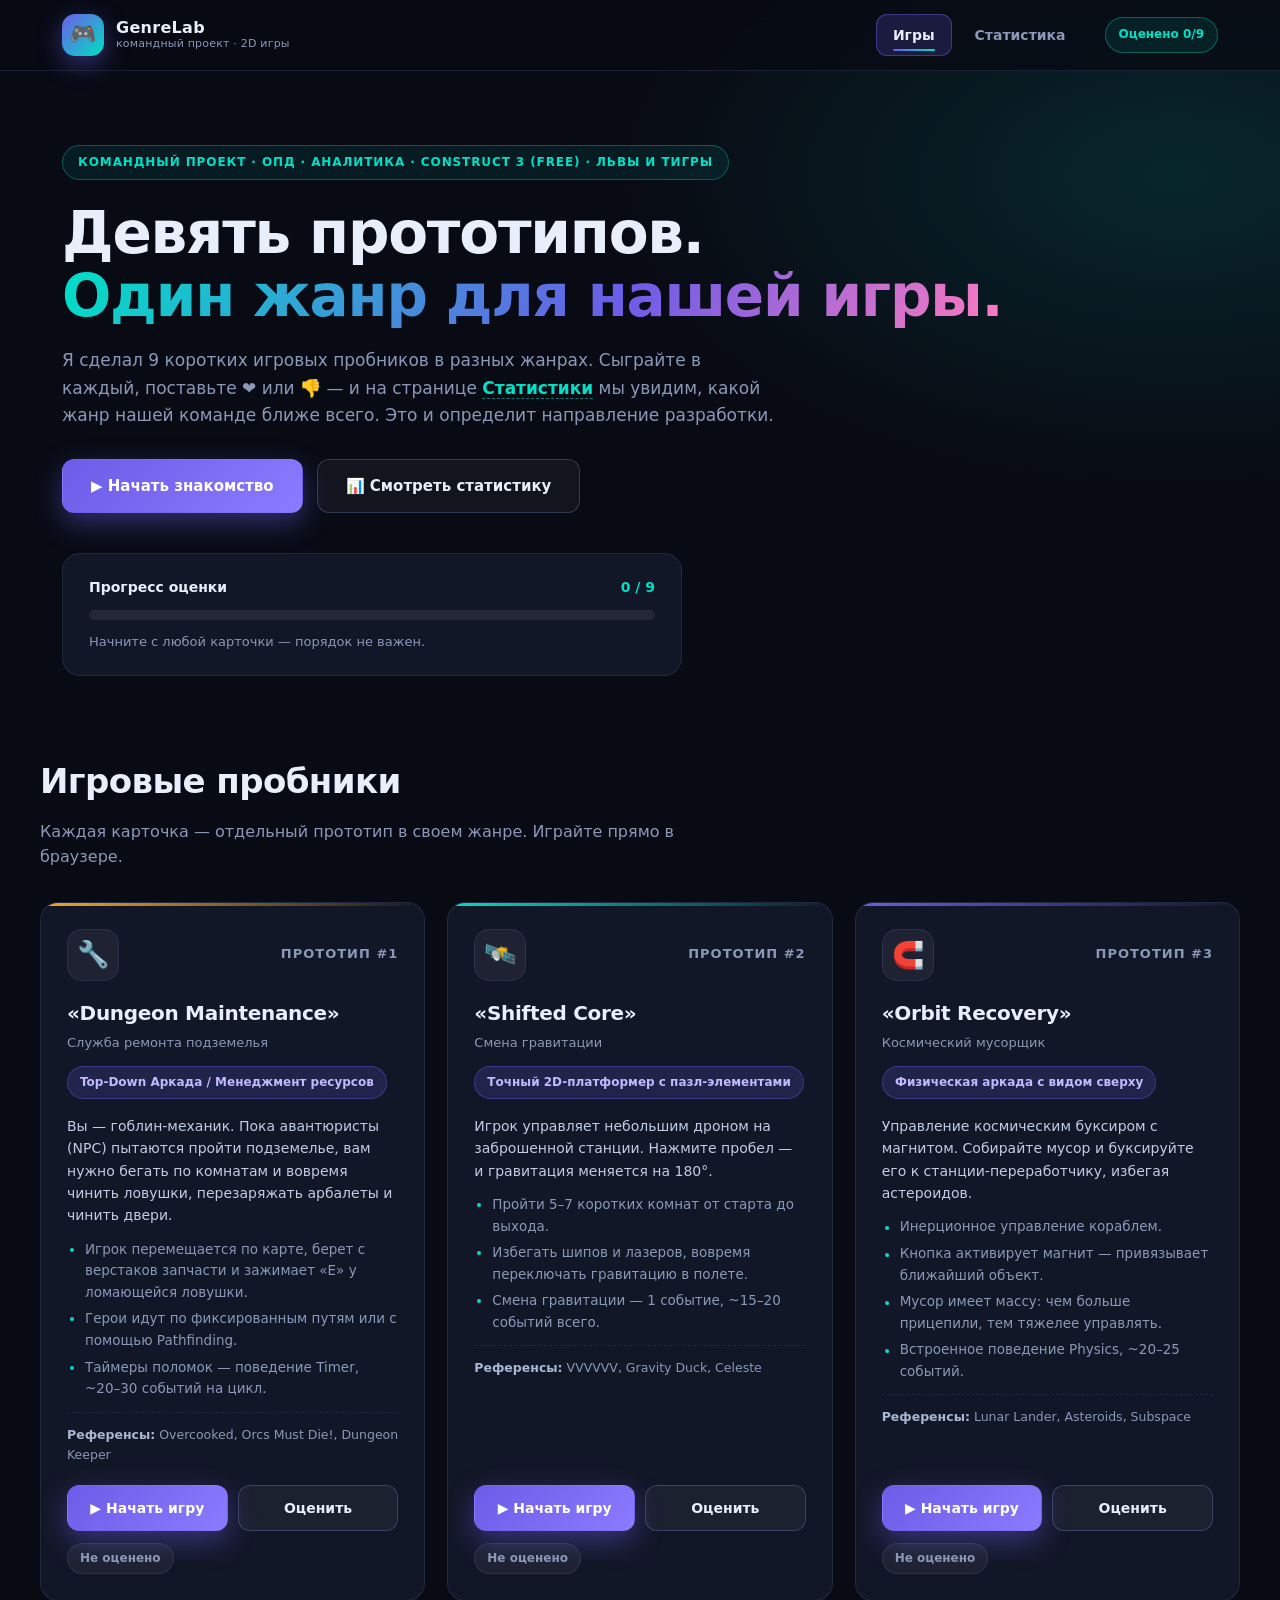
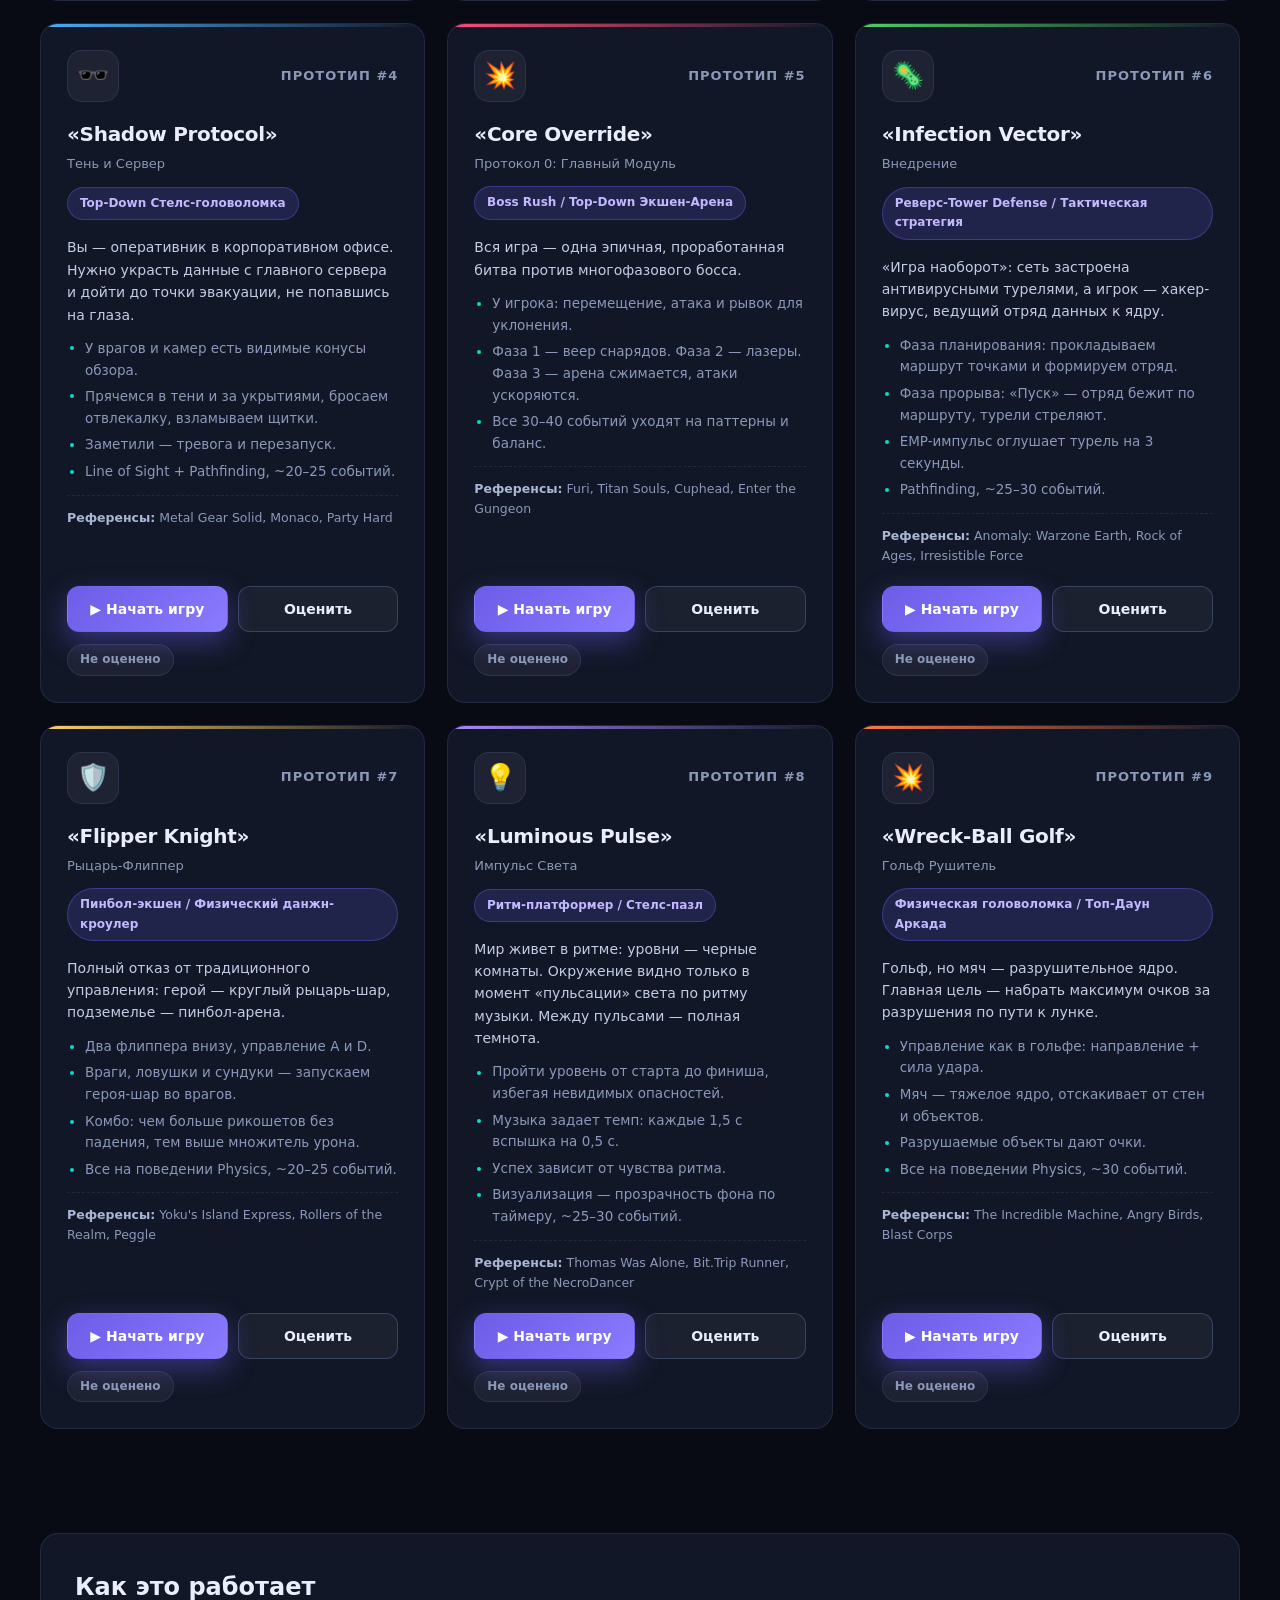
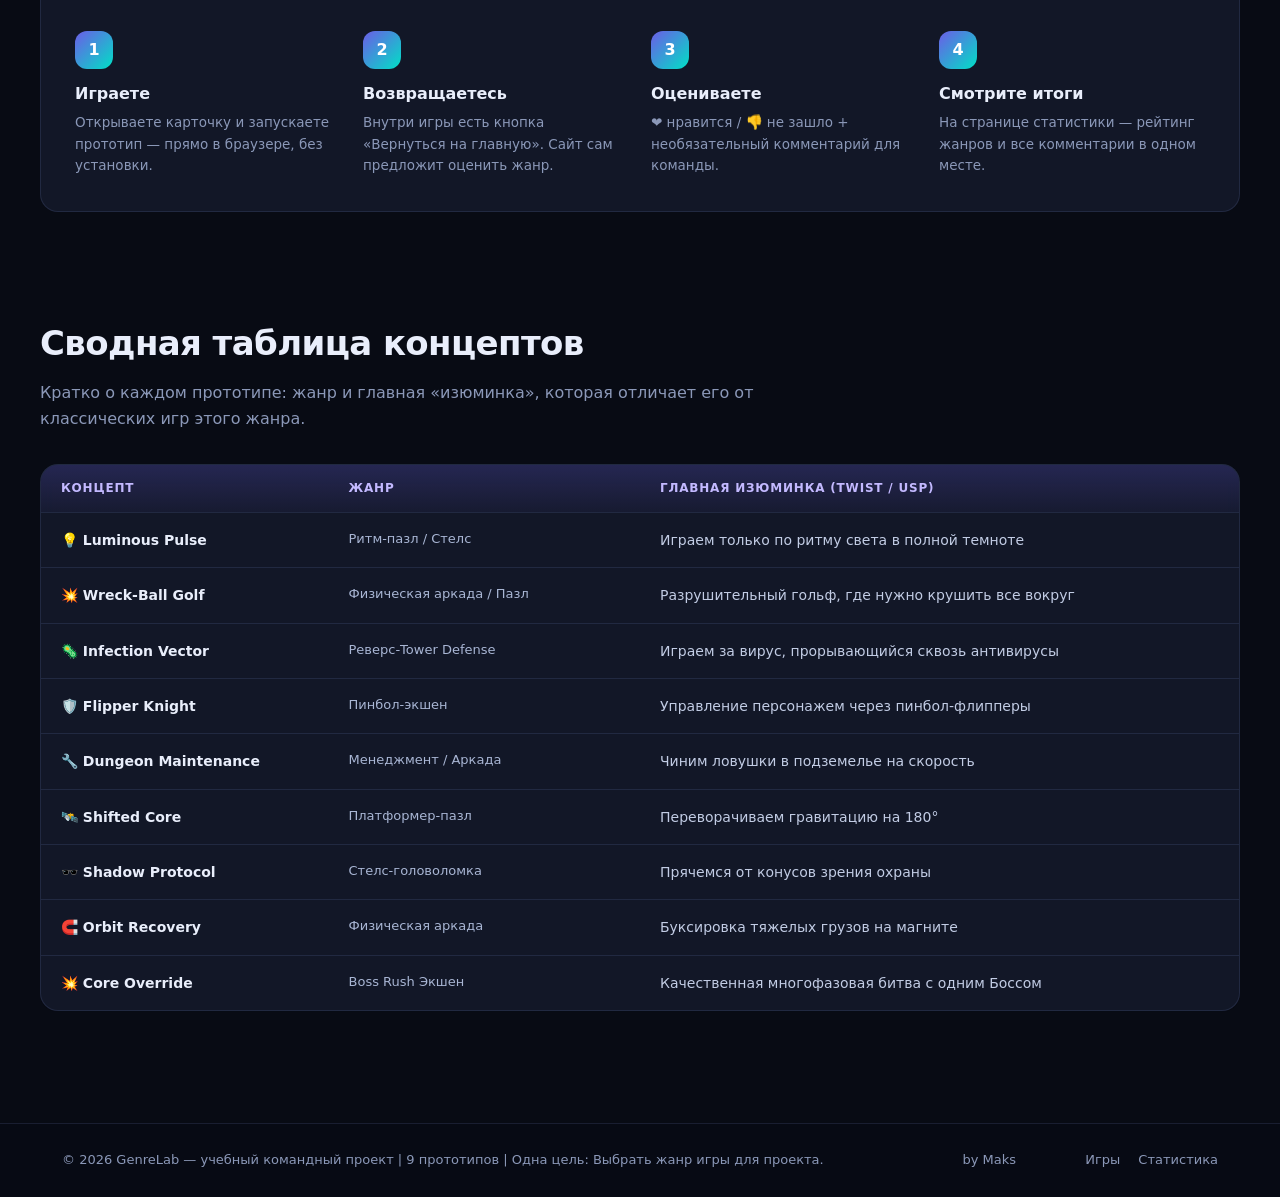
<file: index.html>
<!doctype html>
<html lang="ru">
  <head>
    <meta charset="UTF-8" />
    <meta name="viewport" content="width=device-width, initial-scale=1" />
    <title>GenreLab — 9 прототипов 2D-игр</title>
    <meta
      name="description"
      content="Командный проект: 9 игровых прототипов, оцените жанры и помогите выбрать направление разработки."
    />
    <link rel="stylesheet" href="assets/style.css" />
<!-- Иконка для большинства современных браузеров (32x32) -->
    <link rel="icon" type="image/png" sizes="32x32" href="assets/favicon/favicon-32x32.png">

    <!-- Иконка мелкого размера (16x16) -->
    <link rel="icon" type="image/png" sizes="16x16" href="assets/favicon/favicon-16x16.png">

    <!-- Основная/резервная фавиконка -->
    <link rel="shortcut icon" href="assets/favicon/favicon.ico">

    <!-- Иконка для мобильных устройств (Apple / iOS) -->
    <link rel="apple-touch-icon" sizes="180x180" href="assets/favicon/apple-touch-icon.png">
  </head>
  <body data-page="index">
    <header id="site-header"></header>

    <main class="page">
      <section class="hero">
        <div class="container">
          <div class="hero-badge">
            Командный проект · ОПД · Аналитика · Construct 3 (Free) · Львы и Тигры
          </div>
          <h1 class="hero-title">
            Девять прототипов.<br /><span class="grad"
              >Один жанр для нашей игры.</span
            >
          </h1>
          <p class="hero-lead">
            Я сделал 9   коротких игровых пробников в разных жанрах. Сыграйте в
            каждый, поставьте ❤️ или 👎 — и на странице
            <a href="stats.html">Статистики</a> мы увидим, какой жанр нашей
            команде ближе всего. Это и определит направление разработки.
          </p>
          <div class="hero-actions">
            <a class="btn btn-primary btn-lg" href="#games">▶ Начать знакомство</a>
            <a class="btn btn-ghost btn-lg" href="stats.html"
              >📊 Смотреть статистику</a
            >
          </div>

          <div class="progress-panel">
            <div class="progress-head">
              <span>Прогресс оценки</span>
              <b id="progressLabel">0 / 9</b>
            </div>
            <div class="progress-track">
              <div class="progress-fill" id="progressFill"></div>
            </div>
            <div class="progress-hint" id="progressHint">
              Начните с любой карточки — порядок не важен.
            </div>
          </div>
        </div>
      </section>

      <section class="container section" id="games">
        <div class="section-head">
          <h2>Игровые пробники</h2>
          <p>
            Каждая карточка — отдельный прототип в своем жанре. Играйте прямо в
            браузере.
          </p>
        </div>
        <div class="grid" id="gamesGrid"></div>
      </section>

      <section class="container section">
        <div class="howto">
          <h2>Как это работает</h2>
          <div class="howto-grid">
            <div class="howto-step">
              <span>1</span>
              <h4>Играете</h4>
              <p>
                Открываете карточку и запускаете прототип — прямо в браузере,
                без установки.
              </p>
            </div>
            <div class="howto-step">
              <span>2</span>
              <h4>Возвращаетесь</h4>
              <p>
                Внутри игры есть кнопка «Вернуться на главную». Сайт сам
                предложит оценить жанр.
              </p>
            </div>
            <div class="howto-step">
              <span>3</span>
              <h4>Оцениваете</h4>
              <p>
                ❤️ нравится / 👎 не зашло + необязательный комментарий для
                команды.
              </p>
            </div>
            <div class="howto-step">
              <span>4</span>
              <h4>Смотрите итоги</h4>
              <p>
                На странице статистики — рейтинг жанров и все комментарии в
                одном месте.
              </p>
            </div>
          </div>
        </div>
      </section>
    </main>

    <section class="container section" id="concepts">
      <div class="section-head">
        <h2>Сводная таблица концептов</h2>
        <p>
          Кратко о каждом прототипе: жанр и главная «изюминка», которая отличает
          его от классических игр этого жанра.
        </p>
      </div>

      <div class="concept-table-wrap">
        <table class="concept-table">
          <thead>
            <tr>
              <th style="width: 24%">Концепт</th>
              <th style="width: 26%">Жанр</th>
              <th>Главная изюминка (Twist / USP)</th>
            </tr>
          </thead>
          <tbody>
            <tr>
              <td>💡 Luminous Pulse</td>
              <td>Ритм-пазл / Стелс</td>
              <td>Играем только по ритму света в полной темноте</td>
            </tr>
            <tr>
              <td>💥 Wreck-Ball Golf</td>
              <td>Физическая аркада / Пазл</td>
              <td>Разрушительный гольф, где нужно крушить все вокруг</td>
            </tr>
            <tr>
              <td>🦠 Infection Vector</td>
              <td>Реверс-Tower Defense</td>
              <td>Играем за вирус, прорывающийся сквозь антивирусы</td>
            </tr>
            <tr>
              <td>🛡️ Flipper Knight</td>
              <td>Пинбол-экшен</td>
              <td>Управление персонажем через пинбол-флипперы</td>
            </tr>
            <tr>
              <td>🔧 Dungeon Maintenance</td>
              <td>Менеджмент / Аркада</td>
              <td>Чиним ловушки в подземелье на скорость</td>
            </tr>
            <tr>
              <td>🛰️ Shifted Core</td>
              <td>Платформер-пазл</td>
              <td>Переворачиваем гравитацию на 180°</td>
            </tr>
            <tr>
              <td>🕶️ Shadow Protocol</td>
              <td>Стелс-головоломка</td>
              <td>Прячемся от конусов зрения охраны</td>
            </tr>
            <tr>
              <td>🧲 Orbit Recovery</td>
              <td>Физическая аркада</td>
              <td>Буксировка тяжелых грузов на магните</td>
            </tr>
            <tr>
              <td>💥 Core Override</td>
              <td>Boss Rush Экшен</td>
              <td>Качественная многофазовая битва с одним Боссом</td>
            </tr>
          </tbody>
        </table>
      </div>
    </section>

    <footer id="site-footer"></footer>

    <script src="assets/api.js"></script>
    <script src="assets/app.js"></script>
  </body>
</html>
</file>
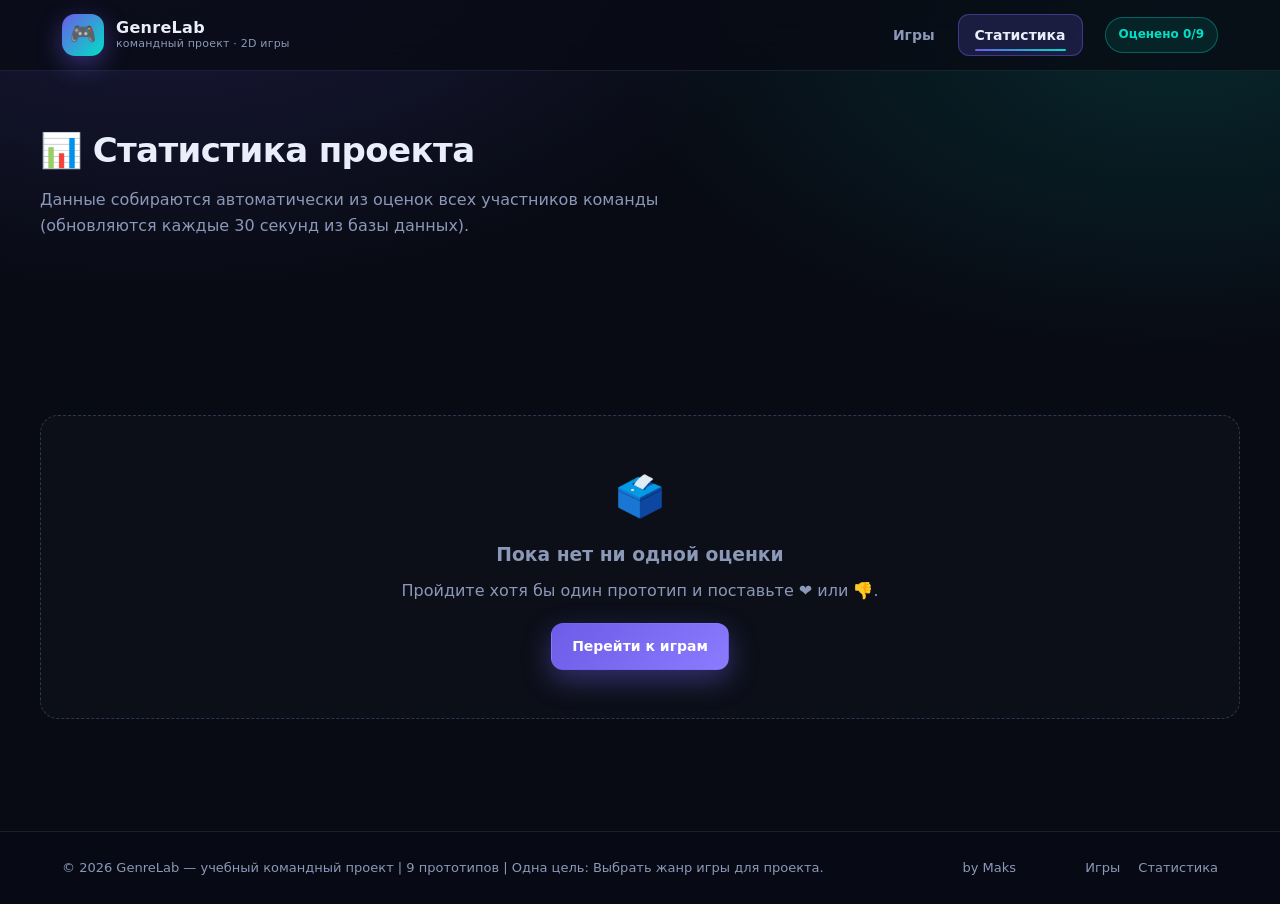
<file: stats.html>
<!doctype html>
<html lang="ru">
  <head>
    <meta charset="UTF-8" />
    <meta name="viewport" content="width=device-width, initial-scale=1" />
    <title>Статистика и рейтинг жанров — GenreLab</title>
    <link rel="stylesheet" href="assets/style.css" />

    <!-- Иконка для большинства современных браузеров (32x32) -->
    <link rel="icon" type="image/png" sizes="32x32" href="assets/favicon/favicon-32x32.png">

    <!-- Иконка мелкого размера (16x16) -->
    <link rel="icon" type="image/png" sizes="16x16" href="assets/favicon/favicon-16x16.png">

    <!-- Основная/резервная фавиконка -->
    <link rel="shortcut icon" href="assets/favicon/favicon.ico">

    <!-- Иконка для мобильных устройств (Apple / iOS) -->
    <link rel="apple-touch-icon" sizes="180x180" href="assets/favicon/apple-touch-icon.png">
    
  </head>
  <body data-page="stats">
    <header id="site-header"></header>

    <main class="page">
      <section class="container section">
        <div class="section-head">
          <h2>📊 Статистика проекта</h2>
          <p>
            Данные собираются автоматически из оценок всех участников команды
            <br>(обновляются каждые 30 секунд из базы данных).
          </p>
        </div>
        <div id="statsRoot"></div>
      </section>
    </main>

    <footer id="site-footer"></footer>

    <script src="assets/api.js"></script>
    <script src="assets/app.js"></script>
  </body>
</html>
</file>
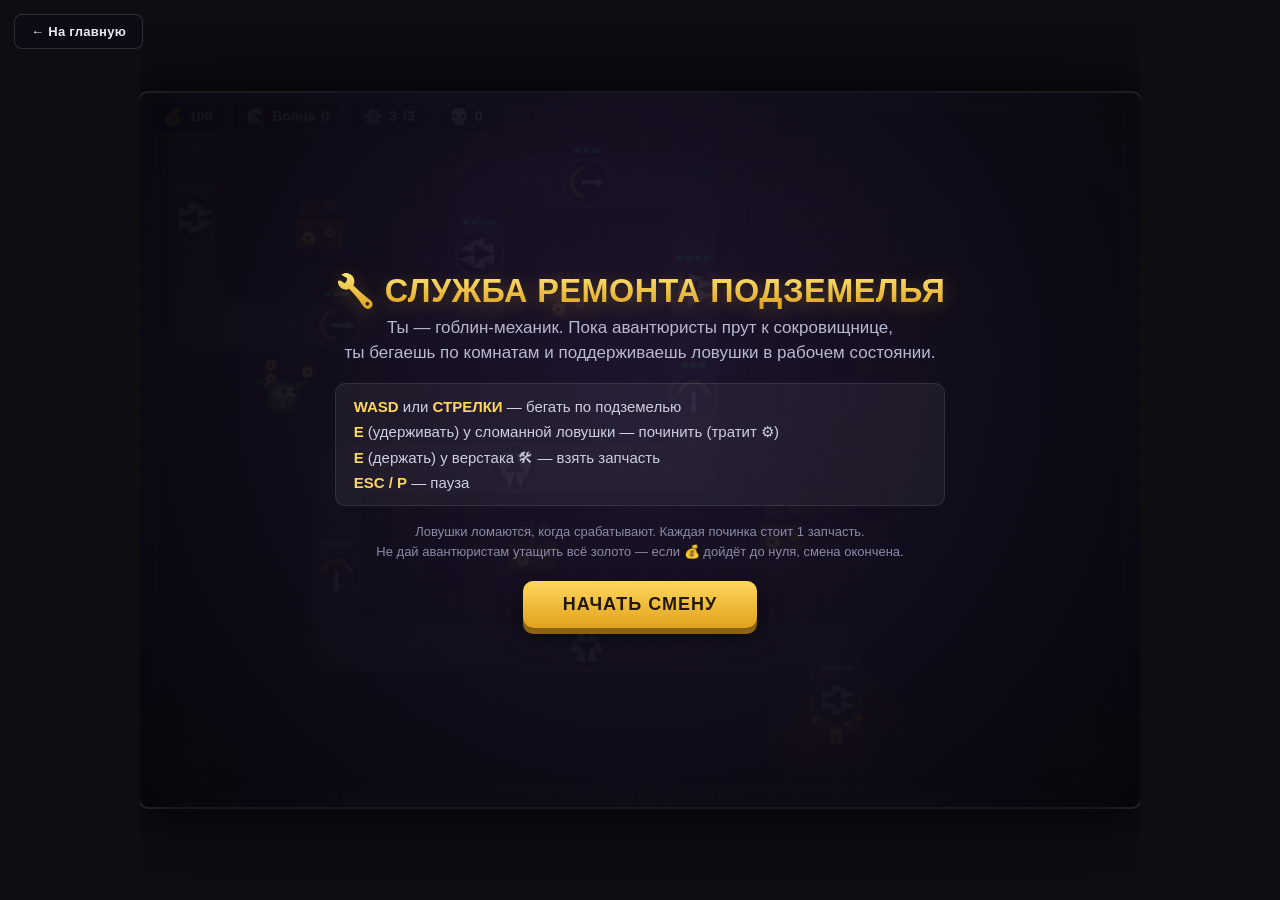
<file: game/1game.html>
<!DOCTYPE html>
<html lang="ru">
<head>
<meta charset="utf-8">
<meta name="viewport" content="width=device-width, initial-scale=1">
<title>Служба ремонта подземелья</title>
<style>
  * { box-sizing: border-box; }
  html, body {
    margin: 0; padding: 0; height: 100%;
    background: #0d0d12;
    font-family: 'Segoe UI', Roboto, Arial, sans-serif;
    color: #e8e8f0;
    display: flex; align-items: center; justify-content: center;
    overflow: hidden;
  }
  #wrap {
    position: relative;
    width: min(96vw, 96vh * 1.4);
    max-width: 1000px;
    aspect-ratio: 896 / 640;
    box-shadow: 0 0 60px rgba(0,0,0,0.9), 0 0 0 2px #2a2a3a;
    border-radius: 8px;
    overflow: hidden;
  }
  canvas {
    display: block;
    width: 100%; height: 100%;
    image-rendering: auto;
    background: #14141c;
  }
  #hud {
    position: absolute; top: 0; left: 0; right: 0;
    display: flex; gap: 8px;
    padding: 8px 10px;
    pointer-events: none;
    font-size: clamp(11px, 1.55vh, 16px);
    font-weight: 700;
    text-shadow: 0 2px 4px #000;
  }
  .stat {
    background: rgba(12,12,20,0.78);
    border: 1px solid rgba(255,255,255,0.12);
    border-radius: 8px;
    padding: 5px 12px;
    display: flex; align-items: center; gap: 6px;
    backdrop-filter: blur(4px);
  }
  .stat .ico { font-size: 1.15em; }
  #hud .spacer { flex: 1; }

  #overlay {
    position: absolute; inset: 0;
    background: radial-gradient(circle at 50% 40%, rgba(30,20,45,0.92), rgba(5,5,10,0.97));
    display: flex; align-items: center; justify-content: center;
    padding: 20px;
    transition: opacity .25s;
  }
  #overlay.hidden { opacity: 0; pointer-events: none; }
  .panel {
    text-align: center;
    max-width: 620px;
    animation: pop .3s ease-out;
  }
  @keyframes pop { from { transform: scale(.94); opacity: 0 } to { transform: scale(1); opacity: 1 } }
  .panel h1 {
    font-size: clamp(20px, 3.6vh, 40px);
    margin: 0 0 6px;
    background: linear-gradient(180deg, #ffe97a, #d99b1c);
    -webkit-background-clip: text; background-clip: text; color: transparent;
    text-shadow: 0 4px 18px rgba(255,200,60,0.25);
    letter-spacing: .5px;
  }
  .panel .sub {
    color: #b9b9cf; font-size: clamp(12px, 1.9vh, 17px);
    margin: 0 0 18px; line-height: 1.45;
  }
  .controls {
    display: flex; flex-direction: column; gap: 8px;
    background: rgba(255,255,255,0.05);
    border: 1px solid rgba(255,255,255,0.09);
    border-radius: 10px;
    padding: 14px 18px;
    margin-bottom: 16px;
    font-size: clamp(11px, 1.7vh, 15px);
    color: #cfcfe2;
    text-align: left;
  }
  .controls b { color: #ffd75e; }
  .hint { color: #8b8ba6; font-size: clamp(10px, 1.5vh, 13px); margin: 0 0 20px; line-height: 1.5; }
  button {
    font-family: inherit;
    font-size: clamp(13px, 2vh, 18px);
    font-weight: 800;
    letter-spacing: 1px;
    padding: 13px 40px;
    border: none; border-radius: 10px;
    cursor: pointer;
    color: #23180a;
    background: linear-gradient(180deg, #ffd75e, #e0a21c);
    box-shadow: 0 6px 0 #8a6210, 0 10px 22px rgba(0,0,0,.55);
    transition: transform .08s, box-shadow .08s;
  }
  button:hover { transform: translateY(-2px); box-shadow: 0 8px 0 #8a6210, 0 12px 26px rgba(0,0,0,.6); }
  button:active { transform: translateY(4px); box-shadow: 0 2px 0 #8a6210; }

  .score-big {
    font-size: clamp(22px, 3.4vh, 38px);
    color: #ffd75e; font-weight: 900;
    margin: 6px 0 14px;
  }
  .stat-row { display: flex; gap: 22px; justify-content: center; margin-bottom: 18px; flex-wrap: wrap; }
  .stat-row div { color: #b9b9cf; font-size: clamp(11px, 1.7vh, 15px); }
  .stat-row span { display: block; color: #fff; font-size: 1.5em; font-weight: 800; margin-top: 2px; }

  /* Кнопка «На главную» */
.back-to-main {
  position: fixed;
  top: 14px;
  left: 14px;
  z-index: 9999;
  padding: 9px 16px;
  font-family: 'Segoe UI', Roboto, sans-serif;
  font-size: 13px;
  font-weight: 700;
  letter-spacing: .3px;
  color: #e8e8f0;
  background: rgba(12, 12, 20, 0.82);
  border: 1px solid rgba(255, 255, 255, 0.14);
  border-radius: 8px;
  text-decoration: none;
  backdrop-filter: blur(6px);
  transition: background .15s, border-color .15s, transform .15s;
  display: inline-flex;
  align-items: center;
  gap: 6px;
}
.back-to-main:hover {
  background: rgba(30, 30, 45, 0.95);
  border-color: rgba(255, 215, 94, 0.55);
  color: #ffd75e;
  transform: translateY(-1px);
}
.back-to-main:active {
  transform: translateY(1px);
}

</style>
</head>
<body>

<a href="../index.html" id="backToMain" class="back-to-main">← На главную</a>

<div id="wrap">
  <canvas id="game"></canvas>

  <div id="hud">
    <div class="stat"><span class="ico">💰</span><span id="ui-gold">100</span></div>
    <div class="stat"><span class="ico">🌊</span>Волна <span id="ui-wave">0</span></div>
    <div class="stat"><span class="ico">⚙️</span><span id="ui-parts">3</span>/3</div>
    <div class="stat"><span class="ico">💀</span><span id="ui-score">0</span></div>
    <div class="spacer"></div>
  </div>

  <div id="overlay">
    <div class="panel" id="panel"></div>
  </div>
</div>

<script>
"use strict";

/* =========================================================
   КОНСТАНТЫ И НАСТРОЙКИ
   ========================================================= */
const TILE = 32;
const COLS = 28, ROWS = 20;
const W = COLS * TILE;   // 896
const H = ROWS * TILE;   // 640

const REPAIR_TIME = 1.1;      // секунд на починку
const REPAIR_RANGE = 46;      // радиус взаимодействия
const BENCH_RANGE = 48;
const MAX_PARTS = 3;
const BENCH_COOLDOWN = 1.8;

const clamp = (v, a, b) => Math.max(a, Math.min(b, v));
const dist  = (a, b) => Math.hypot(a.x - b.x, a.y - b.y);
const T     = (tx, ty) => ({ x: tx * TILE, y: ty * TILE });
const rnd   = (a, b) => a + Math.random() * (b - a);

/* =========================================================
   КАРТА
   ========================================================= */
const WAYPOINTS = [
  T(1.5, 1.5), T(1.5, 6.5), T(9.5, 6.5), T(9.5, 2.5), T(15.5, 2.5),
  T(15.5, 10.5), T(5.5, 10.5), T(5.5, 15.5), T(19.5, 15.5), T(19.5, 18.0)
];
const TREASURE = WAYPOINTS[WAYPOINTS.length - 1];

const TRAP_DEFS = [
  { tx: 1.5,  ty: 3.5,  type: 'spike'    },
  { tx: 5.5,  ty: 6.5,  type: 'crossbow' },
  { tx: 9.5,  ty: 4.5,  type: 'spike'    },
  { tx: 12.5, ty: 2.5,  type: 'crossbow' },
  { tx: 15.5, ty: 5.5,  type: 'spike'    },
  { tx: 15.5, ty: 8.5,  type: 'crossbow' },
  { tx: 10.5, ty: 10.5, type: 'spike'    },
  { tx: 5.5,  ty: 13.5, type: 'crossbow' },
  { tx: 12.5, ty: 15.5, type: 'spike'    },
  { tx: 19.5, ty: 17.0, type: 'spike'    },
];

const BENCH_DEFS = [
  T(5.0, 4.0), T(12.0, 6.0), T(11.0, 13.0), T(18.0, 12.5)
];

const TRAP_TYPES = {
  spike:    { radius: 32, damage: 20, cooldown: 1.05, durability: 4, name: 'Шипы' },
  crossbow: { radius: 36, damage: 34, cooldown: 1.80, durability: 3, name: 'Арбалет' },
};

const ADV_TYPES = {
  thief:  { hp: 50,  speed: 92, color: '#f1c40f', dark:'#8a6d09', steal: 12, reward: 1, name: 'Вор' },
  warrior:{ hp: 110, speed: 68, color: '#e74c3c', dark:'#7d2419', steal: 20, reward: 2, name: 'Воин' },
  mage:   { hp: 75,  speed: 80, color: '#9b59b6', dark:'#4f2a5e', steal: 25, reward: 2, name: 'Маг' },
  knight: { hp: 200, speed: 52, color: '#95a5a6', dark:'#4b5556', steal: 30, reward: 3, name: 'Рыцарь' },
};

/* =========================================================
   СОСТОЯНИЕ
   ========================================================= */
const canvas = document.getElementById('game');
const ctx = canvas.getContext('2d');
canvas.width = W; canvas.height = H;

const keys = {};
let state = 'menu';           // menu | playing | paused | gameover
let time = 0;

let player, traps, benches, adventurers, particles, floatTexts;
let gold, wave, score, killsCount;
let waveActive, spawnQueue, spawnTimer, prepTimer;
let banner, shake, bgCanvas;

/* =========================================================
   ИНИЦИАЛИЗАЦИЯ
   ========================================================= */
function pathAngleAt(p) {
  let best = 0, bestD = Infinity;
  for (let i = 0; i < WAYPOINTS.length - 1; i++) {
    const a = WAYPOINTS[i], b = WAYPOINTS[i + 1];
    const mx = (a.x + b.x) / 2, my = (a.y + b.y) / 2;
    const d = Math.hypot(p.x - mx, p.y - my);
    if (d < bestD) { bestD = d; best = Math.atan2(b.y - a.y, b.x - a.x); }
  }
  return best;
}

function resetGame() {
  player = {
    x: T(4.0, 8.5).x, y: T(4.0, 8.5).y,
    speed: 205, parts: MAX_PARTS,
    faceX: 1, faceY: 0,
    repairingTrap: null, repairProgress: 0,
    bob: 0
  };

  traps = TRAP_DEFS.map(d => {
    const cfg = TRAP_TYPES[d.type];
    const p = T(d.tx, d.ty);
    return {
      x: p.x, y: p.y, type: d.type, cfg,
      angle: pathAngleAt(p),
      radius: cfg.radius,
      damage: cfg.damage,
      maxCooldown: cfg.cooldown,
      cooldown: 0,
      durability: cfg.durability,
      maxDurability: cfg.durability,
      broken: false,
      flash: 0,
      shake: 0
    };
  });

  benches = BENCH_DEFS.map(p => ({ x: p.x, y: p.y, cd: 0, bob: Math.random() * 6 }));

  adventurers = [];
  particles = [];
  floatTexts = [];

  gold = 100;
  wave = 0;
  score = 0;
  killsCount = 0;

  waveActive = false;
  spawnQueue = [];
  spawnTimer = 0;
  prepTimer = 3.0;

  banner = { text: '', sub: '', life: 0 };
  shake = 0;
  time = 0;
}

/* =========================================================
   ВСПОМОГАТЕЛЬНОЕ
   ========================================================= */
function burst(x, y, color, n, speedMul = 1) {
  for (let i = 0; i < n; i++) {
    const a = Math.random() * Math.PI * 2;
    const sp = rnd(40, 150) * speedMul;
    particles.push({
      x, y,
      vx: Math.cos(a) * sp,
      vy: Math.sin(a) * sp,
      life: rnd(0.35, 0.8),
      max: 0.8,
      color,
      size: rnd(2, 4.5)
    });
  }
}

function addFloat(x, y, text, color) {
  floatTexts.push({ x, y, text, color, life: 1.0, vy: -34 });
}

function showBanner(text, sub = '', life = 2.2) {
  banner = { text, sub, life };
}

/* =========================================================
   ВОЛНЫ
   ========================================================= */
function buildWave(n) {
  const q = [];
  const count = Math.min(2 + Math.floor(n * 0.9), 12);
  for (let i = 0; i < count; i++) {
    let t = 'thief';
    const r = Math.random();
    if (n >= 2 && r < 0.30) t = 'warrior';
    else if (n >= 4 && r > 0.82) t = 'knight';
    else if (n >= 3 && r > 0.55 && r < 0.72) t = 'mage';
    q.push(t);
  }
  return q;
}

function spawnAdventurer(typeKey) {
  const t = ADV_TYPES[typeKey];
  adventurers.push({
    type: typeKey,
    x: WAYPOINTS[0].x + rnd(-8, 8),
    y: WAYPOINTS[0].y + rnd(-8, 8),
    hp: t.hp, maxHp: t.hp,
    speed: t.speed * rnd(0.92, 1.08),
    color: t.color, dark: t.dark,
    wpIndex: 1,
    offX: rnd(-9, 9), offY: rnd(-9, 9),
    trapTimers: new Array(traps.length).fill(0),
    hurt: 0,
    bob: Math.random() * 6,
    dead: false
  });
  burst(WAYPOINTS[0].x, WAYPOINTS[0].y, t.color, 8, 0.6);
}

/* =========================================================
   ОБНОВЛЕНИЕ
   ========================================================= */
function update(dt) {
  time += dt;

  if (banner.life > 0) banner.life -= dt;
  if (shake > 0) shake = Math.max(0, shake - dt * 3);

  /* ---------- Игрок ---------- */
  let mx = 0, my = 0;
  if (keys['KeyW'] || keys['ArrowUp'])    my -= 1;
  if (keys['KeyS'] || keys['ArrowDown'])  my += 1;
  if (keys['KeyA'] || keys['ArrowLeft'])  mx -= 1;
  if (keys['KeyD'] || keys['ArrowRight']) mx += 1;

  if (mx || my) {
    const l = Math.hypot(mx, my);
    mx /= l; my /= l;
    player.x += mx * player.speed * dt;
    player.y += my * player.speed * dt;
    player.faceX = mx; player.faceY = my;
    player.bob += dt * 14;
  } else {
    player.bob += dt * 4;
  }
  player.x = clamp(player.x, 26, W - 26);
  player.y = clamp(player.y, 26, H - 26);

  /* ---------- Верстаки (перезарядка) ---------- */
  for (const b of benches) if (b.cd > 0) b.cd -= dt;

  /* ---------- Взаимодействие (E) ---------- */
  const eHeld = !!keys['KeyE'];

  // ближайшая сломанная ловушка
  let bestTrap = null, bestD = REPAIR_RANGE;
  for (const tr of traps) {
    if (!tr.broken) continue;
    const d = Math.hypot(tr.x - player.x, tr.y - player.y);
    if (d < bestD) { bestD = d; bestTrap = tr; }
  }

  let busy = false;
  if (bestTrap && eHeld && player.parts > 0) {
    busy = true;
    if (player.repairingTrap !== bestTrap) {
      player.repairingTrap = bestTrap;
      player.repairProgress = 0;
    }
    player.repairProgress += dt;
    if (Math.random() < 0.35) {
      burst(bestTrap.x + rnd(-14, 14), bestTrap.y + rnd(-14, 14), '#ffd75e', 1, 0.4);
    }
    if (player.repairProgress >= REPAIR_TIME) {
      bestTrap.broken = false;
      bestTrap.durability = bestTrap.maxDurability;
      bestTrap.cooldown = 0.5;
      player.parts--;
      player.repairProgress = 0;
      player.repairingTrap = null;
      burst(bestTrap.x, bestTrap.y, '#7CFC00', 16, 1.2);
      addFloat(bestTrap.x, bestTrap.y - 22, 'ПОЧИНЕНО', '#7CFC00');
      busy = false;
    }
  } else {
    player.repairingTrap = null;
    player.repairProgress = 0;
  }

  // верстаки
  if (!busy && eHeld) {
    for (const b of benches) {
      if (b.cd > 0) continue;
      if (Math.hypot(b.x - player.x, b.y - player.y) < BENCH_RANGE) {
        if (player.parts < MAX_PARTS) {
          player.parts++;
          b.cd = BENCH_COOLDOWN;
          addFloat(b.x, b.y - 24, '+1 ⚙', '#ffd75e');
          burst(b.x, b.y - 6, '#ffd75e', 9, 0.8);
        }
        break;
      }
    }
  }

  /* ---------- Ловушки ---------- */
  for (const tr of traps) {
    if (tr.flash > 0) tr.flash -= dt;
    if (tr.shake > 0) tr.shake -= dt;
    if (tr.cooldown > 0) tr.cooldown -= dt;

    if (tr.broken) continue;

    for (const a of adventurers) {
      if (a.dead) continue;
      if (a.trapTimers[traps.indexOf(tr)] > 0) continue;
      if (Math.hypot(tr.x - a.x, tr.y - a.y) < tr.radius) {
        // СРАБОТАЛА
        a.trapTimers[traps.indexOf(tr)] = tr.maxCooldown;
        a.hp -= tr.damage;
        a.hurt = 0.22;
        tr.durability--;
        tr.flash = 0.28;
        tr.shake = 0.25;
        burst(a.x, a.y, '#ff5a4a', 10, 1.1);
        addFloat(a.x, a.y - 16, '-' + tr.damage, '#ff7a6a');

        if (tr.durability <= 0) {
          tr.broken = true;
          tr.durability = 0;
          burst(tr.x, tr.y, '#ff9f1a', 20, 1.3);
          addFloat(tr.x, tr.y - 24, 'СЛОМАНО!', '#ff5a4a');
          shake = Math.max(shake, 0.35);
        }
        break;
      }
    }
  }

  /* ---------- Спавн ---------- */
  if (waveActive) {
    if (spawnQueue.length) {
      spawnTimer -= dt;
      if (spawnTimer <= 0) {
        spawnAdventurer(spawnQueue.shift());
        spawnTimer = Math.max(0.42, 1.25 - wave * 0.045);
      }
    } else if (adventurers.length === 0) {
      waveActive = false;
      prepTimer = 4.0;
      const bonus = 10 + wave * 2;
      gold = Math.min(200, gold + bonus);
      addFloat(TREASURE.x, TREASURE.y - 60, '+' + bonus + ' 💰', '#7CFC00');
      showBanner('ВОЛНА ' + wave + ' ОТБИТА!', 'Награда: +' + bonus + ' золота', 2.6);
    }
  } else {
    prepTimer -= dt;
    if (prepTimer <= 0) {
      wave++;
      startWave(wave);
    }
  }

  /* ---------- Авантюристы ---------- */
  for (let i = adventurers.length - 1; i >= 0; i--) {
    const a = adventurers[i];

    if (a.hurt > 0) a.hurt -= dt;
    a.bob += dt * 9;

    for (let k = 0; k < a.trapTimers.length; k++) {
      if (a.trapTimers[k] > 0) a.trapTimers[k] -= dt;
    }

    // смерть
    if (a.hp <= 0 && !a.dead) {
      a.dead = true;
      killsCount++;
      score += ADV_TYPES[a.type].reward * 10;
      burst(a.x, a.y, a.color, 18, 1.4);
      burst(a.x, a.y, '#ffffff', 8, 1.0);
      addFloat(a.x, a.y - 20, '+' + (ADV_TYPES[a.type].reward * 10), '#7CFC00');
      adventurers.splice(i, 1);
      continue;
    }

    // движение по пути
    const wp = WAYPOINTS[a.wpIndex];
    const tx = wp.x + a.offX;
    const ty = wp.y + a.offY;
    const dx = tx - a.x, dy = ty - a.y;
    const d = Math.hypot(dx, dy);

    if (d < 4) {
      a.wpIndex++;
      a.offX = rnd(-9, 9);
      a.offY = rnd(-9, 9);
      if (a.wpIndex >= WAYPOINTS.length) {
        // ДОБРАЛСЯ ДО СОКРОВИЩНИЦЫ
        const st = ADV_TYPES[a.type].steal;
        gold -= st;
        shake = 1.0;
        burst(a.x, a.y, '#ffd75e', 24, 1.6);
        addFloat(a.x, a.y - 30, '-' + st + ' 💰', '#ff5a4a');
        adventurers.splice(i, 1);
        if (gold <= 0) {
          gold = 0;
          gameOver();
        }
        continue;
      }
    } else {
      a.x += (dx / d) * a.speed * dt;
      a.y += (dy / d) * a.speed * dt;
    }
  }

  /* ---------- Частицы ---------- */
  for (let i = particles.length - 1; i >= 0; i--) {
    const p = particles[i];
    p.life -= dt;
    if (p.life <= 0) { particles.splice(i, 1); continue; }
    p.x += p.vx * dt;
    p.y += p.vy * dt;
    p.vx *= 0.94;
    p.vy *= 0.94;
    p.vy += 60 * dt;
  }

  /* ---------- Всплывающий текст ---------- */
  for (let i = floatTexts.length - 1; i >= 0; i--) {
    const f = floatTexts[i];
    f.life -= dt * 1.1;
    f.y += f.vy * dt;
    f.vy *= 0.94;
    if (f.life <= 0) floatTexts.splice(i, 1);
  }
}

function startWave(n) {
  waveActive = true;
  spawnQueue = buildWave(n);
  spawnTimer = 0.4;
  showBanner('ВОЛНА ' + n, 'Авантюристы идут! (' + spawnQueue.length + ')', 2.2);
}

function gameOver() {
  state = 'gameover';
  showOverlay(`
    <h1>☠️ ПОДЗЕМЕЛЬЕ РАЗГРАБЛЕНО</h1>
    <p class="sub">Сокровищница опустела. Начальник подземелья очень недоволен...</p>
    <div class="score-big">Очков: ${score}</div>
    <div class="stat-row">
      <div>Волн пройдено<span>${Math.max(0, wave - 1)}</span></div>
      <div>Авантюристов убито<span>${killsCount}</span></div>
    </div>
    <button id="startBtn">ПОПРОБОВАТЬ СНОВА</button>
  `);
}

/* =========================================================
   ОТРИСОВКА
   ========================================================= */
function buildBg() {
  bgCanvas = document.createElement('canvas');
  bgCanvas.width = W; bgCanvas.height = H;
  const b = bgCanvas.getContext('2d');

  // пол
  b.fillStyle = '#1b1b24';
  b.fillRect(0, 0, W, H);
  for (let y = 0; y < ROWS; y++) {
    for (let x = 0; x < COLS; x++) {
      const v = Math.random();
      b.fillStyle = v < 0.14 ? '#23232f' : (v < 0.30 ? '#1d1d27' : '#20202b');
      b.fillRect(x * TILE, y * TILE, TILE, TILE);
      b.strokeStyle = 'rgba(0,0,0,0.22)';
      b.lineWidth = 1;
      b.strokeRect(x * TILE + 0.5, y * TILE + 0.5, TILE - 1, TILE - 1);
    }
  }

  // дорожка
  const path = new Path2D();
  path.moveTo(WAYPOINTS[0].x, WAYPOINTS[0].y);
  for (let i = 1; i < WAYPOINTS.length; i++) path.lineTo(WAYPOINTS[i].x, WAYPOINTS[i].y);

  b.lineJoin = 'round'; b.lineCap = 'round';

  b.strokeStyle = 'rgba(0,0,0,0.45)';
  b.lineWidth = 50; b.stroke(path);

  b.strokeStyle = '#32323f';
  b.lineWidth = 46; b.stroke(path);

  b.strokeStyle = '#3c3c4c';
  b.lineWidth = 38; b.stroke(path);

  b.setLineDash([9, 15]);
  b.strokeStyle = 'rgba(210,185,120,0.13)';
  b.lineWidth = 3;
  b.stroke(path);
  b.setLineDash([]);

  // границы
  b.fillStyle = '#2b2b37';
  b.fillRect(0, 0, W, 14);
  b.fillRect(0, H - 14, W, 14);
  b.fillRect(0, 0, 14, H);
  b.fillRect(W - 14, 0, 14, H);

  b.strokeStyle = '#3f3f52';
  b.lineWidth = 2;
  b.strokeRect(14, 14, W - 28, H - 28);

  // кирпичики на стенах
  b.strokeStyle = 'rgba(0,0,0,0.35)';
  b.lineWidth = 1;
  for (let x = 0; x < W; x += 24) {
    b.beginPath(); b.moveTo(x, 0); b.lineTo(x, 14); b.stroke();
    b.beginPath(); b.moveTo(x + 12, H - 14); b.lineTo(x + 12, H); b.stroke();
  }
  for (let y = 0; y < H; y += 24) {
    b.beginPath(); b.moveTo(0, y); b.lineTo(14, y); b.stroke();
    b.beginPath(); b.moveTo(W - 14, y + 12); b.lineTo(W, y + 12); b.stroke();
  }

  // факелы по углам
  const torchSpots = [[30, 30], [W - 30, 30], [30, H - 30], [W - 30, H - 30]];
  for (const [tx, ty] of torchSpots) {
    const g = b.createRadialGradient(tx, ty, 2, tx, ty, 90);
    g.addColorStop(0, 'rgba(255,170,60,0.22)');
    g.addColorStop(1, 'rgba(255,170,60,0)');
    b.fillStyle = g;
    b.beginPath(); b.arc(tx, ty, 90, 0, 7); b.fill();
  }
}

function drawGear(x, y, r, color) {
  ctx.save();
  ctx.translate(x, y);
  ctx.fillStyle = color;
  for (let i = 0; i < 8; i++) {
    const a = i / 8 * Math.PI * 2;
    ctx.beginPath();
    ctx.arc(Math.cos(a) * r * 0.72, Math.sin(a) * r * 0.72, r * 0.34, 0, 7);
    ctx.fill();
  }
  ctx.beginPath(); ctx.arc(0, 0, r * 0.82, 0, 7); ctx.fill();
  ctx.fillStyle = '#2a2a2a';
  ctx.beginPath(); ctx.arc(0, 0, r * 0.3, 0, 7); ctx.fill();
  ctx.restore();
}

function drawTreasure(t) {
  const pulse = 1 + Math.sin(t * 3) * 0.07;
  ctx.save();
  ctx.translate(TREASURE.x, TREASURE.y);

  const g = ctx.createRadialGradient(0, 0, 4, 0, 0, 68 * pulse);
  g.addColorStop(0, 'rgba(255,215,0,0.32)');
  g.addColorStop(1, 'rgba(255,215,0,0)');
  ctx.fillStyle = g;
  ctx.beginPath(); ctx.arc(0, 0, 68 * pulse, 0, 7); ctx.fill();

  ctx.fillStyle = 'rgba(0,0,0,0.4)';
  ctx.beginPath(); ctx.ellipse(0, 16, 26, 9, 0, 0, 7); ctx.fill();

  ctx.fillStyle = '#5c3a1c';
  ctx.fillRect(-22, -4, 44, 26);
  ctx.fillStyle = '#7d5127';
  ctx.beginPath();
  ctx.moveTo(-22, -4);
  ctx.quadraticCurveTo(0, -28, 22, -4);
  ctx.closePath();
  ctx.fill();

  ctx.fillStyle = '#3b2410';
  ctx.fillRect(-22, 6, 44, 3);

  ctx.fillStyle = '#ffd75e';
  ctx.fillRect(-5, -6, 10, 14);
  ctx.fillStyle = '#8a6210';
  ctx.fillRect(-2, 0, 4, 6);

  for (let i = 0; i < 6; i++) {
    const a = t * 1.4 + i * 1.05;
    ctx.fillStyle = i % 2 ? '#ffe97a' : '#ffc107';
    ctx.beginPath();
    ctx.arc(Math.cos(a) * 20, -16 + Math.sin(a * 2.1) * 5, 3, 0, 7);
    ctx.fill();
  }
  ctx.restore();
}

function drawBench(b, t) {
  ctx.save();
  ctx.translate(b.x, b.y);

  ctx.fillStyle = 'rgba(0,0,0,0.4)';
  ctx.beginPath(); ctx.ellipse(0, 14, 22, 7, 0, 0, 7); ctx.fill();

  // стол
  ctx.fillStyle = '#5a3d22';
  ctx.fillRect(-22, -14, 44, 26);
  ctx.fillStyle = '#6f4c2b';
  ctx.fillRect(-22, -14, 44, 6);
  ctx.strokeStyle = '#33220f';
  ctx.lineWidth = 2;
  ctx.strokeRect(-22, -14, 44, 26);

  // доски
  ctx.strokeStyle = 'rgba(0,0,0,0.3)';
  ctx.lineWidth = 1;
  ctx.beginPath(); ctx.moveTo(-22, -2); ctx.lineTo(22, -2); ctx.stroke();

  // шестерёнки на столе
  drawGear(-9, 2, 6, b.cd > 0 ? '#6b6b6b' : '#ffd75e');
  drawGear(10, -3, 4.5, b.cd > 0 ? '#5a5a5a' : '#e0a21c');

  // индикатор готовности
  if (b.cd > 0) {
    ctx.fillStyle = 'rgba(0,0,0,0.6)';
    ctx.fillRect(-20, -24, 40, 5);
    ctx.fillStyle = '#e74c3c';
    ctx.fillRect(-19, -23, 38 * (1 - b.cd / BENCH_COOLDOWN), 3);
  } else {
    const glow = 0.4 + Math.sin(t * 5) * 0.25;
    ctx.fillStyle = `rgba(255,215,94,${glow})`;
    ctx.font = 'bold 12px Segoe UI, sans-serif';
    ctx.textAlign = 'center';
    ctx.fillText('[E] ⚙', 0, -22);
  }
  ctx.restore();
}

function drawTrap(tr, t) {
  ctx.save();
  ctx.translate(tr.x, tr.y);
  if (tr.shake > 0) {
    ctx.translate(rnd(-3, 3), rnd(-3, 3));
  }

  const broken = tr.broken;

  // основание
  ctx.fillStyle = broken ? '#2e1c1c' : '#2a2a36';
  ctx.beginPath(); ctx.arc(0, 0, 21, 0, 7); ctx.fill();
  ctx.strokeStyle = broken ? '#8b2b2b' : '#4e4e63';
  ctx.lineWidth = 2.5;
  ctx.stroke();

  ctx.save();
  ctx.rotate(tr.angle);

  if (tr.type === 'spike') {
    for (let i = 0; i < 6; i++) {
      const a = i / 6 * Math.PI * 2;
      const px = Math.cos(a) * 10, py = Math.sin(a) * 10;
      ctx.beginPath();
      ctx.moveTo(px - 5, py + 5);
      ctx.lineTo(px, py - 11);
      ctx.lineTo(px + 5, py + 5);
      ctx.closePath();
      ctx.fillStyle = broken ? '#584747' : (tr.flash > 0 ? '#ffffff' : '#bcc5d4');
      ctx.fill();
      ctx.strokeStyle = 'rgba(0,0,0,0.4)';
      ctx.lineWidth = 1;
      ctx.stroke();
    }
  } else {
    // арбалет
    ctx.strokeStyle = broken ? '#584747' : '#a08050';
    ctx.lineWidth = 4;
    ctx.beginPath();
    ctx.arc(0, 0, 13, Math.PI * 0.55, Math.PI * 1.45);
    ctx.stroke();

    ctx.strokeStyle = broken ? '#3d3030' : (tr.flash > 0 ? '#ffffff' : '#d8d8e8');
    ctx.lineWidth = 3;
    ctx.beginPath();
    ctx.moveTo(-4, 0); ctx.lineTo(15, 0);
    ctx.stroke();

    ctx.beginPath();
    ctx.moveTo(15, 0); ctx.lineTo(9, -4); ctx.lineTo(9, 4);
    ctx.closePath();
    ctx.fillStyle = broken ? '#3d3030' : (tr.flash > 0 ? '#ffffff' : '#d8d8e8');
    ctx.fill();
  }
  ctx.restore();

  // вспышка
  if (tr.flash > 0 && !broken) {
    ctx.globalAlpha = tr.flash / 0.28 * 0.6;
    ctx.fillStyle = '#ffffff';
    ctx.beginPath(); ctx.arc(0, 0, 24, 0, 7); ctx.fill();
    ctx.globalAlpha = 1;
  }

  // индикатор прочности
  if (!broken) {
    const pipW = 6, gap = 2;
    const totalW = tr.maxDurability * pipW + (tr.maxDurability - 1) * gap;
    let px = -totalW / 2;
    for (let i = 0; i < tr.maxDurability; i++) {
      ctx.fillStyle = i < tr.durability
        ? (tr.durability === 1 ? '#e74c3c' : tr.durability <= 2 ? '#f1c40f' : '#2ecc71')
        : 'rgba(255,255,255,0.12)';
      ctx.fillRect(px, -30, pipW, 4);
      px += pipW + gap;
    }
  } else {
    // крест
    const pulse = 0.55 + Math.sin(t * 7) * 0.35;
    ctx.globalAlpha = pulse;
    ctx.strokeStyle = '#ff4d3d';
    ctx.lineWidth = 3.5;
    ctx.beginPath();
    ctx.moveTo(-9, -9); ctx.lineTo(9, 9);
    ctx.moveTo(9, -9); ctx.lineTo(-9, 9);
    ctx.stroke();
    ctx.globalAlpha = 1;

    // подсказка
    const d = Math.hypot(tr.x - player.x, tr.y - player.y);
    if (d < REPAIR_RANGE && player.parts > 0) {
      ctx.fillStyle = 'rgba(255,215,94,0.95)';
      ctx.font = 'bold 11px Segoe UI, sans-serif';
      ctx.textAlign = 'center';
      ctx.fillText('УДЕРЖИВАЙ [E]', 0, -38);
    } else if (d < REPAIR_RANGE && player.parts === 0) {
      ctx.fillStyle = 'rgba(255,90,74,0.95)';
      ctx.font = 'bold 11px Segoe UI, sans-serif';
      ctx.textAlign = 'center';
      ctx.fillText('НУЖНА ЗАПЧАСТЬ!', 0, -38);
    }
  }

  ctx.restore();
}

function drawAdventurer(a, t) {
  const s = ADV_TYPES[a.type];
  ctx.save();
  ctx.translate(a.x, a.y);

  const bobY = Math.sin(a.bob) * 1.6;

  // тень
  ctx.fillStyle = 'rgba(0,0,0,0.4)';
  ctx.beginPath(); ctx.ellipse(0, 11, 11, 5, 0, 0, 7); ctx.fill();

  // тело
  ctx.save();
  ctx.translate(0, bobY);

  if (a.hurt > 0) {
    ctx.globalAlpha = 0.5 + Math.sin(t * 40) * 0.5;
  }

  const grd = ctx.createRadialGradient(-3, -4, 2, 0, 0, 13);
  grd.addColorStop(0, s.color);
  grd.addColorStop(1, s.dark);
  ctx.fillStyle = grd;
  ctx.beginPath(); ctx.arc(0, 0, 11, 0, 7); ctx.fill();

  ctx.strokeStyle = 'rgba(0,0,0,0.55)';
  ctx.lineWidth = 2;
  ctx.stroke();

  ctx.globalAlpha = 1;

  // капюшон / шлем
  ctx.fillStyle = 'rgba(255,255,255,0.22)';
  ctx.beginPath(); ctx.arc(-3, -4, 5.5, 0, 7); ctx.fill();

  // глаза
  ctx.fillStyle = '#0d0d12';
  ctx.beginPath(); ctx.arc(-3.5, -1, 1.8, 0, 7); ctx.fill();
  ctx.beginPath(); ctx.arc(3.5, -1, 1.8, 0, 7); ctx.fill();

  ctx.restore();

  // полоса здоровья
  if (a.hp < a.maxHp) {
    const w = 28;
    ctx.fillStyle = 'rgba(0,0,0,0.75)';
    ctx.fillRect(-w / 2 - 1, -24, w + 2, 6);
    const ratio = clamp(a.hp / a.maxHp, 0, 1);
    ctx.fillStyle = ratio > 0.5 ? '#2ecc71' : ratio > 0.25 ? '#f1c40f' : '#e74c3c';
    ctx.fillRect(-w / 2, -23, w * ratio, 4);
  }

  ctx.restore();
}

function drawPlayer(t) {
  const p = player;
  ctx.save();
  ctx.translate(p.x, p.y);

  // круг взаимодействия с верстаком
  for (const b of benches) {
    if (Math.hypot(b.x - p.x, b.y - p.y) < BENCH_RANGE && b.cd <= 0 && p.parts < MAX_PARTS) {
      ctx.strokeStyle = 'rgba(255,215,94,0.25)';
      ctx.lineWidth = 2;
      ctx.beginPath();
      ctx.arc(b.x - p.x, b.y - p.y, BENCH_RANGE, 0, 7);
      ctx.stroke();
    }
  }

  const bobY = Math.sin(p.bob) * 1.8;

  // тень
  ctx.fillStyle = 'rgba(0,0,0,0.45)';
  ctx.beginPath(); ctx.ellipse(0, 13, 13, 6, 0, 0, 7); ctx.fill();

  ctx.save();
  ctx.translate(0, bobY);

  // уши
  ctx.fillStyle = '#4fa83a';
  const earW = 1 + Math.sin(t * 8) * 0.08;
  ctx.beginPath();
  ctx.moveTo(-11, -4); ctx.lineTo(-24 * earW, -15); ctx.lineTo(-7, -11);
  ctx.closePath(); ctx.fill();
  ctx.beginPath();
  ctx.moveTo(11, -4); ctx.lineTo(24 * earW, -15); ctx.lineTo(7, -11);
  ctx.closePath(); ctx.fill();

  // тело
  const grd = ctx.createRadialGradient(-4, -5, 2, 0, 0, 16);
  grd.addColorStop(0, '#9bec74');
  grd.addColorStop(0.6, '#5cb83f');
  grd.addColorStop(1, '#2f7222');
  ctx.fillStyle = grd;
  ctx.beginPath(); ctx.arc(0, 0, 14, 0, 7); ctx.fill();
  ctx.strokeStyle = '#1e4a15';
  ctx.lineWidth = 2.5;
  ctx.stroke();

  // глаза
  const ex = p.faceX * 3.2, ey = p.faceY * 2.2;
  ctx.fillStyle = '#ffffff';
  ctx.beginPath(); ctx.arc(-5 + ex, -4 + ey, 4.2, 0, 7); ctx.fill();
  ctx.beginPath(); ctx.arc(5 + ex, -4 + ey, 4.2, 0, 7); ctx.fill();

  ctx.fillStyle = '#111118';
  ctx.beginPath(); ctx.arc(-5 + ex * 1.7, -4 + ey * 1.7, 2.1, 0, 7); ctx.fill();
  ctx.beginPath(); ctx.arc(5 + ex * 1.7, -4 + ey * 1.7, 2.1, 0, 7); ctx.fill();

  // рот
  ctx.strokeStyle = '#1e4a15';
  ctx.lineWidth = 1.6;
  ctx.beginPath();
  ctx.arc(0, 3.5, 4.5, 0.25, Math.PI - 0.25);
  ctx.stroke();

  // зубик
  ctx.fillStyle = '#fff';
  ctx.fillRect(-1.5, 5.5, 3, 3);

  ctx.restore();

  // переносимые запчасти
  for (let i = 0; i < p.parts; i++) {
    const ang = t * 2.2 + i * (Math.PI * 2 / MAX_PARTS);
    const gx = Math.cos(ang) * 22;
    const gy = -22 + Math.sin(ang) * 7;
    drawGear(gx, gy, 5, '#ffd75e');
  }

  ctx.restore();

  // прогресс починки
  if (p.repairingTrap && p.repairProgress > 0) {
    const tr = p.repairingTrap;
    const w = 60;
    const x = tr.x - w / 2;
    const y = tr.y + 32;
    ctx.fillStyle = 'rgba(0,0,0,0.8)';
    ctx.fillRect(x - 2, y - 2, w + 4, 12);
    ctx.fillStyle = '#2a2a36';
    ctx.fillRect(x, y, w, 8);
    const ratio = clamp(p.repairProgress / REPAIR_TIME, 0, 1);
    const gg = ctx.createLinearGradient(x, 0, x + w, 0);
    gg.addColorStop(0, '#7CFC00');
    gg.addColorStop(1, '#ffd75e');
    ctx.fillStyle = gg;
    ctx.fillRect(x, y, w * ratio, 8);

    ctx.fillStyle = '#fff';
    ctx.font = 'bold 10px Segoe UI, sans-serif';
    ctx.textAlign = 'center';
    ctx.fillText('ПОЧИНКА...', tr.x, y + 21);
  }
}

function render() {
  ctx.save();

  // тряска
  if (shake > 0) {
    ctx.translate(rnd(-1, 1) * shake * 7, rnd(-1, 1) * shake * 7);
  }

  ctx.clearRect(-20, -20, W + 40, H + 40);
  ctx.drawImage(bgCanvas, 0, 0);

  drawTreasure(time);

  // верстаки
  for (const b of benches) drawBench(b, time);

  // ловушки
  for (const tr of traps) drawTrap(tr, time);

  // авантюристы
  for (const a of adventurers) drawAdventurer(a, time);

  // игрок
  drawPlayer(time);

  // частицы
  for (const p of particles) {
    const alpha = clamp(p.life / p.max, 0, 1);
    ctx.globalAlpha = alpha;
    ctx.fillStyle = p.color;
    ctx.beginPath();
    ctx.arc(p.x, p.y, p.size * alpha, 0, 7);
    ctx.fill();
  }
  ctx.globalAlpha = 1;

  // всплывающий текст
  for (const f of floatTexts) {
    const alpha = clamp(f.life, 0, 1);
    ctx.globalAlpha = alpha;
    ctx.font = 'bold 15px Segoe UI, sans-serif';
    ctx.textAlign = 'center';
    ctx.lineWidth = 3;
    ctx.strokeStyle = 'rgba(0,0,0,0.8)';
    ctx.strokeText(f.text, f.x, f.y);
    ctx.fillStyle = f.color;
    ctx.fillText(f.text, f.x, f.y);
  }
  ctx.globalAlpha = 1;

  ctx.restore();

  // Баннер волны
  if (banner.life > 0) {
    const alpha = clamp(banner.life > 1.8 ? (2.2 - banner.life) / 0.4 : Math.min(1, banner.life / 0.6), 0, 1);
    ctx.globalAlpha = alpha;
    ctx.textAlign = 'center';

    ctx.font = 'bold 44px Segoe UI, sans-serif';
    ctx.lineWidth = 6;
    ctx.strokeStyle = 'rgba(0,0,0,0.85)';
    ctx.strokeText(banner.text, W / 2, 130);
    const g = ctx.createLinearGradient(0, 95, 0, 140);
    g.addColorStop(0, '#ffe97a');
    g.addColorStop(1, '#e0a21c');
    ctx.fillStyle = g;
    ctx.fillText(banner.text, W / 2, 130);

    if (banner.sub) {
      ctx.font = 'bold 17px Segoe UI, sans-serif';
      ctx.lineWidth = 4;
      ctx.strokeStyle = 'rgba(0,0,0,0.85)';
      ctx.strokeText(banner.sub, W / 2, 160);
      ctx.fillStyle = '#d8d8e8';
      ctx.fillText(banner.sub, W / 2, 160);
    }
    ctx.globalAlpha = 1;
  }

  // Подготовка к волне
  if (state === 'playing' && !waveActive && prepTimer > 0) {
    ctx.textAlign = 'center';
    ctx.font = 'bold 16px Segoe UI, sans-serif';
    ctx.fillStyle = 'rgba(255,255,255,0.65)';
    ctx.fillText('ПОДГОТОВКА... ' + Math.ceil(prepTimer) + 'с', W / 2, 200);
  }

  // Пауза
  if (state === 'paused') {
    ctx.fillStyle = 'rgba(0,0,0,0.65)';
    ctx.fillRect(0, 0, W, H);
    ctx.textAlign = 'center';
    ctx.font = 'bold 46px Segoe UI, sans-serif';
    ctx.fillStyle = '#ffd75e';
    ctx.fillText('ПАУЗА', W / 2, H / 2);
    ctx.font = 'bold 17px Segoe UI, sans-serif';
    ctx.fillStyle = '#b9b9cf';
    ctx.fillText('Нажми ESC или P чтобы продолжить', W / 2, H / 2 + 38);
  }
}

/* =========================================================
   HUD
   ========================================================= */
const uiGold = document.getElementById('ui-gold');
const uiWave = document.getElementById('ui-wave');
const uiParts = document.getElementById('ui-parts');
const uiScore = document.getElementById('ui-score');

function updateHUD() {
  uiGold.textContent = Math.max(0, Math.round(gold));
  uiWave.textContent = wave;
  uiParts.textContent = player ? player.parts : 0;
  uiScore.textContent = score;

  uiGold.style.color = gold <= 30 ? '#ff5a4a' : '#ffffff';
}

/* =========================================================
   ОВЕРЛЕЙ
   ========================================================= */
const overlay = document.getElementById('overlay');
const panel = document.getElementById('panel');

function showOverlay(html) {
  panel.innerHTML = html;
  overlay.classList.remove('hidden');
  const btn = document.getElementById('startBtn');
  if (btn) btn.onclick = startGame;
}

function hideOverlay() {
  overlay.classList.add('hidden');
}

function menuScreen() {
  showOverlay(`
    <h1>🔧 СЛУЖБА РЕМОНТА ПОДЗЕМЕЛЬЯ</h1>
    <p class="sub">Ты — гоблин-механик. Пока авантюристы прут к сокровищнице,<br>
    ты бегаешь по комнатам и поддерживаешь ловушки в рабочем состоянии.</p>
    <div class="controls">
      <div><b>WASD</b> или <b>СТРЕЛКИ</b> — бегать по подземелью</div>
      <div><b>E</b> (удерживать) у сломанной ловушки — починить (тратит ⚙)</div>
      <div><b>E</b> (держать) у верстака 🛠 — взять запчасть</div>
      <div><b>ESC / P</b> — пауза</div>
    </div>
    <p class="hint">
      Ловушки ломаются, когда срабатывают. Каждая починка стоит 1 запчасть.<br>
      Не дай авантюристам утащить всё золото — если 💰 дойдёт до нуля, смена окончена.
    </p>
    <button id="startBtn">НАЧАТЬ СМЕНУ</button>
  `);
}

/* =========================================================
   ЗАПУСК / ПЕРЕЗАПУСК
   ========================================================= */
function startGame() {
  resetGame();
  hideOverlay();
  state = 'playing';
}

/* =========================================================
   ВВОД
   ========================================================= */
window.addEventListener('keydown', e => {
  keys[e.code] = true;

  if (['Space', 'ArrowUp', 'ArrowDown', 'ArrowLeft', 'ArrowRight'].includes(e.code)) {
    e.preventDefault();
  }

  if (e.code === 'Space' && (state === 'menu' || state === 'gameover')) {
    startGame();
    return;
  }

  if (e.code === 'Escape' || e.code === 'KeyP') {
    if (state === 'playing') state = 'paused';
    else if (state === 'paused') state = 'playing';
  }
});

window.addEventListener('keyup', e => {
  keys[e.code] = false;
});

window.addEventListener('blur', () => {
  for (const k in keys) keys[k] = false;
  if (state === 'playing') state = 'paused';
});

/* =========================================================
   ГЛАВНЫЙ ЦИКЛ
   ========================================================= */
let lastTime = performance.now();

function loop(now) {
  let dt = (now - lastTime) / 1000;
  lastTime = now;
  dt = Math.min(dt, 0.05);

  if (state === 'playing') {
    update(dt);
  }

  render();
  updateHUD();

  requestAnimationFrame(loop);
}

/* =========================================================
   СТАРТ
   ========================================================= */
buildBg();
resetGame();
menuScreen();
requestAnimationFrame(loop);
</script>

<script>
  // Запоминаем, какую игру нужно оценить после возврата
  document.getElementById('backToMain').addEventListener('click', function () {
    try { localStorage.setItem('genrelab_pending', '1'); } catch (e) {}
  });
</script>

</body>
</html>
</file>
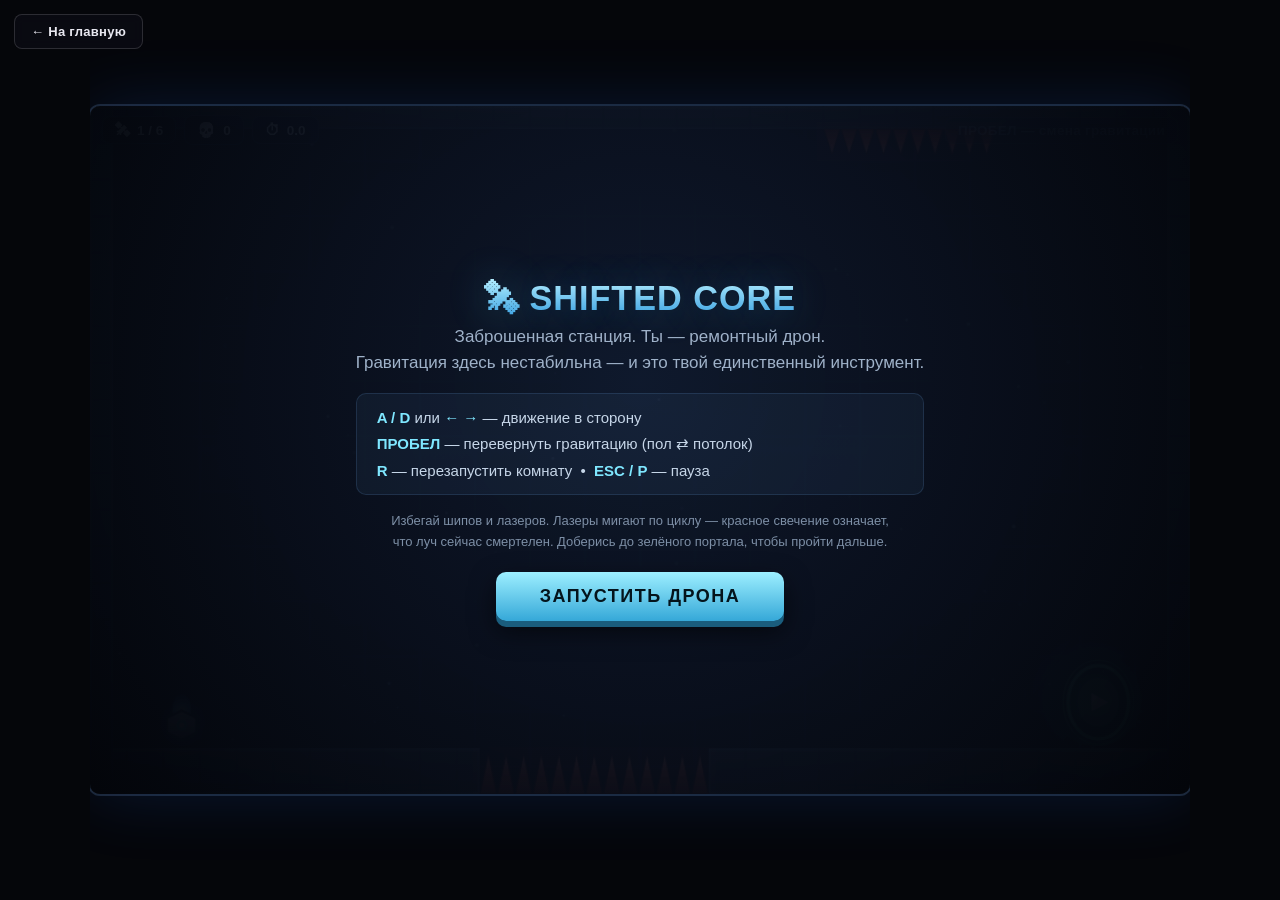
<file: game/2game.html>
<!DOCTYPE html>
<html lang="ru">
<head>
<meta charset="utf-8">
<meta name="viewport" content="width=device-width, initial-scale=1">
<title>Shifted Core</title>
<style>
  * { box-sizing: border-box; }
  html, body {
    margin: 0; padding: 0; height: 100%;
    background: #05060a;
    font-family: 'Segoe UI', Roboto, Arial, sans-serif;
    color: #dfe9f5;
    display: flex; align-items: center; justify-content: center;
    overflow: hidden;
  }
  #wrap {
    position: relative;
    width: min(96vw, 96vh * 1.6);
    max-width: 1100px;
    aspect-ratio: 960 / 600;
    box-shadow: 0 0 70px rgba(40,120,255,0.16), 0 0 0 2px #1c2534;
    border-radius: 10px;
    overflow: hidden;
  }
  canvas { display: block; width: 100%; height: 100%; background: #0a0d14; }

  #hud {
    position: absolute; top: 0; left: 0; right: 0;
    display: flex; gap: 8px; align-items: center;
    padding: 9px 12px;
    pointer-events: none;
    font-size: clamp(10px, 1.5vh, 15px);
    font-weight: 700;
    text-shadow: 0 2px 5px #000;
  }
  .stat {
    background: rgba(10,16,26,0.78);
    border: 1px solid rgba(120,190,255,0.16);
    border-radius: 8px;
    padding: 5px 12px;
    display: flex; align-items: center; gap: 7px;
    backdrop-filter: blur(5px);
    white-space: nowrap;
  }
  .stat .ico { font-size: 1.1em; }
  .spacer { flex: 1; }
  #ui-hint {
    color: #9fd8ff;
    font-weight: 700;
    letter-spacing: .3px;
    border-color: rgba(120,190,255,0.28);
    transition: opacity .3s;
  }

  #overlay {
    position: absolute; inset: 0;
    background: radial-gradient(circle at 50% 40%, rgba(16,26,46,0.93), rgba(3,5,10,0.98));
    display: flex; align-items: center; justify-content: center;
    padding: 22px;
    transition: opacity .25s;
    z-index: 5;
  }
  #overlay.hidden { opacity: 0; pointer-events: none; }
  .panel { text-align: center; max-width: 660px; animation: pop .3s ease-out; }
  @keyframes pop { from { transform: scale(.95); opacity: 0 } to { transform: scale(1); opacity: 1 } }

  .panel h1 {
    font-size: clamp(21px, 3.8vh, 42px);
    margin: 0 0 6px;
    background: linear-gradient(180deg, #b8f0ff, #3aa0e0);
    -webkit-background-clip: text; background-clip: text; color: transparent;
    letter-spacing: 1px;
    text-shadow: 0 0 40px rgba(80,200,255,0.3);
  }
  .panel .sub {
    color: #9fb2c9; font-size: clamp(12px, 1.9vh, 17px);
    margin: 0 0 18px; line-height: 1.5;
  }
  .controls {
    display: flex; flex-direction: column; gap: 9px;
    background: rgba(120,190,255,0.06);
    border: 1px solid rgba(120,190,255,0.14);
    border-radius: 10px;
    padding: 15px 20px;
    margin-bottom: 16px;
    font-size: clamp(11px, 1.7vh, 15px);
    color: #c6d6e8;
    text-align: left;
  }
  .controls b { color: #7fe7ff; }
  .hint {
    color: #7d8fa6; font-size: clamp(10px, 1.5vh, 13px);
    margin: 0 0 20px; line-height: 1.55;
  }
  button {
    font-family: inherit;
    font-size: clamp(13px, 2vh, 18px);
    font-weight: 800;
    letter-spacing: 1.5px;
    padding: 14px 44px;
    border: none; border-radius: 10px;
    cursor: pointer;
    color: #04141c;
    background: linear-gradient(180deg, #9defff, #35a8d8);
    box-shadow: 0 6px 0 #1a5d7d, 0 10px 26px rgba(0,0,0,.6);
    transition: transform .08s, box-shadow .08s;
  }
  button:hover { transform: translateY(-2px); box-shadow: 0 8px 0 #1a5d7d, 0 12px 30px rgba(0,0,0,.65); }
  button:active { transform: translateY(4px); box-shadow: 0 2px 0 #1a5d7d; }

  .score-big {
    font-size: clamp(22px, 3.4vh, 38px);
    color: #7fe7ff; font-weight: 900;
    margin: 6px 0 16px;
  }
  .stat-row { display: flex; gap: 26px; justify-content: center; margin-bottom: 20px; flex-wrap: wrap; }
  .stat-row div { color: #9fb2c9; font-size: clamp(11px, 1.7vh, 15px); }
  .stat-row span { display: block; color: #fff; font-size: 1.55em; font-weight: 800; margin-top: 3px; }

  /* Кнопка «На главную» */
.back-to-main {
  position: fixed;
  top: 14px;
  left: 14px;
  z-index: 9999;
  padding: 9px 16px;
  font-family: 'Segoe UI', Roboto, sans-serif;
  font-size: 13px;
  font-weight: 700;
  letter-spacing: .3px;
  color: #e8e8f0;
  background: rgba(12, 12, 20, 0.82);
  border: 1px solid rgba(255, 255, 255, 0.14);
  border-radius: 8px;
  text-decoration: none;
  backdrop-filter: blur(6px);
  transition: background .15s, border-color .15s, transform .15s;
  display: inline-flex;
  align-items: center;
  gap: 6px;
}
.back-to-main:hover {
  background: rgba(30, 30, 45, 0.95);
  border-color: rgba(255, 215, 94, 0.55);
  color: #ffd75e;
  transform: translateY(-1px);
}
.back-to-main:active {
  transform: translateY(1px);
}

</style>
</head>
<body>

<a href="../index.html" id="backToMain" class="back-to-main">← На главную</a>

<div id="wrap">
  <canvas id="game"></canvas>

  <div id="hud">
    <div class="stat"><span class="ico">🛰</span><span id="ui-level">1 / 6</span></div>
    <div class="stat"><span class="ico">💀</span><span id="ui-deaths">0</span></div>
    <div class="stat"><span class="ico">⏱</span><span id="ui-time">0.0</span></div>
    <div class="spacer"></div>
    <div class="stat" id="ui-hint">ПРОБЕЛ — смена гравитации</div>
  </div>

  <div id="overlay"><div class="panel" id="panel"></div></div>
</div>

<script>
"use strict";

/* =========================================================
   БАЗОВЫЕ КОНСТАНТЫ
   ========================================================= */
const W = 960, H = 600;
const GRAV      = 1950;
const MOVE_ACC  = 2700;
const AIR_ACC   = 1900;
const MAX_SPEED = 305;
const FRICTION  = 2900;
const MAX_FALL  = 800;

const clamp = (v, a, b) => Math.max(a, Math.min(b, v));
const rnd   = (a, b) => a + Math.random() * (b - a);
const sign  = Math.sign;

/* =========================================================
   КОМНАТЫ
   ========================================================= */
const WALLS = [
  {x:0,   y:0,   w:960, h:20},
  {x:0,   y:560, w:960, h:40},
  {x:0,   y:0,   w:20,  h:600},
  {x:940, y:0,   w:20,  h:600},
];

const LEVELS = [
  /* ---------------- 1 ---------------- */
  {
    name: "КОМНАТА 1",
    sub: "ПЕРВЫЙ СДВИГ",
    hint: "ПРОБЕЛ — перевернуть гравитацию",
    spawn: {x: 80, y: 540},
    solids: [
      {x:0,   y:0,   w:960, h:20},
      {x:0,   y:560, w:340, h:40},
      {x:540, y:560, w:420, h:40},
      {x:0,   y:0,   w:20,  h:600},
      {x:940, y:0,   w:20,  h:600},
    ],
    spikes: [
      {x:340, y:565, w:200, h:35, dir:'up'},
      {x:640, y:20,  w:150, h:22, dir:'down'},
    ],
    lasers: [],
    exit: {x:850, y:480, w:60, h:80},
  },

  /* ---------------- 2 ---------------- */
  {
    name: "КОМНАТА 2",
    sub: "ЛАЗЕРНЫЙ КОРИДОР",
    hint: "Лазеры выключаются по циклу",
    spawn: {x: 70, y: 540},
    solids: WALLS,
    spikes: [],
    lasers: [
      {x:260, y:300, w:12, h:260, period:2.6, onTime:1.3, offset:0.0},
      {x:520, y:20,  w:12, h:280, period:2.6, onTime:1.3, offset:0.9},
      {x:740, y:300, w:12, h:260, period:2.6, onTime:1.3, offset:1.8},
    ],
    exit: {x:850, y:480, w:60, h:80},
  },

  /* ---------------- 3 ---------------- */
  {
    name: "КОМНАТА 3",
    sub: "ЗУБЬЯ",
    hint: "Шипы сверху и снизу",
    spawn: {x: 70, y: 540},
    solids: WALLS,
    spikes: [
      {x:180, y:540, w:200, h:20, dir:'up'},
      {x:520, y:20,  w:180, h:20, dir:'down'},
      {x:780, y:540, w:140, h:20, dir:'up'},
    ],
    lasers: [
      {x:440, y:300, w:12, h:260, period:3.0, onTime:1.5, offset:0.0},
    ],
    exit: {x:870, y:22, w:60, h:96},
  },

  /* ---------------- 4 ---------------- */
  {
    name: "КОМНАТА 4",
    sub: "ПАУТИНА",
    hint: "Держи ритм",
    spawn: {x: 70, y: 540},
    solids: WALLS,
    spikes: [
      {x:260, y:20,  w:160, h:20, dir:'down'},
      {x:520, y:540, w:160, h:20, dir:'up'},
      {x:760, y:20,  w:120, h:20, dir:'down'},
    ],
    lasers: [
      {x:180, y:300, w:12, h:260, period:2.0, onTime:1.0, offset:0.0},
      {x:460, y:20,  w:12, h:280, period:2.0, onTime:1.0, offset:0.6},
      {x:700, y:300, w:12, h:260, period:2.0, onTime:1.0, offset:1.2},
    ],
    exit: {x:850, y:480, w:60, h:80},
  },

  /* ---------------- 5 ---------------- */
  {
    name: "КОМНАТА 5",
    sub: "ГРЕБЁНКА",
    hint: "Точный тайминг",
    spawn: {x: 70, y: 540},
    solids: WALLS,
    spikes: [
      {x:150, y:540, w:150, h:20, dir:'up'},
      {x:420, y:20,  w:150, h:20, dir:'down'},
      {x:650, y:540, w:150, h:20, dir:'up'},
      {x:850, y:20,  w:90,  h:20, dir:'down'},
    ],
    lasers: [
      {x:600, y:20,  w:12, h:280, period:2.2, onTime:1.1, offset:0.0},
      {x:820, y:300, w:12, h:260, period:2.2, onTime:1.1, offset:1.1},
    ],
    exit: {x:855, y:480, w:60, h:80},
  },

  /* ---------------- 6 ---------------- */
  {
    name: "КОМНАТА 6",
    sub: "ЯДРО",
    hint: "Финал. Удачи.",
    spawn: {x: 70, y: 540},
    solids: WALLS,
    spikes: [
      {x:180, y:540, w:150, h:20, dir:'up'},
      {x:400, y:20,  w:140, h:20, dir:'down'},
      {x:640, y:540, w:140, h:20, dir:'up'},
      {x:860, y:20,  w:80,  h:20, dir:'down'},
    ],
    lasers: [
      {x:330, y:20,  w:12, h:280, period:2.2, onTime:1.1, offset:0.0},
      {x:600, y:300, w:12, h:260, period:2.2, onTime:1.1, offset:0.7},
    ],
    exit: {x:855, y:480, w:60, h:80},
  },
];

/* =========================================================
   СОСТОЯНИЕ
   ========================================================= */
const cvs = document.getElementById('game');
const ctx = cvs.getContext('2d');
cvs.width = W; cvs.height = H;

const keys = {};

let state = 'menu';          // menu | playing | paused | gameover | win
let time = 0;
let runTime = 0;
let totalDeaths = 0;
let levelIndex = 0;
let level = null;

let particles = [];
let rings = [];
let stars = [];

let shake = 0;
let flash = 0;
let bannerTimer = 0;

const player = {
  x: 0, y: 0,
  hw: 14, hh: 10,
  vx: 0, vy: 0,
  gravDir: 1,
  grounded: false,
  flipCooldown: 0,
  alive: true,
  deadTimer: 0,
  trail: [],
  bob: 0,
};

/* =========================================================
   ГЕОМЕТРИЯ / КОЛЛИЗИИ
   ========================================================= */
function rectsOverlap(ax, ay, aw, ah, bx, by, bw, bh, pad) {
  pad = pad || 0;
  return ax + pad < bx + bw && ax + aw - pad > bx &&
         ay + pad < by + bh && ay + ah - pad > by;
}

function playerHitsRect(r, pad) {
  return rectsOverlap(
    player.x - player.hw, player.y - player.hh, player.hw * 2, player.hh * 2,
    r.x, r.y, r.w, r.h, pad || 0
  );
}

function moveAndCollide(dt) {
  const p = player;
  const solids = level.solids;

  /* --- Ось X --- */
  p.x += p.vx * dt;
  for (const s of solids) {
    if (playerHitsRect(s)) {
      if (p.vx > 0)       p.x = s.x - p.hw - 0.01;
      else if (p.vx < 0)  p.x = s.x + s.w + p.hw + 0.01;
      else {
        const dl = (p.x + p.hw) - s.x;
        const dr = (s.x + s.w) - (p.x - p.hw);
        if (dl < dr) p.x = s.x - p.hw - 0.01;
        else         p.x = s.x + s.w + p.hw + 0.01;
      }
      p.vx = 0;
    }
  }

  /* --- Ось Y --- */
  p.y += p.vy * dt;
  p.grounded = false;
  for (const s of solids) {
    if (playerHitsRect(s)) {
      if (p.vy > 0) {
        p.y = s.y - p.hh - 0.01;
        if (p.gravDir === 1) p.grounded = true;
      } else if (p.vy < 0) {
        p.y = s.y + s.h + p.hh + 0.01;
        if (p.gravDir === -1) p.grounded = true;
      } else {
        const dtp = (p.y + p.hh) - s.y;
        const dbp = (s.y + s.h) - (p.y - p.hh);
        if (dtp < dbp) {
          p.y = s.y - p.hh - 0.01;
          if (p.gravDir === 1) p.grounded = true;
        } else {
          p.y = s.y + s.h + p.hh + 0.01;
          if (p.gravDir === -1) p.grounded = true;
        }
      }
      p.vy = 0;
    }
  }
}

/* =========================================================
   ЭФФЕКТЫ
   ========================================================= */
function spawnParticles(x, y, color, n, speed) {
  for (let i = 0; i < n; i++) {
    const a = Math.random() * Math.PI * 2;
    const s = speed * (0.3 + Math.random() * 0.9);
    particles.push({
      x, y,
      vx: Math.cos(a) * s,
      vy: Math.sin(a) * s,
      life: 0.3 + Math.random() * 0.55,
      maxLife: 0.85,
      color,
      size: 1.5 + Math.random() * 2.6,
    });
  }
}

function spawnRing(x, y, color) {
  rings.push({ x, y, r: 4, maxR: 62, life: 0.42, maxLife: 0.42, color });
}

function updateEffects(dt) {
  for (let i = particles.length - 1; i >= 0; i--) {
    const p = particles[i];
    p.life -= dt;
    if (p.life <= 0) { particles.splice(i, 1); continue; }
    p.x += p.vx * dt;
    p.y += p.vy * dt;
    p.vx *= 0.93;
    p.vy *= 0.93;
  }
  for (let i = rings.length - 1; i >= 0; i--) {
    const r = rings[i];
    r.life -= dt;
    r.r += (r.maxR - r.r) * dt * 10;
    if (r.life <= 0) rings.splice(i, 1);
  }
}

/* =========================================================
   ЗАГРУЗКА / ПЕРЕЗАПУСК
   ========================================================= */
function respawnPlayer() {
  player.x = level.spawn.x;
  player.y = level.spawn.y;
  player.vx = 0;
  player.vy = 0;
  player.gravDir = 1;
  player.grounded = false;
  player.flipCooldown = 0;
  player.alive = true;
  player.deadTimer = 0;
  player.trail.length = 0;
}

function loadLevel(i) {
  levelIndex = i;
  level = LEVELS[i];
  respawnPlayer();
  particles.length = 0;
  rings.length = 0;
  bannerTimer = 2.6;
  shake = 0;
  flash = 0.35;

  document.getElementById('ui-hint').textContent = level.hint;
  document.getElementById('ui-hint').style.opacity = '1';
}

function die() {
  if (!player.alive) return;
  player.alive = false;
  player.deadTimer = 0.55;
  totalDeaths++;
  shake = 0.85;
  flash = 0.4;
  spawnParticles(player.x, player.y, '#7fe7ff', 26, 260);
  spawnParticles(player.x, player.y, '#ffffff', 12, 180);
  spawnRing(player.x, player.y, '#ff5a7a');
}

function completeLevel() {
  spawnParticles(player.x, player.y, '#5cffbe', 28, 240);
  spawnRing(player.x, player.y, '#5cffbe');
  flash = 0.55;
  shake = 0.3;

  if (levelIndex + 1 >= LEVELS.length) {
    winGame();
  } else {
    loadLevel(levelIndex + 1);
  }
}

function winGame() {
  state = 'win';
  showOverlay(`
    <h1>✅ ЯДРО СТАБИЛИЗИРОВАНО</h1>
    <p class="sub">Дрон прошёл все отсеки заброшенной станции и добрался до выхода.</p>
    <div class="score-big">${runTime.toFixed(1)} сек</div>
    <div class="stat-row">
      <div>Смертей<span>${totalDeaths}</span></div>
      <div>Комнат пройдено<span>${LEVELS.length}</span></div>
    </div>
    <button id="startBtn">ПРОЙТИ СНОВА</button>
  `);
}

/* =========================================================
   ОБНОВЛЕНИЕ
   ========================================================= */
function doFlip() {
  if (state !== 'playing' || !player.alive) return;
  if (player.flipCooldown > 0) return;

  player.gravDir *= -1;
  player.flipCooldown = 0.14;
  player.grounded = false;
  player.vy += 115 * player.gravDir;
  player.vy = clamp(player.vy, -MAX_FALL, MAX_FALL);

  spawnRing(player.x, player.y, '#7fe7ff');
  spawnParticles(player.x, player.y, '#9defff', 8, 150);
  shake = Math.max(shake, 0.14);
}

function laserIsOn(l) {
  const phase = ((time + l.offset) % l.period + l.period) % l.period;
  return phase < l.onTime;
}

function laserWarn(l) {
  const phase = ((time + l.offset) % l.period + l.period) % l.period;
  return phase >= l.period - 0.42;
}

function checkHazards() {
  /* шипы */
  for (const sp of level.spikes) {
    if (playerHitsRect(sp, 3)) { die(); return; }
  }
  /* лазеры */
  for (const l of level.lasers) {
    if (laserIsOn(l) && playerHitsRect(l, 2)) { die(); return; }
  }
  /* выход за пределы */
  if (player.x < -60 || player.x > W + 60 || player.y < -60 || player.y > H + 60) {
    die(); return;
  }
  /* выход */
  if (playerHitsRect(level.exit, 6)) { completeLevel(); }
}

function update(dt) {
  time += dt;

  if (shake > 0) shake = Math.max(0, shake - dt * 2.6);
  if (flash > 0) flash = Math.max(0, flash - dt * 2.2);
  if (bannerTimer > 0) bannerTimer -= dt;

  if (state !== 'playing') { updateEffects(dt); return; }

  runTime += dt;

  /* --- смерть / респаун --- */
  if (!player.alive) {
    player.deadTimer -= dt;
    if (player.deadTimer <= 0) respawnPlayer();
    updateEffects(dt);
    return;
  }

  /* --- ввод --- */
  let dir = 0;
  if (keys['KeyA'] || keys['ArrowLeft'])  dir -= 1;
  if (keys['KeyD'] || keys['ArrowRight']) dir += 1;

  const acc = player.grounded ? MOVE_ACC : AIR_ACC;
  if (dir !== 0) {
    player.vx += dir * acc * dt;
    player.vx = clamp(player.vx, -MAX_SPEED, MAX_SPEED);
  } else {
    const fr = (player.grounded ? FRICTION : FRICTION * 0.4) * dt;
    if (Math.abs(player.vx) <= fr) player.vx = 0;
    else player.vx -= sign(player.vx) * fr;
  }

  /* --- гравитация --- */
  player.vy += GRAV * player.gravDir * dt;
  player.vy = clamp(player.vy, -MAX_FALL, MAX_FALL);

  if (player.flipCooldown > 0) player.flipCooldown -= dt;

  /* --- физика --- */
  moveAndCollide(dt);

  /* --- след --- */
  player.trail.push({ x: player.x, y: player.y, life: 0.26 });
  if (player.trail.length > 22) player.trail.shift();
  for (let i = player.trail.length - 1; i >= 0; i--) {
    player.trail[i].life -= dt;
    if (player.trail[i].life <= 0) player.trail.splice(i, 1);
  }

  player.bob += dt * (player.grounded ? 8 : 3);

  /* --- опасности и выход --- */
  checkHazards();

  updateEffects(dt);
}

/* =========================================================
   ОТРИСОВКА
   ========================================================= */
function drawBackground() {
  const g = ctx.createLinearGradient(0, 0, 0, H);
  g.addColorStop(0, '#080d16');
  g.addColorStop(0.5, '#0b1220');
  g.addColorStop(1, '#070a12');
  ctx.fillStyle = g;
  ctx.fillRect(0, 0, W, H);

  /* звёзды */
  for (const s of stars) {
    const tw = 0.55 + Math.sin(time * 1.6 + s.ph) * 0.45;
    ctx.globalAlpha = s.a * tw;
    ctx.fillStyle = '#bfe6ff';
    ctx.beginPath();
    ctx.arc(s.x, s.y, s.r, 0, 7);
    ctx.fill();
  }
  ctx.globalAlpha = 1;

  /* техническая сетка */
  ctx.strokeStyle = 'rgba(70,140,220,0.055)';
  ctx.lineWidth = 1;
  for (let x = 0; x < W; x += 48) {
    ctx.beginPath(); ctx.moveTo(x, 0); ctx.lineTo(x, H); ctx.stroke();
  }
  for (let y = 0; y < H; y += 48) {
    ctx.beginPath(); ctx.moveTo(0, y); ctx.lineTo(W, y); ctx.stroke();
  }
}

function drawSolid(s) {
  const g = ctx.createLinearGradient(0, s.y, 0, s.y + s.h);
  g.addColorStop(0, '#38424f');
  g.addColorStop(1, '#1e2530');
  ctx.fillStyle = g;
  ctx.fillRect(s.x, s.y, s.w, s.h);

  /* верхняя подсветка */
  ctx.fillStyle = 'rgba(140,205,255,0.14)';
  ctx.fillRect(s.x, s.y, s.w, 3);

  /* сетка */
  ctx.strokeStyle = 'rgba(0,0,0,0.28)';
  ctx.lineWidth = 1;
  for (let x = s.x + 32; x < s.x + s.w; x += 32) {
    ctx.beginPath(); ctx.moveTo(x, s.y); ctx.lineTo(x, s.y + s.h); ctx.stroke();
  }
  for (let y = s.y + 32; y < s.y + s.h; y += 32) {
    ctx.beginPath(); ctx.moveTo(s.x, y); ctx.lineTo(s.x + s.w, y); ctx.stroke();
  }

  /* рамка */
  ctx.strokeStyle = 'rgba(120,185,255,0.20)';
  ctx.lineWidth = 1.5;
  ctx.strokeRect(s.x + 0.75, s.y + 0.75, s.w - 1.5, s.h - 1.5);
}

function drawSpikes(sp) {
  const up = sp.dir === 'up';
  const size = 15;
  const n = Math.max(1, Math.floor(sp.w / size));
  const w = sp.w / n;

  /* свечение */
  ctx.save();
  ctx.globalCompositeOperation = 'lighter';
  ctx.fillStyle = 'rgba(255,70,60,0.075)';
  ctx.fillRect(sp.x - 6, sp.y - 6, sp.w + 12, sp.h + 12);
  ctx.restore();

  for (let i = 0; i < n; i++) {
    const x = sp.x + i * w;
    ctx.beginPath();
    if (up) {
      ctx.moveTo(x + 0.5, sp.y + sp.h);
      ctx.lineTo(x + w / 2, sp.y);
      ctx.lineTo(x + w - 0.5, sp.y + sp.h);
    } else {
      ctx.moveTo(x + 0.5, sp.y);
      ctx.lineTo(x + w / 2, sp.y + sp.h);
      ctx.lineTo(x + w - 0.5, sp.y);
    }
    ctx.closePath();

    const g = ctx.createLinearGradient(x, sp.y, x, sp.y + sp.h);
    if (up) {
      g.addColorStop(0, '#ffb0a2');
      g.addColorStop(0.45, '#e8563f');
      g.addColorStop(1, '#8e2415');
    } else {
      g.addColorStop(0, '#8e2415');
      g.addColorStop(0.55, '#e8563f');
      g.addColorStop(1, '#ffb0a2');
    }
    ctx.fillStyle = g;
    ctx.fill();

    ctx.strokeStyle = 'rgba(60,10,5,0.85)';
    ctx.lineWidth = 1;
    ctx.stroke();
  }
}

function drawLaser(l) {
  const on = laserIsOn(l);
  const warn = laserWarn(l) && !on;
  const cx = l.x + l.w / 2;

  /* эмиттеры */
  ctx.fillStyle = '#243040';
  ctx.fillRect(l.x - 6, l.y - 9, l.w + 12, 11);
  ctx.fillRect(l.x - 6, l.y + l.h - 2, l.w + 12, 11);
  ctx.strokeStyle = '#3e5470';
  ctx.lineWidth = 1;
  ctx.strokeRect(l.x - 6, l.y - 9, l.w + 12, 11);
  ctx.strokeRect(l.x - 6, l.y + l.h - 2, l.w + 12, 11);

  if (on) {
    ctx.save();
    ctx.globalCompositeOperation = 'lighter';

    const g = ctx.createLinearGradient(l.x - 18, 0, l.x + l.w + 18, 0);
    g.addColorStop(0,   'rgba(255,40,90,0)');
    g.addColorStop(0.5, 'rgba(255,70,120,0.65)');
    g.addColorStop(1,   'rgba(255,40,90,0)');
    ctx.fillStyle = g;
    ctx.fillRect(l.x - 18, l.y, l.w + 36, l.h);

    ctx.fillStyle = '#ff2d55';
    ctx.fillRect(l.x, l.y, l.w, l.h);
    ctx.fillStyle = '#ffffff';
    ctx.fillRect(cx - 2, l.y, 4, l.h);

    ctx.restore();
  } else {
    ctx.fillStyle = warn
      ? 'rgba(255,80,110,0.30)'
      : 'rgba(90,130,180,0.13)';
    ctx.fillRect(l.x, l.y, l.w, l.h);

    if (warn) {
      const blink = Math.sin(time * 32) > 0;
      if (blink) {
        ctx.fillStyle = 'rgba(255,110,140,0.75)';
        ctx.fillRect(l.x, l.y, l.w, l.h);
      }
    }
  }

  /* индикаторы */
  ctx.fillStyle = on ? '#ff2d55' : (warn ? '#ffa06a' : '#33465e');
  ctx.beginPath(); ctx.arc(cx, l.y - 4, 3.5, 0, 7); ctx.fill();
  ctx.beginPath(); ctx.arc(cx, l.y + l.h + 4, 3.5, 0, 7); ctx.fill();
}

function drawExit(e) {
  const cx = e.x + e.w / 2;
  const cy = e.y + e.h / 2;
  const pulse = 1 + Math.sin(time * 4) * 0.09;

  ctx.save();
  ctx.translate(cx, cy);

  ctx.save();
  ctx.globalCompositeOperation = 'lighter';
  const g = ctx.createRadialGradient(0, 0, 3, 0, 0, e.w * 1.25);
  g.addColorStop(0, 'rgba(92,255,190,0.50)');
  g.addColorStop(0.5, 'rgba(92,255,190,0.16)');
  g.addColorStop(1, 'rgba(92,255,190,0)');
  ctx.fillStyle = g;
  ctx.beginPath();
  ctx.ellipse(0, 0, e.w * 1.25 * pulse, e.h * 0.9 * pulse, 0, 0, 7);
  ctx.fill();
  ctx.restore();

  ctx.strokeStyle = '#5cffbe';
  ctx.lineWidth = 3;
  ctx.beginPath();
  ctx.ellipse(0, 0, e.w * 0.44, e.h * 0.40, 0, 0, 7);
  ctx.stroke();

  ctx.strokeStyle = 'rgba(92,255,190,0.42)';
  ctx.lineWidth = 1.5;
  ctx.beginPath();
  ctx.ellipse(0, 0, e.w * 0.56 * pulse, e.h * 0.50 * pulse, 0, 0, 7);
  ctx.stroke();

  ctx.fillStyle = 'rgba(92,255,190,0.28)';
  ctx.beginPath();
  ctx.ellipse(0, 0, e.w * 0.30, e.h * 0.27, 0, 0, 7);
  ctx.fill();

  ctx.fillStyle = '#eafff6';
  ctx.beginPath();
  ctx.moveTo(-6, -8);
  ctx.lineTo(9, 0);
  ctx.lineTo(-6, 8);
  ctx.closePath();
  ctx.fill();

  ctx.restore();
}

function drawPlayer() {
  const p = player;

  /* след */
  ctx.save();
  ctx.globalCompositeOperation = 'lighter';
  for (let i = 0; i < p.trail.length; i++) {
    const t = p.trail[i];
    const a = (t.life / 0.26) * 0.22 * (i / p.trail.length);
    ctx.fillStyle = `rgba(120,225,255,${a})`;
    ctx.beginPath();
    ctx.arc(t.x, t.y, 6 * (i / p.trail.length) + 1, 0, 7);
    ctx.fill();
  }
  ctx.restore();

  ctx.save();
  ctx.translate(p.x, p.y);

  /* свечение корпуса */
  ctx.save();
  ctx.globalCompositeOperation = 'lighter';
  const g = ctx.createRadialGradient(0, 0, 2, 0, 0, 28);
  g.addColorStop(0, 'rgba(120,225,255,0.34)');
  g.addColorStop(1, 'rgba(120,225,255,0)');
  ctx.fillStyle = g;
  ctx.beginPath(); ctx.arc(0, 0, 28, 0, 7); ctx.fill();
  ctx.restore();

  /* пламя двигателя (в сторону, противоположную гравитации) */
  const ty = -p.gravDir * (p.hh + 3);
  const flick = 1 + Math.sin(time * 26) * 0.22;

  ctx.save();
  ctx.globalCompositeOperation = 'lighter';
  const fg = ctx.createRadialGradient(0, ty, 1, 0, ty, 16 * flick);
  fg.addColorStop(0, 'rgba(180,240,255,0.95)');
  fg.addColorStop(0.45, 'rgba(90,190,255,0.55)');
  fg.addColorStop(1, 'rgba(60,120,255,0)');
  ctx.fillStyle = fg;
  ctx.beginPath();
  ctx.ellipse(0, ty, 8 * flick, 14 * flick, 0, 0, 7);
  ctx.fill();
  ctx.restore();

  /* корпус — шестиугольник */
  const bob = Math.sin(p.bob) * 0.8;
  ctx.save();
  ctx.translate(0, bob);

  ctx.beginPath();
  for (let i = 0; i < 6; i++) {
    const a = i / 6 * Math.PI * 2 + Math.PI / 6;
    const rx = p.hw * 1.06;
    const ry = p.hh * 1.28;
    const px = Math.cos(a) * rx;
    const py = Math.sin(a) * ry;
    if (i === 0) ctx.moveTo(px, py);
    else ctx.lineTo(px, py);
  }
  ctx.closePath();

  const bg = ctx.createLinearGradient(0, -p.hh * 1.3, 0, p.hh * 1.3);
  bg.addColorStop(0, '#e2eefb');
  bg.addColorStop(0.55, '#9db4cb');
  bg.addColorStop(1, '#5f7488');
  ctx.fillStyle = bg;
  ctx.fill();

  ctx.strokeStyle = '#2c3a4c';
  ctx.lineWidth = 2;
  ctx.stroke();

  /* ядро */
  const cp = 0.7 + Math.sin(time * 8) * 0.3;
  ctx.fillStyle = `rgba(90,230,255,${cp})`;
  ctx.beginPath(); ctx.arc(0, 0, 4.8, 0, 7); ctx.fill();
  ctx.fillStyle = '#f0ffff';
  ctx.beginPath(); ctx.arc(0, 0, 2.2, 0, 7); ctx.fill();

  /* «глаз» направления гравитации */
  ctx.fillStyle = 'rgba(255,255,255,0.5)';
  ctx.beginPath();
  ctx.arc(0, -p.gravDir * 5.5, 1.7, 0, 7);
  ctx.fill();

  ctx.restore();
  ctx.restore();
}

function render() {
  ctx.save();

  if (shake > 0) {
    ctx.translate(rnd(-1, 1) * shake * 8, rnd(-1, 1) * shake * 8);
  }

  drawBackground();

  if (level) {
    for (const s of level.solids) drawSolid(s);
    for (const sp of level.spikes) drawSpikes(sp);
    for (const l of level.lasers) drawLaser(l);
    drawExit(level.exit);

    /* кольца */
    ctx.save();
    ctx.globalCompositeOperation = 'lighter';
    for (const r of rings) {
      const a = r.life / r.maxLife;
      ctx.strokeStyle = r.color;
      ctx.globalAlpha = a * 0.7;
      ctx.lineWidth = 2.5 * a + 0.5;
      ctx.beginPath();
      ctx.arc(r.x, r.y, r.r, 0, 7);
      ctx.stroke();
    }
    ctx.restore();
    ctx.globalAlpha = 1;

    /* частицы */
    ctx.save();
    ctx.globalCompositeOperation = 'lighter';
    for (const p of particles) {
      const a = clamp(p.life / p.maxLife, 0, 1);
      ctx.globalAlpha = a;
      ctx.fillStyle = p.color;
      ctx.beginPath();
      ctx.arc(p.x, p.y, p.size * a, 0, 7);
      ctx.fill();
    }
    ctx.restore();
    ctx.globalAlpha = 1;

    if (player.alive) drawPlayer();
  }

  ctx.restore();

  /* вспышка */
  if (flash > 0) {
    ctx.fillStyle = `rgba(180,240,255,${flash * 0.55})`;
    ctx.fillRect(0, 0, W, H);
  }

  /* виньетка */
  const vg = ctx.createRadialGradient(W / 2, H / 2, H * 0.35, W / 2, H / 2, H * 0.95);
  vg.addColorStop(0, 'rgba(0,0,0,0)');
  vg.addColorStop(1, 'rgba(0,0,0,0.55)');
  ctx.fillStyle = vg;
  ctx.fillRect(0, 0, W, H);

  /* баннер комнаты */
  if (bannerTimer > 0 && level) {
    const a = clamp(bannerTimer / 0.65, 0, 1);
    ctx.globalAlpha = a;
    ctx.textAlign = 'center';

    ctx.font = 'bold 40px Segoe UI, sans-serif';
    ctx.lineWidth = 6;
    ctx.strokeStyle = 'rgba(0,0,0,0.85)';
    ctx.strokeText(level.name, W / 2, 118);

    const g = ctx.createLinearGradient(0, 84, 0, 126);
    g.addColorStop(0, '#c9f2ff');
    g.addColorStop(1, '#3aa0e0');
    ctx.fillStyle = g;
    ctx.fillText(level.name, W / 2, 118);

    ctx.font = 'bold 20px Segoe UI, sans-serif';
    ctx.lineWidth = 5;
    ctx.strokeStyle = 'rgba(0,0,0,0.85)';
    ctx.strokeText(level.sub, W / 2, 148);
    ctx.fillStyle = '#9fd8ff';
    ctx.fillText(level.sub, W / 2, 148);

    ctx.globalAlpha = 1;
  }

  /* индикатор гравитации */
  if (state === 'playing' && level && player.alive) {
    ctx.save();
    ctx.globalAlpha = 0.35;
    ctx.textAlign = 'center';
    ctx.font = 'bold 13px Segoe UI, sans-serif';
    ctx.fillStyle = '#9fd8ff';
    ctx.fillText(player.gravDir === 1 ? '▼ ГРАВИТАЦИЯ: ВНИЗ' : '▲ ГРАВИТАЦИЯ: ВВЕРХ', W / 2, H - 26);
    ctx.restore();
  }

  /* пауза */
  if (state === 'paused') {
    ctx.fillStyle = 'rgba(4,8,16,0.72)';
    ctx.fillRect(0, 0, W, H);
    ctx.textAlign = 'center';
    ctx.font = 'bold 46px Segoe UI, sans-serif';
    ctx.fillStyle = '#7fe7ff';
    ctx.fillText('ПАУЗА', W / 2, H / 2 - 6);
    ctx.font = 'bold 17px Segoe UI, sans-serif';
    ctx.fillStyle = '#9fb2c9';
    ctx.fillText('ESC / P — продолжить   •   R — перезапустить комнату', W / 2, H / 2 + 36);
  }
}

/* =========================================================
   HUD
   ========================================================= */
const uiLevel  = document.getElementById('ui-level');
const uiDeaths = document.getElementById('ui-deaths');
const uiTime   = document.getElementById('ui-time');
const uiHint   = document.getElementById('ui-hint');

function updateHUD() {
  if (level) uiLevel.textContent = (levelIndex + 1) + ' / ' + LEVELS.length;
  uiDeaths.textContent = totalDeaths;
  uiTime.textContent = runTime.toFixed(1);

  if (bannerTimer > 0.6) uiHint.style.opacity = '1';
  else uiHint.style.opacity = '0.35';
}

/* =========================================================
   ОВЕРЛЕЙ
   ========================================================= */
const overlay = document.getElementById('overlay');
const panel   = document.getElementById('panel');

function showOverlay(html) {
  panel.innerHTML = html;
  overlay.classList.remove('hidden');
  const btn = document.getElementById('startBtn');
  if (btn) btn.onclick = startGame;
}

function hideOverlay() {
  overlay.classList.add('hidden');
}

function menuScreen() {
  showOverlay(`
    <h1>🛰 SHIFTED CORE</h1>
    <p class="sub">Заброшенная станция. Ты — ремонтный дрон.<br>
    Гравитация здесь нестабильна — и это твой единственный инструмент.</p>
    <div class="controls">
      <div><b>A / D</b> или <b>← →</b> — движение в сторону</div>
      <div><b>ПРОБЕЛ</b> — перевернуть гравитацию (пол ⇄ потолок)</div>
      <div><b>R</b> — перезапустить комнату &nbsp;•&nbsp; <b>ESC / P</b> — пауза</div>
    </div>
    <p class="hint">
      Избегай шипов и лазеров. Лазеры мигают по циклу — красное свечение означает,<br>
      что луч сейчас смертелен. Доберись до зелёного портала, чтобы пройти дальше.
    </p>
    <button id="startBtn">ЗАПУСТИТЬ ДРОНА</button>
  `);
}

/* =========================================================
   СТАРТ
   ========================================================= */
function startGame() {
  state = 'playing';
  time = 0;
  runTime = 0;
  totalDeaths = 0;
  particles = [];
  rings = [];
  hideOverlay();
  loadLevel(0);
}

/* =========================================================
   ВВОД
   ========================================================= */
window.addEventListener('keydown', e => {
  if (['Space', 'ArrowUp', 'ArrowDown', 'ArrowLeft', 'ArrowRight'].includes(e.code)) {
    e.preventDefault();
  }

  keys[e.code] = true;

  if (e.code === 'Space') {
    if (state === 'menu' || state === 'gameover' || state === 'win') {
      startGame();
      return;
    }
    if (!e.repeat) doFlip();
    return;
  }

  if (e.code === 'Escape' || e.code === 'KeyP') {
    if (state === 'playing') state = 'paused';
    else if (state === 'paused') state = 'playing';
    return;
  }

  if (e.code === 'KeyR' && state === 'playing') {
    loadLevel(levelIndex);
    return;
  }

  if (e.code === 'Enter' && (state === 'menu' || state === 'gameover' || state === 'win')) {
    startGame();
  }
});

window.addEventListener('keyup', e => {
  keys[e.code] = false;
});

window.addEventListener('blur', () => {
  for (const k in keys) keys[k] = false;
  if (state === 'playing') state = 'paused';
});

/* =========================================================
   ЗВЁЗДЫ
   ========================================================= */
for (let i = 0; i < 110; i++) {
  stars.push({
    x: Math.random() * W,
    y: Math.random() * H,
    r: Math.random() * 1.5 + 0.3,
    a: Math.random() * 0.45 + 0.12,
    ph: Math.random() * Math.PI * 2,
  });
}

/* =========================================================
   ГЛАВНЫЙ ЦИКЛ
   ========================================================= */
let lastTime = performance.now();

function loop(now) {
  let dt = (now - lastTime) / 1000;
  lastTime = now;
  dt = Math.min(dt, 1 / 30);

  update(dt);
  render();
  updateHUD();

  requestAnimationFrame(loop);
}

/* =========================================================
   ИНИЦИАЛИЗАЦИЯ
   ========================================================= */
level = LEVELS[0];
respawnPlayer();
menuScreen();
requestAnimationFrame(loop);
</script>

<script>
  // Запоминаем, какую игру нужно оценить после возврата
  document.getElementById('backToMain').addEventListener('click', function () {
    try { localStorage.setItem('genrelab_pending', '2'); } catch (e) {}
  });
</script>

</body>
</html>
</file>
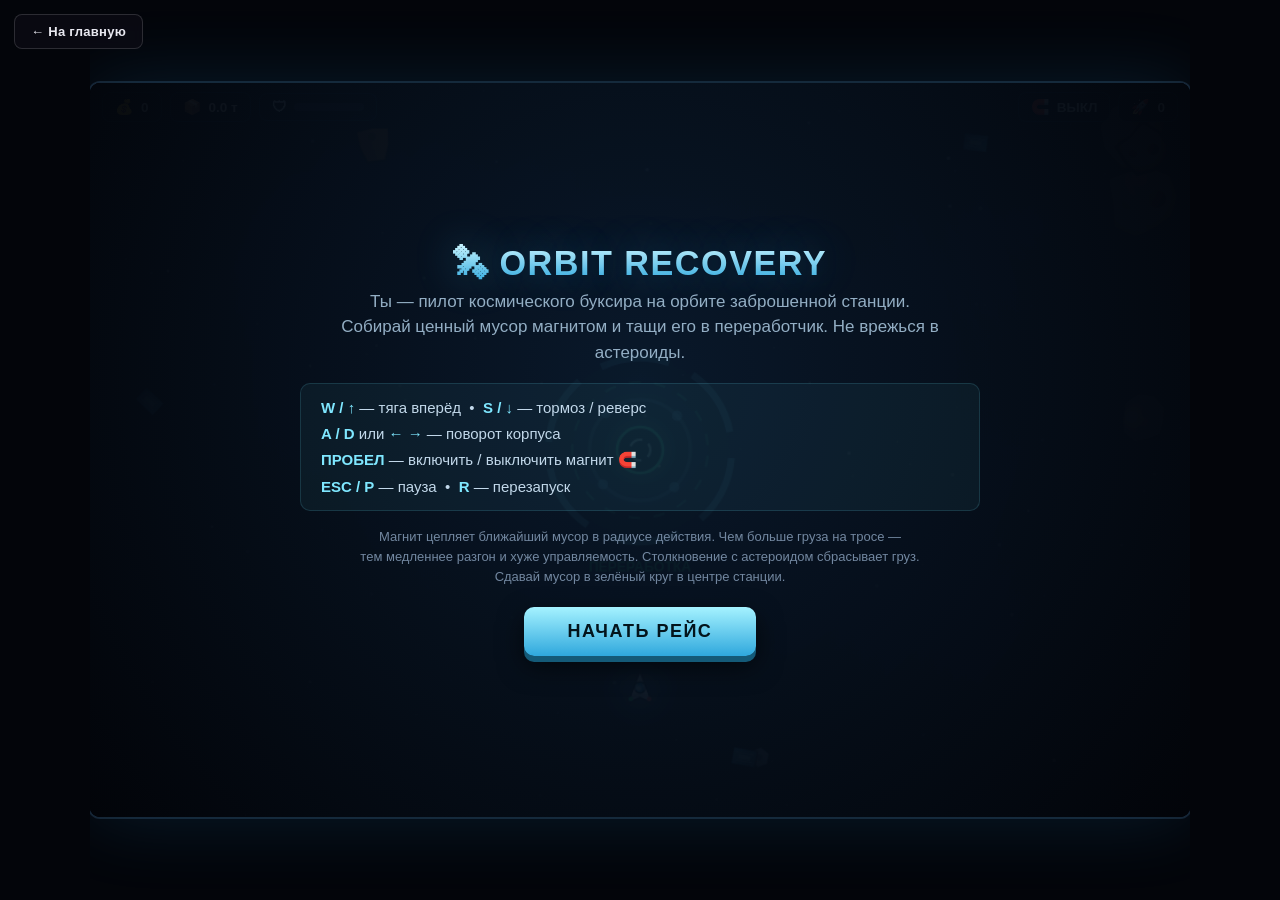
<file: game/3game.html>
<!DOCTYPE html>
<html lang="ru">
<head>
<meta charset="utf-8">
<meta name="viewport" content="width=device-width, initial-scale=1">
<title>Orbit Recovery</title>
<style>
  * { box-sizing: border-box; }
  html, body {
    margin: 0; padding: 0; height: 100%;
    background: #03050a;
    font-family: 'Segoe UI', Roboto, Arial, sans-serif;
    color: #dff2ff;
    display: flex; align-items: center; justify-content: center;
    overflow: hidden;
  }
  #wrap {
    position: relative;
    width: min(96vw, 96vh * 1.5);
    max-width: 1100px;
    aspect-ratio: 960 / 640;
    box-shadow: 0 0 80px rgba(60,180,255,0.14), 0 0 0 2px #14212f;
    border-radius: 10px;
    overflow: hidden;
  }
  canvas { display: block; width: 100%; height: 100%; background: #03050a; }

  #hud {
    position: absolute; top: 0; left: 0; right: 0;
    display: flex; gap: 8px; align-items: center;
    padding: 9px 12px;
    pointer-events: none;
    font-size: clamp(10px, 1.5vh, 15px);
    font-weight: 700;
    text-shadow: 0 2px 5px #000;
  }
  .stat {
    background: rgba(8,16,26,0.8);
    border: 1px solid rgba(110,230,255,0.16);
    border-radius: 8px;
    padding: 5px 12px;
    display: flex; align-items: center; gap: 7px;
    backdrop-filter: blur(5px);
    white-space: nowrap;
  }
  .stat .ico { font-size: 1.1em; }
  .spacer { flex: 1; }
  #mag-stat { transition: all .15s; }
  #mag-stat.on {
    border-color: rgba(110,240,255,0.7);
    box-shadow: 0 0 16px rgba(110,240,255,0.45);
    color: #9df3ff;
  }
  #hull-bar {
    width: 70px; height: 8px;
    background: rgba(255,255,255,0.14);
    border-radius: 4px;
    overflow: hidden;
    display: inline-block;
  }
  #hull-fill {
    height: 100%; width: 100%;
    background: linear-gradient(90deg, #35ff9e, #7fe7ff);
    border-radius: 4px;
    transition: width .12s, background .2s;
  }

  #overlay {
    position: absolute; inset: 0;
    background: radial-gradient(circle at 50% 40%, rgba(10,26,44,0.94), rgba(2,4,9,0.98));
    display: flex; align-items: center; justify-content: center;
    padding: 22px;
    transition: opacity .25s;
    z-index: 5;
  }
  #overlay.hidden { opacity: 0; pointer-events: none; }
  .panel { text-align: center; max-width: 680px; animation: pop .3s ease-out; }
  @keyframes pop { from { transform: scale(.95); opacity: 0 } to { transform: scale(1); opacity: 1 } }

  .panel h1 {
    font-size: clamp(21px, 3.8vh, 42px);
    margin: 0 0 6px;
    background: linear-gradient(180deg, #cdf6ff, #2fa8dd);
    -webkit-background-clip: text; background-clip: text; color: transparent;
    letter-spacing: 1.5px;
    text-shadow: 0 0 44px rgba(80,210,255,0.3);
  }
  .panel .sub {
    color: #93aec4; font-size: clamp(12px, 1.9vh, 17px);
    margin: 0 0 18px; line-height: 1.5;
  }
  .controls {
    display: flex; flex-direction: column; gap: 9px;
    background: rgba(110,230,255,0.055);
    border: 1px solid rgba(110,230,255,0.14);
    border-radius: 10px;
    padding: 15px 20px;
    margin-bottom: 16px;
    font-size: clamp(11px, 1.7vh, 15px);
    color: #c2d8ea;
    text-align: left;
  }
  .controls b { color: #7fe7ff; }
  .hint {
    color: #7287a0; font-size: clamp(10px, 1.5vh, 13px);
    margin: 0 0 20px; line-height: 1.55;
  }
  button {
    font-family: inherit;
    font-size: clamp(13px, 2vh, 18px);
    font-weight: 800;
    letter-spacing: 1.5px;
    padding: 14px 44px;
    border: none; border-radius: 10px;
    cursor: pointer;
    color: #03141c;
    background: linear-gradient(180deg, #a5f2ff, #2fa8dd);
    box-shadow: 0 6px 0 #145a78, 0 10px 26px rgba(0,0,0,.6);
    transition: transform .08s, box-shadow .08s;
  }
  button:hover { transform: translateY(-2px); box-shadow: 0 8px 0 #145a78, 0 12px 30px rgba(0,0,0,.65); }
  button:active { transform: translateY(4px); box-shadow: 0 2px 0 #145a78; }

  .score-big {
    font-size: clamp(22px, 3.4vh, 38px);
    color: #7fe7ff; font-weight: 900;
    margin: 6px 0 16px;
  }
  .stat-row { display: flex; gap: 26px; justify-content: center; margin-bottom: 20px; flex-wrap: wrap; }
  .stat-row div { color: #93aec4; font-size: clamp(11px, 1.7vh, 15px); }
  .stat-row span { display: block; color: #fff; font-size: 1.55em; font-weight: 800; margin-top: 3px; }

  /* Кнопка «На главную» */
.back-to-main {
  position: fixed;
  top: 14px;
  left: 14px;
  z-index: 9999;
  padding: 9px 16px;
  font-family: 'Segoe UI', Roboto, sans-serif;
  font-size: 13px;
  font-weight: 700;
  letter-spacing: .3px;
  color: #e8e8f0;
  background: rgba(12, 12, 20, 0.82);
  border: 1px solid rgba(255, 255, 255, 0.14);
  border-radius: 8px;
  text-decoration: none;
  backdrop-filter: blur(6px);
  transition: background .15s, border-color .15s, transform .15s;
  display: inline-flex;
  align-items: center;
  gap: 6px;
}
.back-to-main:hover {
  background: rgba(30, 30, 45, 0.95);
  border-color: rgba(255, 215, 94, 0.55);
  color: #ffd75e;
  transform: translateY(-1px);
}
.back-to-main:active {
  transform: translateY(1px);
}

</style>
</head>
<body>

<a href="../index.html" id="backToMain" class="back-to-main">← На главную</a>

<div id="wrap">
  <canvas id="game"></canvas>

  <div id="hud">
    <div class="stat"><span class="ico">💰</span><span id="ui-score">0</span></div>
    <div class="stat"><span class="ico">📦</span><span id="ui-cargo">0.0 т</span></div>
    <div class="stat"><span class="ico">🛡</span><span id="hull-bar"><span id="hull-fill"></span></span></div>
    <div class="spacer"></div>
    <div class="stat" id="mag-stat"><span class="ico">🧲</span><span id="ui-mag">ВЫКЛ</span></div>
    <div class="stat"><span class="ico">🚀</span><span id="ui-deliv">0</span></div>
  </div>

  <div id="overlay"><div class="panel" id="panel"></div></div>
</div>

<script>
"use strict";

/* =========================================================
   БАЗОВОЕ
   ========================================================= */
const W = 960, H = 640;
const cvs = document.getElementById('game');
const ctx = cvs.getContext('2d');
cvs.width = W; cvs.height = H;

const clamp = (v, a, b) => Math.max(a, Math.min(b, v));
const rnd   = (a, b) => a + Math.random() * (b - a);
const TAU   = Math.PI * 2;

/* =========================================================
   КОНСТАНТЫ ФИЗИКИ
   ========================================================= */
const SHIP_MASS    = 10;
const THRUST       = 4300;
const ROT_SPEED    = 3.35;
const DRAG         = 1.15;
const MAGNET_RANGE = 235;
const MAX_CARGO    = 4;
const SPRING_K     = 30;
const SPRING_C     = 7;
const MAX_TETHER   = 3.6;

const STATION = { x: W / 2, y: H / 2, r: 80 };

/* =========================================================
   ТИПЫ МУСОРА
   ========================================================= */
const DEBRIS_TYPES = [
  { id:'bolt',  r: 9,  mass: 1.0, value: 8,  color:'#8fa3b8', dark:'#4d5f70', weight: 34 },
  { id:'panel', r: 14, mass: 2.5, value: 20, color:'#4fa8d8', dark:'#22546f', weight: 30 },
  { id:'hull',  r: 18, mass: 4.2, value: 36, color:'#c47a3a', dark:'#6d3f18', weight: 22 },
  { id:'core',  r: 15, mass: 3.2, value: 72, color:'#ffd75e', dark:'#8a6210', weight: 14 },
];
const TOTAL_WEIGHT = DEBRIS_TYPES.reduce((s, t) => s + t.weight, 0);

function pickDebrisType() {
  let r = Math.random() * TOTAL_WEIGHT;
  for (const t of DEBRIS_TYPES) {
    r -= t.weight;
    if (r <= 0) return t;
  }
  return DEBRIS_TYPES[0];
}

/* =========================================================
   СОСТОЯНИЕ
   ========================================================= */
const keys = {};
let state = 'menu';   // menu | playing | paused | gameover
let time = 0;
let score = 0;
let delivered = 0;
let bestScore = 0;
let shake = 0;
let flash = 0;
let magnetOn = false;

let ship, debrisList, asteroids, particles, texts, stars, nebulas;
let debrisTimer, astTimer;

/* =========================================================
   УТИЛИТЫ
   ========================================================= */
function edgePoint(pad) {
  pad = pad || 46;
  const side = Math.floor(Math.random() * 4);
  if (side === 0) return { x: rnd(pad, W - pad), y: pad };
  if (side === 1) return { x: W - pad, y: rnd(pad, H - pad) };
  if (side === 2) return { x: rnd(pad, W - pad), y: H - pad };
  return { x: pad, y: rnd(pad, H - pad) };
}

function makeAsteroidVerts(r) {
  const n = 8 + Math.floor(Math.random() * 4);
  const v = [];
  for (let i = 0; i < n; i++) {
    v.push({ a: (i / n) * TAU, r: r * rnd(0.74, 1.14) });
  }
  return v;
}

function burst(x, y, color, n, speed) {
  for (let i = 0; i < n; i++) {
    const a = Math.random() * TAU;
    const s = speed * rnd(0.25, 1.0);
    particles.push({
      x, y,
      vx: Math.cos(a) * s,
      vy: Math.sin(a) * s,
      life: rnd(0.3, 0.85),
      maxLife: 0.85,
      color,
      size: rnd(1.4, 3.4),
    });
  }
}

const rings = [];
function spawnRing(x, y, color, maxR) {
  rings.push({ x, y, r: 4, maxR: maxR || 60, life: 0.42, maxLife: 0.42, color });
}

function addText(x, y, text, color) {
  texts.push({ x, y, text, color, life: 1.0, vy: -34 });
}

/* =========================================================
   СПАВН
   ========================================================= */
function spawnDebris() {
  const t = pickDebrisType();
  const p = edgePoint(52);
  const a = Math.atan2(STATION.y - p.y, STATION.x - p.x) + rnd(-0.9, 0.9);
  const sp = rnd(8, 26);
  debrisList.push({
    x: p.x, y: p.y,
    vx: Math.cos(a) * sp,
    vy: Math.sin(a) * sp,
    radius: t.r,
    mass: t.mass,
    value: t.value,
    type: t.id,
    color: t.color,
    dark: t.dark,
    rot: Math.random() * TAU,
    rotSpd: rnd(-1.2, 1.2),
    attached: false,
    wob: Math.random() * TAU,
  });
}

function spawnAsteroid() {
  const p = edgePoint(40);
  const r = rnd(14, 38);
  const a = Math.atan2(STATION.y - p.y, STATION.x - p.x) + rnd(-1.1, 1.1);
  const sp = rnd(22, 52) + score * 0.012;
  asteroids.push({
    x: p.x, y: p.y,
    vx: Math.cos(a) * sp,
    vy: Math.sin(a) * sp,
    radius: r,
    mass: r * 0.75,
    rot: Math.random() * TAU,
    rotSpd: rnd(-0.9, 0.9),
    verts: makeAsteroidVerts(r),
  });
}

/* =========================================================
   СБРОС ИГРЫ
   ========================================================= */
function resetGame() {
  ship = {
    x: W / 2,
    y: H / 2 + 210,
    vx: 0, vy: 0,
    angle: -Math.PI / 2,
    radius: 16,
    hull: 100,
    maxHull: 100,
    inv: 0,
    thrusting: 0,
  };
  debrisList = [];
  asteroids = [];
  particles = [];
  texts = [];
  rings.length = 0;

  score = 0;
  delivered = 0;
  magnetOn = false;
  shake = 0;
  flash = 0;
  time = 0;

  debrisTimer = 0.4;
  astTimer = 1.6;

  for (let i = 0; i < 6; i++) spawnDebris();
  for (let i = 0; i < 4; i++) spawnAsteroid();
}

/* =========================================================
   МАГНИТ
   ========================================================= */
function setMagnet(v) {
  magnetOn = v;
  if (!magnetOn) {
    for (const d of debrisList) d.attached = false;
  } else {
    spawnRing(ship.x, ship.y, '#6ef0ff', 90);
  }
}

function detachAll() {
  for (const d of debrisList) d.attached = false;
}

function cargoMass() {
  let m = 0;
  for (const d of debrisList) if (d.attached) m += d.mass;
  return m;
}

function cargoCount() {
  let n = 0;
  for (const d of debrisList) if (d.attached) n++;
  return n;
}

/* =========================================================
   ОБНОВЛЕНИЕ
   ========================================================= */
function update(dt) {
  time += dt;

  if (shake > 0) shake = Math.max(0, shake - dt * 2.2);
  if (flash > 0) flash = Math.max(0, flash - dt * 2.4);

  /* эффекты живут всегда */
  updateEffects(dt);

  if (state !== 'playing') return;

  if (ship.inv > 0) ship.inv -= dt;

  /* ---------------- ВВОД ---------------- */
  let rot = 0;
  if (keys['KeyA'] || keys['ArrowLeft'])  rot -= 1;
  if (keys['KeyD'] || keys['ArrowRight']) rot += 1;

  const cMass = cargoMass();
  const totalMass = SHIP_MASS + cMass;
  const massFactor = SHIP_MASS / totalMass;   // 1 — пустой, меньше — тяжелее

  /* поворот (тяжёлый груз ухудшает управляемость) */
  ship.angle += rot * ROT_SPEED * (0.32 + 0.68 * massFactor) * dt;

  /* тяга */
  const cosA = Math.cos(ship.angle), sinA = Math.sin(ship.angle);
  const acc = THRUST / totalMass;
  let ax = 0, ay = 0;

  if (keys['KeyW'] || keys['ArrowUp']) {
    ax += cosA * acc;
    ay += sinA * acc;
    ship.thrusting = 1;
  } else if (keys['KeyS'] || keys['ArrowDown']) {
    ax -= cosA * acc * 0.72;
    ay -= sinA * acc * 0.72;
    ship.thrusting = -1;
  } else {
    ship.thrusting = 0;
  }

  ship.vx += ax * dt;
  ship.vy += ay * dt;

  const dragF = Math.exp(-DRAG * dt);
  ship.vx *= dragF;
  ship.vy *= dragF;

  /* ограничение скорости */
  const spd = Math.hypot(ship.vx, ship.vy);
  const MAXS = 620;
  if (spd > MAXS) {
    ship.vx = ship.vx / spd * MAXS;
    ship.vy = ship.vy / spd * MAXS;
  }

  ship.x += ship.vx * dt;
  ship.y += ship.vy * dt;

  /* стены арены */
  const pad = ship.radius + 4;
  if (ship.x < pad)      { ship.x = pad;     ship.vx = Math.abs(ship.vx) * 0.45; }
  if (ship.x > W - pad)  { ship.x = W - pad; ship.vx = -Math.abs(ship.vx) * 0.45; }
  if (ship.y < pad)      { ship.y = pad;     ship.vy = Math.abs(ship.vy) * 0.45; }
  if (ship.y > H - pad)  { ship.y = H - pad; ship.vy = -Math.abs(ship.vy) * 0.45; }

  /* ---------------- АВТОЗАХВАТ МАГНИТОМ ---------------- */
  if (magnetOn) {
    let cnt = cargoCount();
    while (cnt < MAX_CARGO) {
      let best = null, bestD = MAGNET_RANGE;
      for (const d of debrisList) {
        if (d.attached) continue;
        const dd = Math.hypot(d.x - ship.x, d.y - ship.y);
        if (dd < bestD) { bestD = dd; best = d; }
      }
      if (!best) break;
      best.attached = true;
      cnt++;
      spawnRing(best.x, best.y, '#6ef0ff', 46);
      burst(best.x, best.y, '#6ef0ff', 6, 90);
    }
  }

  /* ---------------- МУСОР ---------------- */
  const cargoNow = cargoMass();

  for (let i = debrisList.length - 1; i >= 0; i--) {
    const d = debrisList[i];

    /* пружина-трос */
    if (d.attached && magnetOn) {
      const dx = d.x - ship.x, dy = d.y - ship.y;
      let dist = Math.hypot(dx, dy);
      if (dist < 0.001) dist = 0.001;

      const ux = dx / dist, uy = dy / dist;
      const rest = ship.radius + d.radius + 26;

      /* обрыв троса */
      if (dist > rest * MAX_TETHER) {
        d.attached = false;
        burst(d.x, d.y, '#ff9f5a', 8, 110);
        addText(d.x, d.y - 14, 'ОБРЫВ!', '#ff9f5a');
        continue;
      }

      const stretch = dist - rest;
      if (stretch > 0) {
        const rel = (d.vx - ship.vx) * ux + (d.vy - ship.vy) * uy;
        let F = SPRING_K * stretch + SPRING_C * rel;
        if (F < 0) F = 0;
        if (F > 26000) F = 26000;

        d.vx -= (F / d.mass) * ux * dt;
        d.vy -= (F / d.mass) * uy * dt;

        ship.vx += (F / (SHIP_MASS + cargoNow)) * ux * dt;
        ship.vy += (F / (SHIP_MASS + cargoNow)) * uy * dt;
      }
    }

    /* трение космоса */
    const df = Math.exp(-0.32 * dt);
    d.vx *= df;
    d.vy *= df;

    d.x += d.vx * dt;
    d.y += d.vy * dt;
    d.rot += d.rotSpd * dt;
    d.wob += dt * 2.4;

    /* стены */
    const p = d.radius + 2;
    if (d.x < p)     { d.x = p;     d.vx = Math.abs(d.vx) * 0.6; }
    if (d.x > W - p) { d.x = W - p; d.vx = -Math.abs(d.vx) * 0.6; }
    if (d.y < p)     { d.y = p;     d.vy = Math.abs(d.vy) * 0.6; }
    if (d.y > H - p) { d.y = H - p; d.vy = -Math.abs(d.vy) * 0.6; }

    /* сдача на станции */
    const dStat = Math.hypot(d.x - STATION.x, d.y - STATION.y);
    if (dStat < STATION.r * 0.74) {
      score += d.value;
      delivered++;
      burst(d.x, d.y, '#7fe7ff', 16, 190);
      burst(d.x, d.y, '#35ff9e', 10, 140);
      spawnRing(d.x, d.y, '#35ff9e', 70);
      addText(d.x, d.y - 18, '+' + d.value, '#7fe7ff');
      flash = Math.max(flash, 0.25);
      debrisList.splice(i, 1);
      continue;
    }
  }

  /* ---------------- АСТЕРОИДЫ ---------------- */
  for (let i = asteroids.length - 1; i >= 0; i--) {
    const a = asteroids[i];
    a.x += a.vx * dt;
    a.y += a.vy * dt;
    a.rot += a.rotSpd * dt;

    const p = a.radius + 2;
    if (a.x < p)     { a.x = p;     a.vx = Math.abs(a.vx); }
    if (a.x > W - p) { a.x = W - p; a.vx = -Math.abs(a.vx); }
    if (a.y < p)     { a.y = p;     a.vy = Math.abs(a.vy); }
    if (a.y > H - p) { a.y = H - p; a.vy = -Math.abs(a.vy); }
  }

  /* ---------------- СТОЛКНОВЕНИЯ ---------------- */
  /* мусор ↔ астероид */
  for (const d of debrisList) {
    for (const a of asteroids) {
      const dx = d.x - a.x, dy = d.y - a.y;
      const dist = Math.hypot(dx, dy);
      const minD = d.radius + a.radius;
      if (dist < minD && dist > 0.001) {
        const nx = dx / dist, ny = dy / dist;
        const overlap = minD - dist;
        d.x += nx * overlap * 0.8;
        d.y += ny * overlap * 0.8;
        a.x -= nx * overlap * 0.2;
        a.y -= ny * overlap * 0.2;

        const rvx = d.vx - a.vx, rvy = d.vy - a.vy;
        const vn = rvx * nx + rvy * ny;
        if (vn < 0) {
          const j = -(1.45) * vn / (1 / d.mass + 1 / a.mass);
          d.vx += (j / d.mass) * nx;
          d.vy += (j / d.mass) * ny;
          a.vx -= (j / a.mass) * nx;
          a.vy -= (j / a.mass) * ny;
          if (Math.abs(vn) > 70) {
            burst(d.x, d.y, '#c9d8e8', 5, 80);
          }
        }
      }
    }
  }

  /* корабль ↔ мусор (мягкий толчок) */
  for (const d of debrisList) {
    if (d.attached) continue;
    const dx = ship.x - d.x, dy = ship.y - d.y;
    const dist = Math.hypot(dx, dy);
    const minD = ship.radius + d.radius;
    if (dist < minD && dist > 0.001) {
      const nx = dx / dist, ny = dy / dist;
      const overlap = minD - dist;
      ship.x += nx * overlap * 0.5;
      ship.y += ny * overlap * 0.5;
      d.x -= nx * overlap * 0.5;
      d.y -= ny * overlap * 0.5;

      const rvx = ship.vx - d.vx, rvy = ship.vy - d.vy;
      const vn = rvx * nx + rvy * ny;
      if (vn < 0) {
        const tm = SHIP_MASS + cargoMass();
        const j = -(1.15) * vn / (1 / tm + 1 / d.mass);
        ship.vx += (j / tm) * nx;
        ship.vy += (j / tm) * ny;
        d.vx -= (j / d.mass) * nx;
        d.vy -= (j / d.mass) * ny;
      }
    }
  }

  /* корабль ↔ астероид (урон) */
  for (const a of asteroids) {
    const dx = ship.x - a.x, dy = ship.y - a.y;
    const dist = Math.hypot(dx, dy);
    const minD = ship.radius + a.radius;
    if (dist < minD && dist > 0.001) {
      const nx = dx / dist, ny = dy / dist;
      const overlap = minD - dist;
      ship.x += nx * overlap;
      ship.y += ny * overlap;

      const rvx = ship.vx - a.vx, rvy = ship.vy - a.vy;
      const vn = rvx * nx + rvy * ny;
      if (vn < 0) {
        ship.vx -= 1.7 * vn * nx;
        ship.vy -= 1.7 * vn * ny;
      }
      a.vx -= nx * 22;
      a.vy -= ny * 22;

      if (ship.inv <= 0) {
        const dmg = Math.round(9 + a.radius * 0.55);
        ship.hull -= dmg;
        ship.inv = 1.05;
        shake = 1.0;
        flash = 0.4;
        burst(ship.x, ship.y, '#ff7a4a', 22, 220);
        burst(ship.x, ship.y, '#ffd75e', 10, 150);
        spawnRing(ship.x, ship.y, '#ff7a4a', 80);
        addText(ship.x, ship.y - 24, '-' + dmg, '#ff7a4a');

        if (cargoCount() > 0) {
          detachAll();
          addText(ship.x, ship.y - 46, 'ГРУЗ ПОТЕРЯН', '#ffb347');
        }

        if (ship.hull <= 0) {
          ship.hull = 0;
          gameOver();
          return;
        }
      }
    }
  }

  /* ---------------- СПАВН ---------------- */
  debrisTimer -= dt;
  if (debrisTimer <= 0 && debrisList.length < 10) {
    spawnDebris();
    debrisTimer = rnd(0.9, 1.7);
  }

  astTimer -= dt;
  const maxAst = 14;
  if (astTimer <= 0 && asteroids.length < maxAst) {
    spawnAsteroid();
    const base = Math.max(1.05, 2.9 - score / 700);
    astTimer = rnd(base * 0.7, base * 1.4);
  }
}

/* =========================================================
   ЭФФЕКТЫ
   ========================================================= */
function updateEffects(dt) {
  for (let i = particles.length - 1; i >= 0; i--) {
    const p = particles[i];
    p.life -= dt;
    if (p.life <= 0) { particles.splice(i, 1); continue; }
    p.x += p.vx * dt;
    p.y += p.vy * dt;
    p.vx *= 0.94;
    p.vy *= 0.94;
  }
  for (let i = rings.length - 1; i >= 0; i--) {
    const r = rings[i];
    r.life -= dt;
    r.r += (r.maxR - r.r) * dt * 9;
    if (r.life <= 0) rings.splice(i, 1);
  }
  for (let i = texts.length - 1; i >= 0; i--) {
    const t = texts[i];
    t.life -= dt * 1.05;
    t.y += t.vy * dt;
    t.vy *= 0.93;
    if (t.life <= 0) texts.splice(i, 1);
  }
}

/* =========================================================
   ИГРА ОКОНЧЕНА
   ========================================================= */
function gameOver() {
  state = 'gameover';
  bestScore = Math.max(bestScore, score);
  shake = 1.2;
  flash = 0.7;
  burst(ship.x, ship.y, '#ff7a4a', 34, 300);
  burst(ship.x, ship.y, '#ffffff', 16, 200);
  spawnRing(ship.x, ship.y, '#ff4a4a', 140);

  showOverlay(`
    <h1>💥 БУКСИР УНИЧТОЖЕН</h1>
    <p class="sub">Корпус не выдержал столкновений с астероидами.<br>
    Станция потеряла ещё одного мусорщика...</p>
    <div class="score-big">${score} кредитов</div>
    <div class="stat-row">
      <div>Мусора сдано<span>${delivered}</span></div>
      <div>Рекорд<span>${bestScore}</span></div>
    </div>
    <button id="startBtn">НОВЫЙ РЕЙС</button>
  `);
}

/* =========================================================
   ОТРИСОВКА
   ========================================================= */
function drawBackground() {
  const g = ctx.createLinearGradient(0, 0, 0, H);
  g.addColorStop(0, '#050912');
  g.addColorStop(0.5, '#070d1a');
  g.addColorStop(1, '#04060d');
  ctx.fillStyle = g;
  ctx.fillRect(0, 0, W, H);

  /* туманности */
  for (const n of nebulas) {
    const grd = ctx.createRadialGradient(n.x, n.y, 4, n.x, n.y, n.r);
    grd.addColorStop(0, n.c0);
    grd.addColorStop(1, 'rgba(0,0,0,0)');
    ctx.fillStyle = grd;
    ctx.beginPath();
    ctx.arc(n.x, n.y, n.r, 0, TAU);
    ctx.fill();
  }

  /* звёзды */
  for (const s of stars) {
    const tw = 0.55 + Math.sin(time * 1.7 + s.ph) * 0.45;
    ctx.globalAlpha = s.a * tw;
    ctx.fillStyle = s.c;
    ctx.beginPath();
    ctx.arc(s.x, s.y, s.r, 0, TAU);
    ctx.fill();
  }
  ctx.globalAlpha = 1;
}

function drawStation() {
  const pulse = 1 + Math.sin(time * 2.2) * 0.045;

  ctx.save();
  ctx.translate(STATION.x, STATION.y);

  /* приёмная зона */
  ctx.save();
  ctx.globalCompositeOperation = 'lighter';
  const zg = ctx.createRadialGradient(0, 0, STATION.r * 0.15, 0, 0, STATION.r * 1.15);
  zg.addColorStop(0, 'rgba(53,255,158,0.16)');
  zg.addColorStop(0.6, 'rgba(53,255,158,0.055)');
  zg.addColorStop(1, 'rgba(53,255,158,0)');
  ctx.fillStyle = zg;
  ctx.beginPath();
  ctx.arc(0, 0, STATION.r * 1.15 * pulse, 0, TAU);
  ctx.fill();
  ctx.restore();

  /* пунктирная зона сбора */
  ctx.save();
  ctx.setLineDash([10, 12]);
  ctx.lineDashOffset = -time * 26;
  ctx.strokeStyle = 'rgba(53,255,158,0.42)';
  ctx.lineWidth = 2;
  ctx.beginPath();
  ctx.arc(0, 0, STATION.r * 0.74, 0, TAU);
  ctx.stroke();
  ctx.restore();

  /* вращающиеся сегменты */
  ctx.save();
  ctx.rotate(time * 0.45);
  for (let i = 0; i < 6; i++) {
    const a = (i / 6) * TAU;
    ctx.save();
    ctx.rotate(a);
    ctx.strokeStyle = 'rgba(110,230,255,0.55)';
    ctx.lineWidth = 6;
    ctx.beginPath();
    ctx.arc(0, 0, STATION.r, -0.38, 0.38);
    ctx.stroke();
    ctx.restore();
  }
  ctx.restore();

  /* внутреннее кольцо */
  ctx.save();
  ctx.rotate(-time * 0.72);
  ctx.strokeStyle = 'rgba(110,230,255,0.28)';
  ctx.lineWidth = 3;
  ctx.beginPath();
  ctx.arc(0, 0, STATION.r * 0.55, 0, TAU);
  ctx.stroke();

  for (let i = 0; i < 4; i++) {
    const a = (i / 4) * TAU;
    ctx.fillStyle = 'rgba(110,230,255,0.5)';
    ctx.beginPath();
    ctx.arc(Math.cos(a) * STATION.r * 0.55, Math.sin(a) * STATION.r * 0.55, 4.5, 0, TAU);
    ctx.fill();
  }
  ctx.restore();

  /* ядро */
  const corePulse = 0.7 + Math.sin(time * 3.4) * 0.3;
  ctx.save();
  ctx.globalCompositeOperation = 'lighter';
  const cg = ctx.createRadialGradient(0, 0, 2, 0, 0, 34);
  cg.addColorStop(0, `rgba(180,255,225,${0.75 * corePulse})`);
  cg.addColorStop(0.5, `rgba(53,255,158,${0.35 * corePulse})`);
  cg.addColorStop(1, 'rgba(53,255,158,0)');
  ctx.fillStyle = cg;
  ctx.beginPath();
  ctx.arc(0, 0, 34, 0, TAU);
  ctx.fill();
  ctx.restore();

  ctx.fillStyle = '#0b2a22';
  ctx.beginPath();
  ctx.arc(0, 0, 20, 0, TAU);
  ctx.fill();
  ctx.strokeStyle = '#35ff9e';
  ctx.lineWidth = 2.5;
  ctx.stroke();

  /* символ переработки */
  ctx.save();
  ctx.rotate(time * 1.1);
  ctx.strokeStyle = 'rgba(180,255,225,0.9)';
  ctx.lineWidth = 2.2;
  for (let i = 0; i < 3; i++) {
    const a = (i / 3) * TAU;
    ctx.beginPath();
    ctx.arc(0, 0, 9, a + 0.3, a + 1.7);
    ctx.stroke();
  }
  ctx.restore();

  ctx.restore();

  /* подпись */
  ctx.save();
  ctx.textAlign = 'center';
  ctx.font = 'bold 12px Segoe UI, sans-serif';
  ctx.fillStyle = 'rgba(53,255,158,0.75)';
  ctx.fillText('ПЕРЕРАБОТКА', STATION.x, STATION.y + STATION.r + 26);
  ctx.restore();
}

function drawDebris(d) {
  ctx.save();
  ctx.translate(d.x, d.y);

  /* свечение при захвате */
  if (d.attached) {
    ctx.save();
    ctx.globalCompositeOperation = 'lighter';
    const g = ctx.createRadialGradient(0, 0, 2, 0, 0, d.radius * 2.4);
    g.addColorStop(0, 'rgba(110,240,255,0.45)');
    g.addColorStop(1, 'rgba(110,240,255,0)');
    ctx.fillStyle = g;
    ctx.beginPath();
    ctx.arc(0, 0, d.radius * 2.4, 0, TAU);
    ctx.fill();
    ctx.restore();
  }

  ctx.rotate(d.rot);
  const wob = d.attached ? Math.sin(d.wob) * 0.06 : 0;
  ctx.scale(1 + wob, 1 - wob);

  if (d.type === 'bolt') {
    ctx.beginPath();
    for (let i = 0; i < 6; i++) {
      const a = (i / 6) * TAU;
      const px = Math.cos(a) * d.radius;
      const py = Math.sin(a) * d.radius;
      if (i === 0) ctx.moveTo(px, py); else ctx.lineTo(px, py);
    }
    ctx.closePath();
    const g = ctx.createLinearGradient(-d.radius, -d.radius, d.radius, d.radius);
    g.addColorStop(0, d.color);
    g.addColorStop(1, d.dark);
    ctx.fillStyle = g;
    ctx.fill();
    ctx.strokeStyle = 'rgba(0,0,0,0.5)';
    ctx.lineWidth = 1.4;
    ctx.stroke();
    ctx.fillStyle = 'rgba(0,0,0,0.35)';
    ctx.beginPath();
    ctx.arc(0, 0, d.radius * 0.3, 0, TAU);
    ctx.fill();

  } else if (d.type === 'panel') {
    const w = d.radius * 1.5, h = d.radius * 1.05;
    const g = ctx.createLinearGradient(-w / 2, -h / 2, w / 2, h / 2);
    g.addColorStop(0, d.color);
    g.addColorStop(1, d.dark);
    ctx.fillStyle = g;
    ctx.fillRect(-w / 2, -h / 2, w, h);

    ctx.strokeStyle = 'rgba(0,0,0,0.55)';
    ctx.lineWidth = 1.4;
    ctx.strokeRect(-w / 2, -h / 2, w, h);

    ctx.strokeStyle = 'rgba(190,240,255,0.4)';
    ctx.lineWidth = 1;
    ctx.beginPath();
    ctx.moveTo(-w / 2 + 3, -h / 2 + 4);
    ctx.lineTo(w / 2 - 3, -h / 2 + 4);
    ctx.moveTo(-w / 2 + 3, h / 2 - 4);
    ctx.lineTo(w / 2 - 3, h / 2 - 4);
    ctx.stroke();

    ctx.fillStyle = 'rgba(180,235,255,0.55)';
    ctx.fillRect(-w / 4, -2, w / 2, 4);

  } else if (d.type === 'hull') {
    ctx.beginPath();
    const n = 7;
    for (let i = 0; i < n; i++) {
      const a = (i / n) * TAU;
      const rr = d.radius * (i % 2 ? 0.72 : 1.0);
      const px = Math.cos(a) * rr;
      const py = Math.sin(a) * rr;
      if (i === 0) ctx.moveTo(px, py); else ctx.lineTo(px, py);
    }
    ctx.closePath();
    const g = ctx.createLinearGradient(-d.radius, -d.radius, d.radius, d.radius);
    g.addColorStop(0, d.color);
    g.addColorStop(1, d.dark);
    ctx.fillStyle = g;
    ctx.fill();
    ctx.strokeStyle = 'rgba(0,0,0,0.55)';
    ctx.lineWidth = 1.6;
    ctx.stroke();

    ctx.fillStyle = 'rgba(0,0,0,0.28)';
    ctx.beginPath();
    ctx.arc(-d.radius * 0.25, d.radius * 0.2, d.radius * 0.2, 0, TAU);
    ctx.fill();

  } else { /* core */
    ctx.save();
    ctx.globalCompositeOperation = 'lighter';
    const g = ctx.createRadialGradient(0, 0, 1, 0, 0, d.radius * 2.1);
    g.addColorStop(0, 'rgba(255,215,94,0.55)');
    g.addColorStop(1, 'rgba(255,215,94,0)');
    ctx.fillStyle = g;
    ctx.beginPath();
    ctx.arc(0, 0, d.radius * 2.1, 0, TAU);
    ctx.fill();
    ctx.restore();

    ctx.beginPath();
    ctx.arc(0, 0, d.radius, 0, TAU);
    const g2 = ctx.createRadialGradient(-d.radius * 0.3, -d.radius * 0.3, 2, 0, 0, d.radius);
    g2.addColorStop(0, '#fff6c8');
    g2.addColorStop(0.55, d.color);
    g2.addColorStop(1, d.dark);
    ctx.fillStyle = g2;
    ctx.fill();
    ctx.strokeStyle = 'rgba(120,80,0,0.6)';
    ctx.lineWidth = 1.6;
    ctx.stroke();

    ctx.strokeStyle = 'rgba(255,255,255,0.6)';
    ctx.lineWidth = 1.4;
    ctx.beginPath();
    ctx.arc(0, 0, d.radius * 0.5, time * 2, time * 2 + 3.4);
    ctx.stroke();
  }

  ctx.restore();
}

function drawAsteroid(a) {
  ctx.save();
  ctx.translate(a.x, a.y);

  /* тень-ореол */
  ctx.save();
  ctx.globalCompositeOperation = 'lighter';
  const g = ctx.createRadialGradient(0, 0, a.radius * 0.5, 0, 0, a.radius * 1.6);
  g.addColorStop(0, 'rgba(255,120,60,0.09)');
  g.addColorStop(1, 'rgba(255,120,60,0)');
  ctx.fillStyle = g;
  ctx.beginPath();
  ctx.arc(0, 0, a.radius * 1.6, 0, TAU);
  ctx.fill();
  ctx.restore();

  ctx.rotate(a.rot);

  ctx.beginPath();
  for (let i = 0; i < a.verts.length; i++) {
    const v = a.verts[i];
    const px = Math.cos(v.a) * v.r;
    const py = Math.sin(v.a) * v.r;
    if (i === 0) ctx.moveTo(px, py); else ctx.lineTo(px, py);
  }
  ctx.closePath();

  const bg = ctx.createRadialGradient(-a.radius * 0.35, -a.radius * 0.35, a.radius * 0.15, 0, 0, a.radius * 1.2);
  bg.addColorStop(0, '#6b6259');
  bg.addColorStop(0.55, '#4a443d');
  bg.addColorStop(1, '#282420');
  ctx.fillStyle = bg;
  ctx.fill();

  ctx.strokeStyle = 'rgba(15,12,10,0.85)';
  ctx.lineWidth = 2;
  ctx.stroke();

  /* кратеры */
  ctx.fillStyle = 'rgba(0,0,0,0.3)';
  ctx.beginPath();
  ctx.arc(a.radius * 0.28, -a.radius * 0.18, a.radius * 0.24, 0, TAU);
  ctx.fill();
  ctx.beginPath();
  ctx.arc(-a.radius * 0.32, a.radius * 0.30, a.radius * 0.17, 0, TAU);
  ctx.fill();

  ctx.strokeStyle = 'rgba(255,255,255,0.10)';
  ctx.lineWidth = 1.2;
  ctx.beginPath();
  ctx.arc(-a.radius * 0.1, -a.radius * 0.42, a.radius * 0.5, Math.PI * 1.1, Math.PI * 1.9);
  ctx.stroke();

  ctx.restore();
}

function drawBeams() {
  ctx.save();
  ctx.globalCompositeOperation = 'lighter';
  for (const d of debrisList) {
    if (!d.attached) continue;

    const g = ctx.createLinearGradient(ship.x, ship.y, d.x, d.y);
    g.addColorStop(0, 'rgba(110,240,255,0.85)');
    g.addColorStop(0.5, 'rgba(110,240,255,0.35)');
    g.addColorStop(1, 'rgba(110,240,255,0.75)');

    ctx.strokeStyle = g;
    ctx.lineWidth = 2.6;
    ctx.setLineDash([9, 7]);
    ctx.lineDashOffset = -time * 60;
    ctx.beginPath();
    ctx.moveTo(ship.x, ship.y);
    ctx.lineTo(d.x, d.y);
    ctx.stroke();
    ctx.setLineDash([]);

    /* волна по тросу */
    const tt = (time * 1.6) % 1;
    const px = ship.x + (d.x - ship.x) * tt;
    const py = ship.y + (d.y - ship.y) * tt;
    ctx.fillStyle = 'rgba(200,250,255,0.9)';
    ctx.beginPath();
    ctx.arc(px, py, 3, 0, TAU);
    ctx.fill();
  }
  ctx.restore();
}

function drawShip() {
  const s = ship;

  /* поле магнита */
  if (magnetOn) {
    ctx.save();
    ctx.translate(s.x, s.y);
    ctx.globalCompositeOperation = 'lighter';

    const g = ctx.createRadialGradient(0, 0, s.radius, 0, 0, MAGNET_RANGE);
    g.addColorStop(0, 'rgba(110,240,255,0.10)');
    g.addColorStop(0.65, 'rgba(110,240,255,0.035)');
    g.addColorStop(1, 'rgba(110,240,255,0)');
    ctx.fillStyle = g;
    ctx.beginPath();
    ctx.arc(0, 0, MAGNET_RANGE, 0, TAU);
    ctx.fill();

    ctx.strokeStyle = 'rgba(110,240,255,0.20)';
    ctx.lineWidth = 1.5;
    ctx.setLineDash([6, 10]);
    ctx.lineDashOffset = -time * 40;
    ctx.beginPath();
    ctx.arc(0, 0, MAGNET_RANGE * (0.55 + Math.sin(time * 2.2) * 0.06), 0, TAU);
    ctx.stroke();
    ctx.setLineDash([]);

    ctx.restore();
  }

  ctx.save();
  ctx.translate(s.x, s.y);

  /* мигание при неуязвимости */
  if (s.inv > 0 && Math.floor(time * 18) % 2 === 0) {
    ctx.globalAlpha = 0.45;
  }

  /* свечение корпуса */
  ctx.save();
  ctx.globalCompositeOperation = 'lighter';
  const hg = ctx.createRadialGradient(0, 0, 2, 0, 0, 34);
  hg.addColorStop(0, 'rgba(110,230,255,0.30)');
  hg.addColorStop(1, 'rgba(110,230,255,0)');
  ctx.fillStyle = hg;
  ctx.beginPath();
  ctx.arc(0, 0, 34, 0, TAU);
  ctx.fill();
  ctx.restore();

  ctx.rotate(s.angle);

  /* пламя двигателя */
  if (s.thrusting > 0) {
    const fl = 12 + Math.random() * 14;
    ctx.save();
    ctx.globalCompositeOperation = 'lighter';
    const fg = ctx.createLinearGradient(-11, 0, -11 - fl, 0);
    fg.addColorStop(0, 'rgba(200,250,255,0.95)');
    fg.addColorStop(0.45, 'rgba(90,200,255,0.7)');
    fg.addColorStop(1, 'rgba(60,120,255,0)');
    ctx.fillStyle = fg;
    ctx.beginPath();
    ctx.moveTo(-11, -6.5);
    ctx.lineTo(-11 - fl, 0);
    ctx.lineTo(-11, 6.5);
    ctx.closePath();
    ctx.fill();
    ctx.restore();
  } else if (s.thrusting < 0) {
    ctx.save();
    ctx.globalCompositeOperation = 'lighter';
    const fg = ctx.createLinearGradient(16, 0, 30, 0);
    fg.addColorStop(0, 'rgba(255,210,140,0.85)');
    fg.addColorStop(1, 'rgba(255,120,60,0)');
    ctx.fillStyle = fg;
    ctx.beginPath();
    ctx.moveTo(14, -5);
    ctx.lineTo(28, 0);
    ctx.lineTo(14, 5);
    ctx.closePath();
    ctx.fill();
    ctx.restore();
  }

  /* корпус */
  ctx.beginPath();
  ctx.moveTo(18, 0);
  ctx.lineTo(-11, -11);
  ctx.lineTo(-6, 0);
  ctx.lineTo(-11, 11);
  ctx.closePath();

  const bg = ctx.createLinearGradient(-12, -12, 18, 12);
  bg.addColorStop(0, '#8fa8bd');
  bg.addColorStop(0.5, '#e6f4ff');
  bg.addColorStop(1, '#7d95ab');
  ctx.fillStyle = bg;
  ctx.fill();

  ctx.strokeStyle = '#1d2b3a';
  ctx.lineWidth = 2;
  ctx.stroke();

  /* кабина */
  ctx.beginPath();
  ctx.arc(3, 0, 5, 0, TAU);
  const cg = ctx.createRadialGradient(2, -1.5, 1, 3, 0, 5);
  cg.addColorStop(0, '#c8f4ff');
  cg.addColorStop(0.5, '#3aa8dd');
  cg.addColorStop(1, '#134a68');
  ctx.fillStyle = cg;
  ctx.fill();
  ctx.strokeStyle = 'rgba(10,30,45,0.7)';
  ctx.lineWidth = 1.3;
  ctx.stroke();

  /* боковые огни */
  ctx.fillStyle = '#35ff9e';
  ctx.beginPath();
  ctx.arc(-7, -8, 2.1, 0, TAU);
  ctx.fill();
  ctx.fillStyle = '#ff5a5a';
  ctx.beginPath();
  ctx.arc(-7, 8, 2.1, 0, TAU);
  ctx.fill();

  /* полоски */
  ctx.strokeStyle = 'rgba(255,255,255,0.45)';
  ctx.lineWidth = 1.4;
  ctx.beginPath();
  ctx.moveTo(-4, -6.5);
  ctx.lineTo(6, -2.5);
  ctx.moveTo(-4, 6.5);
  ctx.lineTo(6, 2.5);
  ctx.stroke();

  ctx.restore();
}

function render() {
  ctx.save();

  if (shake > 0) {
    ctx.translate(rnd(-1, 1) * shake * 9, rnd(-1, 1) * shake * 9);
  }

  drawBackground();
  drawStation();

  /* кольца */
  ctx.save();
  ctx.globalCompositeOperation = 'lighter';
  for (const r of rings) {
    const a = r.life / r.maxLife;
    ctx.globalAlpha = a * 0.75;
    ctx.strokeStyle = r.color;
    ctx.lineWidth = 3 * a + 0.5;
    ctx.beginPath();
    ctx.arc(r.x, r.y, r.r, 0, TAU);
    ctx.stroke();
  }
  ctx.restore();
  ctx.globalAlpha = 1;

  drawBeams();

  for (const d of debrisList) drawDebris(d);
  for (const a of asteroids) drawAsteroid(a);

  if (ship.hull > 0) drawShip();

  /* частицы */
  ctx.save();
  ctx.globalCompositeOperation = 'lighter';
  for (const p of particles) {
    const a = clamp(p.life / p.maxLife, 0, 1);
    ctx.globalAlpha = a;
    ctx.fillStyle = p.color;
    ctx.beginPath();
    ctx.arc(p.x, p.y, p.size * a, 0, TAU);
    ctx.fill();
  }
  ctx.restore();
  ctx.globalAlpha = 1;

  /* всплывающий текст */
  for (const t of texts) {
    const a = clamp(t.life, 0, 1);
    ctx.globalAlpha = a;
    ctx.font = 'bold 15px Segoe UI, sans-serif';
    ctx.textAlign = 'center';
    ctx.lineWidth = 3;
    ctx.strokeStyle = 'rgba(0,0,0,0.85)';
    ctx.strokeText(t.text, t.x, t.y);
    ctx.fillStyle = t.color;
    ctx.fillText(t.text, t.x, t.y);
  }
  ctx.globalAlpha = 1;

  ctx.restore();

  /* вспышка */
  if (flash > 0) {
    ctx.fillStyle = `rgba(180,240,255,${flash * 0.5})`;
    ctx.fillRect(0, 0, W, H);
  }

  /* виньетка */
  const vg = ctx.createRadialGradient(W / 2, H / 2, H * 0.32, W / 2, H / 2, H * 0.98);
  vg.addColorStop(0, 'rgba(0,0,0,0)');
  vg.addColorStop(1, 'rgba(0,0,0,0.62)');
  ctx.fillStyle = vg;
  ctx.fillRect(0, 0, W, H);

  /* подсказка управления в начале */
  if (state === 'playing' && time < 7) {
    const a = clamp((7 - time) / 2, 0, 1) * 0.75;
    ctx.globalAlpha = a;
    ctx.textAlign = 'center';
    ctx.font = 'bold 14px Segoe UI, sans-serif';
    ctx.fillStyle = '#9fd8ff';
    ctx.fillText('W — тяга   •   A/D — поворот   •   ПРОБЕЛ — магнит   •   S — тормоз', W / 2, H - 34);
    ctx.globalAlpha = 1;
  }

  /* пауза */
  if (state === 'paused') {
    ctx.fillStyle = 'rgba(3,7,14,0.74)';
    ctx.fillRect(0, 0, W, H);
    ctx.textAlign = 'center';
    ctx.font = 'bold 46px Segoe UI, sans-serif';
    ctx.fillStyle = '#7fe7ff';
    ctx.fillText('ПАУЗА', W / 2, H / 2 - 6);
    ctx.font = 'bold 17px Segoe UI, sans-serif';
    ctx.fillStyle = '#93aec4';
    ctx.fillText('ESC / P — продолжить   •   R — перезапуск', W / 2, H / 2 + 36);
  }
}

/* =========================================================
   HUD
   ========================================================= */
const uiScore = document.getElementById('ui-score');
const uiCargo = document.getElementById('ui-cargo');
const uiDeliv = document.getElementById('ui-deliv');
const uiMag   = document.getElementById('ui-mag');
const magStat = document.getElementById('mag-stat');
const hullFill = document.getElementById('hull-fill');

function updateHUD() {
  uiScore.textContent = score;
  uiDeliv.textContent = delivered;

  const cm = cargoMass();
  uiCargo.textContent = cm.toFixed(1) + ' т';
  uiCargo.style.color = cm > 7 ? '#ffb347' : (cm > 3 ? '#ffd75e' : '#ffffff');

  uiMag.textContent = magnetOn ? 'ВКЛ' : 'ВЫКЛ';
  if (magnetOn) magStat.classList.add('on');
  else magStat.classList.remove('on');

  const hp = ship ? clamp(ship.hull / ship.maxHull, 0, 1) : 1;
  hullFill.style.width = (hp * 100) + '%';
  hullFill.style.background = hp > 0.6
    ? 'linear-gradient(90deg,#35ff9e,#7fe7ff)'
    : hp > 0.3
      ? 'linear-gradient(90deg,#ffd75e,#ff9f1a)'
      : 'linear-gradient(90deg,#ff4a4a,#ff7a4a)';
}

/* =========================================================
   ОВЕРЛЕЙ
   ========================================================= */
const overlay = document.getElementById('overlay');
const panel   = document.getElementById('panel');

function showOverlay(html) {
  panel.innerHTML = html;
  overlay.classList.remove('hidden');
  const btn = document.getElementById('startBtn');
  if (btn) btn.onclick = startGame;
}

function hideOverlay() {
  overlay.classList.add('hidden');
}

function menuScreen() {
  showOverlay(`
    <h1>🛰 ORBIT RECOVERY</h1>
    <p class="sub">Ты — пилот космического буксира на орбите заброшенной станции.<br>
    Собирай ценный мусор магнитом и тащи его в переработчик. Не врежься в астероиды.</p>
    <div class="controls">
      <div><b>W / ↑</b> — тяга вперёд &nbsp;•&nbsp; <b>S / ↓</b> — тормоз / реверс</div>
      <div><b>A / D</b> или <b>← →</b> — поворот корпуса</div>
      <div><b>ПРОБЕЛ</b> — включить / выключить магнит 🧲</div>
      <div><b>ESC / P</b> — пауза &nbsp;•&nbsp; <b>R</b> — перезапуск</div>
    </div>
    <p class="hint">
      Магнит цепляет ближайший мусор в радиусе действия. Чем больше груза на тросе —<br>
      тем медленнее разгон и хуже управляемость. Столкновение с астероидом сбрасывает груз.<br>
      Сдавай мусор в зелёный круг в центре станции.
    </p>
    <button id="startBtn">НАЧАТЬ РЕЙС</button>
  `);
}

/* =========================================================
   СТАРТ / ВВОД
   ========================================================= */
function startGame() {
  resetGame();
  hideOverlay();
  state = 'playing';
}

window.addEventListener('keydown', e => {
  if (['Space', 'ArrowUp', 'ArrowDown', 'ArrowLeft', 'ArrowRight'].includes(e.code)) {
    e.preventDefault();
  }

  keys[e.code] = true;

  if (e.code === 'Space') {
    if (state === 'menu' || state === 'gameover') {
      startGame();
      return;
    }
    if (state === 'playing' && !e.repeat) {
      setMagnet(!magnetOn);
    }
    return;
  }

  if (e.code === 'Escape' || e.code === 'KeyP') {
    if (state === 'playing') state = 'paused';
    else if (state === 'paused') state = 'playing';
    return;
  }

  if (e.code === 'KeyR' && state === 'playing') {
    resetGame();
    return;
  }

  if (e.code === 'Enter' && (state === 'menu' || state === 'gameover')) {
    startGame();
  }
});

window.addEventListener('keyup', e => {
  keys[e.code] = false;
});

window.addEventListener('blur', () => {
  for (const k in keys) keys[k] = false;
  if (state === 'playing') state = 'paused';
});

/* =========================================================
   ФОН
   ========================================================= */
stars = [];
for (let i = 0; i < 190; i++) {
  const c = Math.random();
  stars.push({
    x: Math.random() * W,
    y: Math.random() * H,
    r: rnd(0.3, 1.7),
    a: rnd(0.12, 0.62),
    ph: Math.random() * TAU,
    c: c > 0.9 ? '#ffe9c4' : (c > 0.75 ? '#bfe6ff' : '#ffffff'),
  });
}

nebulas = [
  { x: 200, y: 140, r: 300, c0: 'rgba(40,90,190,0.14)' },
  { x: 790, y: 500, r: 340, c0: 'rgba(120,50,180,0.11)' },
  { x: 820, y: 120, r: 240, c0: 'rgba(30,150,180,0.10)' },
  { x: 130, y: 520, r: 260, c0: 'rgba(160,60,110,0.09)' },
];

/* =========================================================
   ГЛАВНЫЙ ЦИКЛ
   ========================================================= */
let lastTime = performance.now();

function loop(now) {
  let dt = (now - lastTime) / 1000;
  lastTime = now;
  dt = Math.min(dt, 1 / 30);

  update(dt);
  render();
  updateHUD();

  requestAnimationFrame(loop);
}

/* =========================================================
   ИНИЦИАЛИЗАЦИЯ
   ========================================================= */
resetGame();
menuScreen();
requestAnimationFrame(loop);
</script>

<script>
  // Запоминаем, какую игру нужно оценить после возврата
  document.getElementById('backToMain').addEventListener('click', function () {
    try { localStorage.setItem('genrelab_pending', '3'); } catch (e) {}
  });
</script>

</body>
</html>
</file>
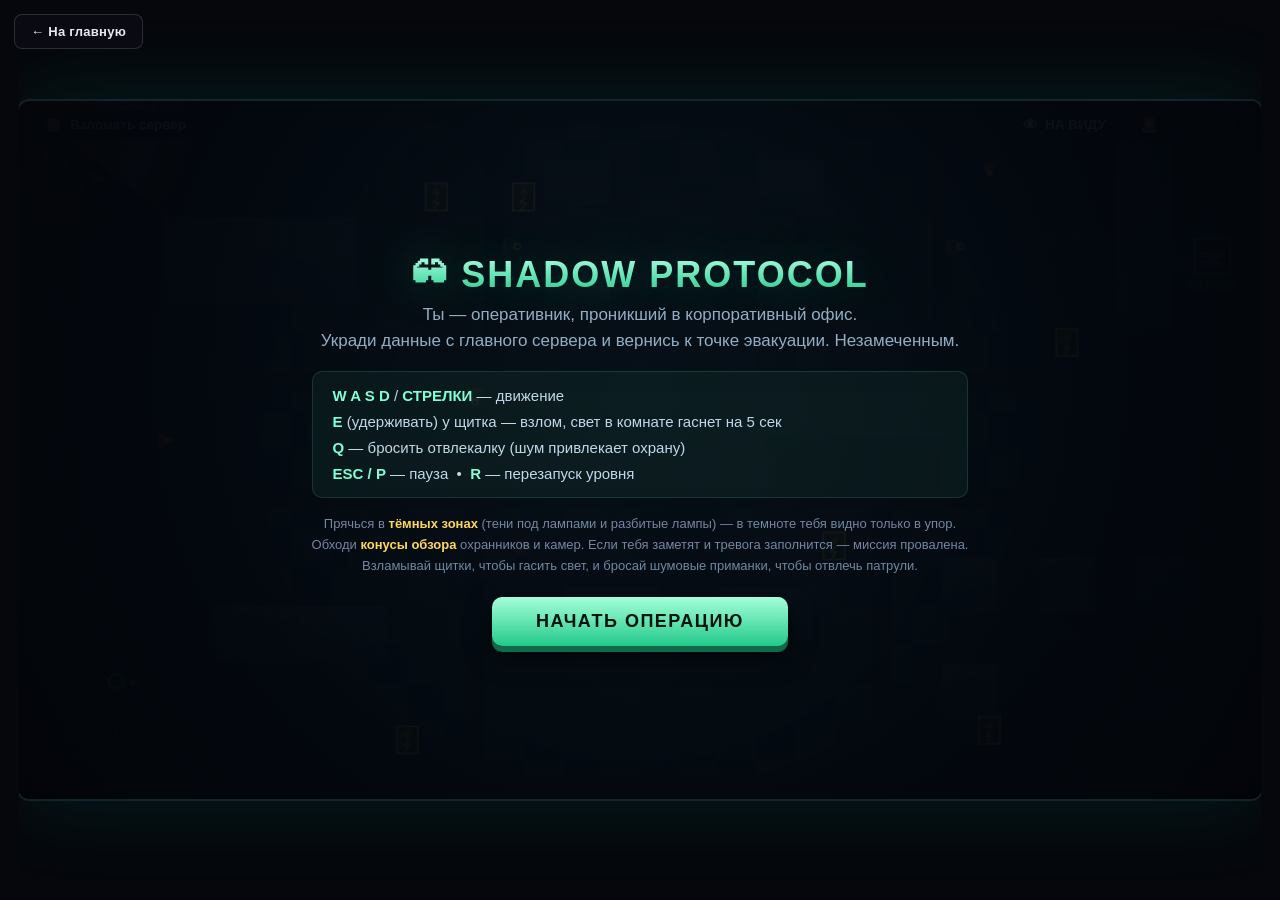
<file: game/4game.html>
<!DOCTYPE html>
<html lang="ru">
<head>
<meta charset="utf-8">
<meta name="viewport" content="width=device-width, initial-scale=1">
<title>Shadow Protocol</title>
<style>
  * { box-sizing: border-box; }
  html, body {
    margin: 0; padding: 0; height: 100%;
    background: #05070c;
    font-family: 'Segoe UI', Roboto, Arial, sans-serif;
    color: #dfe9f5;
    display: flex; align-items: center; justify-content: center;
    overflow: hidden;
  }
  #wrap {
    position: relative;
    width: min(97vw, 97vh * (1280/720));
    max-width: 1280px;
    aspect-ratio: 1280 / 720;
    box-shadow: 0 0 90px rgba(0,180,140,0.14), 0 0 0 2px #141b25;
    border-radius: 10px;
    overflow: hidden;
  }
  canvas { display: block; width: 100%; height: 100%; background: #05070c; }

  #hud {
    position: absolute; top: 0; left: 0; right: 0;
    display: flex; gap: 8px; align-items: center;
    padding: 9px 12px;
    pointer-events: none;
    font-size: clamp(10px, 1.5vh, 15px);
    font-weight: 700;
    text-shadow: 0 2px 5px #000;
  }
  .stat {
    background: rgba(8,14,22,0.82);
    border: 1px solid rgba(110,240,200,0.16);
    border-radius: 8px;
    padding: 5px 12px;
    display: flex; align-items: center; gap: 7px;
    backdrop-filter: blur(5px);
    white-space: nowrap;
    transition: border-color .2s, color .2s;
  }
  .stat .ico { font-size: 1.1em; }
  .spacer { flex: 1; }
  #vis-stat.hidden-state {
    border-color: rgba(110,240,200,0.7);
    color: #9dffd6;
    box-shadow: 0 0 16px rgba(110,240,200,0.35);
  }
  #vis-stat.exposed {
    border-color: rgba(255,90,74,0.8);
    color: #ff9a8a;
    box-shadow: 0 0 16px rgba(255,90,74,0.45);
  }
  #alarm-bar {
    width: 70px; height: 8px;
    background: rgba(255,255,255,0.14);
    border-radius: 4px;
    overflow: hidden;
    display: inline-block;
    vertical-align: middle;
  }
  #alarm-fill {
    height: 100%; width: 0%;
    background: linear-gradient(90deg, #ffd75e, #ff3a3a);
    border-radius: 4px;
    transition: width .08s linear;
  }

  #overlay {
    position: absolute; inset: 0;
    background: radial-gradient(circle at 50% 40%, rgba(6,16,24,0.94), rgba(2,4,9,0.98));
    display: flex; align-items: center; justify-content: center;
    padding: 22px;
    transition: opacity .25s;
    z-index: 5;
  }
  #overlay.hidden { opacity: 0; pointer-events: none; }
  .panel { text-align: center; max-width: 700px; animation: pop .3s ease-out; }
  @keyframes pop { from { transform: scale(.95); opacity: 0 } to { transform: scale(1); opacity: 1 } }

  .panel h1 {
    font-size: clamp(22px, 4vh, 44px);
    margin: 0 0 6px;
    background: linear-gradient(180deg, #b6ffe8, #22c98a);
    -webkit-background-clip: text; background-clip: text; color: transparent;
    letter-spacing: 2px;
    text-shadow: 0 0 46px rgba(60,255,180,0.25);
  }
  .panel .sub {
    color: #93aec4; font-size: clamp(12px, 1.9vh, 17px);
    margin: 0 0 18px; line-height: 1.5;
  }
  .controls {
    display: flex; flex-direction: column; gap: 9px;
    background: rgba(110,240,200,0.055);
    border: 1px solid rgba(110,240,200,0.14);
    border-radius: 10px;
    padding: 15px 20px;
    margin-bottom: 16px;
    font-size: clamp(11px, 1.7vh, 15px);
    color: #c2d8ea;
    text-align: left;
  }
  .controls b { color: #7fffd4; }
  .hint {
    color: #7287a0; font-size: clamp(10px, 1.5vh, 13px);
    margin: 0 0 20px; line-height: 1.6;
  }
  .hint b { color: #ffd75e; }
  button {
    font-family: inherit;
    font-size: clamp(13px, 2vh, 18px);
    font-weight: 800;
    letter-spacing: 1.5px;
    padding: 14px 44px;
    border: none; border-radius: 10px;
    cursor: pointer;
    color: #04140f;
    background: linear-gradient(180deg, #a5ffd9, #22c98a);
    box-shadow: 0 6px 0 #0e6a48, 0 10px 26px rgba(0,0,0,.6);
    transition: transform .08s, box-shadow .08s;
  }
  button:hover { transform: translateY(-2px); box-shadow: 0 8px 0 #0e6a48, 0 12px 30px rgba(0,0,0,.65); }
  button:active { transform: translateY(4px); box-shadow: 0 2px 0 #0e6a48; }

  .score-big {
    font-size: clamp(22px, 3.4vh, 38px);
    color: #7fffd4; font-weight: 900;
    margin: 6px 0 16px;
  }
  .stat-row { display: flex; gap: 26px; justify-content: center; margin-bottom: 20px; flex-wrap: wrap; }
  .stat-row div { color: #93aec4; font-size: clamp(11px, 1.7vh, 15px); }
  .stat-row span { display: block; color: #fff; font-size: 1.55em; font-weight: 800; margin-top: 3px; }

  /* Кнопка «На главную» */
.back-to-main {
  position: fixed;
  top: 14px;
  left: 14px;
  z-index: 9999;
  padding: 9px 16px;
  font-family: 'Segoe UI', Roboto, sans-serif;
  font-size: 13px;
  font-weight: 700;
  letter-spacing: .3px;
  color: #e8e8f0;
  background: rgba(12, 12, 20, 0.82);
  border: 1px solid rgba(255, 255, 255, 0.14);
  border-radius: 8px;
  text-decoration: none;
  backdrop-filter: blur(6px);
  transition: background .15s, border-color .15s, transform .15s;
  display: inline-flex;
  align-items: center;
  gap: 6px;
}
.back-to-main:hover {
  background: rgba(30, 30, 45, 0.95);
  border-color: rgba(255, 215, 94, 0.55);
  color: #ffd75e;
  transform: translateY(-1px);
}
.back-to-main:active {
  transform: translateY(1px);
}

</style>
</head>
<body>

<a href="../index.html" id="backToMain" class="back-to-main">← На главную</a>

<div id="wrap">
  <canvas id="game"></canvas>

  <div id="hud">
    <div class="stat"><span class="ico">🎯</span><span id="ui-obj">Взломать сервер</span></div>
    <div class="spacer"></div>
    <div class="stat" id="vis-stat"><span class="ico">👁</span><span id="ui-vis">СКРЫТ</span></div>
    <div class="stat"><span class="ico">🚨</span><span id="alarm-bar"><span id="alarm-fill"></span></span></div>
  </div>

  <div id="overlay"><div class="panel" id="panel"></div></div>
</div>

<script>
"use strict";

/* =========================================================
   БАЗОВЫЕ КОНСТАНТЫ
   ========================================================= */
const W = 1280, H = 720;
const TAU = Math.PI * 2;

const clamp = (v,a,b) => Math.max(a, Math.min(b, v));
const rnd   = (a,b) => a + Math.random() * (b - a);
const dist  = (ax,ay,bx,by) => Math.hypot(ax-bx, ay-by);

function angDiff(a, b) {
  let d = a - b;
  while (d >  Math.PI) d -= TAU;
  while (d < -Math.PI) d += TAU;
  return d;
}

function aabb(ax,ay,aw,ah, bx,by,bw,bh) {
  return ax < bx+bw && ax+aw > bx && ay < by+bh && ay+ah > by;
}

function inRect(x, y, r) {
  return x >= r.x && x <= r.x + r.w && y >= r.y && y <= r.y + r.h;
}

function segSeg(x1,y1,x2,y2, x3,y3,x4,y4) {
  const d = (x2-x1)*(y4-y3) - (y2-y1)*(x4-x3);
  if (Math.abs(d) < 1e-6) return false;
  const t = ((x3-x1)*(y4-y3) - (y3-y1)*(x4-x3)) / d;
  const u = ((x3-x1)*(y2-y1) - (y3-y1)*(x2-x1)) / d;
  return t >= 0 && t <= 1 && u >= 0 && u <= 1;
}

function segRect(x1,y1,x2,y2, r) {
  // Endpoint inside?
  if (x1 >= r.x && x1 <= r.x+r.w && y1 >= r.y && y1 <= r.y+r.h) return true;
  if (x2 >= r.x && x2 <= r.x+r.w && y2 >= r.y && y2 <= r.y+r.h) return true;
  // Edge tests
  const x3 = r.x, y3 = r.y, x4 = r.x + r.w, y4 = r.y + r.h;
  return segSeg(x1,y1,x2,y2, x3,y3, x4,y3) ||
         segSeg(x1,y1,x2,y2, x4,y3, x4,y4) ||
         segSeg(x1,y1,x2,y2, x4,y4, x3,y4) ||
         segSeg(x1,y1,x2,y2, x3,y4, x3,y3);
}

/* =========================================================
   CANVAS
   ========================================================= */
const cvs = document.getElementById('game');
const ctx = cvs.getContext('2d');
cvs.width = W; cvs.height = H;

const darkCvs = document.createElement('canvas');
darkCvs.width = W; darkCvs.height = H;
const darkCtx = darkCvs.getContext('2d');

/* =========================================================
   КАРТА
   ========================================================= */
const WALLS = [
  // Внешние стены
  {x:0,    y:0,   w:1280, h:24},
  {x:0,    y:696, w:1280, h:24},
  {x:0,    y:0,   w:24,   h:720},
  {x:1256, y:0,   w:24,   h:720},

  // Горизонтальная стена: верхние комнаты / коридор (y=280..300)
  {x:24,   y:280, w:196,  h:20},   // 24..220
  {x:320,  y:280, w:300,  h:20},   // 320..620
  {x:720,  y:280, w:330,  h:20},   // 720..1050
  {x:1150, y:280, w:106,  h:20},   // 1150..1256

  // Вертикальные разделители верхнего ряда
  {x:480, y:24, w:20, h:256},      // T1 | T2
  {x:940, y:24, w:20, h:256},      // T2 | T3

  // Горизонтальная стена: коридор / нижние комнаты (y=400..420)
  {x:24,   y:400, w:156,  h:20},   // 24..180
  {x:280,  y:400, w:340,  h:20},   // 280..620
  {x:720,  y:400, w:300,  h:20},   // 720..1020
  {x:1120, y:400, w:136,  h:20},   // 1120..1256

  // Вертикальные разделители нижнего ряда
  {x:460, y:420, w:20, h:276},     // B1 | B2
  {x:880, y:420, w:20, h:276},     // B2 | B3
];

const PROPS = [
  // T1 — стол переговоров
  {x:150, y:120, w:200, h:90},

  // T2 — столы офиса
  {x:540,  y:60,  w:70, h:50},
  {x:540,  y:180, w:70, h:50},
  {x:760,  y:60,  w:70, h:50},
  {x:760,  y:180, w:70, h:50},

  // T3 — серверные стойки
  {x:1130, y:40, w:60, h:200},

  // B1 — стойка ресепшн
  {x:200, y:520, w:180, h:60},

  // B2 — столы столовой
  {x:560, y:500, w:100, h:60},
  {x:720, y:500, w:100, h:60},

  // B3 — ящики склада
  {x:950,  y:470, w:60, h:60},
  {x:1050, y:470, w:60, h:60},
  {x:1150, y:470, w:60, h:60},
  {x:950,  y:580, w:60, h:60},
  {x:1150, y:580, w:60, h:60},
];

/* Освещение комнат */
const LIGHTS = {
  T1: {x:24,  y:24,  w:456,  h:256, on:true, offTimer:0, name:'ПЕРЕГОВОРНАЯ'},
  T2: {x:500, y:24,  w:440,  h:256, on:true, offTimer:0, name:'ОФИС'},
  T3: {x:960, y:24,  w:296,  h:256, on:true, offTimer:0, name:'СЕРВЕРНАЯ'},
  C:  {x:24,  y:300, w:1232, h:100, on:true, offTimer:0, name:'КОРИДОР'},
  B1: {x:24,  y:420, w:436,  h:276, on:true, offTimer:0, name:'ПРИЁМНАЯ'},
  B2: {x:480, y:420, w:400,  h:276, on:true, offTimer:0, name:'СТОЛОВАЯ'},
  B3: {x:900, y:420, w:356,  h:276, on:true, offTimer:0, name:'СКЛАД'},
};

/* Тёмные пятна (всегда тень) */
const SHADOW_ZONES = [
  {x:360, y:300, w:170, h:44},
  {x:780, y:356, w:170, h:44},
  {x:640, y:420, w:80,  h:60},
];

/* Щитки питания */
const PANEL_DEFS = [
  {x:430,  y:100, room:'T1'},
  {x:520,  y:100, room:'T2'},
  {x:1080, y:250, room:'T3'},
  {x:400,  y:660, room:'B1'},
  {x:840,  y:460, room:'B2'},
  {x:1000, y:650, room:'B3'},
];

/* =========================================================
   СОСТОЯНИЕ
   ========================================================= */
const keys = {};
let state = 'menu'; // menu | playing | paused | alarm | win
let time = 0;
let levelTime = 0;
let suspicion = 0;
let shake = 0;
let flash = 0;
let alarmTimer = 0;

let player, guards, cameras, panels, thrownItems, particles, texts;
let server, evac;

/* =========================================================
   ГЕОМЕТРИЯ — ОБСТАКЛИ
   ========================================================= */
function getObstacles() {
  return WALLS.concat(PROPS);
}

/* =========================================================
   ВЗАИМОДЕЙСТВИЕ
   ========================================================= */
function isPlayerInShadow() {
  if (!player) return false;
  for (const z of SHADOW_ZONES) {
    if (inRect(player.x, player.y, z)) return true;
  }
  for (const id in LIGHTS) {
    const z = LIGHTS[id];
    if (!z.on) continue;
    if (inRect(player.x, player.y, z)) return false;
  }
  return true;
}

function losBlocked(x1, y1, x2, y2) {
  const obs = getObstacles();
  for (const o of obs) {
    if (segRect(x1, y1, x2, y2, o)) return true;
  }
  return false;
}

function canObserve(obs) {
  if (!player || state !== 'playing') return false;

  const dx = player.x - obs.x;
  const dy = player.y - obs.y;
  const d = Math.hypot(dx, dy);
  if (d > obs.range) return false;
  if (d < 0.001) return true;

  const ang = Math.atan2(dy, dx);
  const diff = angDiff(ang, obs.angle);
  if (Math.abs(diff) > obs.halfFov) return false;

  if (losBlocked(obs.x, obs.y, player.x, player.y)) return false;

  // Скрыт в тени — виден только вблизи
  if (isPlayerInShadow() && d > 34) return false;

  return true;
}

/* =========================================================
   ИНИЦИАЛИЗАЦИЯ УРОВНЯ
   ========================================================= */
function loadLevel() {
  player = {
    x: 100, y: 600,
    vx: 0, vy: 0,
    radius: 11,
    speed: 158,
    facingX: 1, facingY: 0,
    hasData: false,
    downloadProgress: 0,
    hackProgress: 0,
    hackTarget: null,
    throwCd: 0,
    bob: 0,
  };

  guards = [
    { // G1 — коридор
      x: 150, y: 350,
      path: [{x:150, y:350}, {x:1130, y:350}],
      pathIndex: 1, pathDir: 1,
      angle: 0, speed: 88,
      range: 200, halfFov: 0.66,
      state: 'patrol',
      investigateX: 0, investigateY: 0, lookTimer: 0,
      seesPlayer: false, spotFlash: 0,
    },
    { // G2 — серверная
      x: 1000, y: 70,
      path: [{x:1000, y:70}, {x:1000, y:230}],
      pathIndex: 1, pathDir: 1,
      angle: Math.PI/2, speed: 76,
      range: 195, halfFov: 0.66,
      state: 'patrol',
      investigateX: 0, investigateY: 0, lookTimer: 0,
      seesPlayer: false, spotFlash: 0,
    },
    { // G3 — переговорная
      x: 80, y: 80,
      path: [{x:80, y:80}, {x:420, y:80}],
      pathIndex: 1, pathDir: 1,
      angle: 0, speed: 84,
      range: 190, halfFov: 0.66,
      state: 'patrol',
      investigateX: 0, investigateY: 0, lookTimer: 0,
      seesPlayer: false, spotFlash: 0,
    },
    { // G4 — столовая
      x: 520, y: 460,
      path: [{x:520, y:460}, {x:840, y:460}],
      pathIndex: 1, pathDir: 1,
      angle: 0, speed: 82,
      range: 190, halfFov: 0.66,
      state: 'patrol',
      investigateX: 0, investigateY: 0, lookTimer: 0,
      seesPlayer: false, spotFlash: 0,
    },
  ];

  cameras = [
    { // C1 — коридор
      x: 470, y: 302,
      baseAngle: Math.PI/2,
      sweepAmount: 0.72,
      sweepSpeed: 0.85,
      sweepPhase: 0,
      angle: Math.PI/2,
      range: 210, halfFov: 0.66,
      seesPlayer: false, spotFlash: 0,
    },
    { // C2 — офис
      x: 505, y: 150,
      baseAngle: 0,
      sweepAmount: 0.75,
      sweepSpeed: 0.72,
      sweepPhase: 1.4,
      angle: 0,
      range: 200, halfFov: 0.66,
      seesPlayer: false, spotFlash: 0,
    },
    { // C3 — серверная
      x: 962, y: 150,
      baseAngle: 0,
      sweepAmount: 0.75,
      sweepSpeed: 0.68,
      sweepPhase: 0,
      angle: 0,
      range: 200, halfFov: 0.66,
      seesPlayer: false, spotFlash: 0,
    },
  ];

  panels = PANEL_DEFS.map(p => ({
    x: p.x, y: p.y,
    room: p.room,
    cooldown: 0,
  }));

  server = { x: 1230, y: 160, radius: 22 };
  evac   = { x: 80, y: 650, radius: 40 };

  thrownItems = [];
  particles = [];
  texts = [];

  suspicion = 0;
  levelTime = 0;
  shake = 0;
  flash = 0.35;
  alarmTimer = 0;

  for (const id in LIGHTS) {
    LIGHTS[id].on = true;
    LIGHTS[id].offTimer = 0;
  }
}

/* =========================================================
   ЭФФЕКТЫ
   ========================================================= */
function burst(x, y, color, n, sp) {
  for (let i = 0; i < n; i++) {
    const a = Math.random() * TAU;
    const s = sp * rnd(0.3, 1.0);
    particles.push({
      x, y,
      vx: Math.cos(a) * s,
      vy: Math.sin(a) * s,
      life: rnd(0.3, 0.8),
      maxLife: 0.8,
      color,
      size: rnd(1.4, 3.2),
    });
  }
}

function addText(x, y, txt, color) {
  texts.push({ x, y, txt, color, life: 1.0, vy: -30 });
}

function updateEffects(dt) {
  for (let i = particles.length - 1; i >= 0; i--) {
    const p = particles[i];
    p.life -= dt;
    if (p.life <= 0) { particles.splice(i, 1); continue; }
    p.x += p.vx * dt;
    p.y += p.vy * dt;
    p.vx *= 0.93;
    p.vy *= 0.93;
  }
  for (let i = texts.length - 1; i >= 0; i--) {
    const t = texts[i];
    t.life -= dt * 1.05;
    t.y += t.vy * dt;
    t.vy *= 0.93;
    if (t.life <= 0) texts.splice(i, 1);
  }
}

/* =========================================================
   ОБНОВЛЕНИЕ
   ========================================================= */
function update(dt) {
  time += dt;

  if (shake > 0) shake = Math.max(0, shake - dt * 2.4);
  if (flash > 0) flash = Math.max(0, flash - dt * 2.2);

  updateEffects(dt);

  if (state === 'alarm') {
    alarmTimer -= dt;
    if (alarmTimer <= 0) {
      loadLevel();
      state = 'playing';
    }
    return;
  }

  if (state !== 'playing') return;

  levelTime += dt;

  /* ---------- Таймеры света ---------- */
  for (const id in LIGHTS) {
    const z = LIGHTS[id];
    if (!z.on && z.offTimer > 0) {
      z.offTimer -= dt;
      if (z.offTimer <= 0) {
        z.on = true;
        z.offTimer = 0;
      }
    }
  }

  /* ---------- Панели ---------- */
  for (const p of panels) {
    if (p.cooldown > 0) p.cooldown -= dt;
  }

  /* ---------- Игрок ---------- */
  if (player.throwCd > 0) player.throwCd -= dt;

  let mx = 0, my = 0;
  if (keys['KeyW'] || keys['ArrowUp'])    my -= 1;
  if (keys['KeyS'] || keys['ArrowDown'])  my += 1;
  if (keys['KeyA'] || keys['ArrowLeft'])  mx -= 1;
  if (keys['KeyD'] || keys['ArrowRight']) mx += 1;

  if (mx || my) {
    const l = Math.hypot(mx, my);
    mx /= l; my /= l;
    player.facingX = mx;
    player.facingY = my;
    player.bob += dt * 11;
  } else {
    player.bob += dt * 3;
  }

  const obs = getObstacles();

  // Движение по X
  player.x += mx * player.speed * dt;
  for (const o of obs) {
    if (aabb(player.x - player.radius, player.y - player.radius, player.radius*2, player.radius*2,
             o.x, o.y, o.w, o.h)) {
      if (mx > 0) player.x = o.x - player.radius - 0.01;
      else if (mx < 0) player.x = o.x + o.w + player.radius + 0.01;
    }
  }
  // Движение по Y
  player.y += my * player.speed * dt;
  for (const o of obs) {
    if (aabb(player.x - player.radius, player.y - player.radius, player.radius*2, player.radius*2,
             o.x, o.y, o.w, o.h)) {
      if (my > 0) player.y = o.y - player.radius - 0.01;
      else if (my < 0) player.y = o.y + o.h + player.radius + 0.01;
    }
  }

  player.x = clamp(player.x, player.radius + 6, W - player.radius - 6);
  player.y = clamp(player.y, player.radius + 6, H - player.radius - 6);

  /* ---------- Взлом щитка (E) ---------- */
  const eHeld = !!keys['KeyE'];
  let nearPanel = null, nearD = 42;
  for (const p of panels) {
    if (p.cooldown > 0) continue;
    if (LIGHTS[p.room] && !LIGHTS[p.room].on) continue;
    const d = dist(player.x, player.y, p.x, p.y);
    if (d < nearD) { nearD = d; nearPanel = p; }
  }

  if (nearPanel && eHeld) {
    player.hackTarget = nearPanel;
    player.hackProgress += dt;
    if (Math.random() < 0.4) {
      burst(nearPanel.x + rnd(-10, 10), nearPanel.y + rnd(-10, 10), '#ffd75e', 1, 40);
    }
    if (player.hackProgress >= 0.85) {
      const z = LIGHTS[nearPanel.room];
      if (z) {
        z.on = false;
        z.offTimer = 5.0;
      }
      nearPanel.cooldown = 8.5;
      player.hackProgress = 0;
      player.hackTarget = null;
      burst(nearPanel.x, nearPanel.y, '#7fffd4', 20, 160);
      addText(nearPanel.x, nearPanel.y - 22, 'СВЕТ ОТКЛЮЧЁН', '#7fffd4');
      shake = Math.max(shake, 0.18);
    }
  } else {
    player.hackProgress = 0;
    player.hackTarget = null;
  }

  /* ---------- Бросок отвлекалки (Q) ---------- */
  if (keys['KeyQ'] && player.throwCd <= 0) {
    player.throwCd = 0.75;
    thrownItems.push({
      x: player.x + player.facingX * 14,
      y: player.y + player.facingY * 14,
      vx: player.facingX * 640,
      vy: player.facingY * 640,
      life: 0.26,
      maxLife: 0.26,
      pinged: false,
    });
    player.facingX = player.facingX; // no-op
  }

  // полёт брошенного
  for (let i = thrownItems.length - 1; i >= 0; i--) {
    const t = thrownItems[i];
    t.x += t.vx * dt;
    t.y += t.vy * dt;
    t.life -= dt;

    // столкновение со стенами — пинг сразу
    let hit = false;
    for (const o of obs) {
      if (t.x >= o.x && t.x <= o.x + o.w && t.y >= o.y && t.y <= o.y + o.h) {
        hit = true; break;
      }
    }

    if (t.life <= 0 || hit) {
      // ПИНГ
      burst(t.x, t.y, '#ffd75e', 16, 190);
      addText(t.x, t.y - 16, '!', '#ffd75e');
      const NOISE_R = 290;
      for (const g of guards) {
        const d = dist(g.x, g.y, t.x, t.y);
        if (d < NOISE_R && g.state !== 'alert') {
          g.state = 'investigate';
          g.investigateX = t.x;
          g.investigateY = t.y;
          g.lookTimer = 2.2;
        }
      }
      thrownItems.splice(i, 1);
    }
  }

  /* ---------- Дрон сервера ---------- */
  const dServer = dist(player.x, player.y, server.x, server.y);
  if (!player.hasData && dServer < server.radius + 26) {
    player.downloadProgress += dt;
    if (Math.random() < 0.5) {
      burst(server.x + rnd(-20, 20), server.y + rnd(-20, 20), '#7fffd4', 1, 40);
    }
    if (player.downloadProgress >= 2.0) {
      player.hasData = true;
      burst(server.x, server.y, '#7fffd4', 30, 240);
      burst(server.x, server.y, '#ffffff', 12, 180);
      addText(server.x, server.y - 30, 'ДАННЫЕ УКРАДЕНЫ', '#7fffd4');
      flash = 0.5;
      document.getElementById('ui-obj').textContent = 'Уйти к точке эвакуации';
    }
  } else if (!player.hasData) {
    player.downloadProgress = 0;
  }

  /* ---------- Победа ---------- */
  if (player.hasData && dist(player.x, player.y, evac.x, evac.y) < evac.radius) {
    winGame();
    return;
  }

  /* ---------- Камеры ---------- */
  for (const c of cameras) {
    c.sweepPhase += dt * c.sweepSpeed;
    c.angle = c.baseAngle + Math.sin(c.sweepPhase) * c.sweepAmount;
    c.seesPlayer = canObserve(c);
    if (c.spotFlash > 0) c.spotFlash -= dt;
  }

  /* ---------- Охранники ---------- */
  for (const g of guards) {
    if (g.spotFlash > 0) g.spotFlash -= dt;
    updateGuard(g, dt, obs);
  }

  /* ---------- Детект ---------- */
  let anySees = false;
  for (const g of guards) if (g.seesPlayer) anySees = true;
  for (const c of cameras) if (c.seesPlayer) anySees = true;

  if (anySees) {
    suspicion = Math.min(100, suspicion + 100 * dt);
    if (suspicion >= 100) { triggerAlarm(); return; }
  } else {
    suspicion = Math.max(0, suspicion - 55 * dt);
  }
}

function updateGuard(g, dt, obs) {
  g.seesPlayer = canObserve(g);

  if (g.seesPlayer) {
    // Замер и смотрим на игрока
    const targetA = Math.atan2(player.y - g.y, player.x - g.x);
    g.angle += angDiff(targetA, g.angle) * Math.min(1, dt * 12);
    g.spotFlash = 0.25;
    return;
  }

  if (g.state === 'investigate') {
    const dx = g.investigateX - g.x;
    const dy = g.investigateY - g.y;
    const d = Math.hypot(dx, dy);
    if (d < 8) {
      g.lookTimer -= dt;
      // осматривается
      g.angle += Math.sin(time * 2.2 + g.x * 0.01) * dt * 3.4;
      if (g.lookTimer <= 0) {
        g.state = 'patrol';
      }
    } else {
      const targetA = Math.atan2(dy, dx);
      g.angle += angDiff(targetA, g.angle) * Math.min(1, dt * 7);
      const sp = g.speed * 1.35;
      const step = sp * dt;
      moveGuard(g, (dx / d) * step, (dy / d) * step, obs);
    }
    return;
  }

  // Патруль
  const target = g.path[g.pathIndex];
  const dx = target.x - g.x;
  const dy = target.y - g.y;
  const d = Math.hypot(dx, dy);

  if (d < 5) {
    let nextIdx = g.pathIndex + g.pathDir;
    if (nextIdx < 0 || nextIdx >= g.path.length) {
      g.pathDir *= -1;
      nextIdx = g.pathIndex + g.pathDir;
    }
    g.pathIndex = clamp(nextIdx, 0, g.path.length - 1);
    return;
  }

  const targetA = Math.atan2(dy, dx);
  g.angle += angDiff(targetA, g.angle) * Math.min(1, dt * 6);

  const step = g.speed * dt;
  moveGuard(g, (dx / d) * step, (dy / d) * step, obs);
}

function moveGuard(g, dx, dy, obs) {
  g.x += dx;
  for (const o of obs) {
    if (aabb(g.x - 12, g.y - 12, 24, 24, o.x, o.y, o.w, o.h)) {
      if (dx > 0) g.x = o.x - 12.5;
      else if (dx < 0) g.x = o.x + o.w + 12.5;
    }
  }
  g.y += dy;
  for (const o of obs) {
    if (aabb(g.x - 12, g.y - 12, 24, 24, o.x, o.y, o.w, o.h)) {
      if (dy > 0) g.y = o.y - 12.5;
      else if (dy < 0) g.y = o.y + o.h + 12.5;
    }
  }
}

/* =========================================================
   ТРЕВОГА / ПОБЕДА
   ========================================================= */
function triggerAlarm() {
  state = 'alarm';
  alarmTimer = 1.7;
  shake = 1.3;
  flash = 0.8;
  suspicion = 100;

  burst(player.x, player.y, '#ff3a3a', 40, 320);
  burst(player.x, player.y, '#ffd75e', 20, 240);

  for (const g of guards) {
    g.seesPlayer = true;
    g.spotFlash = 1;
  }
  for (const c of cameras) c.spotFlash = 1;
}

function winGame() {
  state = 'win';
  burst(player.x, player.y, '#7fffd4', 40, 300);
  burst(player.x, player.y, '#ffffff', 20, 220);

  showOverlay(`
    <h1>✅ МИССИЯ ВЫПОЛНЕНА</h1>
    <p class="sub">Данные украдены, оперативник покинул здание.<br>
    Никто ничего не заметил.</p>
    <div class="score-big">${levelTime.toFixed(1)} сек</div>
    <div class="stat-row">
      <div>Комнат пройдено<span>7</span></div>
      <div>Тревог<span>0</span></div>
    </div>
    <button id="startBtn">ЕЩЁ РАЗ</button>
  `);
}

function gameOverMenu() {
  state = 'gameover';
  showOverlay(`
    <h1>🚨 ОБНАРУЖЕН</h1>
    <p class="sub">Охрана заметила вас. Миссия провалена — уровень перезапущен.</p>
    <button id="startBtn">ПОПРОБОВАТЬ СНОВА</button>
  `);
}

/* =========================================================
   ОТРИСОВКА
   ========================================================= */
function drawFloor() {
  // базовый пол
  ctx.fillStyle = '#141a22';
  ctx.fillRect(0, 0, W, H);

  // шахматная плитка
  for (let y = 0; y < H; y += 40) {
    for (let x = 0; x < W; x += 40) {
      if (((x / 40) + (y / 40)) % 2 === 0) {
        ctx.fillStyle = 'rgba(255,255,255,0.012)';
        ctx.fillRect(x, y, 40, 40);
      }
    }
  }
}

function drawRoomLabels() {
  ctx.save();
  ctx.textAlign = 'center';
  ctx.font = 'bold 22px Segoe UI, sans-serif';
  ctx.fillStyle = 'rgba(255,255,255,0.05)';
  const labels = [
    {txt:'ПЕРЕГОВОРНАЯ', x:252, y:150},
    {txt:'ОФИС',         x:720, y:150},
    {txt:'СЕРВЕРНАЯ',    x:1108, y:150},
    {txt:'КОРИДОР',      x:640, y:355},
    {txt:'ПРИЁМНАЯ',     x:242, y:560},
    {txt:'СТОЛОВАЯ',     x:680, y:560},
    {txt:'СКЛАД',        x:1078, y:560},
  ];
  for (const l of labels) {
    ctx.fillText(l.txt, l.x, l.y);
  }
  ctx.restore();
}

function drawWalls() {
  for (const w of WALLS) {
    const g = ctx.createLinearGradient(0, w.y, 0, w.y + w.h);
    g.addColorStop(0, '#39404d');
    g.addColorStop(1, '#1f2530');
    ctx.fillStyle = g;
    ctx.fillRect(w.x, w.y, w.w, w.h);

    ctx.fillStyle = 'rgba(150,200,255,0.06)';
    ctx.fillRect(w.x, w.y, w.w, 2);

    ctx.strokeStyle = 'rgba(0,0,0,0.45)';
    ctx.lineWidth = 1;
    ctx.strokeRect(w.x + 0.5, w.y + 0.5, w.w - 1, w.h - 1);
  }
}

function drawProps() {
  for (const p of PROPS) {
    // стол / ящик
    const g = ctx.createLinearGradient(0, p.y, 0, p.y + p.h);
    g.addColorStop(0, '#3f4a58');
    g.addColorStop(1, '#232a36');
    ctx.fillStyle = g;
    ctx.fillRect(p.x, p.y, p.w, p.h);

    ctx.fillStyle = 'rgba(140,210,255,0.09)';
    ctx.fillRect(p.x, p.y, p.w, 3);

    ctx.strokeStyle = 'rgba(0,0,0,0.5)';
    ctx.lineWidth = 1.5;
    ctx.strokeRect(p.x + 0.75, p.y + 0.75, p.w - 1.5, p.h - 1.5);

    // тех. детали
    ctx.strokeStyle = 'rgba(0,0,0,0.28)';
    ctx.lineWidth = 1;
    for (let x = p.x + 20; x < p.x + p.w - 4; x += 22) {
      ctx.beginPath();
      ctx.moveTo(x, p.y + 4);
      ctx.lineTo(x, p.y + p.h - 4);
      ctx.stroke();
    }
  }
}

function drawPanels() {
  for (const p of panels) {
    const z = LIGHTS[p.room];
    const isOff = z && !z.on;
    const cd = p.cooldown > 0;

    ctx.save();
    ctx.translate(p.x, p.y);

    // тень
    ctx.fillStyle = 'rgba(0,0,0,0.4)';
    ctx.beginPath();
    ctx.ellipse(0, 12, 14, 5, 0, 0, TAU);
    ctx.fill();

    // корпус
    const g = ctx.createLinearGradient(-12, -16, 12, 16);
    g.addColorStop(0, isOff ? '#3a3a20' : '#6a5a20');
    g.addColorStop(1, isOff ? '#1f1f10' : '#3a3010');
    ctx.fillStyle = g;
    ctx.fillRect(-11, -15, 22, 28);

    ctx.strokeStyle = isOff ? '#8a8a40' : '#ffd75e';
    ctx.lineWidth = 2;
    ctx.strokeRect(-11, -15, 22, 28);

    // индикатор
    if (cd) {
      ctx.fillStyle = '#5a5a3a';
    } else if (isOff) {
      ctx.fillStyle = '#5aff8a';
    } else {
      const pulse = 0.55 + Math.sin(time * 6) * 0.45;
      ctx.fillStyle = `rgba(255,215,94,${pulse})`;
    }
    ctx.beginPath();
    ctx.arc(0, -6, 3.5, 0, TAU);
    ctx.fill();

    // символ "молния"
    ctx.strokeStyle = isOff ? '#5aff8a' : '#ffd75e';
    ctx.lineWidth = 2;
    ctx.beginPath();
    ctx.moveTo(2, -1); ctx.lineTo(-3, 5); ctx.lineTo(2, 5); ctx.lineTo(-2, 12);
    ctx.stroke();

    ctx.restore();

    // прогресс взлома
    if (player && player.hackTarget === p && player.hackProgress > 0) {
      const w = 40;
      const x = p.x - w / 2;
      const y = p.y + 22;
      ctx.fillStyle = 'rgba(0,0,0,0.75)';
      ctx.fillRect(x - 1, y - 1, w + 2, 7);
      ctx.fillStyle = '#1a2028';
      ctx.fillRect(x, y, w, 5);
      ctx.fillStyle = '#7fffd4';
      ctx.fillRect(x, y, w * (player.hackProgress / 0.85), 5);
    }

    // подсказка
    if (player && !cd && !isOff) {
      const d = dist(player.x, player.y, p.x, p.y);
      if (d < 42) {
        ctx.save();
        ctx.textAlign = 'center';
        ctx.font = 'bold 12px Segoe UI, sans-serif';
        ctx.fillStyle = 'rgba(255,215,94,0.95)';
        ctx.fillText('[E] ВЗЛОМ', p.x, p.y - 26);
        ctx.restore();
      }
    }
  }
}

function drawShadowZones() {
  for (const z of SHADOW_ZONES) {
    ctx.save();
    // визуально тёмное пятно
    const g = ctx.createRadialGradient(z.x + z.w/2, z.y + z.h/2, 4, z.x + z.w/2, z.y + z.h/2, Math.max(z.w, z.h) * 0.7);
    g.addColorStop(0, 'rgba(0,0,0,0.55)');
    g.addColorStop(1, 'rgba(0,0,0,0)');
    ctx.fillStyle = g;
    ctx.fillRect(z.x - 10, z.y - 10, z.w + 20, z.h + 20);
    ctx.restore();
  }
}

function drawServer() {
  if (!server) return;
  const pulse = 1 + Math.sin(time * 3) * 0.08;

  ctx.save();
  ctx.translate(server.x, server.y);

  // свечение
  if (!player.hasData) {
    ctx.save();
    ctx.globalCompositeOperation = 'lighter';
    const g = ctx.createRadialGradient(0, 0, 4, 0, 0, 50 * pulse);
    g.addColorStop(0, 'rgba(127,255,212,0.55)');
    g.addColorStop(1, 'rgba(127,255,212,0)');
    ctx.fillStyle = g;
    ctx.beginPath();
    ctx.arc(0, 0, 50 * pulse, 0, TAU);
    ctx.fill();
    ctx.restore();
  }

  // корпус
  ctx.fillStyle = '#1a2a28';
  ctx.fillRect(-18, -18, 36, 36);
  ctx.strokeStyle = player.hasData ? '#3a6a5a' : '#7fffd4';
  ctx.lineWidth = 2.5;
  ctx.strokeRect(-18, -18, 36, 36);

  // полоски
  for (let i = 0; i < 3; i++) {
    const y = -13 + i * 9;
    if (player.hasData) {
      ctx.fillStyle = 'rgba(60,110,90,0.7)';
    } else {
      const p2 = 0.5 + Math.sin(time * 5 + i * 2) * 0.5;
      ctx.fillStyle = `rgba(127,255,212,${0.3 + p2 * 0.6})`;
    }
    ctx.fillRect(-14, y, 28, 5);
  }

  // диск / данные
  ctx.fillStyle = player.hasData ? '#3a4a48' : '#7fffd4';
  ctx.beginPath();
  ctx.arc(0, 0, 6, 0, TAU);
  ctx.fill();

  ctx.restore();

  // подпись
  ctx.save();
  ctx.textAlign = 'center';
  ctx.font = 'bold 12px Segoe UI, sans-serif';
  ctx.fillStyle = player.hasData ? 'rgba(100,130,120,0.7)' : 'rgba(127,255,212,0.9)';
  ctx.fillText('СЕРВЕР', server.x, server.y + 34);
  ctx.restore();

  // прогресс загрузки
  if (player && !player.hasData && player.downloadProgress > 0) {
    const w = 60;
    const x = server.x - w / 2;
    const y = server.y + 42;
    ctx.fillStyle = 'rgba(0,0,0,0.75)';
    ctx.fillRect(x - 1, y - 1, w + 2, 9);
    ctx.fillStyle = '#1a2028';
    ctx.fillRect(x, y, w, 7);
    ctx.fillStyle = '#7fffd4';
    ctx.fillRect(x, y, w * (player.downloadProgress / 2.0), 7);

    ctx.save();
    ctx.textAlign = 'center';
    ctx.font = 'bold 10px Segoe UI, sans-serif';
    ctx.fillStyle = '#fff';
    ctx.fillText('ЗАГРУЗКА ДАННЫХ', server.x, y + 18);
    ctx.restore();
  }
}

function drawEvac() {
  if (!evac) return;
  const pulse = 1 + Math.sin(time * 2.4) * 0.08;
  const active = player && player.hasData;

  ctx.save();
  ctx.translate(evac.x, evac.y);

  ctx.save();
  ctx.globalCompositeOperation = 'lighter';
  const g = ctx.createRadialGradient(0, 0, 4, 0, 0, evac.radius * 1.3 * pulse);
  g.addColorStop(0, active ? 'rgba(127,255,180,0.42)' : 'rgba(127,255,180,0.12)');
  g.addColorStop(1, 'rgba(127,255,180,0)');
  ctx.fillStyle = g;
  ctx.beginPath();
  ctx.arc(0, 0, evac.radius * 1.3 * pulse, 0, TAU);
  ctx.fill();
  ctx.restore();

  ctx.strokeStyle = active ? 'rgba(127,255,180,0.9)' : 'rgba(127,255,180,0.35)';
  ctx.lineWidth = 3;
  ctx.setLineDash([10, 8]);
  ctx.lineDashOffset = -time * 26;
  ctx.beginPath();
  ctx.arc(0, 0, evac.radius * 0.8, 0, TAU);
  ctx.stroke();
  ctx.setLineDash([]);

  ctx.strokeStyle = active ? '#7fffb4' : 'rgba(127,255,180,0.45)';
  ctx.lineWidth = 2;
  ctx.beginPath();
  ctx.arc(0, 0, evac.radius * 0.5, 0, TAU);
  ctx.stroke();

  ctx.fillStyle = active ? '#7fffb4' : 'rgba(127,255,180,0.5)';
  ctx.beginPath();
  ctx.moveTo(-8, -10);
  ctx.lineTo(12, 0);
  ctx.lineTo(-8, 10);
  ctx.closePath();
  ctx.fill();

  ctx.restore();

  ctx.save();
  ctx.textAlign = 'center';
  ctx.font = 'bold 12px Segoe UI, sans-serif';
  ctx.fillStyle = active ? '#7fffb4' : 'rgba(127,255,180,0.55)';
  ctx.fillText('ЭВАКУАЦИЯ', evac.x, evac.y + evac.radius + 18);
  ctx.restore();
}

function drawCone(o, color) {
  ctx.save();
  ctx.translate(o.x, o.y);
  ctx.rotate(o.angle);

  const R = o.range;
  const HF = o.halfFov;

  // радиальный градиент
  const g = ctx.createRadialGradient(0, 0, 2, 0, 0, R);
  const col = o.spotFlash > 0 ? '255,90,60' : color;
  g.addColorStop(0, `rgba(${col},0.28)`);
  g.addColorStop(0.55, `rgba(${col},0.16)`);
  g.addColorStop(1, `rgba(${col},0)`);

  ctx.fillStyle = g;
  ctx.beginPath();
  ctx.moveTo(0, 0);
  ctx.arc(0, 0, R, -HF, HF);
  ctx.closePath();
  ctx.fill();

  // контур
  ctx.strokeStyle = `rgba(${col},0.22)`;
  ctx.lineWidth = 1;
  ctx.beginPath();
  ctx.moveTo(0, 0);
  ctx.lineTo(Math.cos(-HF) * R, Math.sin(-HF) * R);
  ctx.moveTo(0, 0);
  ctx.lineTo(Math.cos(HF) * R, Math.sin(HF) * R);
  ctx.stroke();

  ctx.restore();
}

function drawGuard(g) {
  ctx.save();
  ctx.translate(g.x, g.y);

  // конус
  ctx.save();
  ctx.translate(-g.x, -g.y);
  drawCone(g, g.seesPlayer ? '255,60,60' : '255,120,90');
  ctx.restore();

  // тело
  ctx.save();
  ctx.rotate(g.angle);

  // "тело" — треугольник
  ctx.fillStyle = g.seesPlayer ? '#ff3a3a' : '#c74a3a';
  ctx.beginPath();
  ctx.moveTo(14, 0);
  ctx.lineTo(-10, -10);
  ctx.lineTo(-6, 0);
  ctx.lineTo(-10, 10);
  ctx.closePath();
  ctx.fill();

  ctx.strokeStyle = '#1a0f0f';
  ctx.lineWidth = 2;
  ctx.stroke();

  // "фонарь" на груди
  ctx.fillStyle = '#ffd75e';
  ctx.beginPath();
  ctx.arc(4, 0, 3.2, 0, TAU);
  ctx.fill();

  ctx.restore();

  // тень
  ctx.fillStyle = 'rgba(0,0,0,0.4)';
  ctx.beginPath();
  ctx.ellipse(0, 14, 12, 4, 0, 0, TAU);
  ctx.fill();

  ctx.restore();

  // индикатор "!"
  if (g.seesPlayer || g.spotFlash > 0) {
    const t = g.spotFlash > 0 ? g.spotFlash : 0.25;
    const a = clamp(t / 0.25, 0, 1);
    const p = 1 + Math.sin(time * 14) * 0.15;
    ctx.save();
    ctx.globalAlpha = a;
    ctx.textAlign = 'center';
    ctx.font = `bold ${26 * p}px Segoe UI, sans-serif`;
    ctx.lineWidth = 5;
    ctx.strokeStyle = 'rgba(0,0,0,0.85)';
    ctx.strokeText('!', g.x, g.y - 22);
    ctx.fillStyle = '#ff3a3a';
    ctx.fillText('!', g.x, g.y - 22);
    ctx.restore();
  }
}

function drawCamera(c) {
  ctx.save();
  ctx.translate(c.x, c.y);

  // конус
  ctx.save();
  ctx.translate(-c.x, -c.y);
  drawCone(c, c.seesPlayer ? '255,60,60' : '255,215,94');
  ctx.restore();

  // корпус камеры (поворачивается)
  ctx.save();
  ctx.rotate(c.angle);

  ctx.fillStyle = '#2a2a20';
  ctx.fillRect(-6, -8, 14, 16);
  ctx.fillStyle = '#5a5a40';
  ctx.fillRect(-6, -8, 4, 16);

  // объектив
  ctx.fillStyle = c.seesPlayer ? '#ff3a3a' : '#ffd75e';
  ctx.beginPath();
  ctx.arc(8, 0, 4, 0, TAU);
  ctx.fill();

  ctx.fillStyle = '#1a1a10';
  ctx.beginPath();
  ctx.arc(9, 0, 2, 0, TAU);
  ctx.fill();

  ctx.restore();

  // база
  ctx.fillStyle = '#1a1a20';
  ctx.beginPath();
  ctx.arc(0, 0, 4, 0, TAU);
  ctx.fill();

  ctx.restore();
}

function drawPlayer() {
  const p = player;
  const hidden = isPlayerInShadow();

  ctx.save();
  ctx.translate(p.x, p.y);

  // следы / аура
  ctx.save();
  ctx.globalCompositeOperation = 'lighter';
  const g = ctx.createRadialGradient(0, 0, 2, 0, 0, 30);
  g.addColorStop(0, hidden ? 'rgba(60,220,180,0.18)' : 'rgba(127,255,212,0.35)');
  g.addColorStop(1, 'rgba(127,255,212,0)');
  ctx.fillStyle = g;
  ctx.beginPath();
  ctx.arc(0, 0, 30, 0, TAU);
  ctx.fill();
  ctx.restore();

  // тень
  ctx.fillStyle = 'rgba(0,0,0,0.45)';
  ctx.beginPath();
  ctx.ellipse(0, 10, 11, 4, 0, 0, TAU);
  ctx.fill();

  // тело
  const bob = Math.sin(p.bob) * 0.9;
  ctx.save();
  ctx.translate(0, bob);

  ctx.beginPath();
  ctx.arc(0, 0, p.radius, 0, TAU);
  const bg = ctx.createRadialGradient(-3, -3, 2, 0, 0, p.radius);
  bg.addColorStop(0, hidden ? '#9dffd6' : '#c8fff0');
  bg.addColorStop(0.6, '#5cffbe');
  bg.addColorStop(1, '#1c8a68');
  ctx.fillStyle = bg;
  ctx.fill();

  ctx.strokeStyle = '#0d3528';
  ctx.lineWidth = 2;
  ctx.stroke();

  // визор
  ctx.fillStyle = '#0a1a16';
  ctx.beginPath();
  ctx.arc(0, -2, 5.5, 0, TAU);
  ctx.fill();

  ctx.fillStyle = '#7fffd4';
  ctx.beginPath();
  ctx.arc(-1.8, -2.4, 1.4, 0, TAU);
  ctx.fill();
  ctx.beginPath();
  ctx.arc(1.8, -2.4, 1.4, 0, TAU);
  ctx.fill();

  ctx.restore();

  // направление (стрелка)
  ctx.save();
  ctx.rotate(Math.atan2(p.facingY, p.facingX));
  ctx.fillStyle = 'rgba(127,255,212,0.9)';
  ctx.beginPath();
  ctx.moveTo(p.radius + 12, 0);
  ctx.lineTo(p.radius + 4, -5);
  ctx.lineTo(p.radius + 4, 5);
  ctx.closePath();
  ctx.fill();
  ctx.restore();

  ctx.restore();

  // индикатор скрытности
  if (state === 'playing') {
    ctx.save();
    ctx.textAlign = 'center';
    ctx.font = 'bold 11px Segoe UI, sans-serif';
    if (hidden) {
      ctx.fillStyle = 'rgba(127,255,212,0.9)';
      ctx.fillText('СКРЫТ', p.x, p.y - 26);
    }
    ctx.restore();
  }
}

function drawThrownItems() {
  for (const t of thrownItems) {
    ctx.save();
    ctx.globalCompositeOperation = 'lighter';

    const g = ctx.createRadialGradient(t.x, t.y, 1, t.x, t.y, 14);
    g.addColorStop(0, 'rgba(255,215,94,0.9)');
    g.addColorStop(1, 'rgba(255,215,94,0)');
    ctx.fillStyle = g;
    ctx.beginPath();
    ctx.arc(t.x, t.y, 14, 0, TAU);
    ctx.fill();

    ctx.restore();

    ctx.fillStyle = '#ffd75e';
    ctx.beginPath();
    ctx.arc(t.x, t.y, 3.5, 0, TAU);
    ctx.fill();
    ctx.strokeStyle = '#8a6210';
    ctx.lineWidth = 1;
    ctx.stroke();
  }
}

function render() {
  ctx.save();

  if (shake > 0) {
    ctx.translate(rnd(-1, 1) * shake * 9, rnd(-1, 1) * shake * 9);
  }

  drawFloor();
  drawRoomLabels();
  drawWalls();
  drawProps();
  drawShadowZones();
  drawServer();
  drawEvac();
  drawPanels();

  /* ---------- Освещение ---------- */
  darkCtx.clearRect(0, 0, W, H);
  darkCtx.fillStyle = 'rgba(2, 6, 14, 0.82)';
  darkCtx.fillRect(0, 0, W, H);

  darkCtx.globalCompositeOperation = 'destination-out';
  for (const id in LIGHTS) {
    const z = LIGHTS[id];
    if (!z.on) continue;
    darkCtx.fillStyle = 'rgba(0,0,0,1)';
    darkCtx.fillRect(z.x, z.y, z.w, z.h);
  }
  darkCtx.globalCompositeOperation = 'source-over';

  for (const z of SHADOW_ZONES) {
    darkCtx.fillStyle = 'rgba(2, 6, 14, 0.82)';
    darkCtx.fillRect(z.x, z.y, z.w, z.h);
  }

  ctx.drawImage(darkCvs, 0, 0);

  /* ---------- Конусы (поверх темноты) ---------- */
  for (const c of cameras) {
    ctx.save();
    ctx.translate(-c.x, -c.y);
    drawCone(c, c.seesPlayer ? '255,60,60' : '255,215,94');
    ctx.restore();
  }
  for (const g of guards) {
    ctx.save();
    ctx.translate(-g.x, -g.y);
    drawCone(g, g.seesPlayer ? '255,60,60' : '255,120,90');
    ctx.restore();
  }

  /* ---------- Сущности ---------- */
  for (const c of cameras) {
    // рисуем базу камеры поверх (без дублирования конуса)
    ctx.save();
    ctx.translate(c.x, c.y);
    ctx.fillStyle = '#1a1a20';
    ctx.beginPath();
    ctx.arc(0, 0, 5, 0, TAU);
    ctx.fill();

    ctx.save();
    ctx.rotate(c.angle);
    ctx.fillStyle = '#2a2a20';
    ctx.fillRect(-6, -8, 14, 16);
    ctx.fillStyle = '#5a5a40';
    ctx.fillRect(-6, -8, 4, 16);
    ctx.fillStyle = c.seesPlayer ? '#ff3a3a' : '#ffd75e';
    ctx.beginPath();
    ctx.arc(8, 0, 4, 0, TAU);
    ctx.fill();
    ctx.fillStyle = '#1a1a10';
    ctx.beginPath();
    ctx.arc(9, 0, 2, 0, TAU);
    ctx.fill();
    ctx.restore();

    ctx.restore();

    if (c.seesPlayer || c.spotFlash > 0) {
      const a = c.spotFlash > 0 ? clamp(c.spotFlash / 0.25, 0, 1) : 0.7;
      ctx.save();
      ctx.globalAlpha = a;
      ctx.textAlign = 'center';
      ctx.font = 'bold 20px Segoe UI, sans-serif';
      ctx.lineWidth = 4;
      ctx.strokeStyle = 'rgba(0,0,0,0.85)';
      ctx.strokeText('!', c.x, c.y - 20);
      ctx.fillStyle = '#ff3a3a';
      ctx.fillText('!', c.x, c.y - 20);
      ctx.restore();
    }
  }

  for (const g of guards) {
    // конус уже нарисован — рисуем только тело
    ctx.save();
    ctx.translate(g.x, g.y);

    ctx.fillStyle = 'rgba(0,0,0,0.4)';
    ctx.beginPath();
    ctx.ellipse(0, 14, 12, 4, 0, 0, TAU);
    ctx.fill();

    ctx.save();
    ctx.rotate(g.angle);
    ctx.fillStyle = g.seesPlayer ? '#ff3a3a' : '#c74a3a';
    ctx.beginPath();
    ctx.moveTo(14, 0);
    ctx.lineTo(-10, -10);
    ctx.lineTo(-6, 0);
    ctx.lineTo(-10, 10);
    ctx.closePath();
    ctx.fill();
    ctx.strokeStyle = '#1a0f0f';
    ctx.lineWidth = 2;
    ctx.stroke();
    ctx.fillStyle = '#ffd75e';
    ctx.beginPath();
    ctx.arc(4, 0, 3.2, 0, TAU);
    ctx.fill();
    ctx.restore();

    ctx.restore();

    if (g.seesPlayer || g.spotFlash > 0) {
      const a = g.spotFlash > 0 ? clamp(g.spotFlash / 0.25, 0, 1) : 0.8;
      const p = 1 + Math.sin(time * 14) * 0.15;
      ctx.save();
      ctx.globalAlpha = a;
      ctx.textAlign = 'center';
      ctx.font = `bold ${26 * p}px Segoe UI, sans-serif`;
      ctx.lineWidth = 5;
      ctx.strokeStyle = 'rgba(0,0,0,0.85)';
      ctx.strokeText('!', g.x, g.y - 22);
      ctx.fillStyle = '#ff3a3a';
      ctx.fillText('!', g.x, g.y - 22);
      ctx.restore();
    }
  }

  if (player) drawPlayer();
  drawThrownItems();

  /* ---------- Частицы ---------- */
  ctx.save();
  ctx.globalCompositeOperation = 'lighter';
  for (const p of particles) {
    const a = clamp(p.life / p.maxLife, 0, 1);
    ctx.globalAlpha = a;
    ctx.fillStyle = p.color;
    ctx.beginPath();
    ctx.arc(p.x, p.y, p.size * a, 0, TAU);
    ctx.fill();
  }
  ctx.restore();
  ctx.globalAlpha = 1;

  /* ---------- Тексты ---------- */
  for (const t of texts) {
    const a = clamp(t.life, 0, 1);
    ctx.globalAlpha = a;
    ctx.font = 'bold 14px Segoe UI, sans-serif';
    ctx.textAlign = 'center';
    ctx.lineWidth = 3;
    ctx.strokeStyle = 'rgba(0,0,0,0.85)';
    ctx.strokeText(t.txt, t.x, t.y);
    ctx.fillStyle = t.color;
    ctx.fillText(t.txt, t.x, t.y);
  }
  ctx.globalAlpha = 1;

  ctx.restore();

  /* ---------- Вспышка ---------- */
  if (flash > 0) {
    ctx.fillStyle = `rgba(200,255,230,${flash * 0.45})`;
    ctx.fillRect(0, 0, W, H);
  }

  /* ---------- Виньетка ---------- */
  const vg = ctx.createRadialGradient(W/2, H/2, H*0.35, W/2, H/2, H*0.98);
  vg.addColorStop(0, 'rgba(0,0,0,0)');
  vg.addColorStop(1, 'rgba(0,0,0,0.62)');
  ctx.fillStyle = vg;
  ctx.fillRect(0, 0, W, H);

  /* ---------- Метр подозрения (сверху по центру) ---------- */
  if (state === 'playing' && suspicion > 0.5) {
    const w = 280;
    const x = W/2 - w/2;
    const y = 22;
    ctx.save();
    ctx.fillStyle = 'rgba(0,0,0,0.7)';
    ctx.fillRect(x - 2, y - 2, w + 4, 14);
    ctx.fillStyle = '#1a2028';
    ctx.fillRect(x, y, w, 10);
    const g = ctx.createLinearGradient(x, 0, x + w, 0);
    g.addColorStop(0, '#ffd75e');
    g.addColorStop(1, '#ff3a3a');
    ctx.fillStyle = g;
    ctx.fillRect(x, y, w * (suspicion / 100), 10);

    ctx.textAlign = 'center';
    ctx.font = 'bold 12px Segoe UI, sans-serif';
    ctx.fillStyle = 'rgba(255,255,255,0.85)';
    ctx.fillText('ТРЕВОГА', W/2, y + 24);
    ctx.restore();
  }

  /* ---------- Экран тревоги ---------- */
  if (state === 'alarm') {
    const a = clamp(1 - alarmTimer / 1.7, 0, 1);
    const pulse = 0.3 + Math.sin(time * 20) * 0.3;
    ctx.fillStyle = `rgba(255,20,20,${0.2 + pulse * a * 0.5})`;
    ctx.fillRect(0, 0, W, H);

    ctx.save();
    ctx.textAlign = 'center';
    ctx.font = 'bold 68px Segoe UI, sans-serif';
    ctx.lineWidth = 10;
    ctx.strokeStyle = 'rgba(0,0,0,0.85)';
    ctx.strokeText('ОБНАРУЖЕН', W/2, H/2);
    const g = ctx.createLinearGradient(0, H/2 - 50, 0, H/2 + 20);
    g.addColorStop(0, '#ffe97a');
    g.addColorStop(1, '#ff3a3a');
    ctx.fillStyle = g;
    ctx.fillText('ОБНАРУЖЕН', W/2, H/2);

    ctx.font = 'bold 20px Segoe UI, sans-serif';
    ctx.fillStyle = 'rgba(255,255,255,0.85)';
    ctx.fillText('МИССИЯ ПРОВАЛЕНА', W/2, H/2 + 44);
    ctx.restore();
  }

  /* ---------- Пауза ---------- */
  if (state === 'paused') {
    ctx.fillStyle = 'rgba(4,8,14,0.75)';
    ctx.fillRect(0, 0, W, H);
    ctx.textAlign = 'center';
    ctx.font = 'bold 48px Segoe UI, sans-serif';
    ctx.fillStyle = '#7fffd4';
    ctx.fillText('ПАУЗА', W/2, H/2 - 6);
    ctx.font = 'bold 17px Segoe UI, sans-serif';
    ctx.fillStyle = '#93aec4';
    ctx.fillText('ESC / P — продолжить   •   R — перезапуск', W/2, H/2 + 36);
  }

  /* ---------- Подсказки управления ---------- */
  if (state === 'playing' && levelTime < 8 && player) {
    const a = clamp((8 - levelTime) / 2, 0, 1) * 0.7;
    ctx.save();
    ctx.globalAlpha = a;
    ctx.textAlign = 'center';
    ctx.font = 'bold 13px Segoe UI, sans-serif';
    ctx.fillStyle = '#9fd8ff';
    ctx.fillText('WASD — движение   •   E — взлом щитка   •   Q — бросить отвлекалку   •   R — перезапуск',
                 W/2, H - 24);
    ctx.restore();
  }
}

/* =========================================================
   HUD
   ========================================================= */
const uiVis = document.getElementById('ui-vis');
const visStat = document.getElementById('vis-stat');
const alarmFill = document.getElementById('alarm-fill');
const uiObj = document.getElementById('ui-obj');

function updateHUD() {
  alarmFill.style.width = clamp(suspicion, 0, 100) + '%';

  if (!player) {
    uiVis.textContent = '—';
    visStat.classList.remove('hidden-state', 'exposed');
    return;
  }

  const hidden = isPlayerInShadow();
  let anySees = false;
  if (guards) for (const g of guards) if (g.seesPlayer) anySees = true;
  if (cameras) for (const c of cameras) if (c.seesPlayer) anySees = true;

  if (anySees) {
    uiVis.textContent = 'ЗАМЕЧЕН';
    visStat.classList.remove('hidden-state');
    visStat.classList.add('exposed');
  } else if (hidden) {
    uiVis.textContent = 'СКРЫТ';
    visStat.classList.remove('exposed');
    visStat.classList.add('hidden-state');
  } else {
    uiVis.textContent = 'НА ВИДУ';
    visStat.classList.remove('hidden-state', 'exposed');
  }
}

/* =========================================================
   ОВЕРЛЕЙ
   ========================================================= */
const overlay = document.getElementById('overlay');
const panel = document.getElementById('panel');

function showOverlay(html) {
  panel.innerHTML = html;
  overlay.classList.remove('hidden');
  const btn = document.getElementById('startBtn');
  if (btn) btn.onclick = startGame;
}

function hideOverlay() {
  overlay.classList.add('hidden');
}

function menuScreen() {
  showOverlay(`
    <h1>🕶 SHADOW PROTOCOL</h1>
    <p class="sub">Ты — оперативник, проникший в корпоративный офис.<br>
    Укради данные с главного сервера и вернись к точке эвакуации. Незамеченным.</p>
    <div class="controls">
      <div><b>W A S D</b> / <b>СТРЕЛКИ</b> — движение</div>
      <div><b>E</b> (удерживать) у щитка — взлом, свет в комнате гаснет на 5 сек</div>
      <div><b>Q</b> — бросить отвлекалку (шум привлекает охрану)</div>
      <div><b>ESC / P</b> — пауза &nbsp;•&nbsp; <b>R</b> — перезапуск уровня</div>
    </div>
    <p class="hint">
      Прячься в <b>тёмных зонах</b> (тени под лампами и разбитые лампы) — в темноте тебя видно только в упор.<br>
      Обходи <b>конусы обзора</b> охранников и камер. Если тебя заметят и тревога заполнится — миссия провалена.<br>
      Взламывай щитки, чтобы гасить свет, и бросай шумовые приманки, чтобы отвлечь патрули.
    </p>
    <button id="startBtn">НАЧАТЬ ОПЕРАЦИЮ</button>
  `);
}

/* =========================================================
   СТАРТ
   ========================================================= */
function startGame() {
  loadLevel();
  hideOverlay();
  state = 'playing';
  uiObj.textContent = 'Взломать сервер';
}

/* =========================================================
   ВВОД
   ========================================================= */
window.addEventListener('keydown', e => {
  if (['Space','ArrowUp','ArrowDown','ArrowLeft','ArrowRight'].includes(e.code)) {
    e.preventDefault();
  }

  keys[e.code] = true;

  if (e.code === 'Space' && (state === 'menu' || state === 'gameover' || state === 'win')) {
    startGame();
    return;
  }
  if (e.code === 'Enter' && (state === 'menu' || state === 'gameover' || state === 'win')) {
    startGame();
    return;
  }

  if (e.code === 'Escape' || e.code === 'KeyP') {
    if (state === 'playing') state = 'paused';
    else if (state === 'paused') state = 'playing';
    return;
  }

  if (e.code === 'KeyR' && (state === 'playing' || state === 'paused')) {
    loadLevel();
    state = 'playing';
    uiObj.textContent = 'Взломать сервер';
    return;
  }
});

window.addEventListener('keyup', e => {
  keys[e.code] = false;
});

window.addEventListener('blur', () => {
  for (const k in keys) keys[k] = false;
  if (state === 'playing') state = 'paused';
});

/* =========================================================
   ГЛАВНЫЙ ЦИКЛ
   ========================================================= */
let lastTime = performance.now();

function loop(now) {
  let dt = (now - lastTime) / 1000;
  lastTime = now;
  dt = Math.min(dt, 1/30);

  update(dt);
  render();
  updateHUD();

  requestAnimationFrame(loop);
}

/* =========================================================
   ИНИЦИАЛИЗАЦИЯ
   ========================================================= */
loadLevel();
menuScreen();
requestAnimationFrame(loop);
</script>

<script>
  // Запоминаем, какую игру нужно оценить после возврата
  document.getElementById('backToMain').addEventListener('click', function () {
    try { localStorage.setItem('genrelab_pending', '4'); } catch (e) {}
  });
</script>

</body>
</html>
</file>
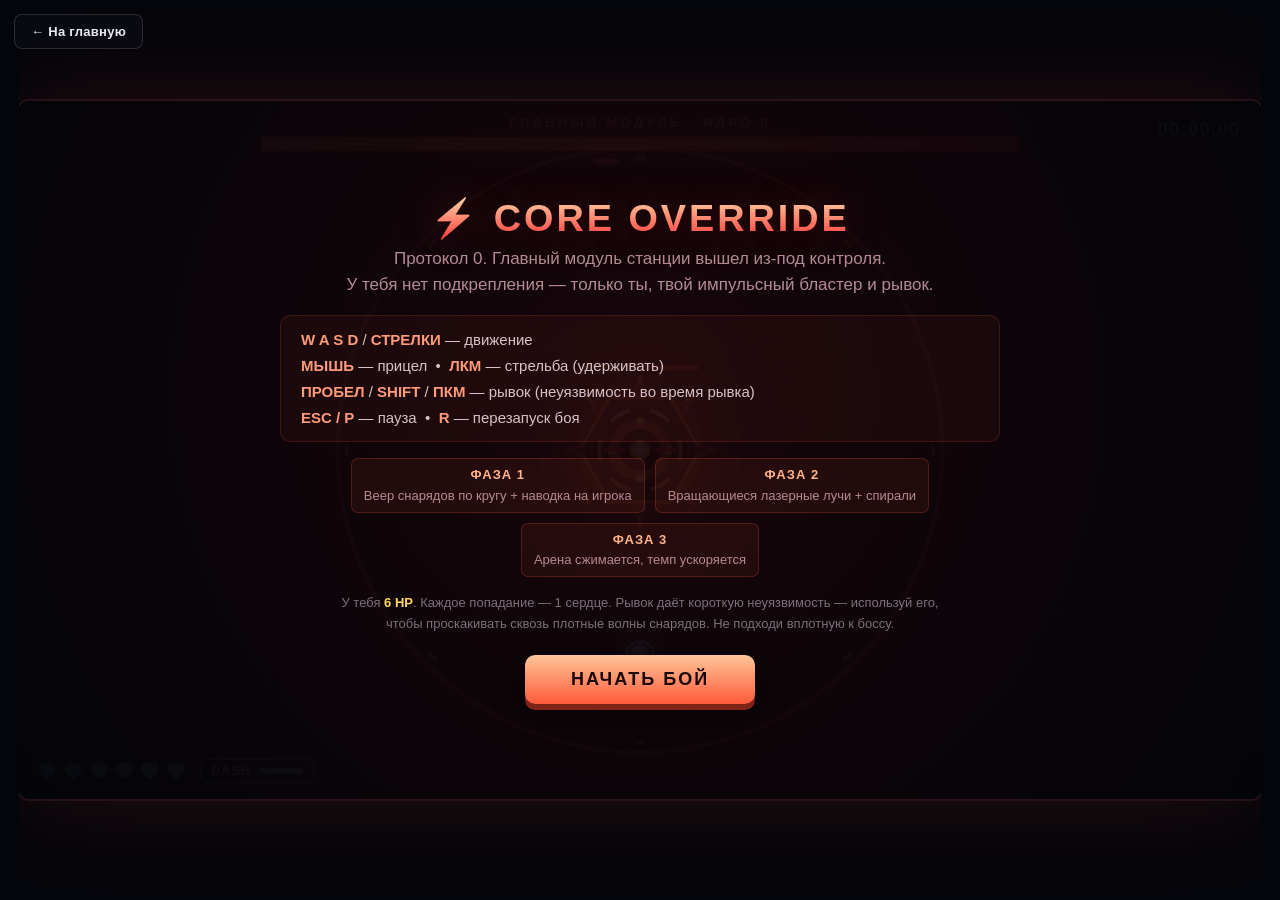
<file: game/5game.html>
<!DOCTYPE html>
<html lang="ru">
<head>
<meta charset="utf-8">
<meta name="viewport" content="width=device-width, initial-scale=1">
<title>Core Override · Протокол 0</title>
<style>
  * { box-sizing: border-box; }
  html, body {
    margin: 0; padding: 0; height: 100%;
    background: #04050a;
    font-family: 'Segoe UI', Roboto, Arial, sans-serif;
    color: #e6f0ff;
    display: flex; align-items: center; justify-content: center;
    overflow: hidden;
    user-select: none;
  }
  #wrap {
    position: relative;
    width: min(97vw, 97vh * (1280/720));
    max-width: 1280px;
    aspect-ratio: 1280 / 720;
    box-shadow: 0 0 100px rgba(255,80,60,0.14), 0 0 0 2px #1a1016;
    border-radius: 10px;
    overflow: hidden;
    cursor: crosshair;
  }
  canvas { display: block; width: 100%; height: 100%; background: #04050a; }

  /* ============ HUD ============ */
  #hud {
    position: absolute; inset: 0;
    pointer-events: none;
    font-weight: 700;
  }

  /* Top: boss bar */
  #boss-hud {
    position: absolute;
    top: 14px; left: 50%;
    transform: translateX(-50%);
    width: min(70%, 760px);
    text-align: center;
  }
  #boss-name {
    font-size: clamp(10px, 1.5vh, 14px);
    letter-spacing: 3px;
    color: #ff8a7a;
    text-shadow: 0 0 12px rgba(255,80,60,0.6), 0 2px 4px #000;
    margin-bottom: 6px;
    opacity: 0.9;
  }
  #boss-bar-bg {
    position: relative;
    height: clamp(12px, 1.8vh, 18px);
    background: rgba(8,4,6,0.85);
    border: 1px solid rgba(255,90,70,0.35);
    border-radius: 4px;
    overflow: hidden;
    box-shadow: 0 0 20px rgba(255,80,60,0.22), inset 0 0 8px rgba(0,0,0,0.6);
  }
  #boss-bar-trail {
    position: absolute; top: 0; left: 0; bottom: 0;
    background: rgba(255,180,120,0.35);
    width: 100%;
    transition: width .35s ease-out;
  }
  #boss-bar-fill {
    position: absolute; top: 0; left: 0; bottom: 0;
    width: 100%;
    background: linear-gradient(90deg, #ffb347, #ff3a3a);
    box-shadow: 0 0 14px rgba(255,60,60,0.7) inset;
    transition: width .08s linear;
  }
  #phase-dots {
    display: flex;
    justify-content: center;
    gap: 8px;
    margin-top: 7px;
  }
  #phase-dots span {
    width: 26px; height: 4px;
    border-radius: 2px;
    background: rgba(255,120,100,0.16);
    transition: background .25s, box-shadow .25s;
  }
  #phase-dots span.on {
    background: #ff5a3a;
    box-shadow: 0 0 12px #ff5a3a;
  }

  /* Bottom-left: player */
  #player-hud {
    position: absolute;
    bottom: 16px; left: 18px;
    display: flex;
    align-items: center;
    gap: 14px;
    font-size: clamp(10px, 1.5vh, 14px);
  }
  #hearts {
    display: flex;
    gap: 6px;
  }
  .heart {
    width: clamp(15px, 2.2vh, 22px);
    height: clamp(15px, 2.2vh, 22px);
    position: relative;
    filter: drop-shadow(0 0 6px rgba(120,240,255,0.6));
    transition: opacity .15s, filter .15s;
  }
  .heart svg { display: block; width: 100%; height: 100%; }
  .heart.empty { opacity: 0.18; filter: none; }

  #dash-ind {
    display: flex;
    align-items: center;
    gap: 8px;
    background: rgba(8,12,20,0.72);
    border: 1px solid rgba(120,230,255,0.22);
    border-radius: 7px;
    padding: 4px 10px;
    color: #8fd8ff;
    font-size: clamp(10px, 1.4vh, 13px);
    letter-spacing: 1px;
    backdrop-filter: blur(4px);
  }
  #dash-ind.ready {
    border-color: rgba(120,230,255,0.75);
    box-shadow: 0 0 14px rgba(120,230,255,0.35);
    color: #c9f2ff;
  }
  #dash-bar {
    width: 44px; height: 6px;
    background: rgba(120,230,255,0.16);
    border-radius: 3px;
    overflow: hidden;
  }
  #dash-fill {
    height: 100%;
    width: 100%;
    background: linear-gradient(90deg, #3ad4ff, #9fefff);
    border-radius: 3px;
  }

  /* Top-right: timer */
  #timer {
    position: absolute;
    top: 18px; right: 20px;
    font-size: clamp(13px, 2vh, 18px);
    color: #9fc4dd;
    letter-spacing: 1.5px;
    text-shadow: 0 2px 6px #000;
    font-variant-numeric: tabular-nums;
  }

  /* ============ OVERLAY ============ */
  #overlay {
    position: absolute; inset: 0;
    background: radial-gradient(circle at 50% 42%, rgba(24,6,10,0.94), rgba(3,4,9,0.98));
    display: flex; align-items: center; justify-content: center;
    padding: 22px;
    transition: opacity .25s;
    z-index: 5;
  }
  #overlay.hidden { opacity: 0; pointer-events: none; }
  .panel { text-align: center; max-width: 720px; animation: pop .3s ease-out; }
  @keyframes pop { from { transform: scale(.95); opacity: 0 } to { transform: scale(1); opacity: 1 } }

  .panel h1 {
    font-size: clamp(22px, 4.2vh, 46px);
    margin: 0 0 6px;
    background: linear-gradient(180deg, #ffe0b0, #ff3a3a);
    -webkit-background-clip: text; background-clip: text; color: transparent;
    letter-spacing: 3px;
    text-shadow: 0 0 50px rgba(255,80,60,0.32);
  }
  .panel .sub {
    color: #b48a94; font-size: clamp(12px, 1.9vh, 17px);
    margin: 0 0 18px; line-height: 1.5;
  }
  .controls {
    display: flex; flex-direction: column; gap: 9px;
    background: rgba(255,90,60,0.055);
    border: 1px solid rgba(255,90,60,0.16);
    border-radius: 10px;
    padding: 15px 20px;
    margin-bottom: 16px;
    font-size: clamp(11px, 1.7vh, 15px);
    color: #d8c2c8;
    text-align: left;
  }
  .controls b { color: #ff9a7a; }
  .hint {
    color: #7d6f7a; font-size: clamp(10px, 1.5vh, 13px);
    margin: 0 0 20px; line-height: 1.6;
  }
  .hint b { color: #ffd75e; }
  button {
    font-family: inherit;
    font-size: clamp(13px, 2vh, 18px);
    font-weight: 800;
    letter-spacing: 2px;
    padding: 14px 46px;
    border: none; border-radius: 10px;
    cursor: pointer;
    color: #1a0606;
    background: linear-gradient(180deg, #ffc59a, #ff5a3a);
    box-shadow: 0 6px 0 #7d2416, 0 10px 30px rgba(0,0,0,.65);
    transition: transform .08s, box-shadow .08s;
  }
  button:hover { transform: translateY(-2px); box-shadow: 0 8px 0 #7d2416, 0 12px 34px rgba(0,0,0,.7); }
  button:active { transform: translateY(4px); box-shadow: 0 2px 0 #7d2416; }

  .score-big {
    font-size: clamp(24px, 3.8vh, 44px);
    color: #ff8a7a; font-weight: 900;
    margin: 6px 0 16px;
    letter-spacing: 1px;
  }
  .stat-row { display: flex; gap: 30px; justify-content: center; margin-bottom: 20px; flex-wrap: wrap; }
  .stat-row div { color: #b48a94; font-size: clamp(11px, 1.7vh, 15px); }
  .stat-row span { display: block; color: #fff; font-size: 1.55em; font-weight: 800; margin-top: 3px; }

  .phase-list {
    display: flex;
    justify-content: center;
    gap: 10px;
    margin: 4px 0 16px;
    font-size: clamp(10px, 1.5vh, 13px);
    color: #b48a94;
    flex-wrap: wrap;
  }
  .phase-list div {
    background: rgba(255,90,60,0.08);
    border: 1px solid rgba(255,90,60,0.22);
    border-radius: 7px;
    padding: 7px 12px;
    line-height: 1.4;
  }
  .phase-list b { color: #ffb38a; display: block; margin-bottom: 2px; letter-spacing: 1px; }

  /* Кнопка «На главную» */
.back-to-main {
  position: fixed;
  top: 14px;
  left: 14px;
  z-index: 9999;
  padding: 9px 16px;
  font-family: 'Segoe UI', Roboto, sans-serif;
  font-size: 13px;
  font-weight: 700;
  letter-spacing: .3px;
  color: #e8e8f0;
  background: rgba(12, 12, 20, 0.82);
  border: 1px solid rgba(255, 255, 255, 0.14);
  border-radius: 8px;
  text-decoration: none;
  backdrop-filter: blur(6px);
  transition: background .15s, border-color .15s, transform .15s;
  display: inline-flex;
  align-items: center;
  gap: 6px;
}
.back-to-main:hover {
  background: rgba(30, 30, 45, 0.95);
  border-color: rgba(255, 215, 94, 0.55);
  color: #ffd75e;
  transform: translateY(-1px);
}
.back-to-main:active {
  transform: translateY(1px);
}

</style>
</head>
<body>

<a href="../index.html" id="backToMain" class="back-to-main">← На главную</a>

<div id="wrap">
  <canvas id="game"></canvas>

  <div id="hud">
    <div id="boss-hud">
      <div id="boss-name">ГЛАВНЫЙ МОДУЛЬ · ЯДРО 0</div>
      <div id="boss-bar-bg">
        <div id="boss-bar-trail"></div>
        <div id="boss-bar-fill"></div>
      </div>
      <div id="phase-dots">
        <span class="on"></span><span></span><span></span>
      </div>
    </div>

    <div id="timer">00:00</div>

    <div id="player-hud">
      <div id="hearts"></div>
      <div id="dash-ind">
        <span>DASH</span>
        <div id="dash-bar"><div id="dash-fill"></div></div>
      </div>
    </div>
  </div>

  <div id="overlay"><div class="panel" id="panel"></div></div>
</div>

<script>
"use strict";

/* =========================================================
   КОНСТАНТЫ
   ========================================================= */
const W = 1280, H = 720;
const CX = W / 2, CY = H / 2;
const ARENA_R_START = 312;
const ARENA_R_PHASE3 = 218;

const TAU = Math.PI * 2;
const clamp = (v,a,b) => Math.max(a, Math.min(b, v));
const rnd   = (a,b) => a + Math.random() * (b - a);
const lerp  = (a,b,t) => a + (b - a) * t;
const sign  = Math.sign;

/* =========================================================
   CANVAS
   ========================================================= */
const cvs = document.getElementById('game');
const ctx = cvs.getContext('2d');
cvs.width = W; cvs.height = H;

/* =========================================================
   АУДИО
   ========================================================= */
let audioCtx = null;
function initAudio() {
  if (audioCtx) return;
  try {
    audioCtx = new (window.AudioContext || window.webkitAudioContext)();
  } catch (e) { audioCtx = null; }
}
function beep(freq, dur, type = 'square', vol = 0.035, slide = 0) {
  if (!audioCtx) return;
  const t0 = audioCtx.currentTime;
  const o = audioCtx.createOscillator();
  const g = audioCtx.createGain();
  o.type = type;
  o.frequency.setValueAtTime(freq, t0);
  if (slide) o.frequency.exponentialRampToValueAtTime(Math.max(40, freq + slide), t0 + dur);
  g.gain.setValueAtTime(vol, t0);
  g.gain.exponentialRampToValueAtTime(0.0008, t0 + dur);
  o.connect(g).connect(audioCtx.destination);
  o.start(t0);
  o.stop(t0 + dur + 0.02);
}

/* =========================================================
   СОСТОЯНИЕ
   ========================================================= */
let state = 'menu';        // menu | intro | playing | transitioning | gameover | win | paused
let time = 0;
let gameTime = 0;
let introTimer = 0;
let shake = 0;
let flash = 0;
let freeze = 0;
let banner = { text: '', sub: '', life: 0, maxLife: 0 };
let hitstopVignette = 0;

let player, boss;
let playerBullets, enemyBullets, particles, shockwaves, damageNumbers;
let arenaRadius, targetArenaRadius;
let mouseX = CX, mouseY = CY - 200;
let mouseDown = false;
let bestTime = 0;
let totalDeaths = 0;

/* =========================================================
   ВВОД
   ========================================================= */
const keys = {};

window.addEventListener('keydown', e => {
  if (['Space','ArrowUp','ArrowDown','ArrowLeft','ArrowRight'].includes(e.code)) {
    e.preventDefault();
  }
  keys[e.code] = true;

  if ((state === 'menu' || state === 'gameover' || state === 'win') &&
      (e.code === 'Space' || e.code === 'Enter')) {
    initAudio();
    startGame();
    return;
  }

  if (e.code === 'Escape' || e.code === 'KeyP') {
    if (state === 'playing') state = 'paused';
    else if (state === 'paused') state = 'playing';
    return;
  }

  if (e.code === 'KeyR' && (state === 'playing' || state === 'paused' || state === 'transitioning')) {
    startGame();
    return;
  }

  // Dash
  if ((e.code === 'Space' || e.code === 'ShiftLeft' || e.code === 'ShiftRight') &&
      state === 'playing' && !e.repeat) {
    tryDash();
  }
});

window.addEventListener('keyup', e => {
  keys[e.code] = false;
});

window.addEventListener('blur', () => {
  for (const k in keys) keys[k] = false;
  mouseDown = false;
  if (state === 'playing') state = 'paused';
});

cvs.addEventListener('mousemove', e => {
  const r = cvs.getBoundingClientRect();
  mouseX = (e.clientX - r.left) / r.width * W;
  mouseY = (e.clientY - r.top) / r.height * H;
});
cvs.addEventListener('mousedown', e => {
  initAudio();
  if (e.button === 0) mouseDown = true;
  if (e.button === 2 && state === 'playing') tryDash();
});
window.addEventListener('mouseup', e => {
  if (e.button === 0) mouseDown = false;
});
cvs.addEventListener('contextmenu', e => e.preventDefault());

/* =========================================================
   УТИЛИТЫ
   ========================================================= */
function burst(x, y, color, n, speed, size = 3, life = 0.7) {
  for (let i = 0; i < n; i++) {
    const a = Math.random() * TAU;
    const s = speed * rnd(0.25, 1.0);
    particles.push({
      x, y,
      vx: Math.cos(a) * s,
      vy: Math.sin(a) * s,
      life: rnd(life * 0.5, life),
      maxLife: life,
      color,
      size: size * rnd(0.6, 1.4),
      drag: 0.93,
    });
  }
}

function addShockwave(x, y, maxR, color, life = 0.55, width = 3) {
  shockwaves.push({
    x, y, r: 6, maxR, life, maxLife: life, color, width,
  });
}

function addDamage(x, y, amount, crit = false) {
  damageNumbers.push({
    x, y,
    vy: -50,
    life: 0.75,
    maxLife: 0.75,
    amount,
    crit,
  });
}

function showBanner(text, sub = '', life = 2.0) {
  banner = { text, sub, life, maxLife: life };
}

/* =========================================================
   ИНИЦИАЛИЗАЦИЯ ИГРЫ
   ========================================================= */
function resetGame() {
  player = {
    x: CX,
    y: CY + 210,
    vx: 0, vy: 0,
    radius: 11,
    hp: 6,
    maxHp: 6,
    speed: 265,
    aimAngle: -Math.PI / 2,
    iFrames: 0,
    shootCd: 0,
    dashCd: 0,
    dashTimer: 0,
    dashDirX: 0, dashDirY: 0,
    trail: [],
    recoil: 0,
    bob: 0,
    hurtFlash: 0,
  };

  boss = {
    x: CX,
    y: CY,
    radius: 62,
    hp: 3000,
    maxHp: 3000,
    phase: 1,
    invuln: 0,
    angle: 0,
    rotateSpeed: 0.35,
    corePulse: 0,
    hurtFlash: 0,
    radialTimer: 2.2,
    aimedTimer: 3.0,
    spiralTimer: 5.0,
    laserAngleA: 0,
    laserAngleB: Math.PI,
    laserAngleC: Math.PI * 0.5,
    laserState: 'off',
    laserTimer: 2.0,
    deathTimer: 0,
    pulseRing: 0,
    hitCount: 0,
  };

  playerBullets = [];
  enemyBullets = [];
  particles = [];
  shockwaves = [];
  damageNumbers = [];

  arenaRadius = ARENA_R_START;
  targetArenaRadius = ARENA_R_START;

  gameTime = 0;
  shake = 0;
  flash = 0.7;
  freeze = 0;
  hitstopVignette = 0;
  banner = { text: '', sub: '', life: 0, maxLife: 1 };

  updateHeartsHUD();
}

function startGame() {
  resetGame();
  hideOverlay();
  state = 'intro';
  introTimer = 1.9;
  showBanner('ПРОТОКОЛ 0', 'ЯДРО АКТИВИРОВАНО', 1.9);
  beep(180, 0.5, 'sawtooth', 0.05, -80);
}

/* =========================================================
   ИГРОК
   ========================================================= */
function tryDash() {
  if (!player || player.dashCd > 0 || state !== 'playing') return;

  let dx = 0, dy = 0;
  if (keys['KeyW'] || keys['ArrowUp'])    dy -= 1;
  if (keys['KeyS'] || keys['ArrowDown'])  dy += 1;
  if (keys['KeyA'] || keys['ArrowLeft'])  dx -= 1;
  if (keys['KeyD'] || keys['ArrowRight']) dx += 1;

  if (dx === 0 && dy === 0) {
    dx = Math.cos(player.aimAngle);
    dy = Math.sin(player.aimAngle);
  }
  const l = Math.hypot(dx, dy) || 1;
  dx /= l; dy /= l;

  player.dashDirX = dx;
  player.dashDirY = dy;
  player.dashTimer = 0.16;
  player.dashCd = 1.05;
  player.iFrames = Math.max(player.iFrames, 0.34);

  addShockwave(player.x, player.y, 60, '#9fefff', 0.35, 2);
  burst(player.x, player.y, '#9fefff', 12, 220, 3, 0.5);
  beep(320, 0.14, 'triangle', 0.03, 220);
  shake = Math.max(shake, 0.18);
}

function damagePlayer(dmg) {
  if (player.iFrames > 0 || state !== 'playing') return;

  player.hp -= dmg;
  player.iFrames = 0.95;
  player.hurtFlash = 0.35;
  shake = 1.1;
  flash = 0.35;
  freeze = 0.09;
  hitstopVignette = 0.5;

  burst(player.x, player.y, '#ff5a7a', 22, 300, 3.5, 0.7);
  burst(player.x, player.y, '#ffffff', 8, 200, 2.5, 0.5);
  addShockwave(player.x, player.y, 90, '#ff5a7a', 0.4, 3);
  beep(140, 0.24, 'sawtooth', 0.06, -60);

  updateHeartsHUD();

  if (player.hp <= 0) {
    player.hp = 0;
    totalDeaths++;
    gameOver();
  }
}

function updatePlayer(dt) {
  const p = player;

  if (p.iFrames > 0) p.iFrames -= dt;
  if (p.hurtFlash > 0) p.hurtFlash -= dt;
  if (p.recoil > 0) p.recoil -= dt;
  if (p.dashCd > 0) p.dashCd -= dt;
  if (p.shootCd > 0) p.shootCd -= dt;

  // Aim
  p.aimAngle = Math.atan2(mouseY - p.y, mouseX - p.x);

  // Movement
  let mx = 0, my = 0;
  if (keys['KeyW'] || keys['ArrowUp'])    my -= 1;
  if (keys['KeyS'] || keys['ArrowDown'])  my += 1;
  if (keys['KeyA'] || keys['ArrowLeft'])  mx -= 1;
  if (keys['KeyD'] || keys['ArrowRight']) mx += 1;

  if (mx || my) {
    const l = Math.hypot(mx, my);
    mx /= l; my /= l;
    p.bob += dt * 12;
  } else {
    p.bob += dt * 4;
  }

  // Dash movement overrides
  if (p.dashTimer > 0) {
    p.dashTimer -= dt;
    const dashSpeed = 900;
    p.vx = p.dashDirX * dashSpeed;
    p.vy = p.dashDirY * dashSpeed;
  } else {
    const targetVx = mx * p.speed;
    const targetVy = my * p.speed;
    const accel = (mx || my) ? 12 : 16;
    p.vx = lerp(p.vx, targetVx, clamp(accel * dt, 0, 1));
    p.vy = lerp(p.vy, targetVy, clamp(accel * dt, 0, 1));
  }

  p.x += p.vx * dt;
  p.y += p.vy * dt;

  // Arena constraint
  const dx = p.x - CX, dy = p.y - CY;
  const d = Math.hypot(dx, dy);
  const maxR = arenaRadius - p.radius - 2;
  if (d > maxR) {
    p.x = CX + dx / d * maxR;
    p.y = CY + dy / d * maxR;
    p.vx *= 0.4;
    p.vy *= 0.4;
  }

  // Boss collision (push out)
  const bdx = p.x - boss.x, bdy = p.y - boss.y;
  const bd = Math.hypot(bdx, bdy);
  const minB = boss.radius + p.radius + 4;
  if (bd < minB && bd > 0.001) {
    p.x = boss.x + bdx / bd * minB;
    p.y = boss.y + bdy / bd * minB;
  }

  // Trail
  p.trail.push({ x: p.x, y: p.y, life: p.dashTimer > 0 ? 0.4 : 0.22 });
  if (p.trail.length > 26) p.trail.shift();
  for (let i = p.trail.length - 1; i >= 0; i--) {
    p.trail[i].life -= dt;
    if (p.trail[i].life <= 0) p.trail.splice(i, 1);
  }

  // Shoot
  const shooting = mouseDown || keys['KeyJ'] || keys['KeyK'];
  if (shooting && p.shootCd <= 0) {
    firePlayerBullet();
    p.shootCd = 0.098;
    p.recoil = 0.06;
  }
}

function firePlayerBullet() {
  const p = player;
  const a = p.aimAngle + rnd(-0.025, 0.025);
  const muzzleDist = p.radius + 8;
  const bx = p.x + Math.cos(a) * muzzleDist;
  const by = p.y + Math.sin(a) * muzzleDist;

  playerBullets.push({
    x: bx, y: by,
    vx: Math.cos(a) * 1000,
    vy: Math.sin(a) * 1000,
    radius: 4,
    damage: 15,
    life: 1.5,
    trail: [],
  });

  burst(bx, by, '#9fefff', 3, 180, 2, 0.3);
  burst(bx, by, '#ffffff', 2, 120, 1.5, 0.25);
  beep(760 + rnd(-30, 30), 0.03, 'square', 0.014);
}

/* =========================================================
   БОСС
   ========================================================= */
function startPhaseTransition(newPhase) {
  boss.phase = newPhase;
  boss.invuln = 1.9;
  boss.hp = Math.min(boss.hp, boss.maxHp * (newPhase === 2 ? 0.66 : 0.33));

  state = 'transitioning';
  shake = 1.6;
  flash = 0.9;
  freeze = 0.2;

  // Clear bullets
  for (const b of enemyBullets) burst(b.x, b.y, '#ff7a4a', 2, 120, 2, 0.4);
  enemyBullets.length = 0;

  addShockwave(boss.x, boss.y, 560, '#ff7a4a', 0.95, 5);
  addShockwave(boss.x, boss.y, 720, '#ffffff', 1.2, 3);
  addShockwave(boss.x, boss.y, 420, '#ffd75e', 0.7, 6);
  burst(boss.x, boss.y, '#ff7a4a', 55, 420, 4, 1.0);
  burst(boss.x, boss.y, '#ffffff', 28, 320, 3, 0.9);
  burst(boss.x, boss.y, '#ffd75e', 20, 260, 3, 0.8);

  if (newPhase === 3) {
    targetArenaRadius = ARENA_R_PHASE3;
    showBanner('ФАЗА 3', 'АРЕНА СЖИМАЕТСЯ', 2.2);
  } else {
    showBanner('ФАЗА 2', 'ЛАЗЕРНЫЕ ЛУЧИ АКТИВИРОВАНЫ', 2.2);
  }

  beep(90, 0.6, 'sawtooth', 0.07, -40);
  setTimeout(() => beep(150, 0.4, 'sawtooth', 0.05, 80), 100);
}

function updateBoss(dt) {
  const b = boss;

  if (b.hurtFlash > 0) b.hurtFlash -= dt;
  b.corePulse += dt * 3.2;

  if (b.deathTimer > 0) return;

  if (b.invuln > 0) {
    b.invuln -= dt;
    b.angle += dt * 5.5;

    // Emit sparks
    if (Math.random() < 0.7) {
      const a = Math.random() * TAU;
      const r = b.radius * 1.15;
      burst(b.x + Math.cos(a) * r, b.y + Math.sin(a) * r,
            Math.random() < 0.5 ? '#ff7a4a' : '#ffd75e', 2, 180, 2, 0.5);
    }

    if (b.invuln <= 0) {
      state = 'playing';
      b.radialTimer = 0.9;
      b.aimedTimer = 1.8;
      b.spiralTimer = 3.5;
      b.laserState = 'off';
      b.laserTimer = 1.0;
    }
    return;
  }

  b.angle += b.rotateSpeed * dt;
  b.pulseRing += dt * 1.4;

  // Phase check
  const ratio = b.hp / b.maxHp;
  if (b.phase === 1 && ratio <= 0.66) { startPhaseTransition(2); return; }
  if (b.phase === 2 && ratio <= 0.33) { startPhaseTransition(3); return; }

  const phase = b.phase;

  /* ---------- Radial burst ---------- */
  b.radialTimer -= dt;
  if (b.radialTimer <= 0) {
    const count = phase === 1 ? 18 : phase === 2 ? 22 : 28;
    const speed = phase === 1 ? 175 : phase === 2 ? 205 : 240;
    const off = b.angle;
    for (let i = 0; i < count; i++) {
      const a = off + (i / count) * TAU;
      spawnEnemyBullet(b.x, b.y, a, speed, 7, phase === 1 ? '#ff8a4a' : phase === 2 ? '#ff4a7a' : '#ff2a4a');
    }
    addShockwave(b.x, b.y, b.radius + 90, '#ff7a4a', 0.35, 3);
    burst(b.x, b.y, '#ff7a4a', 8, 200, 2.5, 0.4);
    shake = Math.max(shake, 0.14);
    beep(220, 0.09, 'square', 0.02, -60);

    b.radialTimer = phase === 1 ? 1.85 : phase === 2 ? 1.62 : 1.28;
  }

  /* ---------- Aimed spread ---------- */
  b.aimedTimer -= dt;
  if (b.aimedTimer <= 0) {
    const aimA = Math.atan2(player.y - b.y, player.x - b.x);
    const count = phase === 1 ? 5 : phase === 2 ? 5 : 7;
    const spread = phase === 1 ? 0.55 : phase === 2 ? 0.62 : 0.78;
    const speed = phase === 1 ? 275 : phase === 2 ? 305 : 350;

    for (let i = 0; i < count; i++) {
      const t = count === 1 ? 0 : (i / (count - 1)) - 0.5;
      const a = aimA + t * spread;
      spawnEnemyBullet(b.x, b.y, a, speed, 6, phase === 1 ? '#ff5a3a' : '#ff3a5a');
    }

    // Telegraph
    burst(b.x + Math.cos(aimA) * b.radius, b.y + Math.sin(aimA) * b.radius,
          '#ffd75e', 10, 240, 2.5, 0.45);
    addShockwave(b.x, b.y, b.radius + 50, '#ffd75e', 0.3, 2);
    beep(420, 0.08, 'square', 0.02, -160);

    b.aimedTimer = phase === 1 ? 2.9 : phase === 2 ? 2.35 : 1.85;
  }

  /* ---------- Spiral (phase 2+) ---------- */
  if (phase >= 2) {
    b.spiralTimer -= dt;
    if (b.spiralTimer <= 0) {
      const arms = 3;
      const baseA = b.angle * 1.8;
      for (let i = 0; i < arms; i++) {
        for (let j = 0; j < 5; j++) {
          const a = baseA + (i / arms) * TAU + j * 0.11;
          spawnEnemyBullet(b.x, b.y, a, 205, 5, '#ffaa4a');
        }
      }
      burst(b.x, b.y, '#ffaa4a', 12, 220, 2.5, 0.5);
      beep(330, 0.1, 'triangle', 0.02, -80);
      b.spiralTimer = phase === 2 ? 3.4 : 2.5;
    }
  }

  /* ---------- Lasers (phase 2+) ---------- */
  if (phase >= 2) {
    const lspd = phase === 2 ? 0.72 : 1.15;
    b.laserAngleA += lspd * dt;
    b.laserAngleB -= lspd * dt;
    if (phase === 3) b.laserAngleC += lspd * 0.85 * dt;

    // Laser state machine
    b.laserTimer -= dt;
    if (b.laserTimer <= 0) {
      if (b.laserState === 'off') {
        b.laserState = 'warn';
        b.laserTimer = 0.6;
        beep(180, 0.14, 'sine', 0.02, 60);
      } else if (b.laserState === 'warn') {
        b.laserState = 'on';
        b.laserTimer = phase === 2 ? 1.85 : 1.5;
        beep(440, 0.16, 'sawtooth', 0.03, 200);
        shake = Math.max(shake, 0.2);
      } else {
        b.laserState = 'off';
        b.laserTimer = phase === 2 ? 0.95 : 0.6;
      }
    }
  } else {
    b.laserState = 'off';
  }

  // Laser collisions
  if (b.laserState === 'on') {
    const arms = phase === 3 ? [b.laserAngleA, b.laserAngleB, b.laserAngleC]
                             : [b.laserAngleA, b.laserAngleB];
    for (const ang of arms) {
      if (laserHitsPlayer(ang, 8)) {
        damagePlayer(1);
        break;
      }
    }
  }
}

function laserHitsPlayer(angle, halfWidth) {
  const dx = player.x - boss.x;
  const dy = player.y - boss.y;
  const cosA = Math.cos(angle), sinA = Math.sin(angle);
  const t = dx * cosA + dy * sinA;
  if (t < 0) return false;
  const perp = Math.abs(-dx * sinA + dy * cosA);
  return perp < halfWidth + player.radius;
}

function spawnEnemyBullet(x, y, angle, speed, radius, color) {
  const off = boss.radius * 0.85;
  enemyBullets.push({
    x: x + Math.cos(angle) * off,
    y: y + Math.sin(angle) * off,
    vx: Math.cos(angle) * speed,
    vy: Math.sin(angle) * speed,
    radius,
    color,
    life: 5.0,
    wob: Math.random() * TAU,
  });
}

/* =========================================================
   ПУЛИ
   ========================================================= */
function updatePlayerBullets(dt) {
  for (let i = playerBullets.length - 1; i >= 0; i--) {
    const b = playerBullets[i];

    b.x += b.vx * dt;
    b.y += b.vy * dt;
    b.life -= dt;

    // Trail
    b.trail.push({ x: b.x, y: b.y });
    if (b.trail.length > 5) b.trail.shift();

    // Hit boss
    if (boss.invuln <= 0 && boss.deathTimer <= 0) {
      const d = Math.hypot(b.x - boss.x, b.y - boss.y);
      if (d < boss.radius + b.radius) {
        boss.hp -= b.damage;
        boss.hurtFlash = 0.09;
        boss.hitCount++;
        burst(b.x, b.y, '#ffffff', 5, 180, 2.5, 0.35);
        burst(b.x, b.y, '#ffb347', 3, 140, 2, 0.3);
        addShockwave(b.x, b.y, 24, '#9fefff', 0.2, 2);
        playerBullets.splice(i, 1);
        beep(520 + rnd(-40, 40), 0.025, 'square', 0.012);
        continue;
      }
    }

    // Wall / out of arena
    const dC = Math.hypot(b.x - CX, b.y - CY);
    if (dC > arenaRadius || b.life <= 0) {
      burst(b.x, b.y, '#9fefff', 3, 100, 2, 0.3);
      playerBullets.splice(i, 1);
    }
  }
}

function updateEnemyBullets(dt) {
  for (let i = enemyBullets.length - 1; i >= 0; i--) {
    const b = enemyBullets[i];

    b.x += b.vx * dt;
    b.y += b.vy * dt;
    b.life -= dt;
    b.wob += dt * 6;

    // Out of arena
    const dC = Math.hypot(b.x - CX, b.y - CY);
    if (dC > arenaRadius + 20 || b.life <= 0) {
      burst(b.x, b.y, b.color, 2, 90, 2, 0.3);
      enemyBullets.splice(i, 1);
      continue;
    }

    // Hit player
    if (player.iFrames <= 0) {
      const d = Math.hypot(b.x - player.x, b.y - player.y);
      if (d < player.radius + b.radius) {
        damagePlayer(1);
        burst(b.x, b.y, b.color, 8, 220, 3, 0.5);
        enemyBullets.splice(i, 1);
      }
    }
  }
}

/* =========================================================
   ЭФФЕКТЫ
   ========================================================= */
function updateEffects(dt) {
  for (let i = particles.length - 1; i >= 0; i--) {
    const p = particles[i];
    p.life -= dt;
    if (p.life <= 0) { particles.splice(i, 1); continue; }
    p.x += p.vx * dt;
    p.y += p.vy * dt;
    p.vx *= p.drag;
    p.vy *= p.drag;
  }

  for (let i = shockwaves.length - 1; i >= 0; i--) {
    const s = shockwaves[i];
    s.life -= dt;
    const t = 1 - s.life / s.maxLife;
    s.r = lerp(6, s.maxR, t * t * 0.9 + t * 0.1);
    if (s.life <= 0) shockwaves.splice(i, 1);
  }

  for (let i = damageNumbers.length - 1; i >= 0; i--) {
    const d = damageNumbers[i];
    d.life -= dt;
    d.y += d.vy * dt;
    d.vy *= 0.93;
    if (d.life <= 0) damageNumbers.splice(i, 1);
  }
}

/* =========================================================
   ОБНОВЛЕНИЕ
   ========================================================= */
function update(dt) {
  time += dt;

  if (shake > 0) shake = Math.max(0, shake - dt * 2.4);
  if (flash > 0) flash = Math.max(0, flash - dt * 2.6);
  if (banner.life > 0) banner.life -= dt;
  if (hitstopVignette > 0) hitstopVignette = Math.max(0, hitstopVignette - dt * 2.2);

  updateEffects(dt);

  if (freeze > 0) {
    freeze -= dt;
    return;
  }

  if (state === 'intro') {
    introTimer -= dt;
    if (introTimer <= 0) state = 'playing';
    // Let player move slightly during intro
    if (player) updatePlayer(dt);
    return;
  }

  if (state === 'transitioning') {
    updateBoss(dt);
    updatePlayer(dt);
    updatePlayerBullets(dt);
    return;
  }

  if (state !== 'playing') return;

  gameTime += dt;

  updatePlayer(dt);
  updateBoss(dt);
  updatePlayerBullets(dt);
  updateEnemyBullets(dt);

  // Arena shrink in phase 3
  if (boss.phase === 3) {
    arenaRadius = lerp(arenaRadius, targetArenaRadius, clamp(dt * 0.55, 0, 1));
  } else {
    arenaRadius = lerp(arenaRadius, targetArenaRadius, clamp(dt * 1.6, 0, 1));
  }

  // Death check
  if (boss.hp <= 0 && boss.deathTimer <= 0) {
    boss.hp = 0;
    boss.deathTimer = 2.4;
    winGame();
  }
}

/* =========================================================
   КОНЕЦ ИГРЫ
   ========================================================= */
function gameOver() {
  state = 'gameover';
  shake = 1.6;
  flash = 0.9;
  burst(player.x, player.y, '#ff5a7a', 40, 400, 4, 1.0);
  burst(player.x, player.y, '#ffffff', 20, 300, 3, 0.8);
  addShockwave(player.x, player.y, 220, '#ff5a7a', 0.9, 5);

  bestTime = Math.max(bestTime, gameTime);
  const phaseReached = boss.phase;

  setTimeout(() => {
    showOverlay(`
      <h1>💥 ОПЕРАТОР ОТКЛЮЧЁН</h1>
      <p class="sub">Ядро перезагрузило арену. Протокол 0 продолжает работу.</p>
      <div class="score-big">${formatTime(gameTime)}</div>
      <div class="stat-row">
        <div>Дошли до фазы<span>${phaseReached} / 3</span></div>
        <div>Лучшее время<span>${formatTime(bestTime)}</span></div>
      </div>
      <button id="startBtn">ПЕРЕЗАПУСТИТЬ БОЙ</button>
    `);
  }, 550);
}

function winGame() {
  state = 'win';
  shake = 1.8;
  flash = 1.0;

  // Massive death sequence
  for (let i = 0; i < 6; i++) {
    setTimeout(() => {
      const a = Math.random() * TAU;
      const r = rnd(40, boss.radius * 0.9);
      burst(boss.x + Math.cos(a) * r, boss.y + Math.sin(a) * r,
            i % 2 ? '#ffd75e' : '#ff7a4a', 18, 320, 4, 1.0);
      addShockwave(boss.x, boss.y, 200 + i * 40, i % 2 ? '#ffd75e' : '#ff7a4a', 0.7, 3);
      shake = Math.max(shake, 0.7);
    }, i * 130);
  }
  beep(140, 0.9, 'sawtooth', 0.06, -100);
  setTimeout(() => beep(90, 1.2, 'sawtooth', 0.05, -50), 200);

  bestTime = Math.max(bestTime, gameTime);

  setTimeout(() => {
    showOverlay(`
      <h1>✅ ЯДРО ПОДАВЛЕНО</h1>
      <p class="sub">Протокол 0 нарушен. Главный модуль деактивирован.<br>
      Системы станции возвращаются под контроль.</p>
      <div class="score-big">${formatTime(gameTime)}</div>
      <div class="stat-row">
        <div>Фаз пройдено<span>3 / 3</span></div>
        <div>Попаданий<span>${boss.hitCount}</span></div>
        <div>Лучшее время<span>${formatTime(bestTime)}</span></div>
      </div>
      <button id="startBtn">СРАЗИТЬСЯ СНОВА</button>
    `);
  }, 2100);
}

function formatTime(t) {
  const m = Math.floor(t / 60);
  const s = Math.floor(t % 60);
  const ms = Math.floor((t % 1) * 100);
  return `${String(m).padStart(2,'0')}:${String(s).padStart(2,'0')}.${String(ms).padStart(2,'0')}`;
}

/* =========================================================
   ОТРИСОВКА
   ========================================================= */
function drawBackground() {
  const g = ctx.createRadialGradient(CX, CY, 80, CX, CY, H * 1.15);
  g.addColorStop(0, '#0d0710');
  g.addColorStop(0.5, '#07060c');
  g.addColorStop(1, '#030308');
  ctx.fillStyle = g;
  ctx.fillRect(0, 0, W, H);

  // Grid outside arena
  ctx.strokeStyle = 'rgba(120,60,90,0.045)';
  ctx.lineWidth = 1;
  for (let x = 0; x < W; x += 55) {
    ctx.beginPath(); ctx.moveTo(x, 0); ctx.lineTo(x, H); ctx.stroke();
  }
  for (let y = 0; y < H; y += 55) {
    ctx.beginPath(); ctx.moveTo(0, y); ctx.lineTo(W, y); ctx.stroke();
  }

  // Subtle vignette corners
  const vg = ctx.createRadialGradient(CX, CY, H * 0.32, CX, CY, H * 1.05);
  vg.addColorStop(0, 'rgba(0,0,0,0)');
  vg.addColorStop(1, 'rgba(0,0,0,0.65)');
  ctx.fillStyle = vg;
  ctx.fillRect(0, 0, W, H);
}

function drawArenaFloor() {
  ctx.save();

  // Floor gradient
  const g = ctx.createRadialGradient(CX, CY, 40, CX, CY, arenaRadius);
  g.addColorStop(0, 'rgba(55,20,35,0.42)');
  g.addColorStop(0.55, 'rgba(24,10,22,0.32)');
  g.addColorStop(1, 'rgba(12,6,14,0.15)');
  ctx.fillStyle = g;
  ctx.beginPath();
  ctx.arc(CX, CY, arenaRadius, 0, TAU);
  ctx.fill();

  // Concentric rings
  ctx.save();
  ctx.beginPath();
  ctx.arc(CX, CY, arenaRadius, 0, TAU);
  ctx.clip();

  ctx.strokeStyle = 'rgba(255,120,90,0.06)';
  ctx.lineWidth = 1;
  for (let r = 60; r < arenaRadius; r += 55) {
    ctx.beginPath();
    ctx.arc(CX, CY, r, 0, TAU);
    ctx.stroke();
  }

  // Radial lines
  ctx.strokeStyle = 'rgba(255,120,90,0.045)';
  for (let i = 0; i < 24; i++) {
    const a = (i / 24) * TAU + time * 0.06;
    ctx.beginPath();
    ctx.moveTo(CX + Math.cos(a) * 40, CY + Math.sin(a) * 40);
    ctx.lineTo(CX + Math.cos(a) * arenaRadius, CY + Math.sin(a) * arenaRadius);
    ctx.stroke();
  }

  ctx.restore();

  // Border glow
  ctx.save();
  ctx.globalCompositeOperation = 'lighter';
  const bg = ctx.createRadialGradient(CX, CY, arenaRadius - 8, CX, CY, arenaRadius + 40);
  bg.addColorStop(0, 'rgba(255,90,60,0.0)');
  bg.addColorStop(0.55, 'rgba(255,90,60,0.10)');
  bg.addColorStop(1, 'rgba(255,90,60,0)');
  ctx.fillStyle = bg;
  ctx.beginPath();
  ctx.arc(CX, CY, arenaRadius + 40, 0, TAU);
  ctx.fill();
  ctx.restore();

  // Solid border
  ctx.save();
  ctx.strokeStyle = boss && boss.phase === 3
    ? `rgba(255,60,60,${0.7 + Math.sin(time * 8) * 0.2})`
    : 'rgba(255,120,80,0.55)';
  ctx.lineWidth = 3;
  ctx.shadowColor = 'rgba(255,90,60,0.7)';
  ctx.shadowBlur = 22;
  ctx.beginPath();
  ctx.arc(CX, CY, arenaRadius, 0, TAU);
  ctx.stroke();

  ctx.shadowBlur = 0;
  ctx.strokeStyle = 'rgba(255,200,160,0.4)';
  ctx.lineWidth = 1;
  ctx.beginPath();
  ctx.arc(CX, CY, arenaRadius - 2, 0, TAU);
  ctx.stroke();
  ctx.restore();

  // Warning ring in phase 3
  if (boss && boss.phase === 3 && Math.abs(arenaRadius - targetArenaRadius) > 4) {
    ctx.save();
    ctx.setLineDash([12, 10]);
    ctx.lineDashOffset = -time * 60;
    ctx.strokeStyle = 'rgba(255,60,60,0.45)';
    ctx.lineWidth = 2;
    ctx.beginPath();
    ctx.arc(CX, CY, targetArenaRadius, 0, TAU);
    ctx.stroke();
    ctx.setLineDash([]);
    ctx.restore();
  }

  // Corner markers
  const marks = 8;
  for (let i = 0; i < marks; i++) {
    const a = (i / marks) * TAU;
    const x = CX + Math.cos(a) * (arenaRadius - 10);
    const y = CY + Math.sin(a) * (arenaRadius - 10);
    ctx.save();
    ctx.translate(x, y);
    ctx.rotate(a);
    ctx.fillStyle = 'rgba(255,180,120,0.6)';
    ctx.fillRect(-2, -6, 4, 12);
    ctx.restore();
  }

  ctx.restore();
}

function drawLasers() {
  if (!boss || boss.phase < 2 || boss.deathTimer > 0) return;

  const arms = boss.phase === 3
    ? [boss.laserAngleA, boss.laserAngleB, boss.laserAngleC]
    : [boss.laserAngleA, boss.laserAngleB];

  const warn = boss.laserState === 'warn';
  const on = boss.laserState === 'on';

  for (const ang of arms) {
    const ex = boss.x + Math.cos(ang) * arenaRadius;
    const ey = boss.y + Math.sin(ang) * arenaRadius;

    if (warn) {
      ctx.save();
      ctx.strokeStyle = `rgba(255,60,60,${0.35 + Math.sin(time * 20) * 0.3})`;
      ctx.lineWidth = 2;
      ctx.setLineDash([10, 8]);
      ctx.lineDashOffset = -time * 80;
      ctx.beginPath();
      ctx.moveTo(boss.x, boss.y);
      ctx.lineTo(ex, ey);
      ctx.stroke();
      ctx.setLineDash([]);
      ctx.restore();
    } else if (on) {
      // Outer glow
      ctx.save();
      ctx.globalCompositeOperation = 'lighter';
      const w = 30 + Math.sin(time * 22) * 6;
      ctx.strokeStyle = 'rgba(255,60,60,0.28)';
      ctx.lineWidth = w;
      ctx.lineCap = 'round';
      ctx.beginPath();
      ctx.moveTo(boss.x, boss.y);
      ctx.lineTo(ex, ey);
      ctx.stroke();

      ctx.strokeStyle = 'rgba(255,140,90,0.55)';
      ctx.lineWidth = 16;
      ctx.beginPath();
      ctx.moveTo(boss.x, boss.y);
      ctx.lineTo(ex, ey);
      ctx.stroke();

      ctx.strokeStyle = '#ff4a3a';
      ctx.lineWidth = 9;
      ctx.beginPath();
      ctx.moveTo(boss.x, boss.y);
      ctx.lineTo(ex, ey);
      ctx.stroke();

      ctx.strokeStyle = '#ffffff';
      ctx.lineWidth = 3;
      ctx.beginPath();
      ctx.moveTo(boss.x, boss.y);
      ctx.lineTo(ex, ey);
      ctx.stroke();

      ctx.restore();

      // Sparks along the beam
      if (Math.random() < 0.55) {
        const t = Math.random();
        const px = lerp(boss.x, ex, t);
        const py = lerp(boss.y, ey, t);
        burst(px, py, '#ff8a6a', 1, 120, 2, 0.35);
      }
    }
  }
}

function drawBoss() {
  if (!boss) return;
  const b = boss;

  ctx.save();
  ctx.translate(b.x, b.y);

  // Death fade
  if (b.deathTimer > 0) {
    ctx.globalAlpha = clamp(b.deathTimer / 2.4, 0, 1);
  }

  // Phase colors
  const phaseColors = {
    1: { main: '#ff8a4a', glow: '#ff5a3a', core: '#ffb347' },
    2: { main: '#ff4a7a', glow: '#ff2a5a', core: '#ff6a9a' },
    3: { main: '#ff2a2a', glow: '#ff0a3a', core: '#ff5a4a' },
  };
  const pc = phaseColors[b.phase];

  // Aura
  ctx.save();
  ctx.globalCompositeOperation = 'lighter';
  const auraR = b.radius * (1.9 + Math.sin(b.corePulse) * 0.08);
  const ag = ctx.createRadialGradient(0, 0, b.radius * 0.5, 0, 0, auraR);
  ag.addColorStop(0, `${pc.glow}55`);
  ag.addColorStop(0.6, `${pc.glow}22`);
  ag.addColorStop(1, `${pc.glow}00`);
  ctx.fillStyle = ag;
  ctx.beginPath();
  ctx.arc(0, 0, auraR, 0, TAU);
  ctx.fill();
  ctx.restore();

  // Pulse rings
  ctx.save();
  ctx.globalCompositeOperation = 'lighter';
  for (let i = 0; i < 3; i++) {
    const t = ((b.pulseRing + i * 0.33) % 1);
    const r = b.radius + t * 120;
    const a = (1 - t) * 0.28;
    ctx.strokeStyle = `${pc.glow}${Math.floor(a * 255).toString(16).padStart(2,'0')}`;
    ctx.lineWidth = 2;
    ctx.beginPath();
    ctx.arc(0, 0, r, 0, TAU);
    ctx.stroke();
  }
  ctx.restore();

  // Outer hex shell
  ctx.save();
  ctx.rotate(b.angle);
  ctx.beginPath();
  for (let i = 0; i < 6; i++) {
    const a = (i / 6) * TAU;
    const px = Math.cos(a) * b.radius;
    const py = Math.sin(a) * b.radius;
    if (i === 0) ctx.moveTo(px, py); else ctx.lineTo(px, py);
  }
  ctx.closePath();
  const shellG = ctx.createRadialGradient(-b.radius * 0.3, -b.radius * 0.3, 4, 0, 0, b.radius * 1.2);
  shellG.addColorStop(0, '#3a2028');
  shellG.addColorStop(0.65, '#1e1218');
  shellG.addColorStop(1, '#0c0608');
  ctx.fillStyle = shellG;
  ctx.fill();

  ctx.strokeStyle = b.hurtFlash > 0 ? '#ffffff' : pc.main;
  ctx.lineWidth = 3;
  ctx.shadowColor = pc.glow;
  ctx.shadowBlur = 20;
  ctx.stroke();
  ctx.shadowBlur = 0;

  // Inner bevel
  ctx.beginPath();
  for (let i = 0; i < 6; i++) {
    const a = (i / 6) * TAU;
    const px = Math.cos(a) * (b.radius - 9);
    const py = Math.sin(a) * (b.radius - 9);
    if (i === 0) ctx.moveTo(px, py); else ctx.lineTo(px, py);
  }
  ctx.closePath();
  ctx.strokeStyle = 'rgba(255,150,110,0.22)';
  ctx.lineWidth = 1.5;
  ctx.stroke();
  ctx.restore();

  // Rotating ring A (opposite direction)
  ctx.save();
  ctx.rotate(-b.angle * 1.7);
  for (let i = 0; i < 6; i++) {
    const a = (i / 6) * TAU;
    ctx.save();
    ctx.rotate(a);
    ctx.strokeStyle = pc.main;
    ctx.lineWidth = 4;
    ctx.beginPath();
    ctx.arc(0, 0, b.radius - 20, -0.28, 0.28);
    ctx.stroke();

    ctx.strokeStyle = 'rgba(255,220,180,0.6)';
    ctx.lineWidth = 1.5;
    ctx.beginPath();
    ctx.arc(0, 0, b.radius - 20, -0.2, 0.2);
    ctx.stroke();
    ctx.restore();
  }
  ctx.restore();

  // Rotating ring B
  ctx.save();
  ctx.rotate(b.angle * 2.4);
  ctx.strokeStyle = 'rgba(255,150,110,0.4)';
  ctx.lineWidth = 2;
  ctx.setLineDash([8, 12]);
  ctx.beginPath();
  ctx.arc(0, 0, b.radius - 32, 0, TAU);
  ctx.stroke();
  ctx.setLineDash([]);

  for (let i = 0; i < 4; i++) {
    const a = (i / 4) * TAU;
    ctx.fillStyle = pc.core;
    ctx.beginPath();
    ctx.arc(Math.cos(a) * (b.radius - 32), Math.sin(a) * (b.radius - 32), 4, 0, TAU);
    ctx.fill();
  }
  ctx.restore();

  // Core
  const cp = 0.75 + Math.sin(b.corePulse) * 0.25;
  ctx.save();
  ctx.globalCompositeOperation = 'lighter';
  const coreGlow = ctx.createRadialGradient(0, 0, 2, 0, 0, b.radius * 0.7);
  coreGlow.addColorStop(0, `${pc.core}ff`);
  coreGlow.addColorStop(0.35, `${pc.glow}cc`);
  coreGlow.addColorStop(1, `${pc.glow}00`);
  ctx.fillStyle = coreGlow;
  ctx.beginPath();
  ctx.arc(0, 0, b.radius * 0.7 * cp, 0, TAU);
  ctx.fill();
  ctx.restore();

  ctx.fillStyle = '#1a0a10';
  ctx.beginPath();
  ctx.arc(0, 0, b.radius * 0.35, 0, TAU);
  ctx.fill();

  ctx.fillStyle = b.hurtFlash > 0 ? '#ffffff' : pc.core;
  ctx.beginPath();
  ctx.arc(0, 0, b.radius * 0.22 * cp, 0, TAU);
  ctx.fill();

  ctx.fillStyle = '#ffffff';
  ctx.beginPath();
  ctx.arc(0, 0, b.radius * 0.10 * cp, 0, TAU);
  ctx.fill();

  // Eye slit
  ctx.save();
  ctx.rotate(b.angle * 0.5);
  ctx.fillStyle = 'rgba(255,50,50,0.85)';
  ctx.fillRect(-b.radius * 0.6, -2, b.radius * 0.35, 4);
  ctx.fillRect(b.radius * 0.25, -2, b.radius * 0.35, 4);
  ctx.restore();

  // Spikes / arms
  ctx.save();
  ctx.rotate(b.angle * 0.7);
  for (let i = 0; i < 8; i++) {
    const a = (i / 8) * TAU;
    ctx.save();
    ctx.rotate(a);
    const spikeLen = b.radius * 0.32 * (0.85 + Math.sin(b.corePulse * 2 + i) * 0.15);
    ctx.beginPath();
    ctx.moveTo(b.radius - 4, -5);
    ctx.lineTo(b.radius + spikeLen, 0);
    ctx.lineTo(b.radius - 4, 5);
    ctx.closePath();
    const sg = ctx.createLinearGradient(b.radius - 4, 0, b.radius + spikeLen, 0);
    sg.addColorStop(0, '#2a1520');
    sg.addColorStop(1, pc.main);
    ctx.fillStyle = sg;
    ctx.fill();
    ctx.strokeStyle = pc.glow;
    ctx.lineWidth = 1.5;
    ctx.stroke();
    ctx.restore();
  }
  ctx.restore();

  ctx.restore();

  // HP bar mini above boss
  if (b.invuln <= 0 && b.deathTimer <= 0) {
    const bw = 120;
    const x = b.x - bw / 2;
    const y = b.y - b.radius - 26;
    ctx.save();
    ctx.fillStyle = 'rgba(0,0,0,0.65)';
    ctx.fillRect(x - 2, y - 2, bw + 4, 10);
    ctx.fillStyle = 'rgba(255,255,255,0.08)';
    ctx.fillRect(x, y, bw, 6);
    const ratio = clamp(b.hp / b.maxHp, 0, 1);
    const g = ctx.createLinearGradient(x, 0, x + bw, 0);
    g.addColorStop(0, '#ffb347');
    g.addColorStop(1, '#ff3a3a');
    ctx.fillStyle = g;
    ctx.fillRect(x, y, bw * ratio, 6);
    ctx.restore();
  }

  // "!" warning flash when about to attack
  if (b.radialTimer < 0.35 && b.invuln <= 0 && b.deathTimer <= 0) {
    const a = 0.5 + Math.sin(time * 30) * 0.4;
    ctx.save();
    ctx.globalAlpha = a;
    ctx.textAlign = 'center';
    ctx.font = 'bold 28px Segoe UI, sans-serif';
    ctx.fillStyle = pc.main;
    ctx.fillText('!', b.x, b.y - b.radius - 30);
    ctx.restore();
  }
}

function drawPlayer() {
  if (!player) return;
  const p = player;
  if (p.hp <= 0) return;

  // Trail
  ctx.save();
  ctx.globalCompositeOperation = 'lighter';
  for (let i = 0; i < p.trail.length; i++) {
    const t = p.trail[i];
    const a = clamp(t.life / 0.4, 0, 1) * 0.28 * (i / p.trail.length);
    const r = 3 + 5 * (i / p.trail.length);
    ctx.fillStyle = `rgba(120,230,255,${a})`;
    ctx.beginPath();
    ctx.arc(t.x, t.y, r, 0, TAU);
    ctx.fill();
  }
  ctx.restore();

  // Invulnerability flicker
  let alpha = 1;
  if (p.iFrames > 0 && Math.floor(time * 22) % 2 === 0) alpha = 0.4;
  if (p.dashTimer > 0) alpha = 0.85;

  ctx.save();
  ctx.globalAlpha = alpha;
  ctx.translate(p.x, p.y);

  // Glow
  ctx.save();
  ctx.globalCompositeOperation = 'lighter';
  const gg = ctx.createRadialGradient(0, 0, 2, 0, 0, 30);
  gg.addColorStop(0, p.hurtFlash > 0 ? 'rgba(255,120,140,0.55)' : 'rgba(120,230,255,0.42)');
  gg.addColorStop(1, 'rgba(120,230,255,0)');
  ctx.fillStyle = gg;
  ctx.beginPath();
  ctx.arc(0, 0, 30, 0, TAU);
  ctx.fill();
  ctx.restore();

  // Shadow
  ctx.fillStyle = 'rgba(0,0,0,0.45)';
  ctx.beginPath();
  ctx.ellipse(0, 10, 10, 4, 0, 0, TAU);
  ctx.fill();

  const bob = Math.sin(p.bob) * 0.8;
  ctx.translate(0, bob);

  // Outer ring
  ctx.strokeStyle = p.hurtFlash > 0 ? '#ff8a9a' : '#9fefff';
  ctx.lineWidth = 2;
  ctx.beginPath();
  ctx.arc(0, 0, p.radius + 2, 0, TAU);
  ctx.stroke();

  // Body
  const bg = ctx.createRadialGradient(-3, -3, 1, 0, 0, p.radius);
  bg.addColorStop(0, '#ffffff');
  bg.addColorStop(0.55, '#9fefff');
  bg.addColorStop(1, '#2a8db8');
  ctx.fillStyle = bg;
  ctx.beginPath();
  ctx.arc(0, 0, p.radius, 0, TAU);
  ctx.fill();
  ctx.strokeStyle = '#0d3a4a';
  ctx.lineWidth = 2;
  ctx.stroke();

  // Direction indicator
  ctx.save();
  ctx.rotate(p.aimAngle);
  ctx.fillStyle = '#0d3a4a';
  ctx.beginPath();
  ctx.moveTo(p.radius + 6, 0);
  ctx.lineTo(p.radius - 2, -5);
  ctx.lineTo(p.radius - 2, 5);
  ctx.closePath();
  ctx.fill();

  ctx.fillStyle = '#9fefff';
  ctx.beginPath();
  ctx.moveTo(p.radius + 4, 0);
  ctx.lineTo(p.radius - 1, -3);
  ctx.lineTo(p.radius - 1, 3);
  ctx.closePath();
  ctx.fill();
  ctx.restore();

  ctx.restore();

  // Dash ready pulse
  if (p.dashCd <= 0 && state === 'playing') {
    const a = 0.35 + Math.sin(time * 5) * 0.2;
    ctx.save();
    ctx.globalAlpha = a;
    ctx.strokeStyle = '#9fefff';
    ctx.lineWidth = 1.5;
    ctx.setLineDash([4, 6]);
    ctx.lineDashOffset = -time * 40;
    ctx.beginPath();
    ctx.arc(p.x, p.y, p.radius + 7, 0, TAU);
    ctx.stroke();
    ctx.setLineDash([]);
    ctx.restore();
  }
}

function drawPlayerBullets() {
  ctx.save();
  ctx.globalCompositeOperation = 'lighter';

  for (const b of playerBullets) {
    // Trail
    for (let i = 0; i < b.trail.length; i++) {
      const t = b.trail[i];
      const a = (i / b.trail.length) * 0.5;
      const r = b.radius * (i / b.trail.length) * 0.9;
      ctx.fillStyle = `rgba(140,240,255,${a})`;
      ctx.beginPath();
      ctx.arc(t.x, t.y, r, 0, TAU);
      ctx.fill();
    }

    // Glow
    const g = ctx.createRadialGradient(b.x, b.y, 0, b.x, b.y, b.radius * 3);
    g.addColorStop(0, 'rgba(200,250,255,0.85)');
    g.addColorStop(0.5, 'rgba(120,230,255,0.4)');
    g.addColorStop(1, 'rgba(120,230,255,0)');
    ctx.fillStyle = g;
    ctx.beginPath();
    ctx.arc(b.x, b.y, b.radius * 3, 0, TAU);
    ctx.fill();

    // Core
    ctx.fillStyle = '#ffffff';
    ctx.beginPath();
    ctx.arc(b.x, b.y, b.radius * 0.8, 0, TAU);
    ctx.fill();
  }

  ctx.restore();
}

function drawEnemyBullets() {
  ctx.save();

  for (const b of enemyBullets) {
    // Glow
    ctx.save();
    ctx.globalCompositeOperation = 'lighter';
    const g = ctx.createRadialGradient(b.x, b.y, 0, b.x, b.y, b.radius * 3.5);
    g.addColorStop(0, b.color);
    g.addColorStop(0.45, b.color + '80');
    g.addColorStop(1, 'rgba(0,0,0,0)');
    ctx.fillStyle = g;
    ctx.beginPath();
    ctx.arc(b.x, b.y, b.radius * 3.5, 0, TAU);
    ctx.fill();
    ctx.restore();

    // Body
    ctx.fillStyle = b.color;
    ctx.beginPath();
    ctx.arc(b.x, b.y, b.radius, 0, TAU);
    ctx.fill();

    // Highlight
    ctx.fillStyle = 'rgba(255,255,255,0.75)';
    ctx.beginPath();
    ctx.arc(b.x - b.radius * 0.25, b.y - b.radius * 0.25, b.radius * 0.4, 0, TAU);
    ctx.fill();

    // Ring
    ctx.strokeStyle = 'rgba(255,255,255,0.35)';
    ctx.lineWidth = 1.2;
    ctx.beginPath();
    ctx.arc(b.x, b.y, b.radius + 2, 0, TAU);
    ctx.stroke();
  }

  ctx.restore();
}

function drawParticles() {
  ctx.save();
  ctx.globalCompositeOperation = 'lighter';
  for (const p of particles) {
    const a = clamp(p.life / p.maxLife, 0, 1);
    ctx.globalAlpha = a;
    ctx.fillStyle = p.color;
    ctx.beginPath();
    ctx.arc(p.x, p.y, p.size * a, 0, TAU);
    ctx.fill();
  }
  ctx.restore();
  ctx.globalAlpha = 1;
}

function drawShockwaves() {
  ctx.save();
  ctx.globalCompositeOperation = 'lighter';
  for (const s of shockwaves) {
    const a = clamp(s.life / s.maxLife, 0, 1);
    ctx.globalAlpha = a * 0.75;
    ctx.strokeStyle = s.color;
    ctx.lineWidth = s.width * a + 0.5;
    ctx.beginPath();
    ctx.arc(s.x, s.y, s.r, 0, TAU);
    ctx.stroke();
  }
  ctx.restore();
  ctx.globalAlpha = 1;
}

function drawDamageNumbers() {
  for (const d of damageNumbers) {
    const a = clamp(d.life / d.maxLife, 0, 1);
    ctx.globalAlpha = a;
    ctx.textAlign = 'center';
    ctx.font = `bold ${d.crit ? 20 : 15}px Segoe UI, sans-serif`;
    ctx.lineWidth = 3;
    ctx.strokeStyle = 'rgba(0,0,0,0.85)';
    ctx.strokeText(d.amount, d.x, d.y);
    ctx.fillStyle = '#ffffff';
    ctx.fillText(d.amount, d.x, d.y);
  }
  ctx.globalAlpha = 1;
}

function drawBanner() {
  if (banner.life <= 0) return;

  const t = banner.life / banner.maxLife;
  const a = clamp(t > 0.75 ? (1 - t) / 0.25 : (t < 0.35 ? t / 0.35 : 1), 0, 1);

  ctx.save();
  ctx.globalAlpha = a;
  ctx.textAlign = 'center';

  const y = H * 0.32;

  ctx.font = 'bold 58px Segoe UI, sans-serif';
  ctx.lineWidth = 8;
  ctx.strokeStyle = 'rgba(0,0,0,0.85)';
  ctx.strokeText(banner.text, W / 2, y);

  const g = ctx.createLinearGradient(0, y - 50, 0, y + 15);
  g.addColorStop(0, '#ffe0b0');
  g.addColorStop(1, '#ff3a3a');
  ctx.fillStyle = g;
  ctx.shadowColor = 'rgba(255,60,60,0.7)';
  ctx.shadowBlur = 30;
  ctx.fillText(banner.text, W / 2, y);
  ctx.shadowBlur = 0;

  if (banner.sub) {
    ctx.font = 'bold 20px Segoe UI, sans-serif';
    ctx.lineWidth = 5;
    ctx.strokeStyle = 'rgba(0,0,0,0.85)';
    ctx.strokeText(banner.sub, W / 2, y + 38);
    ctx.fillStyle = '#ffb89a';
    ctx.fillText(banner.sub, W / 2, y + 38);
  }

  ctx.restore();
}

function render() {
  ctx.save();

  if (shake > 0) {
    ctx.translate(rnd(-1, 1) * shake * 10, rnd(-1, 1) * shake * 10);
  }

  drawBackground();
  drawArenaFloor();
  drawLasers();
  drawShockwaves();
  drawPlayerBullets();
  drawEnemyBullets();
  if (boss) drawBoss();
  if (player) drawPlayer();
  drawParticles();
  drawDamageNumbers();

  ctx.restore();

  // Damage vignette
  if (hitstopVignette > 0) {
    ctx.save();
    const g = ctx.createRadialGradient(CX, CY, H * 0.3, CX, CY, H * 0.9);
    g.addColorStop(0, 'rgba(255,0,40,0)');
    g.addColorStop(1, `rgba(255,0,40,${hitstopVignette * 0.55})`);
    ctx.fillStyle = g;
    ctx.fillRect(0, 0, W, H);
    ctx.restore();
  }

  // Flash
  if (flash > 0) {
    ctx.fillStyle = `rgba(255,200,180,${flash * 0.5})`;
    ctx.fillRect(0, 0, W, H);
  }

  // Global vignette
  const vg = ctx.createRadialGradient(CX, CY, H * 0.36, CX, CY, H * 1.02);
  vg.addColorStop(0, 'rgba(0,0,0,0)');
  vg.addColorStop(1, 'rgba(0,0,0,0.7)');
  ctx.fillStyle = vg;
  ctx.fillRect(0, 0, W, H);

  drawBanner();

  // Intro countdown
  if (state === 'intro') {
    const a = clamp(introTimer / 1.9, 0, 1);
    ctx.save();
    ctx.globalAlpha = a * 0.9;
    ctx.textAlign = 'center';
    ctx.font = 'bold 16px Segoe UI, sans-serif';
    ctx.fillStyle = '#9fc4dd';
    ctx.fillText('ПРИГОТОВЬСЯ', W / 2, H * 0.6);
    ctx.restore();
  }

  // Paused
  if (state === 'paused') {
    ctx.fillStyle = 'rgba(4,4,10,0.75)';
    ctx.fillRect(0, 0, W, H);
    ctx.textAlign = 'center';
    ctx.font = 'bold 52px Segoe UI, sans-serif';
    ctx.fillStyle = '#ff8a7a';
    ctx.fillText('ПАУЗА', W / 2, H / 2 - 6);
    ctx.font = 'bold 17px Segoe UI, sans-serif';
    ctx.fillStyle = '#b48a94';
    ctx.fillText('ESC / P — продолжить   •   R — перезапуск боя', W / 2, H / 2 + 40);
  }
}

/* =========================================================
   HUD
   ========================================================= */
const heartsEl = document.getElementById('hearts');
const dashInd = document.getElementById('dash-ind');
const dashFill = document.getElementById('dash-fill');
const bossFill = document.getElementById('boss-bar-fill');
const bossTrail = document.getElementById('boss-bar-trail');
const phaseDots = document.getElementById('phase-dots').children;
const timerEl = document.getElementById('timer');

const HEART_SVG = `
<svg viewBox="0 0 24 24" xmlns="http://www.w3.org/2000/svg">
  <path d="M12 21s-7-4.5-9-10c-1.3-3.6 1-8 5-8 2.2 0 3.5 1.3 4 2.4C12.5 4.3 13.8 3 16 3c4 0 6.3 4.4 5 8-2 5.5-9 10-9 10z"
    fill="#7fe7ff" stroke="#c9f2ff" stroke-width="1.5" stroke-linejoin="round"/>
</svg>`;

function updateHeartsHUD() {
  heartsEl.innerHTML = '';
  if (!player) return;
  for (let i = 0; i < player.maxHp; i++) {
    const d = document.createElement('div');
    d.className = 'heart' + (i < player.hp ? '' : ' empty');
    d.innerHTML = HEART_SVG;
    heartsEl.appendChild(d);
  }
}

let bossTrailTarget = 1;
function updateHUD() {
  if (player) {
    const dashRatio = player.dashCd <= 0 ? 1 : 1 - player.dashCd / 1.05;
    dashFill.style.width = (dashRatio * 100) + '%';
    if (player.dashCd <= 0) dashInd.classList.add('ready');
    else dashInd.classList.remove('ready');
  }

  if (boss) {
    const ratio = clamp(boss.hp / boss.maxHp, 0, 1);
    bossFill.style.width = (ratio * 100) + '%';

    if (ratio > bossTrailTarget) bossTrailTarget = ratio;
    else bossTrailTarget = lerp(bossTrailTarget, ratio, 0.035);
    bossTrail.style.width = (bossTrailTarget * 100) + '%';

    for (let i = 0; i < 3; i++) {
      if (i < boss.phase) phaseDots[i].classList.add('on');
      else phaseDots[i].classList.remove('on');
    }
  }

  timerEl.textContent = formatTime(gameTime);
}

/* =========================================================
   ОВЕРЛЕЙ
   ========================================================= */
const overlay = document.getElementById('overlay');
const panel = document.getElementById('panel');

function showOverlay(html) {
  panel.innerHTML = html;
  overlay.classList.remove('hidden');
  const btn = document.getElementById('startBtn');
  if (btn) {
    btn.onclick = () => { initAudio(); startGame(); };
  }
}
function hideOverlay() {
  overlay.classList.add('hidden');
}

function menuScreen() {
  showOverlay(`
    <h1>⚡ CORE OVERRIDE</h1>
    <p class="sub">Протокол 0. Главный модуль станции вышел из-под контроля.<br>
    У тебя нет подкрепления — только ты, твой импульсный бластер и рывок.</p>
    <div class="controls">
      <div><b>W A S D</b> / <b>СТРЕЛКИ</b> — движение</div>
      <div><b>МЫШЬ</b> — прицел &nbsp;•&nbsp; <b>ЛКМ</b> — стрельба (удерживать)</div>
      <div><b>ПРОБЕЛ</b> / <b>SHIFT</b> / <b>ПКМ</b> — рывок (неуязвимость во время рывка)</div>
      <div><b>ESC / P</b> — пауза &nbsp;•&nbsp; <b>R</b> — перезапуск боя</div>
    </div>
    <div class="phase-list">
      <div><b>ФАЗА 1</b>Веер снарядов по кругу + наводка на игрока</div>
      <div><b>ФАЗА 2</b>Вращающиеся лазерные лучи + спирали</div>
      <div><b>ФАЗА 3</b>Арена сжимается, темп ускоряется</div>
    </div>
    <p class="hint">
      У тебя <b>6 HP</b>. Каждое попадание — 1 сердце. Рывок даёт короткую неуязвимость — используй его,<br>
      чтобы проскакивать сквозь плотные волны снарядов. Не подходи вплотную к боссу.
    </p>
    <button id="startBtn">НАЧАТЬ БОЙ</button>
  `);
}

/* =========================================================
   ГЛАВНЫЙ ЦИКЛ
   ========================================================= */
let lastTime = performance.now();

function loop(now) {
  let dt = (now - lastTime) / 1000;
  lastTime = now;
  dt = Math.min(dt, 1/30);

  update(dt);
  render();
  updateHUD();

  requestAnimationFrame(loop);
}

/* =========================================================
   ИНИЦИАЛИЗАЦИЯ
   ========================================================= */
resetGame();
menuScreen();
requestAnimationFrame(loop);
</script>

<script>
  // Запоминаем, какую игру нужно оценить после возврата
  document.getElementById('backToMain').addEventListener('click', function () {
    try { localStorage.setItem('genrelab_pending', '5'); } catch (e) {}
  });
</script>

</body>
</html>
</file>
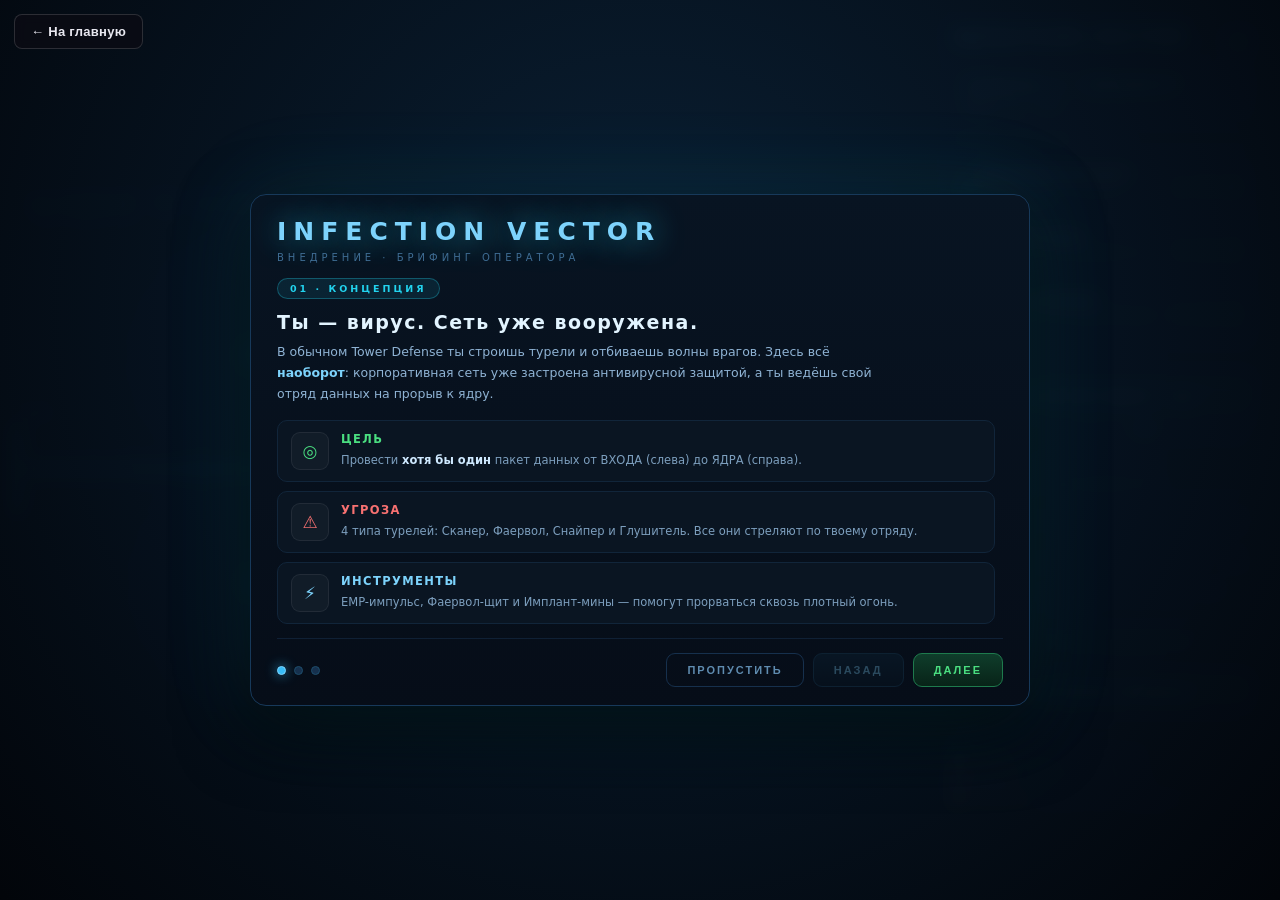
<file: game/6game.html>
<!DOCTYPE html>
<html lang="ru">
<head>
<meta charset="utf-8">
<meta name="viewport" content="width=device-width,initial-scale=1">
<title>Infection Vector — Внедрение</title>
<style>
  *{box-sizing:border-box}
  html,body{height:100%}
  body{
    margin:0;background:#03060c;color:#c9e4ff;overflow:hidden;
    font-family:'Segoe UI',system-ui,-apple-system,sans-serif;
    -webkit-font-smoothing:antialiased;
  }
  #app{display:flex;height:100vh;gap:12px;padding:12px}

  /* ---------- CANVAS ---------- */
  #canvasWrap{
    position:relative;flex:1;min-width:0;
    display:flex;align-items:center;justify-content:center;
  }
  canvas{
    max-width:100%;max-height:100%;
    border-radius:12px;border:1px solid #16304d;
    box-shadow:0 0 60px rgba(34,211,238,.07), inset 0 0 60px rgba(0,0,0,.6);
    cursor:crosshair;display:block;
  }
  canvas.mineMode{cursor:cell}
  canvas.empArmed{cursor:crosshair;box-shadow:0 0 60px rgba(125,211,252,.35)}

  /* ---------- SIDEBAR ---------- */
  #side{
    width:330px;flex:none;background:#070d18;
    border:1px solid #12233a;border-radius:12px;
    padding:14px;overflow-y:auto;display:flex;flex-direction:column;gap:12px;
  }
  #side::-webkit-scrollbar{width:8px}
  #side::-webkit-scrollbar-track{background:#050a13}
  #side::-webkit-scrollbar-thumb{background:#17304d;border-radius:4px}

  .headRow{display:flex;justify-content:space-between;align-items:flex-start;gap:10px}
  h1{
    margin:0;font-size:17px;letter-spacing:3px;font-weight:800;
    color:#7dd3fc;text-shadow:0 0 18px rgba(34,211,238,.6);
  }
  .sub{font-size:10px;letter-spacing:4px;color:#3f5f80;margin-top:-6px;text-transform:uppercase}

  #btnHelp{
    width:30px;height:30px;flex:none;border-radius:8px;
    border:1px solid #1d4d6b;background:#0b1826;color:#7dd3fc;
    font-size:15px;font-weight:800;cursor:pointer;transition:.15s;
    display:flex;align-items:center;justify-content:center;line-height:1;padding:0;
  }
  #btnHelp:hover{background:#14304d;border-color:#2f7fa8;box-shadow:0 0 18px rgba(34,211,238,.25)}

  #levelBox{
    border:1px solid #12304a;border-radius:8px;padding:9px 11px;
    background:linear-gradient(180deg,#0a1727,#07101c);
  }
  #levelName{font-size:12px;letter-spacing:2px;color:#67e8f9;font-weight:700}
  #budgetInfo{font-size:12px;color:#8fb3d4;margin-top:5px;font-family:ui-monospace,Consolas,monospace}
  #budgetInfo b{color:#4ade80}

  .section{display:flex;flex-direction:column;gap:7px}
  .secTitle{
    font-size:10px;letter-spacing:2.5px;color:#3f6d94;text-transform:uppercase;
    font-weight:700;border-bottom:1px solid #0f2035;padding-bottom:5px;
  }

  .unitRow{
    display:grid;grid-template-columns:10px 1fr auto;gap:8px;align-items:center;
    background:#0a1320;border:1px solid #101f33;border-radius:8px;padding:7px 9px;
  }
  .uDot{width:10px;height:10px;border-radius:50%}
  .uName{font-size:11.5px;font-weight:700;color:#cfe9ff}
  .uStats{font-size:9.5px;color:#517a9e;margin-top:2px;line-height:1.35}
  .uCtrl{display:flex;align-items:center;gap:6px}
  .uCtrl button{
    width:22px;height:22px;border-radius:6px;border:1px solid #1d3d5e;
    background:#0d1c2e;color:#7dd3fc;font-size:14px;font-weight:800;
    cursor:pointer;line-height:1;padding:0;transition:.12s;
  }
  .uCtrl button:hover{background:#14304d;border-color:#2a5f8f}
  .uCtrl button:active{transform:scale(.9)}
  .uCtrl span{
    min-width:16px;text-align:center;font-family:ui-monospace,monospace;
    font-size:13px;color:#e2f4ff;font-weight:700;
  }

  button.big{
    width:100%;padding:11px;border-radius:9px;border:1px solid #1d4d6b;
    background:linear-gradient(180deg,#0e2a3d,#081825);
    color:#7dd3fc;font-weight:800;letter-spacing:2px;font-size:12px;
    cursor:pointer;transition:.15s;text-transform:uppercase;
  }
  button.big:hover:not(:disabled){background:linear-gradient(180deg,#14405c,#0b2233);border-color:#2f7fa8;box-shadow:0 0 22px rgba(34,211,238,.2)}
  button.big:disabled{opacity:.32;cursor:not-allowed}
  button.launch{
    background:linear-gradient(180deg,#0f3d2b,#082318);border-color:#1e7a4d;color:#4ade80;
  }
  button.launch:hover:not(:disabled){background:linear-gradient(180deg,#166b45,#0b2e1f);border-color:#31c46f;box-shadow:0 0 26px rgba(74,222,128,.28)}

  .abil{
    width:100%;padding:9px;border-radius:8px;border:1px solid #1d3d5e;
    background:#0b1826;color:#a5d8ff;font-weight:700;font-size:11.5px;
    cursor:pointer;display:flex;justify-content:space-between;align-items:center;
    transition:.15s;letter-spacing:.5px;
  }
  .abil:hover:not(:disabled){background:#122840;border-color:#2e6493}
  .abil:disabled{opacity:.3;cursor:not-allowed}
  .abil.armed{
    background:#123a52;border-color:#38bdf8;color:#e0f7ff;
    box-shadow:0 0 20px rgba(56,189,248,.45);
  }
  .abil span{font-family:ui-monospace,monospace;color:#67e8f9}

  .hint{font-size:9.5px;color:#3f6d94;line-height:1.5}
  .hint b{color:#7dd3fc}

  .legend{display:flex;flex-direction:column;gap:4px}
  .lgRow{display:flex;align-items:center;gap:7px;font-size:9.5px;color:#5f8cb0}
  .lgDot{width:8px;height:8px;border-radius:2px;transform:rotate(45deg);flex:none}

  /* ---------- OVERLAY ---------- */
  #overlay{
    position:absolute;inset:0;display:flex;flex-direction:column;
    align-items:center;justify-content:center;gap:14px;
    background:rgba(3,7,14,.82);backdrop-filter:blur(6px);
    border-radius:12px;text-align:center;padding:24px;z-index:5;
  }
  #overlay.hidden{display:none}
  #ovTitle{
    margin:0;font-size:30px;letter-spacing:6px;font-weight:900;
    color:#7dd3fc;text-shadow:0 0 34px rgba(34,211,238,.65);
  }
  #ovTitle.lose{color:#f87171;text-shadow:0 0 34px rgba(248,113,113,.6)}
  #ovText{margin:0;font-size:13px;color:#8fb3d4;max-width:520px;line-height:1.6}
  .ovBtns{display:flex;gap:10px;margin-top:6px;flex-wrap:wrap;justify-content:center}
  .ovBtns button{
    padding:11px 22px;border-radius:9px;border:1px solid #1d4d6b;
    background:linear-gradient(180deg,#0e2a3d,#081825);color:#7dd3fc;
    font-weight:800;letter-spacing:2px;font-size:11.5px;cursor:pointer;
    transition:.15s;text-transform:uppercase;
  }
  .ovBtns button:hover{background:linear-gradient(180deg,#14405c,#0b2233);border-color:#2f7fa8}
  .ovBtns button.primary{background:linear-gradient(180deg,#0f3d2b,#082318);border-color:#1e7a4d;color:#4ade80}
  .ovBtns button.primary:hover{background:linear-gradient(180deg,#166b45,#0b2e1f);border-color:#31c46f}

  /* ---------- INTRO / БРИФИНГ ---------- */
#intro{
  position:fixed;inset:0;z-index:100;
  display:flex;align-items:center;justify-content:center;padding:16px;
  background:radial-gradient(circle at 50% 35%, rgba(11,34,56,.94), rgba(2,5,10,.975));
  backdrop-filter:blur(9px);
}
#intro.hidden{display:none}

.introCard{
  width:min(780px,100%);
  max-height:calc(100vh - 32px);
  display:flex;flex-direction:column;overflow:hidden;
  background:linear-gradient(180deg,#081422,#060d18);
  border:1px solid #17395a;border-radius:16px;
  box-shadow:0 0 90px rgba(34,211,238,.13), 0 24px 70px rgba(0,0,0,.85);
  padding:22px 26px 18px;
  gap:14px;
}

.introTitle{
  margin:0;font-size:25px;letter-spacing:7px;font-weight:900;
  color:#7dd3fc;text-shadow:0 0 30px rgba(34,211,238,.7);
}
.introSub{
  font-size:10px;letter-spacing:4px;color:#3f6d94;
  text-transform:uppercase;margin-top:6px;
}

/* прокручивается ТОЛЬКО эта зона, футер с кнопками всегда виден */
.slides{
  flex:1 1 auto;
  min-height:0;
  overflow-y:auto;
  padding-right:8px;
  scrollbar-width:thin;
  scrollbar-color:#17304d #050a13;
}
.slides::-webkit-scrollbar{width:7px}
.slides::-webkit-scrollbar-track{background:#050a13;border-radius:4px}
.slides::-webkit-scrollbar-thumb{background:#17304d;border-radius:4px}

.slide{display:none}
.slide.active{display:block;animation:slideIn .32s ease both}
@keyframes slideIn{
  from{opacity:0;transform:translateY(10px)}
  to{opacity:1;transform:translateY(0)}
}

.slideTag{
  display:inline-block;font-size:9.5px;letter-spacing:3px;font-weight:800;
  color:#22d3ee;background:rgba(34,211,238,.09);
  border:1px solid rgba(34,211,238,.3);border-radius:20px;
  padding:4px 12px;margin-bottom:12px;
}
.slideTitle{
  margin:0 0 8px;font-size:19px;letter-spacing:1.5px;font-weight:800;color:#e2f4ff;
}
.slideText{
  margin:0 0 16px;font-size:12.5px;line-height:1.7;color:#8fb3d4;max-width:620px;
}
.slideText b{color:#7dd3fc}

.cards{display:flex;flex-direction:column;gap:9px}
.icard{
  display:grid;grid-template-columns:38px 1fr;gap:12px;align-items:start;
  background:#0a1522;border:1px solid #11253a;border-radius:10px;
  padding:11px 13px;transition:.18s;
}
.icard:hover{border-color:#1d4d6b;background:#0c1a29}
.ico{
  width:38px;height:38px;border-radius:9px;flex:none;
  display:flex;align-items:center;justify-content:center;
  font-size:17px;line-height:1;
  background:rgba(255,255,255,.03);border:1px solid rgba(255,255,255,.07);
}
.icard b{
  display:block;font-size:11.5px;letter-spacing:1.4px;text-transform:uppercase;
  margin-bottom:3px;
}
.icard span{font-size:11.5px;line-height:1.6;color:#7d9fbe}
.icard span b{display:inline;font-size:inherit;letter-spacing:0;text-transform:none;color:#cfe9ff}
.kbd{
  display:inline-block;font-family:ui-monospace,Consolas,monospace;font-size:10.5px;
  padding:1px 6px;border-radius:5px;background:#0d1c2e;border:1px solid #1d3d5e;
  color:#7dd3fc;margin:0 1px;
}

/* футер НЕ участвует в скролле — кнопки всегда на месте */
.introFoot{
  flex:none;
  display:flex;align-items:center;justify-content:space-between;gap:14px;
  border-top:1px solid #0f2035;padding-top:14px;flex-wrap:wrap;
}
.dots{display:flex;gap:8px}
.dot{
  width:9px;height:9px;border-radius:50%;cursor:pointer;
  background:#16304d;border:1px solid #1d4d6b;transition:.2s;padding:0;
}
.dot.on{background:#38bdf8;border-color:#7dd3fc;box-shadow:0 0 12px rgba(56,189,248,.8)}
.dot:hover{background:#2a5f8f}

.introBtns{display:flex;gap:9px;flex-wrap:wrap}
.introBtns button{
  padding:10px 20px;border-radius:9px;border:1px solid #1d4d6b;
  background:linear-gradient(180deg,#0e2a3d,#081825);color:#7dd3fc;
  font-weight:800;letter-spacing:2px;font-size:11px;cursor:pointer;
  transition:.15s;text-transform:uppercase;
}
.introBtns button:hover:not(:disabled){background:linear-gradient(180deg,#14405c,#0b2233);border-color:#2f7fa8}
.introBtns button:disabled{opacity:.3;cursor:not-allowed}
.introBtns button.primary{
  background:linear-gradient(180deg,#0f3d2b,#082318);border-color:#1e7a4d;color:#4ade80;
}
.introBtns button.primary:hover{background:linear-gradient(180deg,#166b45,#0b2e1f);border-color:#31c46f;box-shadow:0 0 24px rgba(74,222,128,.3)}
.introBtns button.ghost{background:transparent;border-color:#16304d;color:#5f8cb0}
  #tip{
    position:fixed;pointer-events:none;display:none;z-index:50;
    background:rgba(6,14,24,.96);border:1px solid #1d4d6b;border-radius:7px;
    padding:7px 10px;font-size:10.5px;color:#a5d8ff;line-height:1.55;
    box-shadow:0 6px 24px rgba(0,0,0,.7);white-space:nowrap;
  }
  #tip b{color:#e2f4ff}
  #tip .c{font-family:ui-monospace,monospace;color:#67e8f9}

  @media (max-width:900px){
    #app{flex-direction:column;padding:8px}
    #side{width:100%;max-height:42vh;flex-direction:row;flex-wrap:wrap;align-items:flex-start}
    #side>*{flex:1 1 200px}
    .introCard{padding:20px 18px}
    .introTitle{font-size:19px;letter-spacing:4px}
    .slides{min-height:0}
  }

  /* Кнопка «На главную» */
.back-to-main {
  position: fixed;
  top: 14px;
  left: 14px;
  z-index: 9999;
  padding: 9px 16px;
  font-family: 'Segoe UI', Roboto, sans-serif;
  font-size: 13px;
  font-weight: 700;
  letter-spacing: .3px;
  color: #e8e8f0;
  background: rgba(12, 12, 20, 0.82);
  border: 1px solid rgba(255, 255, 255, 0.14);
  border-radius: 8px;
  text-decoration: none;
  backdrop-filter: blur(6px);
  transition: background .15s, border-color .15s, transform .15s;
  display: inline-flex;
  align-items: center;
  gap: 6px;
}
.back-to-main:hover {
  background: rgba(30, 30, 45, 0.95);
  border-color: rgba(255, 215, 94, 0.55);
  color: #ffd75e;
  transform: translateY(-1px);
}
.back-to-main:active {
  transform: translateY(1px);
}

</style>
</head>
<body>

<a href="../index.html" id="backToMain" class="back-to-main">← На главную</a>

<div id="app">

  <div id="canvasWrap">
    <canvas id="cv" width="960" height="560"></canvas>
    <div id="overlay" class="hidden">
      <h2 id="ovTitle"></h2>
      <p id="ovText"></p>
      <div class="ovBtns">
        <button id="ovBtn1"></button>
        <button id="ovBtn2"></button>
      </div>
    </div>
  </div>

  <aside id="side">
    <div class="headRow">
      <div>
        <h1>INFECTION VECTOR</h1>
        <div class="sub">Внедрение</div>
      </div>
      <button id="btnHelp" title="Инструкция / брифинг">?</button>
    </div>

    <div id="levelBox">
      <div id="levelName">УРОВЕНЬ 1</div>
      <div id="budgetInfo">0 / 0 БИТ</div>
    </div>

    <div class="section">
      <div class="secTitle">Отряд данных</div>
      <div id="squadList" style="display:flex;flex-direction:column;gap:6px"></div>
    </div>

    <div class="section">
      <div class="secTitle">Подготовка</div>
      <button id="btnMine" class="big">⊕ Имплант-мина · 15Б</button>
      <div class="hint">
        <b>ЛКМ</b> по карте — точка маршрута · <b>ПКМ</b> — убрать точку/мину<br>
        <b>Space</b> — запуск · <b>R</b> — очистить маршрут
      </div>
    </div>

    <div class="section">
      <div class="secTitle">Активные способности</div>
      <button id="btnEmp" class="abil">⚡ EMP-импульс <span id="empCnt">×0</span></button>
      <button id="btnShield" class="abil">🛡 Фаервол-щит <span id="shCnt">×0</span></button>
      <div class="hint" id="empHint">Клавиша <b>1</b> — активировать EMP, затем клик по карте.<br>Клавиша <b>2</b> — щит на 3 сек.</div>
    </div>

    <button id="btnLaunch" class="big launch">▶ НАЧАТЬ ВНЕДРЕНИЕ</button>
    <button id="btnReset" class="big">↺ Сбросить уровень</button>

    <div class="section">
      <div class="secTitle">Защита сети</div>
      <div class="legend" id="legend"></div>
    </div>
  </aside>
</div>

<div id="tip"></div>

<!-- ============ БРИФИНГ / ИНСТРУКЦИЯ ============ -->
<div id="intro">
  <div class="introCard">

    <div>
      <h1 class="introTitle">INFECTION VECTOR</h1>
      <div class="introSub">Внедрение · брифинг оператора</div>
    </div>

    <div class="slides">

      <!-- СЛАЙД 1 -->
      <div class="slide active">
        <div class="slideTag">01 · КОНЦЕПЦИЯ</div>
        <h2 class="slideTitle">Ты — вирус. Сеть уже вооружена.</h2>
        <p class="slideText">
          В обычном Tower Defense ты строишь турели и отбиваешь волны врагов.
          Здесь всё <b>наоборот</b>: корпоративная сеть уже застроена антивирусной
          защитой, а ты ведёшь свой отряд данных на прорыв к ядру.
        </p>
        <div class="cards">
          <div class="icard">
            <div class="ico" style="color:#4ade80">◎</div>
            <div>
              <b style="color:#4ade80">Цель</b>
              <span>Провести <b>хотя бы один</b> пакет данных от ВХОДА (слева) до ЯДРА (справа).</span>
            </div>
          </div>
          <div class="icard">
            <div class="ico" style="color:#f87171">⚠</div>
            <div>
              <b style="color:#f87171">Угроза</b>
              <span>4 типа турелей: Сканер, Фаервол, Снайпер и Глушитель. Все они стреляют по твоему отряду.</span>
            </div>
          </div>
          <div class="icard">
            <div class="ico" style="color:#7dd3fc">⚡</div>
            <div>
              <b style="color:#7dd3fc">Инструменты</b>
              <span>EMP-импульс, Фаервол-щит и Имплант-мины — помогут прорваться сквозь плотный огонь.</span>
            </div>
          </div>
        </div>
      </div>

      <!-- СЛАЙД 2 -->
      <div class="slide">
        <div class="slideTag">02 · ФАЗА ПЛАНИРОВАНИЯ</div>
        <h2 class="slideTitle">Собери отряд и проложи маршрут</h2>
        <p class="slideText">
          На подготовку даётся ограниченный бюджет в битах. Собери отряд и наметь,
          как он пойдёт — от этого зависит всё.
        </p>
        <div class="cards">
          <div class="icard">
            <div class="ico" style="color:#38bdf8">▣</div>
            <div>
              <b style="color:#38bdf8">Отряд</b>
              <span>
                <b>Бронированный пакет</b> — живучий, но медленный ·
                <b>Быстрый троян</b> — шустрый, но хрупкий ·
                <b>Вирус-камикадзе</b> — взрывается при смерти, нанося урон турелям.
                Состав собирается кнопками <span class="kbd">+</span> <span class="kbd">−</span> в панели справа.
              </span>
            </div>
          </div>
          <div class="icard">
            <div class="ico" style="color:#22d3ee">✎</div>
            <div>
              <b style="color:#22d3ee">Маршрут</b>
              <span>
                <span class="kbd">ЛКМ</span> по карте — поставить точку маршрута ·
                <span class="kbd">ПКМ</span> — убрать последнюю точку ·
                <span class="kbd">R</span> — очистить маршрут целиком.
              </span>
            </div>
          </div>
          <div class="icard">
            <div class="ico" style="color:#4ade80">⊕</div>
            <div>
              <b style="color:#4ade80">Имплант-мина · 15Б</b>
              <span>Ставится на карте. Когда твой юнит пробегает рядом — мина детонирует и наносит турелям в радиусе 170 урона.</span>
            </div>
          </div>
          <div class="icard">
            <div class="ico" style="color:#a5d8ff">▶</div>
            <div>
              <b style="color:#a5d8ff">Запуск</b>
              <span>Кнопка <b>«НАЧАТЬ ВНЕДРЕНИЕ»</b> или клавиша <span class="kbd">Space</span>.</span>
            </div>
          </div>
        </div>
      </div>

      <!-- СЛАЙД 3 -->
      <div class="slide">
        <div class="slideTag">03 · ФАЗА ПРОРЫВА</div>
        <h2 class="slideTitle">Пробейся сквозь огонь</h2>
        <p class="slideText">
          Отряд бежит по маршруту автоматически — твоя задача управлять способностями
          и вовремя гасить самые опасные турели.
        </p>
        <div class="cards">
          <div class="icard">
            <div class="ico" style="color:#7dd3fc">⚡</div>
            <div>
              <b style="color:#7dd3fc">EMP-импульс · клавиша 1</b>
              <span>Нажми <span class="kbd">1</span>, затем кликни по карте. Оглушает все турели в радиусе 145 на 3 секунды и сбивает летящие снаряды.</span>
            </div>
          </div>
          <div class="icard">
            <div class="ico" style="color:#a5f3fc">🛡</div>
            <div>
              <b style="color:#a5f3fc">Фаервол-щит · клавиша 2</b>
              <span>Все юниты отряда становятся неуязвимы на 3 секунды. Идеально для рывка через плотный огонь.</span>
            </div>
          </div>
          <div class="icard">
            <div class="ico" style="color:#f87171">✖</div>
            <div>
              <b style="color:#f87171">Провал</b>
              <span>Если весь отряд уничтожен до того, как хотя бы один юнит дойдёт до ядра — внедрение провалено.</span>
            </div>
          </div>
          <div class="icard">
            <div class="ico" style="color:#67e8f9">?</div>
            <div>
              <b style="color:#67e8f9">Подсказка</b>
              <span>Наведи курсор на любую турель — увидишь её HP, урон, DPS и дальность. Этот брифинг можно открыть снова кнопкой <b>?</b> в панели справа.</span>
            </div>
          </div>
        </div>
      </div>

    </div>

    <div class="introFoot">
      <div class="dots">
        <button class="dot on" data-i="0" aria-label="Слайд 1"></button>
        <button class="dot" data-i="1" aria-label="Слайд 2"></button>
        <button class="dot" data-i="2" aria-label="Слайд 3"></button>
      </div>
      <div class="introBtns">
        <button id="introSkip" class="ghost">Пропустить</button>
        <button id="introPrev" disabled>Назад</button>
        <button id="introNext" class="primary">Далее</button>
      </div>
    </div>

  </div>
</div>

<script>
/* =========================================================
   INFECTION VECTOR — реверс-Tower Defense
   ========================================================= */

const cv  = document.getElementById('cv');
const ctx = cv.getContext('2d');

const CELL = 40, COLS = 24, ROWS = 14;
const W = COLS * CELL, H = ROWS * CELL;

const ENTRY = { x: 18,      y: 7 * CELL + CELL / 2 };
const CORE  = { x: W - 26,  y: 7 * CELL + CELL / 2 };

const MINE_COST = 15;

/* ---------------- ДАННЫЕ ---------------- */

const UNIT_TYPES = {
  tank: { name:'Бронированный пакет', hp:320, speed:52,  cost:30, radius:11, color:'#38bdf8',
          desc:'Тяжёлый. Держит удар.' },
  fast: { name:'Быстрый троян',       hp:95,  speed:135, cost:20, radius:8,  color:'#4ade80',
          desc:'Проскочит, но хрупкий.' },
  kami: { name:'Вирус-камикадзе',     hp:70,  speed:105, cost:25, radius:9,  color:'#f87171',
          desc:'Взрыв 140 урона при смерти.' },
};

const TURRETS = {
  scanner:{ name:'Сканер',    range:135, dmg:9,  rate:1.5,  hp:160, color:'#22d3ee', pspd:560, r:14 },
  flame:  { name:'Фаервол',   range:88,  dmg:5,  rate:5.5,  hp:230, color:'#fb923c', pspd:380, r:15 },
  sniper: { name:'Снайпер',   range:255, dmg:40, rate:0.5,  hp:130, color:'#c084fc', hitscan:true, r:14 },
  slow:   { name:'Глушитель', range:120, dmg:0,  rate:1,    hp:120, color:'#facc15', slow:true, r:14 },
};

const LEVELS = [
  {
    name:'ПЕРИМЕТР', budget:150, mines:2, emp:2, shield:1,
    turrets:[
      ['scanner', 6, 4], ['scanner', 6,10],
      ['flame',  11, 7],
      ['slow',   14,10],
      ['sniper', 17, 3],
      ['scanner',19, 7],
    ]
  },
  {
    name:'ЯДРО СЕТИ', budget:200, mines:3, emp:2, shield:1,
    turrets:[
      ['scanner', 4, 3], ['scanner', 4,11],
      ['sniper',  9, 7],
      ['flame',  12, 4], ['flame', 12,10],
      ['slow',   15, 7],
      ['scanner',18, 3], ['scanner',18,11],
      ['sniper', 21, 7],
    ]
  },
  {
    name:'ГЛУБОКИЙ ВЗЛОМ', budget:255, mines:3, emp:3, shield:2,
    turrets:[
      ['scanner', 3, 2], ['scanner', 3, 7], ['scanner', 3,12],
      ['flame',   7, 5], ['flame',   7, 9],
      ['sniper', 10, 7],
      ['slow',   13, 3], ['slow',   13,11],
      ['scanner',15, 7],
      ['sniper', 18, 4], ['sniper', 18,10],
      ['flame',  21, 7],
    ]
  },
];

/* ---------------- СОСТОЯНИЕ ---------------- */

const state = {
  phase:'plan',
  level:0, levelName:'', budget:0,
  counts:{ tank:0, fast:0, kami:0 },
  waypoints:[],
  mines:[],
  mineMode:false,
  empArmed:false,
  empCharges:0, maxEmp:0,
  shieldCharges:0, maxShield:0,
  shieldUntil:-1,
  units:[], turrets:[], projectiles:[], effects:[],
  spawnQueue:[], breachT:0, t:0,
};

/* ---------------- УТИЛИТЫ ---------------- */

function hexA(hex, a){
  const n = parseInt(hex.slice(1),16);
  return `rgba(${(n>>16)&255},${(n>>8)&255},${n&255},${a})`;
}
function dist(a,b){ return Math.hypot(a.x-b.x, a.y-b.y); }
function clamp(v,a,b){ return v<a?a:v>b?b:v; }

function getMouse(e){
  const r = cv.getBoundingClientRect();
  return {
    x: (e.clientX - r.left) * (W / r.width),
    y: (e.clientY - r.top)  * (H / r.height)
  };
}

function currentPath(){
  return [ENTRY, ...state.waypoints, CORE];
}

function squadCost(){
  return ['tank','fast','kami'].reduce((s,k)=> s + state.counts[k]*UNIT_TYPES[k].cost, 0);
}
function totalSpent(){
  return squadCost() + state.mines.length * MINE_COST;
}
function unitCount(){
  return state.counts.tank + state.counts.fast + state.counts.kami;
}

/* ---------------- ЭФФЕКТЫ ---------------- */

function addRing(x,y,maxR,color,dur){
  state.effects.push({kind:'ring',x,y,maxR,life:dur,max:dur,color});
}
function addBeam(x1,y1,x2,y2,color){
  state.effects.push({kind:'beam',x1,y1,x2,y2,life:0.13,max:0.13,color});
}
function addSpark(x,y,color){
  state.effects.push({kind:'ring',x,y,maxR:16,life:0.18,max:0.18,color});
}

/* ---------------- ЗАГРУЗКА УРОВНЯ ---------------- */

function loadLevel(i){
  const L = LEVELS[i];
  state.level = i;
  state.levelName = L.name;
  state.budget = L.budget;

  state.counts = { tank:0, fast:0, kami:0 };
  state.waypoints = [];
  state.mines = [];
  state.mineMode = false;
  state.empArmed = false;
  state.empCharges = state.maxEmp = L.emp;
  state.shieldCharges = state.maxShield = L.shield;
  state.shieldUntil = -1;

  state.units = [];
  state.projectiles = [];
  state.effects = [];
  state.spawnQueue = [];
  state.breachT = 0;
  state.t = 0;

  state.turrets = L.turrets.map(([type,c,r]) => ({
    type,
    x: c*CELL + CELL/2,
    y: r*CELL + CELL/2,
    hp: TURRETS[type].hp,
    maxHp: TURRETS[type].hp,
    cd: 0, stun: 0, angle: 0, dead: false
  }));

  state.phase = 'plan';
  hideOverlay();
  updateUI();
}

/* ---------------- ЗАПУСК ---------------- */

function launch(){
  if(state.phase !== 'plan') return;
  if(unitCount() === 0) return;

  const path = currentPath().map(p => ({x:p.x, y:p.y}));
  state.path = path;
  state.units = [];
  state.projectiles = [];
  state.effects = [];
  state.breachT = 0;
  state.shieldUntil = -1;

  // порядок спавна: быстрые впереди
  const types = [];
  for(const k of ['tank','fast','kami'])
    for(let i=0;i<state.counts[k];i++) types.push(k);
  types.sort((a,b)=> UNIT_TYPES[b].speed - UNIT_TYPES[a].speed);

  state.spawnQueue = types.map((type,i)=>({ type, at: i*0.5 }));

  state.phase = 'breach';
  state.empArmed = false;
  state.mineMode = false;
  updateUI();
}

function spawnUnit(type){
  const def = UNIT_TYPES[type];
  state.units.push({
    type, x:ENTRY.x, y:ENTRY.y,
    hp:def.hp, maxHp:def.hp, speed:def.speed,
    radius:def.radius, color:def.color,
    path: state.path, seg:0,
    alive:true, reached:false,
    slowT:0, slowMul:1, angle:0
  });
}

/* ---------------- СПОСОБНОСТИ ---------------- */

function useEMP(x,y){
  if(state.phase !== 'breach' || state.empCharges <= 0) return;
  state.empCharges--;
  state.empArmed = false;
  const R = 145;
  addRing(x, y, R, '#7dd3fc', 0.55);
  addRing(x, y, R*0.6, '#e0f7ff', 0.35);
  for(const t of state.turrets){
    if(t.dead) continue;
    if(Math.hypot(t.x-x, t.y-y) <= R) t.stun = Math.max(t.stun, 3);
  }
  for(const p of state.projectiles){
    if(Math.hypot(p.x-x, p.y-y) <= R) p.dead = true;
  }
  updateUI();
}

function useShield(){
  if(state.phase !== 'breach' || state.shieldCharges <= 0) return;
  state.shieldCharges--;
  state.shieldUntil = state.breachT + 3;
  addRing(ENTRY.x, ENTRY.y, 240, '#a5f3fc', 0.7);
  for(const u of state.units){
    if(u.alive) addRing(u.x, u.y, u.radius+22, '#a5f3fc', 0.5);
  }
  updateUI();
}

/* ---------------- УРОН ---------------- */

function damageUnit(u, dmg){
  if(!u.alive) return;
  if(state.breachT < state.shieldUntil){
    addSpark(u.x, u.y, '#a5f3fc');
    return;
  }
  u.hp -= dmg;
  if(u.hp <= 0) killUnit(u);
}

function killUnit(u){
  if(!u.alive) return;
  u.alive = false;
  addRing(u.x, u.y, 34, u.color, 0.4);

  if(u.type === 'kami'){
    const R = 85;
    addRing(u.x, u.y, R, '#f87171', 0.5);
    addRing(u.x, u.y, R*0.55, '#fecaca', 0.35);
    for(const t of state.turrets){
      if(t.dead) continue;
      if(Math.hypot(t.x-u.x, t.y-u.y) <= R) damageTurret(t, 140);
    }
  }
}

function damageTurret(t, dmg){
  if(t.dead) return;
  t.hp -= dmg;
  if(t.hp <= 0){
    t.hp = 0;
    t.dead = true;
    addRing(t.x, t.y, 46, TURRETS[t.type].color, 0.55);
    addRing(t.x, t.y, 26, '#ffffff', 0.3);
  }
}

function detonateMine(m){
  if(m.done) return;
  m.done = true;
  const R = 95;
  addRing(m.x, m.y, R, '#4ade80', 0.5);
  addRing(m.x, m.y, R*0.5, '#bbf7d0', 0.3);
  for(const t of state.turrets){
    if(t.dead) continue;
    if(Math.hypot(t.x-m.x, t.y-m.y) <= R) damageTurret(t, 170);
  }
}

/* ---------------- ОБНОВЛЕНИЕ ---------------- */

function update(dt){
  state.t += dt;

  // эффекты
  for(const e of state.effects) e.life -= dt;
  if(state.effects.length) state.effects = state.effects.filter(e => e.life > 0);

  if(state.phase !== 'breach') return;

  state.breachT += dt;
  updateSpawn();
  updateMines();
  updateUnits(dt);
  updateTurrets(dt);
  updateProjectiles(dt);
  checkEnd();
}

function updateSpawn(){
  while(state.spawnQueue.length && state.spawnQueue[0].at <= state.breachT){
    spawnUnit(state.spawnQueue.shift().type);
  }
}

function updateMines(){
  for(const m of state.mines){
    if(m.done) continue;
    for(const u of state.units){
      if(!u.alive) continue;
      if(Math.hypot(u.x-m.x, u.y-m.y) < 26){ detonateMine(m); break; }
    }
  }
}

function updateUnits(dt){
  for(const u of state.units){
    if(!u.alive) continue;

    if(u.slowT > 0){
      u.slowT -= dt;
      if(u.slowT <= 0) u.slowMul = 1;
    }

    const target = u.path[u.seg + 1];
    if(!target){ u.alive = false; u.reached = true; continue; }

    const dx = target.x - u.x, dy = target.y - u.y;
    const d  = Math.hypot(dx, dy);
    const step = u.speed * u.slowMul * dt;

    if(d <= step){
      u.x = target.x; u.y = target.y;
      u.seg++;
      if(u.seg >= u.path.length - 1){
        u.alive = false;
        u.reached = true;
        addRing(CORE.x, CORE.y, 90, '#4ade80', 0.7);
      }
    } else {
      u.x += dx/d * step;
      u.y += dy/d * step;
      u.angle = Math.atan2(dy, dx);
    }
  }
}

function updateTurrets(dt){
  for(const t of state.turrets){
    if(t.dead) continue;
    const def = TURRETS[t.type];

    if(t.stun > 0){
      t.stun -= dt;
      if(t.stun < 0) t.stun = 0;
      continue;
    }

    // Глушитель — аура замедления
    if(def.slow){
      for(const u of state.units){
        if(!u.alive) continue;
        if(Math.hypot(u.x-t.x, u.y-t.y) <= def.range){
          u.slowT = 0.2;
          u.slowMul = 0.55;
        }
      }
      t.angle += dt * 1.6;
      continue;
    }

    t.cd -= dt;

    // поиск ближайшей цели
    let best = null, bd = Infinity;
    for(const u of state.units){
      if(!u.alive) continue;
      const d = Math.hypot(u.x-t.x, u.y-t.y);
      if(d <= def.range && d < bd){ bd = d; best = u; }
    }

    if(best){
      t.angle = Math.atan2(best.y - t.y, best.x - t.x);
      if(t.cd <= 0){
        t.cd = 1 / def.rate;
        fire(t, best, def);
      }
    } else {
      t.angle += dt * 1.1;
      if(t.cd < 0) t.cd = 0;
    }
  }
}

function fire(t, target, def){
  if(def.hitscan){
    damageUnit(target, def.dmg);
    addBeam(t.x, t.y, target.x, target.y, def.color);
  } else {
    state.projectiles.push({
      x:t.x, y:t.y,
      tx:target.x, ty:target.y,
      target, speed:def.pspd, dmg:def.dmg,
      color:def.color, life:3, dead:false
    });
  }
}

function updateProjectiles(dt){
  for(const p of state.projectiles){
    if(p.dead) continue;
    p.life -= dt;
    if(p.life <= 0){ p.dead = true; continue; }

    if(p.target && p.target.alive){
      p.tx = p.target.x;
      p.ty = p.target.y;
    }

    const dx = p.tx - p.x, dy = p.ty - p.y;
    const d = Math.hypot(dx, dy);
    const step = p.speed * dt;

    if(d <= step){
      if(p.target && p.target.alive) damageUnit(p.target, p.dmg);
      addSpark(p.tx, p.ty, p.color);
      p.dead = true;
    } else {
      p.x += dx/d * step;
      p.y += dy/d * step;
    }
  }
  if(state.projectiles.length)
    state.projectiles = state.projectiles.filter(p => !p.dead);
}

function checkEnd(){
  if(state.units.some(u => u.reached)){ winLevel(); return; }
  const alive = state.units.filter(u => u.alive).length;
  if(alive === 0 && state.spawnQueue.length === 0 && state.breachT > 0.3){
    loseLevel();
  }
}

/* ---------------- КОНЕЦ УРОВНЯ ---------------- */

function winLevel(){
  if(state.phase !== 'breach') return;
  state.phase = 'win';
  const last = state.level >= LEVELS.length - 1;
  showOverlay(
    'ВНЕДРЕНИЕ УСПЕШНО',
    `Пакет данных достиг ядра сети. Уровень «${state.levelName}» взломан.`,
    last ? 'ИГРА ПРОЙДЕНА' : 'СЛЕДУЮЩИЙ УРОВЕНЬ',
    last ? () => loadLevel(0) : () => loadLevel(state.level + 1),
    'ПОВТОРИТЬ',
    () => loadLevel(state.level),
    false
  );
  updateUI();
}

function loseLevel(){
  if(state.phase !== 'breach') return;
  state.phase = 'lose';
  showOverlay(
    'ОБНАРУЖЕН И УНИЧТОЖЕН',
    'Все пакеты данных отряда ликвидированы антивирусной защитой. Измените маршрут или состав отряда.',
    'ПОВТОРИТЬ',
    () => loadLevel(state.level),
    'С ПЕРВОГО УРОВНЯ',
    () => loadLevel(0),
    true
  );
  updateUI();
}

/* ---------------- ОВЕРЛЕЙ ---------------- */

const overlay = document.getElementById('overlay');
const ovTitle = document.getElementById('ovTitle');
const ovText  = document.getElementById('ovText');
const ovBtn1  = document.getElementById('ovBtn1');
const ovBtn2  = document.getElementById('ovBtn2');

function showOverlay(title, text, b1, f1, b2, f2, lose){
  ovTitle.textContent = title;
  ovTitle.classList.toggle('lose', !!lose);
  ovText.textContent = text;
  ovBtn1.textContent = b1;
  ovBtn2.textContent = b2;
  ovBtn1.className = lose ? '' : 'primary';
  ovBtn1.onclick = f1;
  ovBtn2.onclick = f2;
  overlay.classList.remove('hidden');
}
function hideOverlay(){ overlay.classList.add('hidden'); }

/* ---------------- БРИФИНГ ---------------- */

const intro     = document.getElementById('intro');
const slides    = Array.from(document.querySelectorAll('.slide'));
const dots      = Array.from(document.querySelectorAll('.dot'));
const introNext = document.getElementById('introNext');
const introPrev = document.getElementById('introPrev');
const introSkip = document.getElementById('introSkip');
let slideI = 0;

function showSlide(i){
  slideI = clamp(i, 0, slides.length - 1);
  slides.forEach((s,k)=> s.classList.toggle('active', k === slideI));
  dots.forEach((d,k)=> d.classList.toggle('on', k === slideI));
  introPrev.disabled = slideI === 0;
  introNext.textContent = slideI === slides.length - 1 ? 'Начать' : 'Далее';
}

function openIntro(){
  slideI = 0;
  showSlide(0);
  intro.classList.remove('hidden');
}
function closeIntro(){
  intro.classList.add('hidden');
}

introNext.addEventListener('click', ()=>{
  if(slideI === slides.length - 1) closeIntro();
  else showSlide(slideI + 1);
});
introPrev.addEventListener('click', ()=> showSlide(slideI - 1));
introSkip.addEventListener('click', closeIntro);
dots.forEach(d => d.addEventListener('click', ()=> showSlide(+d.dataset.i)));
document.getElementById('btnHelp').addEventListener('click', openIntro);

/* ---------------- ОТРИСОВКА ---------------- */

function render(){
  ctx.clearRect(0,0,W,H);

  // фон
  const bg = ctx.createLinearGradient(0,0,W,H);
  bg.addColorStop(0,'#04070e');
  bg.addColorStop(0.5,'#060c17');
  bg.addColorStop(1,'#04070e');
  ctx.fillStyle = bg;
  ctx.fillRect(0,0,W,H);

  drawGrid();
  drawZones();
  drawTurretRanges();
  drawTurrets();
  drawPath();
  drawMines();
  drawProjectiles();
  drawUnits();
  drawEffects();
  drawHud();
}

function drawGrid(){
  ctx.save();
  ctx.strokeStyle = '#0d1a2b';
  ctx.lineWidth = 1;
  ctx.beginPath();
  for(let c=1;c<COLS;c++){ ctx.moveTo(c*CELL+.5,0); ctx.lineTo(c*CELL+.5,H); }
  for(let r=1;r<ROWS;r++){ ctx.moveTo(0,r*CELL+.5); ctx.lineTo(W,r*CELL+.5); }
  ctx.stroke();

  const g = ctx.createRadialGradient(W/2,H/2,40,W/2,H/2,W*0.72);
  g.addColorStop(0,'rgba(20,70,120,0.10)');
  g.addColorStop(1,'rgba(0,0,0,0)');
  ctx.fillStyle = g;
  ctx.fillRect(0,0,W,H);
  ctx.restore();
}

function drawZones(){
  const pulse = 0.5 + Math.sin(state.t*3)*0.5;

  // ВХОД
  ctx.save();
  ctx.strokeStyle = '#22d3ee';
  ctx.lineWidth = 3;
  ctx.shadowColor = '#22d3ee';
  ctx.shadowBlur = 16;
  ctx.beginPath();
  ctx.moveTo(4, ENTRY.y-46);
  ctx.lineTo(4, ENTRY.y+46);
  ctx.stroke();
  ctx.shadowBlur = 0;
  ctx.globalAlpha = 0.25 + pulse*0.25;
  ctx.fillStyle = '#22d3ee';
  ctx.fillRect(4, ENTRY.y-46, 3, 92);
  ctx.restore();

  ctx.save();
  ctx.font = 'bold 10px ui-monospace, monospace';
  ctx.fillStyle = 'rgba(34,211,238,.55)';
  ctx.textAlign = 'left';
  ctx.fillText('ВХОД', 12, ENTRY.y - 56);
  ctx.restore();

  // ЯДРО
  ctx.save();
  ctx.translate(CORE.x, CORE.y);
  const s = 15 + pulse*2.5;
  ctx.shadowColor = '#4ade80';
  ctx.shadowBlur = 26;
  ctx.strokeStyle = '#4ade80';
  ctx.lineWidth = 2.5;
  ctx.beginPath();
  ctx.moveTo(0,-s); ctx.lineTo(s,0); ctx.lineTo(0,s); ctx.lineTo(-s,0);
  ctx.closePath();
  ctx.stroke();
  ctx.globalAlpha = 0.35 + pulse*0.3;
  ctx.fillStyle = '#4ade80';
  ctx.fill();
  ctx.globalAlpha = 1;
  ctx.shadowBlur = 0;
  ctx.beginPath();
  ctx.arc(0,0, 22 + pulse*8, 0, Math.PI*2);
  ctx.strokeStyle = 'rgba(74,222,128,.25)';
  ctx.lineWidth = 1.5;
  ctx.stroke();
  ctx.restore();

  ctx.save();
  ctx.font = 'bold 10px ui-monospace, monospace';
  ctx.fillStyle = 'rgba(74,222,128,.6)';
  ctx.textAlign = 'right';
  ctx.fillText('ЯДРО', W-10, CORE.y - 42);
  ctx.restore();
}

function drawTurretRanges(){
  for(const t of state.turrets){
    if(t.dead) continue;
    const def = TURRETS[t.type];
    ctx.save();
    ctx.beginPath();
    ctx.arc(t.x, t.y, def.range, 0, Math.PI*2);
    ctx.fillStyle = hexA(def.color, 0.045);
    ctx.fill();
    ctx.strokeStyle = hexA(def.color, 0.16);
    ctx.lineWidth = 1;
    ctx.setLineDash([4,8]);
    ctx.stroke();
    ctx.restore();
  }
}

function drawTurret(t){
  const def = TURRETS[t.type];
  const stunned = t.stun > 0;
  const col = stunned ? '#64748b' : def.color;

  ctx.save();
  ctx.translate(t.x, t.y);

  // корпус
  ctx.shadowColor = def.color;
  ctx.shadowBlur = stunned ? 3 : 14;
  ctx.fillStyle = '#0b1420';
  ctx.strokeStyle = col;
  ctx.lineWidth = 2;
  ctx.beginPath();
  for(let i=0;i<6;i++){
    const a = i*Math.PI/3 - Math.PI/6;
    const px = Math.cos(a)*def.r, py = Math.sin(a)*def.r;
    i ? ctx.lineTo(px,py) : ctx.moveTo(px,py);
  }
  ctx.closePath();
  ctx.fill();
  ctx.stroke();

  // ствол
  ctx.shadowBlur = 0;
  ctx.rotate(t.angle);
  ctx.strokeStyle = hexA(def.color, stunned ? 0.3 : 0.9);
  ctx.lineWidth = 2.4;
  ctx.beginPath();
  ctx.moveTo(0,0);
  ctx.lineTo(def.r*0.85, 0);
  ctx.stroke();

  ctx.beginPath();
  ctx.arc(0,0, def.r*0.4, 0, Math.PI*2);
  ctx.strokeStyle = hexA(def.color, stunned ? 0.25 : 0.7);
  ctx.lineWidth = 1.6;
  ctx.stroke();
  ctx.restore();

  // HP
  if(t.hp < t.maxHp){
    const w = 28;
    const y = t.y - def.r - 10;
    ctx.fillStyle = 'rgba(0,0,0,.65)';
    ctx.fillRect(t.x-w/2, y, w, 4);
    ctx.fillStyle = def.color;
    ctx.fillRect(t.x-w/2, y, w*(t.hp/t.maxHp), 4);
    ctx.strokeStyle = 'rgba(255,255,255,.14)';
    ctx.lineWidth = 1;
    ctx.strokeRect(t.x-w/2+.5, y+.5, w-1, 3);
  }

  // оглушение
  if(stunned){
    ctx.save();
    ctx.globalAlpha = 0.45 + Math.sin(state.t*22)*0.35;
    ctx.strokeStyle = '#7dd3fc';
    ctx.lineWidth = 2;
    ctx.beginPath();
    ctx.arc(t.x, t.y, def.r + 7, 0, Math.PI*2);
    ctx.stroke();
    ctx.restore();
  }
}

function drawTurrets(){
  for(const t of state.turrets) if(!t.dead) drawTurret(t);
}

function drawPath(){
  const pts = currentPath();
  if(pts.length < 2) return;

  const breach = state.phase === 'breach';

  ctx.save();
  ctx.beginPath();
  ctx.moveTo(pts[0].x, pts[0].y);
  for(let i=1;i<pts.length;i++) ctx.lineTo(pts[i].x, pts[i].y);

  ctx.strokeStyle = breach ? 'rgba(125,211,252,.30)' : 'rgba(125,211,252,.45)';
  ctx.lineWidth = 8;
  ctx.lineCap = 'round';
  ctx.lineJoin = 'round';
  ctx.stroke();

  ctx.strokeStyle = breach ? '#67e8f9' : '#38bdf8';
  ctx.lineWidth = 2;
  ctx.setLineDash([10, 9]);
  ctx.lineDashOffset = breach ? -state.t*55 : 0;
  ctx.shadowColor = '#22d3ee';
  ctx.shadowBlur = 12;
  ctx.stroke();
  ctx.restore();

  // точки маршрута
  if(!breach){
    pts.forEach((p, i) => {
      if(i === 0 || i === pts.length-1) return;
      ctx.save();
      ctx.shadowColor = '#38bdf8';
      ctx.shadowBlur = 12;
      ctx.fillStyle = '#0b1a2a';
      ctx.strokeStyle = '#38bdf8';
      ctx.lineWidth = 2;
      ctx.beginPath();
      ctx.arc(p.x, p.y, 6, 0, Math.PI*2);
      ctx.fill();
      ctx.stroke();
      ctx.shadowBlur = 0;
      ctx.fillStyle = '#7dd3fc';
      ctx.beginPath();
      ctx.arc(p.x, p.y, 2, 0, Math.PI*2);
      ctx.fill();
      ctx.restore();
    });
  }
}

function drawMines(){
  for(const m of state.mines){
    if(m.done) continue;
    const pulse = 0.5 + Math.sin(state.t*4 + m.x)*0.5;
    ctx.save();
    ctx.translate(m.x, m.y);
    ctx.shadowColor = '#4ade80';
    ctx.shadowBlur = 14;
    ctx.strokeStyle = '#4ade80';
    ctx.lineWidth = 2;
    ctx.beginPath();
    ctx.moveTo(0,-8); ctx.lineTo(8,0); ctx.lineTo(0,8); ctx.lineTo(-8,0);
    ctx.closePath();
    ctx.stroke();
    ctx.globalAlpha = 0.3 + pulse*0.4;
    ctx.fillStyle = '#4ade80';
    ctx.fill();
    ctx.globalAlpha = 1;
    ctx.shadowBlur = 0;
    ctx.beginPath();
    ctx.arc(0,0, 15 + pulse*5, 0, Math.PI*2);
    ctx.strokeStyle = 'rgba(74,222,128,.22)';
    ctx.lineWidth = 1;
    ctx.stroke();
    ctx.restore();
  }
}

function drawUnits(){
  const shielded = state.breachT < state.shieldUntil;

  for(const u of state.units){
    if(!u.alive) continue;
    const def = UNIT_TYPES[u.type];

    // шлейф
    ctx.save();
    ctx.globalAlpha = 0.18;
    ctx.fillStyle = def.color;
    ctx.beginPath();
    ctx.arc(u.x - Math.cos(u.angle)*10, u.y - Math.sin(u.angle)*10, def.radius*0.8, 0, Math.PI*2);
    ctx.fill();
    ctx.restore();

    // тело
    ctx.save();
    ctx.shadowColor = def.color;
    ctx.shadowBlur = 14;
    ctx.fillStyle = def.color;
    ctx.beginPath();
    ctx.arc(u.x, u.y, def.radius, 0, Math.PI*2);
    ctx.fill();
    ctx.shadowBlur = 0;
    ctx.fillStyle = 'rgba(2,8,16,.55)';
    ctx.beginPath();
    ctx.arc(u.x, u.y, def.radius*0.45, 0, Math.PI*2);
    ctx.fill();

    if(shielded){
      ctx.strokeStyle = '#a5f3fc';
      ctx.lineWidth = 2;
      ctx.globalAlpha = 0.55 + Math.sin(state.t*10)*0.25;
      ctx.beginPath();
      ctx.arc(u.x, u.y, def.radius + 6, 0, Math.PI*2);
      ctx.stroke();
      ctx.globalAlpha = 1;
    }
    if(u.slowT > 0){
      ctx.strokeStyle = '#facc15';
      ctx.globalAlpha = 0.6;
      ctx.lineWidth = 1.6;
      ctx.beginPath();
      ctx.arc(u.x, u.y, def.radius + 3, 0, Math.PI*2);
      ctx.stroke();
      ctx.globalAlpha = 1;
    }
    ctx.restore();

    // HP
    const w = 24;
    const hp = clamp(u.hp/u.maxHp, 0, 1);
    const y = u.y - def.radius - 11;
    ctx.fillStyle = 'rgba(0,0,0,.7)';
    ctx.fillRect(u.x-w/2, y, w, 3.5);
    ctx.fillStyle = hp > 0.5 ? '#4ade80' : hp > 0.25 ? '#facc15' : '#f87171';
    ctx.fillRect(u.x-w/2, y, w*hp, 3.5);
  }
}

function drawProjectiles(){
  for(const p of state.projectiles){
    ctx.save();
    ctx.shadowColor = p.color;
    ctx.shadowBlur = 12;
    ctx.fillStyle = p.color;
    ctx.beginPath();
    ctx.arc(p.x, p.y, 3.4, 0, Math.PI*2);
    ctx.fill();
    ctx.globalAlpha = 0.35;
    ctx.beginPath();
    ctx.arc(p.x, p.y, 6.5, 0, Math.PI*2);
    ctx.fill();
    ctx.restore();
  }
}

function drawEffects(){
  for(const e of state.effects){
    const p = 1 - e.life / e.max;

    if(e.kind === 'ring'){
      ctx.save();
      ctx.globalAlpha = Math.max(0, 1 - p);
      ctx.strokeStyle = e.color;
      ctx.lineWidth = 3.5*(1-p) + 0.8;
      ctx.shadowColor = e.color;
      ctx.shadowBlur = 14;
      ctx.beginPath();
      ctx.arc(e.x, e.y, e.maxR * p, 0, Math.PI*2);
      ctx.stroke();
      ctx.restore();
    } else if(e.kind === 'beam'){
      ctx.save();
      ctx.globalAlpha = Math.max(0, e.life / e.max);
      ctx.strokeStyle = e.color;
      ctx.lineWidth = 3;
      ctx.shadowColor = e.color;
      ctx.shadowBlur = 18;
      ctx.beginPath();
      ctx.moveTo(e.x1, e.y1);
      ctx.lineTo(e.x2, e.y2);
      ctx.stroke();
      ctx.strokeStyle = '#ffffff';
      ctx.lineWidth = 1;
      ctx.stroke();
      ctx.restore();
    }
  }
}

function drawHud(){
  ctx.save();
  ctx.font = 'bold 11px ui-monospace, monospace';

  if(state.phase === 'plan'){
    ctx.fillStyle = 'rgba(125,211,252,.75)';
    ctx.textAlign = 'left';
    const txt = state.mineMode
      ? 'РЕЖИМ МИНЫ · ЛКМ — установить имплант'
      : 'ФАЗА ПЛАНИРОВАНИЯ · ЛКМ — точка маршрута';
    ctx.fillText(txt, 16, 24);

    ctx.fillStyle = 'rgba(125,211,252,.35)';
    ctx.fillText(`ТОЧЕК МАРШРУТА: ${state.waypoints.length}`, 16, 42);
  }

  if(state.phase === 'breach'){
    ctx.fillStyle = 'rgba(248,113,113,.85)';
    ctx.textAlign = 'left';
    ctx.fillText('⚡ ВНЕДРЕНИЕ АКТИВНО', 16, 24);

    ctx.fillStyle = 'rgba(125,211,252,.6)';
    ctx.fillText(`ЦЕЛОСТНОСТЬ: ${state.units.filter(u=>u.alive).length} / ${unitCount()}`, 16, 42);
  }

  ctx.restore();
}

/* ---------------- UI ---------------- */

const squadList = document.getElementById('squadList');
const budgetInfo = document.getElementById('budgetInfo');
const levelNameEl = document.getElementById('levelName');
const btnLaunch = document.getElementById('btnLaunch');
const btnReset = document.getElementById('btnReset');
const btnMine = document.getElementById('btnMine');
const btnEmp = document.getElementById('btnEmp');
const btnShield = document.getElementById('btnShield');
const empCnt = document.getElementById('empCnt');
const shCnt = document.getElementById('shCnt');

// строки отряда
for(const key of ['tank','fast','kami']){
  const def = UNIT_TYPES[key];
  const row = document.createElement('div');
  row.className = 'unitRow';
  row.innerHTML = `
    <div class="uDot" style="background:${def.color};box-shadow:0 0 8px ${def.color}"></div>
    <div>
      <div class="uName">${def.name}</div>
      <div class="uStats">HP ${def.hp} · Скор ${def.speed} · ${def.desc}</div>
    </div>
    <div class="uCtrl">
      <button data-act="minus" data-key="${key}">−</button>
      <span id="cnt-${key}">0</span>
      <button data-act="plus" data-key="${key}">+</button>
    </div>
  `;
  squadList.appendChild(row);
}

// легенда турелей
const legend = document.getElementById('legend');
for(const k of ['scanner','flame','sniper','slow']){
  const d = TURRETS[k];
  const row = document.createElement('div');
  row.className = 'lgRow';
  const dps = d.slow ? 'замедление' : `DPS ${(d.dmg*d.rate).toFixed(1)}`;
  row.innerHTML = `
    <div class="lgDot" style="background:${d.color};box-shadow:0 0 8px ${d.color}"></div>
    <span><b style="color:${d.color}">${d.name}</b> · дальность ${d.range} · ${dps}</span>
  `;
  legend.appendChild(row);
}

squadList.addEventListener('click', (e)=>{
  const btn = e.target.closest('button');
  if(!btn || state.phase !== 'plan') return;
  const key = btn.dataset.key;
  const act = btn.dataset.act;

  if(act === 'plus'){
    if(totalSpent() + UNIT_TYPES[key].cost <= state.budget){
      state.counts[key]++;
    }
  } else {
    if(state.counts[key] > 0) state.counts[key]--;
  }
  updateUI();
});

btnMine.addEventListener('click', ()=>{
  if(state.phase !== 'plan') return;
  state.mineMode = !state.mineMode;
  updateUI();
});

btnLaunch.addEventListener('click', launch);

btnReset.addEventListener('click', ()=>{
  loadLevel(state.level);
});

btnEmp.addEventListener('click', ()=>{
  if(state.phase !== 'breach' || state.empCharges <= 0) return;
  state.empArmed = !state.empArmed;
  updateUI();
});

btnShield.addEventListener('click', useShield);

function updateUI(){
  const spent = totalSpent();
  const total = unitCount();

  levelNameEl.textContent = `УРОВЕНЬ ${state.level+1} — ${state.levelName}`;
  budgetInfo.innerHTML = `БИТЫ: <b>${spent}</b> / ${state.budget}` +
    (state.phase === 'plan' && state.mines.length
      ? ` · мин: ${state.mines.length}` : '');

  for(const k of ['tank','fast','kami']){
    document.getElementById('cnt-'+k).textContent = state.counts[k];
  }

  btnLaunch.disabled = !(state.phase === 'plan' && total > 0);
  btnMine.disabled = state.phase !== 'plan';
  btnMine.classList.toggle('big', true);
  btnMine.textContent = state.mineMode
    ? '⊗ Отмена установки мины'
    : `⊕ Имплант-мина · ${MINE_COST}Б`;
  btnMine.style.borderColor = state.mineMode ? '#4ade80' : '';
  btnMine.style.color = state.mineMode ? '#4ade80' : '';

  empCnt.textContent = '×' + state.empCharges;
  shCnt.textContent  = '×' + state.shieldCharges;

  btnEmp.disabled = !(state.phase === 'breach' && state.empCharges > 0);
  btnShield.disabled = !(state.phase === 'breach' && state.shieldCharges > 0);
  btnEmp.classList.toggle('armed', state.empArmed);

  cv.classList.toggle('mineMode', state.mineMode && state.phase === 'plan');
  cv.classList.toggle('empArmed', state.empArmed && state.phase === 'breach');
}

/* ---------------- ВВОД ---------------- */

cv.addEventListener('mousedown', (e)=>{
  if(e.button !== 0) return;
  const m = getMouse(e);

  if(state.phase === 'plan'){
    if(state.mineMode){
      if(totalSpent() + MINE_COST <= state.budget){
        state.mines.push({ x:m.x, y:m.y, done:false });
        updateUI();
      }
    } else {
      state.waypoints.push({ x:m.x, y:m.y });
      updateUI();
    }
    return;
  }

  if(state.phase === 'breach' && state.empArmed){
    useEMP(m.x, m.y);
  }
});

cv.addEventListener('contextmenu', (e)=>{
  e.preventDefault();
  if(state.phase !== 'plan') return;
  const m = getMouse(e);

  // сначала пробуем удалить мину
  let idx = -1;
  for(let i=state.mines.length-1;i>=0;i--){
    if(Math.hypot(state.mines[i].x-m.x, state.mines[i].y-m.y) < 20){ idx = i; break; }
  }
  if(idx >= 0){
    state.mines.splice(idx,1);
    updateUI();
    return;
  }
  state.waypoints.pop();
  updateUI();
});

/* --- подсказка при наведении --- */
const tip = document.getElementById('tip');
cv.addEventListener('mousemove', (e)=>{
  const m = getMouse(e);
  let found = null;
  for(const t of state.turrets){
    if(t.dead) continue;
    if(Math.hypot(t.x-m.x, t.y-m.y) <= TURRETS[t.type].r + 6){ found = t; break; }
  }

  if(found){
    const d = TURRETS[found.type];
    const dps = d.slow ? '—' : (d.dmg*d.rate).toFixed(1);
    tip.innerHTML =
      `<b style="color:${d.color}">${d.name}</b><br>` +
      `HP <span class="c">${Math.ceil(found.hp)}/${d.hp}</span><br>` +
      `Урон <span class="c">${d.dmg}</span> · DPS <span class="c">${dps}</span><br>` +
      `Дальность <span class="c">${d.range}</span>` +
      (found.stun > 0 ? `<br><span style="color:#7dd3fc">ОГЛУШЕН ${found.stun.toFixed(1)}с</span>` : '');
    tip.style.display = 'block';
    tip.style.left = (e.clientX + 16) + 'px';
    tip.style.top  = (e.clientY + 16) + 'px';
    cv.style.cursor = 'help';
  } else {
    tip.style.display = 'none';
    cv.style.cursor = state.phase === 'plan'
      ? (state.mineMode ? 'cell' : 'crosshair')
      : (state.empArmed ? 'crosshair' : 'default');
  }
});
cv.addEventListener('mouseleave', ()=>{ tip.style.display = 'none'; });

/* --- клавиатура --- */
window.addEventListener('keydown', (e)=>{
  // Пока открыт брифинг — работает только навигация по нему
  if(!intro.classList.contains('hidden')){
    if(e.key === 'Escape') closeIntro();
    else if(e.key === 'ArrowRight') showSlide(slideI + 1);
    else if(e.key === 'ArrowLeft') showSlide(slideI - 1);
    return;
  }

  if(e.code === 'Space'){
    e.preventDefault();
    if(state.phase === 'plan') launch();
  }
  if(e.key === '1'){
    if(state.phase === 'breach' && state.empCharges > 0){
      state.empArmed = !state.empArmed;
      updateUI();
    }
  }
  if(e.key === '2'){
    useShield();
  }
  if(e.key === 'r' || e.key === 'R' || e.key === 'к' || e.key === 'К'){
    if(state.phase === 'plan'){
      state.waypoints = [];
      updateUI();
    }
  }
  if(e.key === 'Escape'){
    if(state.empArmed){ state.empArmed = false; updateUI(); }
    if(state.mineMode){ state.mineMode = false; updateUI(); }
  }
});

/* ---------------- ЦИКЛ ---------------- */

let last = 0;
function loop(ts){
  if(!last) last = ts;
  let dt = (ts - last) / 1000;
  last = ts;
  dt = Math.min(dt, 0.05);

  update(dt);
  render();

  requestAnimationFrame(loop);
}

/* ---------------- СТАРТ ---------------- */

loadLevel(0);
showSlide(0);   // брифинг открыт по умолчанию (виден в HTML)
requestAnimationFrame(loop);
</script>

<script>
  // Запоминаем, какую игру нужно оценить после возврата
  document.getElementById('backToMain').addEventListener('click', function () {
    try { localStorage.setItem('genrelab_pending', '6'); } catch (e) {}
  });
</script>

</body>
</html>
</file>
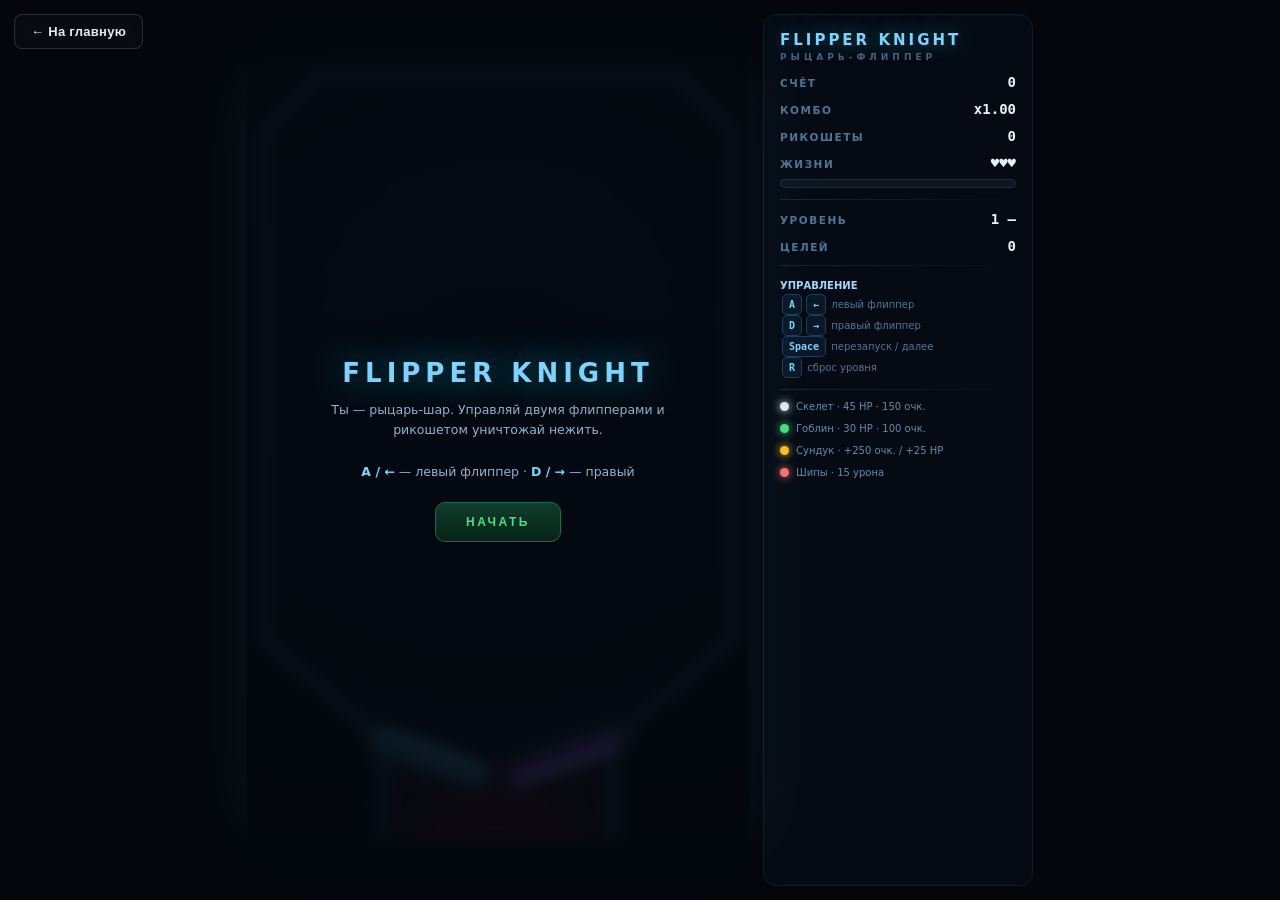
<file: game/7game.html>
<!DOCTYPE html>
<html lang="ru">
<head>
<meta charset="utf-8">
<meta name="viewport" content="width=device-width,initial-scale=1">
<title>Flipper Knight — Рыцарь-Флиппер</title>
<style>
  *{box-sizing:border-box;-webkit-tap-highlight-color:transparent}
  html,body{margin:0;height:100%;overflow:hidden;background:#04060b;
    font-family:'Segoe UI',system-ui,-apple-system,sans-serif;color:#cfe4ff}
  #app{display:flex;height:100vh;gap:14px;padding:14px;justify-content:center}

  #stage{position:relative;display:flex;align-items:center;justify-content:center;height:100%}
  canvas{max-height:100%;max-width:100%;display:block;border-radius:14px;
    border:1px solid #16283d;
    box-shadow:0 0 90px rgba(56,189,248,.09),0 0 30px rgba(0,0,0,.9) inset;
    cursor:pointer}

  /* ---------- OVERLAY ---------- */
  #overlay{position:absolute;inset:0;display:flex;flex-direction:column;
    align-items:center;justify-content:center;gap:12px;text-align:center;
    background:rgba(4,7,14,.86);backdrop-filter:blur(7px);border-radius:14px;
    padding:26px;z-index:9}
  #overlay.hidden{display:none}
  #ovTitle{margin:0;font-size:26px;letter-spacing:5px;font-weight:900;
    color:#7dd3fc;text-shadow:0 0 36px rgba(34,211,238,.7)}
  #ovTitle.bad{color:#f87171;text-shadow:0 0 36px rgba(248,113,113,.65)}
  #ovTitle.good{color:#4ade80;text-shadow:0 0 36px rgba(74,222,128,.7)}
  #ovText{margin:0;font-size:12.5px;color:#8fb3d4;max-width:400px;line-height:1.65}
  #ovBtn{margin-top:8px;padding:12px 30px;border-radius:10px;
    border:1px solid #1e6a4a;background:linear-gradient(180deg,#0f3d2b,#082318);
    color:#4ade80;font-weight:800;letter-spacing:2.5px;font-size:12px;
    cursor:pointer;text-transform:uppercase;transition:.15s}
  #ovBtn:hover{background:linear-gradient(180deg,#166b45,#0b2e1f);border-color:#31c46f;
    box-shadow:0 0 26px rgba(74,222,128,.3)}

  /* ---------- SIDEBAR ---------- */
  #side{width:270px;flex:none;background:#060b13;border:1px solid #101d2e;
    border-radius:14px;padding:16px;display:flex;flex-direction:column;gap:11px;
    overflow-y:auto}
  #side::-webkit-scrollbar{width:7px}
  #side::-webkit-scrollbar-thumb{background:#152a42;border-radius:4px}

  .logo{font-size:15px;font-weight:900;letter-spacing:3px;color:#7dd3fc;
    text-shadow:0 0 20px rgba(34,211,238,.55);line-height:1.2}
  .logo small{display:block;font-size:9px;letter-spacing:4px;color:#3f6484;
    font-weight:700;margin-top:3px;text-shadow:none}

  .stat{display:flex;justify-content:space-between;align-items:baseline;
    font-size:10.5px;letter-spacing:1.5px;color:#4d7699;font-weight:700}
  .stat b{font-family:ui-monospace,Consolas,monospace;font-size:14px;color:#e2f4ff;
    letter-spacing:0;font-weight:800}
  .stat b.hi{color:#4ade80;text-shadow:0 0 14px rgba(74,222,128,.6)}

  .hpbar{height:9px;background:#0b1622;border:1px solid #16304a;border-radius:5px;
    overflow:hidden;margin-top:-3px}
  .hpbar>div{height:100%;width:100%;border-radius:4px;
    background:linear-gradient(90deg,#4ade80,#a3e635);transition:width .15s}
  .hpbar.low>div{background:linear-gradient(90deg,#f87171,#fb923c)}

  .divider{height:1px;background:linear-gradient(90deg,#12283f,transparent)}

  .ctrl{font-size:10px;color:#4d7699;line-height:1.7}
  .ctrl kbd{display:inline-block;min-width:20px;text-align:center;
    padding:1px 6px;border-radius:5px;border:1px solid #1d3d5e;background:#0b1826;
    color:#7dd3fc;font-family:ui-monospace,monospace;font-size:10px;font-weight:700;
    margin:0 2px}
  .ctrl b{color:#a5d8ff}

  .enemyInfo{display:flex;align-items:center;gap:7px;font-size:10px;color:#5f8cb0}
  .edot{width:9px;height:9px;border-radius:50%;flex:none}

  @media (max-width:820px){
    #app{flex-direction:column;padding:8px;gap:8px}
    #side{width:100%;flex-direction:row;flex-wrap:wrap;max-height:32vh;padding:10px}
    #side>*{flex:1 1 130px}
    .logo{flex:1 1 100%}
  }

  /* Кнопка «На главную» */
.back-to-main {
  position: fixed;
  top: 14px;
  left: 14px;
  z-index: 9999;
  padding: 9px 16px;
  font-family: 'Segoe UI', Roboto, sans-serif;
  font-size: 13px;
  font-weight: 700;
  letter-spacing: .3px;
  color: #e8e8f0;
  background: rgba(12, 12, 20, 0.82);
  border: 1px solid rgba(255, 255, 255, 0.14);
  border-radius: 8px;
  text-decoration: none;
  backdrop-filter: blur(6px);
  transition: background .15s, border-color .15s, transform .15s;
  display: inline-flex;
  align-items: center;
  gap: 6px;
}
.back-to-main:hover {
  background: rgba(30, 30, 45, 0.95);
  border-color: rgba(255, 215, 94, 0.55);
  color: #ffd75e;
  transform: translateY(-1px);
}
.back-to-main:active {
  transform: translateY(1px);
}

</style>
</head>
<body>

<a href="../index.html" id="backToMain" class="back-to-main">← На главную</a>

<div id="app">
  <div id="stage">
    <canvas id="cv" width="500" height="780"></canvas>
    <div id="overlay">
      <h2 id="ovTitle">FLIPPER KNIGHT</h2>
      <p id="ovText">Ты — рыцарь-шар. Управляй двумя флипперами и рикошетом уничтожай нежить.<br><br>
      <b style="color:#7dd3fc">A / ←</b> — левый флиппер · <b style="color:#7dd3fc">D / →</b> — правый</p>
      <button id="ovBtn">НАЧАТЬ</button>
    </div>
  </div>

  <aside id="side">
    <div class="logo">FLIPPER KNIGHT<small>РЫЦАРЬ-ФЛИППЕР</small></div>

    <div class="stat"><span>СЧЁТ</span><b id="uiScore">0</b></div>
    <div class="stat"><span>КОМБО</span><b id="uiCombo" class="hi">x1.00</b></div>
    <div class="stat"><span>РИКОШЕТЫ</span><b id="uiBounce">0</b></div>
    <div class="stat"><span>ЖИЗНИ</span><b id="uiLives">♥♥♥</b></div>

    <div class="hpbar" id="hpWrap"><div id="uiHp"></div></div>

    <div class="divider"></div>
    <div class="stat"><span>УРОВЕНЬ</span><b id="uiLevel">1</b></div>
    <div class="stat"><span>ЦЕЛЕЙ</span><b id="uiEnemies">0</b></div>

    <div class="divider"></div>
    <div class="ctrl">
      <b>УПРАВЛЕНИЕ</b><br>
      <kbd>A</kbd><kbd>←</kbd> левый флиппер<br>
      <kbd>D</kbd><kbd>→</kbd> правый флиппер<br>
      <kbd>Space</kbd> перезапуск / далее<br>
      <kbd>R</kbd> сброс уровня
    </div>

    <div class="divider"></div>
    <div class="enemyInfo"><div class="edot" style="background:#e2e8f0;box-shadow:0 0 8px #e2e8f0"></div>Скелет · 45 HP · 150 очк.</div>
    <div class="enemyInfo"><div class="edot" style="background:#4ade80;box-shadow:0 0 8px #4ade80"></div>Гоблин · 30 HP · 100 очк.</div>
    <div class="enemyInfo"><div class="edot" style="background:#fbbf24;box-shadow:0 0 8px #fbbf24"></div>Сундук · +250 очк. / +25 HP</div>
    <div class="enemyInfo"><div class="edot" style="background:#f87171;box-shadow:0 0 8px #f87171"></div>Шипы · 15 урона</div>
  </aside>
</div>

<script>
/* ============================================================
   FLIPPER KNIGHT — Пинбол-данжн-кроулер
   ============================================================ */

const cv  = document.getElementById('cv');
const ctx = cv.getContext('2d');
const W = 500, H = 780;

/* ---------- ФИЗИЧЕСКИЕ КОНСТАНТЫ ---------- */
const GRAV     = 820;
const MAXSPD   = 1150;
const BALL_R   = 12;
const WALL_T   = 16;
const FUNNEL_Y = 580;
const PIVOT_L  = { x:135, y:680 };
const PIVOT_R  = { x:365, y:680 };
const FLIP_LEN = 100;
const FLIP_RAD = 9;
const REST_L   =  0.349;   // 20°
const ACT_L    = -0.611;   // -35°
const REST_R   = Math.PI - REST_L;
const ACT_R    = Math.PI - ACT_L;
const DRAIN_Y  = 792;

/* ---------- СТЕНЫ ---------- */
const WALLS = [
  { a:{x: 70, y:WALL_T}, b:{x:430, y:WALL_T} },            // верх
  { a:{x:WALL_T, y:70},  b:{x:WALL_T, y:FUNNEL_Y} },       // левая
  { a:{x:W-WALL_T,y:70}, b:{x:W-WALL_T,y:FUNNEL_Y} },      // правая
  { a:{x:WALL_T, y:70},  b:{x:70, y:WALL_T} },             // угол ЛВ
  { a:{x:W-WALL_T,y:70}, b:{x:430, y:WALL_T} },            // угол ПВ
  { a:{x:WALL_T, y:FUNNEL_Y}, b:{x:PIVOT_L.x, y:PIVOT_L.y} }, // воронка Л
  { a:{x:W-WALL_T,y:FUNNEL_Y},b:{x:PIVOT_R.x, y:PIVOT_R.y} }, // воронка П
  { a:{x:PIVOT_L.x, y:PIVOT_L.y}, b:{x:PIVOT_L.x, y:770} },   // низ Л
  { a:{x:PIVOT_R.x, y:PIVOT_L.y}, b:{x:PIVOT_R.x, y:770} },   // низ П
];

/* ---------- УРОВНИ ---------- */
const LEVELS = [
  {
    name:'ПОДЗЕМЕЛЬЕ',
    bumpers:[{x:250,y:190,r:23}],
    enemies:[
      {type:'skeleton',x:100,y:150},
      {type:'skeleton',x:400,y:150},
      {type:'goblin',  x:250,y: 95},
    ],
    chests:[{x:250,y:320}],
    traps:[{x:70,y:430},{x:430,y:430}],
  },
  {
    name:'КРИПТА',
    bumpers:[{x:120,y:210,r:20},{x:380,y:210,r:20},{x:250,y:355,r:20}],
    enemies:[
      {type:'skeleton',x: 80,y:115},
      {type:'skeleton',x:420,y:115},
      {type:'goblin',  x:175,y:285},
      {type:'goblin',  x:325,y:285},
      {type:'skeleton',x:250,y:490},
    ],
    chests:[{x:100,y:530},{x:400,y:530}],
    traps:[{x:250,y:180},{x:70,y:400},{x:430,y:400}],
  },
  {
    name:'ТРОННЫЙ ЗАЛ',
    bumpers:[{x:250,y:150,r:24},{x:90,y:305,r:20},{x:410,y:305,r:20}],
    enemies:[
      {type:'skeleton',x:115,y:105},
      {type:'skeleton',x:385,y:105},
      {type:'goblin',  x:250,y:245},
      {type:'skeleton',x: 80,y:460},
      {type:'skeleton',x:420,y:460},
      {type:'goblin',  x:180,y:405},
      {type:'goblin',  x:320,y:405},
    ],
    chests:[{x:250,y:565}],
    traps:[{x:250,y:345},{x:60,y:200},{x:440,y:200}],
  },
];

/* ---------- СОСТОЯНИЕ ---------- */
let S = {};

function newState(){
  return {
    phase:'start',
    levelIdx:0,
    levelName:'',
    score:0,
    lives:3,
    combo:0,
    maxCombo:0,
    bestMult:1,
    t:0,
    bounceCd:0,
    respawnT:0,
    trail:[],
    floaters:[],
    particles:[],
    shake:0,
    ball:null,
    flippers:[],
    bumpers:[],
    enemies:[],
    chests:[],
    traps:[],
    stuckT:0,
    lastBallPos:{x:0,y:0},
  };
}

/* ---------- ЗАГРУЗКА УРОВНЯ ---------- */
function loadLevel(idx){
  const L = LEVELS[idx];
  S.levelIdx = idx;
  S.levelName = L.name;

  S.bumpers = L.bumpers.map(b => ({...b, flash:0}));
  S.enemies = L.enemies.map(e => ({
    ...e,
    r: e.type === 'skeleton' ? 22 : 18,
    hp: e.type === 'skeleton' ? 45 : 30,
    maxHp: e.type === 'skeleton' ? 45 : 30,
    color: e.type === 'skeleton' ? '#e2e8f0' : '#4ade80',
    score: e.type === 'skeleton' ? 150 : 100,
    vx: e.type === 'goblin' ? (Math.random()<.5?-1:1)*62 : 0,
    flash:0, dead:false, phase: Math.random()*6.28,
  }));
  S.chests = L.chests.map(c => ({...c, r:18, dead:false, flash:0}));
  S.traps  = L.traps.map(t => ({...t, r:17, lastHit:-99, flash:0}));

  S.flippers = [
    { pivot:{...PIVOT_L}, len:FLIP_LEN, radius:FLIP_RAD,
      rest:REST_L, active:ACT_L, angle:REST_L, omega:0, side:-1 },
    { pivot:{...PIVOT_R}, len:FLIP_LEN, radius:FLIP_RAD,
      rest:REST_R, active:ACT_R, angle:REST_R, omega:0, side: 1 },
  ];

  S.combo = 0;
  S.trail = [];
  S.particles = [];
  S.floaters = [];
  S.bounceCd = 0;
  S.stuckT = 0;

  spawnBall();
  S.phase = 'playing';
  hideOverlay();
  updateUI();
}

function spawnBall(){
  S.ball = {
    x: 250, y: 110,
    vx: (Math.random()-0.5)*90,
    vy: 0,
    r: BALL_R,
    hp: 100, maxHp: 100,
    rot: 0, alive:true
  };
  S.trail = [];
  S.stuckT = 0;
}

/* ---------- УТИЛИТЫ ---------- */
function clamp(v,a,b){ return v<a?a:v>b?b:v; }
function mult(){ return Math.min(1 + S.combo*0.15, 6); }
function aliveTargets(){
  return S.enemies.filter(e=>!e.dead).length + S.chests.filter(c=>!c.dead).length;
}

/* ---------- ЧАСТИЦЫ / ТЕКСТ ---------- */
function burst(x,y,color,n=8,power=190){
  for(let i=0;i<n;i++){
    const a = Math.random()*Math.PI*2;
    const s = power*(0.35+Math.random()*0.85);
    S.particles.push({
      x,y, vx:Math.cos(a)*s, vy:Math.sin(a)*s,
      life: 0.35+Math.random()*0.4, max:0.75,
      color, size: 1.5+Math.random()*2.6
    });
  }
}
function floatText(x,y,text,color,size=14){
  S.floaters.push({x,y,text,color,size,life:0.9,max:0.9});
}

/* ---------- КОЛЛИЗИИ ---------- */
function collideSegment(b, a, c, rest){
  const abx = c.x-a.x, aby = c.y-a.y;
  const apx = b.x-a.x, apy = b.y-a.y;
  const len2 = abx*abx + aby*aby;
  let t = len2 > 0 ? (apx*abx + apy*aby)/len2 : 0;
  t = clamp(t, 0, 1);
  const cx = a.x + abx*t, cy = a.y + aby*t;
  let nx = b.x-cx, ny = b.y-cy;
  const d = Math.hypot(nx,ny);
  if(d >= b.r || d < 0.0001) return 0;
  nx /= d; ny /= d;
  b.x = cx + nx*b.r;
  b.y = cy + ny*b.r;
  const vn = b.vx*nx + b.vy*ny;
  if(vn < 0){
    b.vx -= (1+rest)*vn*nx;
    b.vy -= (1+rest)*vn*ny;
    return -vn;
  }
  return 0;
}

function collideCircle(b, o, rest){
  const dx = b.x-o.x, dy = b.y-o.y;
  const d = Math.hypot(dx,dy);
  const minD = b.r + (o.r||18);
  if(d >= minD || d < 0.0001) return 0;
  const nx = dx/d, ny = dy/d;
  b.x = o.x + nx*minD;
  b.y = o.y + ny*minD;
  const vn = b.vx*nx + b.vy*ny;
  if(vn < 0){
    b.vx -= (1+rest)*vn*nx;
    b.vy -= (1+rest)*vn*ny;
    return -vn;
  }
  return 0;
}

function collideFlipper(b, fl){
  const ax = fl.pivot.x, ay = fl.pivot.y;
  const bx = ax + Math.cos(fl.angle)*fl.len;
  const by = ay + Math.sin(fl.angle)*fl.len;

  const abx = bx-ax, aby = by-ay;
  const apx = b.x-ax, apy = b.y-ay;
  const len2 = abx*abx + aby*aby;
  let t = len2>0 ? (apx*abx + apy*aby)/len2 : 0;
  t = clamp(t,0,1);

  const cx = ax + abx*t, cy = ay + aby*t;
  let nx = b.x-cx, ny = b.y-cy;
  let d = Math.hypot(nx,ny);
  const minD = b.r + fl.radius;

  if(d >= minD) return 0;
  if(d < 0.001){ nx = 0; ny = -1; d = 0.001; }
  else { nx /= d; ny /= d; }

  b.x = cx + nx*minD;
  b.y = cy + ny*minD;

  const rx = cx-ax, ry = cy-ay;
  const pvx = -fl.omega*ry;
  const pvy =  fl.omega*rx;

  const rvx = b.vx - pvx, rvy = b.vy - pvy;
  const vn = rvx*nx + rvy*ny;

  if(vn < 0){
    const e = 0.5;
    b.vx -= (1+e)*vn*nx;
    b.vy -= (1+e)*vn*ny;
    return -vn;
  }
  return 0;
}

/* ---------- РИКОШЕТ ---------- */
function onBounce(impact, x, y){
  if(S.bounceCd > 0) return;
  if(impact < 70) return;
  S.bounceCd = 0.055;
  S.combo++;
  if(S.combo > S.maxCombo) S.maxCombo = S.combo;
  const m = mult();
  if(m > S.bestMult) S.bestMult = m;
  S.score += Math.floor(6 * m);

  if(S.combo % 5 === 0){
    floatText(x, y-26, 'x'+m.toFixed(2), '#7dd3fc', 15);
  }
}

/* ---------- ФИЗИКА ---------- */
function stepPhysics(dt){
  const b = S.ball;
  if(!b || !b.alive) return;

  b.vy += GRAV*dt;
  b.x  += b.vx*dt;
  b.y  += b.vy*dt;

  const sp = Math.hypot(b.vx, b.vy);
  if(sp > MAXSPD){ b.vx *= MAXSPD/sp; b.vy *= MAXSPD/sp; }
  b.rot += (b.vx/BALL_R)*dt*0.55;

  /* стены */
  for(const w of WALLS){
    const imp = collideSegment(b, w.a, w.b, 0.72);
    if(imp > 70) onBounce(imp, b.x, b.y);
  }

  /* флипперы */
  for(const fl of S.flippers){
    const imp = collideFlipper(b, fl);
    if(imp > 0){
      if(imp > 90) onBounce(imp, b.x, b.y);
      if(imp > 300) burst(b.x, b.y, '#7dd3fc', 5, 130);
    }
  }

  /* бамперы */
  for(const bp of S.bumpers){
    const imp = collideCircle(b, bp, 0.8);
    if(imp > 0){
      const dx = b.x-bp.x, dy = b.y-bp.y;
      const d = Math.hypot(dx,dy) || 1;
      b.vx += (dx/d)*250;
      b.vy += (dy/d)*250;
      bp.flash = 1;
      S.score += Math.floor(50*mult());
      burst(bp.x, bp.y, '#67e8f9', 7, 170);
      onBounce(imp, bp.x, bp.y);
    }
  }

  /* враги */
  for(const en of S.enemies){
    if(en.dead) continue;
    const imp = collideCircle(b, en, 0.82);
    if(imp > 0){
      const dmg = Math.round(14 * mult());
      en.hp -= dmg;
      en.flash = 1;
      burst(en.x, en.y, en.color, 6, 160);
      floatText(en.x, en.y - en.r - 12, '-'+dmg, '#fca5a5', 13);
      if(en.hp <= 0){
        en.dead = true;
        S.score += Math.floor(en.score * mult());
        burst(en.x, en.y, en.color, 16, 260);
        floatText(en.x, en.y-30, '+'+Math.floor(en.score*mult()), en.color, 16);
        S.shake = Math.min(S.shake+5, 12);
      }
      onBounce(imp, en.x, en.y);
    }
  }

  /* сундуки */
  for(const c of S.chests){
    if(c.dead) continue;
    const imp = collideCircle(b, c, 0.7);
    if(imp > 0){
      c.dead = true;
      S.score += Math.floor(250*mult());
      b.hp = Math.min(b.maxHp, b.hp + 25);
      burst(c.x, c.y, '#fbbf24', 20, 290);
      floatText(c.x, c.y-30, '+250 ★', '#fbbf24', 16);
      floatText(c.x, c.y-8, '+25 HP', '#4ade80', 13);
      onBounce(imp, c.x, c.y);
      S.shake = Math.min(S.shake+6, 14);
    }
  }

  /* ловушки */
  for(const t of S.traps){
    const imp = collideCircle(b, t, 0.75);
    if(imp > 0){
      if(S.t - t.lastHit > 1.5){
        t.lastHit = S.t;
        t.flash = 1;
        b.hp -= 15;
        burst(b.x, b.y, '#f87171', 10, 200);
        floatText(b.x, b.y-22, '-15 HP', '#f87171', 13);
        S.shake = Math.min(S.shake+4, 10);
        if(b.hp <= 0){ b.hp = 0; ballDown(); return; }
      }
      onBounce(imp, t.x, t.y);
    }
  }

  /* слив */
  if(b.y > DRAIN_Y){ ballDown(); }
}

/* ---------- ПОТЕРЯ ШАРА ---------- */
function ballDown(){
  const b = S.ball;
  burst(b.x, b.y, '#f87171', 18, 260);
  S.lives--;
  S.combo = 0;
  S.trail = [];
  S.shake = 14;

  if(S.lives <= 0){
    S.phase = 'over';
    showOverlay('ИГРА ОКОНЧЕНА',
      `Рыцарь-шар рассыпался. Счёт: <b style="color:#7dd3fc">${S.score}</b><br>
       Лучшее комбо: <b style="color:#4ade80">x${S.bestMult.toFixed(2)}</b> · Рикошетов: ${S.maxCombo}`,
      'ЗАНОВО', ()=> restartGame(), 'bad');
    updateUI();
    return;
  }

  S.phase = 'respawning';
  S.respawnT = 0.85;
  updateUI();
}

/* ---------- ПЕРЕХОД УРОВНЯ ---------- */
function levelCleared(){
  S.phase = 'clear';
  const last = S.levelIdx >= LEVELS.length - 1;
  S.score += 500;
  if(last){
    showOverlay('ПОБЕДА!',
      `Тронный зал пал. Итоговый счёт: <b style="color:#4ade80">${S.score}</b><br>
       Лучший множитель: <b style="color:#7dd3fc">x${S.bestMult.toFixed(2)}</b>`,
      'ИГРАТЬ СНОВА', ()=> restartGame(), 'good');
  } else {
    showOverlay('УРОВЕНЬ ПРОЙДЕН',
      `«${S.levelName}» зачищен! +500 очков бонуса.<br>Счёт: <b style="color:#4ade80">${S.score}</b>`,
      'СЛЕДУЮЩИЙ УРОВЕНЬ', ()=> loadLevel(S.levelIdx+1), 'good');
  }
  updateUI();
}

function restartGame(){
  const keep = { score:0, lives:3, maxCombo:0, bestMult:1 };
  const lvl = 0;
  S = newState();
  Object.assign(S, keep);
  loadLevel(lvl);
}

/* ---------- ВВОД ---------- */
const keys = {};
window.addEventListener('keydown', e=>{
  const k = e.key.toLowerCase();
  keys[k] = true;
  if(e.code === 'Space' || k === ' '){ e.preventDefault(); }
  if(k === 'r' || k === 'к'){ if(S.phase==='playing'||S.phase==='respawning') loadLevel(S.levelIdx); }
});
window.addEventListener('keyup', e=>{ keys[e.key.toLowerCase()] = false; });

function leftDown(){
  return !!(keys['a'] || keys['arrowleft'] || keys['ф']);
}
function rightDown(){
  return !!(keys['d'] || keys['arrowright'] || keys['в']);
}

/* touch / mouse on canvas */
let pointerLeft = false, pointerRight = false;
function pointerDown(e){
  const r = cv.getBoundingClientRect();
  const x = (e.clientX - r.left) / r.width;
  if(x < 0.5) pointerLeft = true; else pointerRight = true;
}
function pointerUp(){ pointerLeft = false; pointerRight = false; }
cv.addEventListener('pointerdown', e=>{ e.preventDefault(); pointerDown(e); });
cv.addEventListener('pointerup', pointerUp);
cv.addEventListener('pointercancel', pointerUp);
cv.addEventListener('pointerleave', pointerUp);

/* ---------- ОБНОВЛЕНИЕ ---------- */
function update(dt){
  S.t += dt;
  if(S.bounceCd > 0) S.bounceCd -= dt;
  if(S.shake > 0) S.shake = Math.max(0, S.shake - dt*40);

  // частицы
  for(const p of S.particles){
    p.life -= dt;
    p.x += p.vx*dt; p.y += p.vy*dt;
    p.vy += 420*dt;
    p.vx *= 0.985; p.vy *= 0.985;
  }
  if(S.particles.length) S.particles = S.particles.filter(p=>p.life>0);

  // всплывающий текст
  for(const f of S.floaters){
    f.life -= dt;
    f.y -= 34*dt;
  }
  if(S.floaters.length) S.floaters = S.floaters.filter(f=>f.life>0);

  // вспышки
  for(const b of S.bumpers) if(b.flash>0) b.flash -= dt*3;
  for(const e of S.enemies)  if(e.flash>0) e.flash -= dt*3.5;
  for(const c of S.chests)   if(c.flash>0) c.flash -= dt*3.5;
  for(const t of S.traps)    if(t.flash>0) t.flash -= dt*3.5;

  if(S.phase === 'respawning'){
    S.respawnT -= dt;
    if(S.respawnT <= 0){
      spawnBall();
      S.phase = 'playing';
    }
    return;
  }

  if(S.phase !== 'playing') return;

  /* --- ФЛИППЕРЫ --- */
  const ld = leftDown() || pointerLeft;
  const rd = rightDown() || pointerRight;
  const FLIP_SPD = 20;

  for(const fl of S.flippers){
    const want = fl.side < 0 ? ld : rd;
    const target = want ? fl.active : fl.rest;
    const diff = target - fl.angle;
    const maxStep = FLIP_SPD*dt;
    const step = Math.sign(diff)*Math.min(Math.abs(diff), maxStep);
    fl.omega = Math.abs(step) > 1e-6 ? step/dt : 0;
    fl.angle += step;
  }

  /* --- ФИЗИКА (субшаги) --- */
  const SUB = 6, sdt = dt/SUB;
  for(let i=0;i<SUB;i++){
    if(S.phase !== 'playing') break;
    stepPhysics(sdt);
  }

  /* --- ГОБЛИНЫ ДВИГАЮТСЯ --- */
  for(const en of S.enemies){
    if(en.dead || !en.vx) continue;
    en.x += en.vx*dt;
    if(en.x < 60){ en.x = 60; en.vx *= -1; }
    if(en.x > 440){ en.x = 440; en.vx *= -1; }
    en.phase += dt*3;
  }

  /* --- АНТИ-ЗАСТРЕВАНИЕ --- */
  const b = S.ball;
  if(b && b.alive){
    const moved = Math.hypot(b.x - S.lastBallPos.x, b.y - S.lastBallPos.y);
    const spd = Math.hypot(b.vx, b.vy);
    if(spd < 45 && b.y < 620){
      S.stuckT += dt;
      if(S.stuckT > 2.4){
        b.vx += (Math.random()-0.5)*420;
        b.vy -= 260;
        S.stuckT = 0;
        burst(b.x, b.y, '#7dd3fc', 6, 120);
      }
    } else S.stuckT = 0;
    S.lastBallPos = {x:b.x, y:b.y};

    /* след */
    S.trail.push({x:b.x, y:b.y});
    if(S.trail.length > 14) S.trail.shift();
  }

  /* --- ПРОВЕРКА ПОБЕДЫ --- */
  if(aliveTargets() === 0 && S.phase === 'playing'){
    levelCleared();
  }

  updateUI();
}

/* ---------- ОТРИСОВКА ---------- */
function draw(){
  ctx.save();

  // тряска
  if(S.shake > 0){
    ctx.translate((Math.random()-0.5)*S.shake, (Math.random()-0.5)*S.shake);
  }

  ctx.clearRect(-30,-30,W+60,H+60);

  drawBackground();
  drawPlayfield();
  drawDrain();
  drawWalls();
  drawTraps();
  drawBumpers();
  drawChests();
  drawEnemies();
  drawFlippers();
  drawTrail();
  drawBall();
  drawParticles();
  drawFloaters();
  drawComboBadge();

  ctx.restore();
}

function drawBackground(){
  const g = ctx.createLinearGradient(0,0,0,H);
  g.addColorStop(0,'#080e18');
  g.addColorStop(0.45,'#060b13');
  g.addColorStop(1,'#04070c');
  ctx.fillStyle = g;
  ctx.fillRect(-30,-30,W+60,H+60);
}

function drawPlayfield(){
  ctx.save();
  ctx.beginPath();
  ctx.moveTo(WALL_T, WALL_T);
  ctx.lineTo(W-WALL_T, WALL_T);
  ctx.lineTo(W-WALL_T, FUNNEL_Y);
  ctx.lineTo(PIVOT_R.x, PIVOT_R.y);
  ctx.lineTo(PIVOT_R.x, 780);
  ctx.lineTo(PIVOT_L.x, 780);
  ctx.lineTo(PIVOT_L.x, PIVOT_L.y);
  ctx.lineTo(WALL_T, FUNNEL_Y);
  ctx.closePath();

  const g = ctx.createLinearGradient(0,0,0,H);
  g.addColorStop(0,'#0c1522');
  g.addColorStop(0.5,'#091018');
  g.addColorStop(1,'#060a10');
  ctx.fillStyle = g;
  ctx.fill();

  // виньетка
  const v = ctx.createRadialGradient(250,340,60,250,390,470);
  v.addColorStop(0,'rgba(30,80,130,0.10)');
  v.addColorStop(1,'rgba(0,0,0,0.5)');
  ctx.fillStyle = v;
  ctx.fill();

  // декоративная сетка
  ctx.strokeStyle = 'rgba(40,80,120,0.07)';
  ctx.lineWidth = 1;
  ctx.beginPath();
  for(let y=80;y<720;y+=42){ ctx.moveTo(20,y); ctx.lineTo(480,y); }
  ctx.stroke();

  ctx.restore();
}

function drawDrain(){
  ctx.save();
  ctx.beginPath();
  ctx.moveTo(PIVOT_L.x, 700);
  ctx.lineTo(PIVOT_R.x, 700);
  ctx.lineTo(PIVOT_R.x, 790);
  ctx.lineTo(PIVOT_L.x, 790);
  ctx.closePath();
  ctx.clip();

  const g = ctx.createRadialGradient(250, 830, 20, 250, 830, 230);
  g.addColorStop(0,'rgba(220,38,38,0.55)');
  g.addColorStop(0.45,'rgba(150,20,40,0.22)');
  g.addColorStop(1,'rgba(120,10,30,0)');
  ctx.fillStyle = g;
  ctx.fillRect(PIVOT_L.x, 700, PIVOT_R.x-PIVOT_L.x, 90);
  ctx.restore();

  ctx.save();
  ctx.font = 'bold 9px ui-monospace, monospace';
  ctx.fillStyle = 'rgba(248,113,113,0.35)';
  ctx.textAlign = 'center';
  ctx.fillText('СЛИВ', 250, 786);
  ctx.restore();
}

function drawWalls(){
  ctx.save();
  ctx.lineCap = 'round';
  ctx.lineJoin = 'round';

  // внешний контур
  ctx.lineWidth = WALL_T + 6;
  ctx.strokeStyle = '#0a121d';
  strokeBoundary();

  ctx.lineWidth = WALL_T;
  ctx.strokeStyle = '#182a3f';
  strokeBoundary();

  // внутренняя подсветка
  ctx.lineWidth = 2.5;
  ctx.strokeStyle = 'rgba(80,150,220,0.35)';
  strokeBoundary();

  // рёбра
  ctx.lineWidth = 1;
  ctx.strokeStyle = 'rgba(120,190,255,0.10)';
  ctx.beginPath();
  for(const w of WALLS){
    ctx.moveTo(w.a.x, w.a.y);
    ctx.lineTo(w.b.x, w.b.y);
  }
  ctx.stroke();

  ctx.restore();
}

function strokeBoundary(){
  ctx.beginPath();
  ctx.moveTo(70, WALL_T);
  ctx.lineTo(430, WALL_T);
  ctx.lineTo(W-WALL_T, 70);
  ctx.lineTo(W-WALL_T, FUNNEL_Y);
  ctx.lineTo(PIVOT_R.x, PIVOT_R.y);
  ctx.lineTo(PIVOT_R.x, 770);
  ctx.moveTo(PIVOT_L.x, 770);
  ctx.lineTo(PIVOT_L.x, PIVOT_L.y);
  ctx.lineTo(WALL_T, FUNNEL_Y);
  ctx.lineTo(WALL_T, 70);
  ctx.lineTo(70, WALL_T);
  ctx.stroke();
}

function drawBumpers(){
  for(const bp of S.bumpers){
    const f = Math.max(0, bp.flash);
    ctx.save();
    ctx.translate(bp.x, bp.y);
    ctx.shadowColor = '#22d3ee';
    ctx.shadowBlur = 16 + f*30;
    ctx.fillStyle = '#0a1a2a';
    ctx.strokeStyle = f > 0 ? '#a5f3fc' : '#22d3ee';
    ctx.lineWidth = 2.5;
    ctx.beginPath();
    ctx.arc(0,0,bp.r,0,Math.PI*2);
    ctx.fill();
    ctx.stroke();
    ctx.shadowBlur = 0;
    ctx.beginPath();
    ctx.arc(0,0,bp.r*0.5,0,Math.PI*2);
    ctx.strokeStyle = `rgba(103,232,249,${0.5+f*0.5})`;
    ctx.lineWidth = 2;
    ctx.stroke();
    ctx.restore();
  }
}

function drawTraps(){
  for(const t of S.traps){
    const f = Math.max(0, t.flash);
    ctx.save();
    ctx.translate(t.x, t.y);
    ctx.rotate(S.t*0.5);
    ctx.fillStyle = f>0 ? '#fecaca' : '#7f1d1d';
    ctx.strokeStyle = f>0 ? '#fca5a5' : '#ef4444';
    ctx.lineWidth = 1.5;
    ctx.shadowColor = '#ef4444';
    ctx.shadowBlur = 6 + f*20;
    for(let i=0;i<8;i++){
      const a = i*Math.PI/4;
      ctx.beginPath();
      ctx.moveTo(Math.cos(a)*t.r*0.45, Math.sin(a)*t.r*0.45);
      ctx.lineTo(Math.cos(a+0.24)*t.r, Math.sin(a+0.24)*t.r);
      ctx.lineTo(Math.cos(a-0.24)*t.r, Math.sin(a-0.24)*t.r);
      ctx.closePath();
      ctx.fill();
      ctx.stroke();
    }
    ctx.shadowBlur = 0;
    ctx.beginPath();
    ctx.arc(0,0,t.r*0.42,0,Math.PI*2);
    ctx.fillStyle = '#450a0a';
    ctx.fill();
    ctx.strokeStyle = '#ef4444';
    ctx.lineWidth = 1.5;
    ctx.stroke();
    ctx.restore();
  }
}

function drawChests(){
  for(const c of S.chests){
    if(c.dead) continue;
    const f = Math.max(0, c.flash);
    const bob = Math.sin(S.t*2 + c.x)*2;
    ctx.save();
    ctx.translate(c.x, c.y + bob);
    ctx.shadowColor = '#fbbf24';
    ctx.shadowBlur = 14 + f*26;

    // корпус
    ctx.fillStyle = '#3b2410';
    ctx.strokeStyle = '#fbbf24';
    ctx.lineWidth = 2;
    ctx.beginPath();
    ctx.roundRect(-16, -11, 32, 22, 4);
    ctx.fill();
    ctx.stroke();

    // крышка
    ctx.beginPath();
    ctx.moveTo(-16, -4);
    ctx.lineTo(16, -4);
    ctx.strokeStyle = '#fcd34d';
    ctx.lineWidth = 2;
    ctx.stroke();

    // замок
    ctx.fillStyle = '#fbbf24';
    ctx.beginPath();
    ctx.arc(0, -2, 3.2, 0, Math.PI*2);
    ctx.fill();

    // блеск
    ctx.globalAlpha = 0.5 + Math.sin(S.t*4 + c.y)*0.3;
    ctx.fillStyle = '#fef3c7';
    ctx.fillRect(-12, -9, 3, 3);
    ctx.restore();
  }
}

function drawEnemies(){
  for(const e of S.enemies){
    if(e.dead) continue;
    const f = Math.max(0, e.flash);
    const bob = Math.sin(S.t*2.4 + e.phase)*2.5;

    ctx.save();
    ctx.translate(e.x, e.y + bob);

    if(e.type === 'skeleton'){
      // аура
      ctx.shadowColor = '#e2e8f0';
      ctx.shadowBlur = 10 + f*30;

      // череп
      ctx.fillStyle = f>0 ? '#ffffff' : '#dbe4ee';
      ctx.beginPath();
      ctx.arc(0, -2, e.r, 0, Math.PI*2);
      ctx.fill();

      // челюсть
      ctx.beginPath();
      ctx.roundRect(-e.r*0.55, e.r*0.45, e.r*1.1, e.r*0.55, 4);
      ctx.fill();

      ctx.shadowBlur = 0;

      // глазницы
      ctx.fillStyle = '#050a12';
      ctx.beginPath();
      ctx.ellipse(-e.r*0.36, -e.r*0.15, e.r*0.24, e.r*0.28, 0, 0, Math.PI*2);
      ctx.fill();
      ctx.beginPath();
      ctx.ellipse( e.r*0.36, -e.r*0.15, e.r*0.24, e.r*0.28, 0, 0, Math.PI*2);
      ctx.fill();

      // зрачки-огоньки
      ctx.fillStyle = '#f87171';
      ctx.beginPath();
      ctx.arc(-e.r*0.36, -e.r*0.15, e.r*0.09, 0, Math.PI*2);
      ctx.fill();
      ctx.beginPath();
      ctx.arc( e.r*0.36, -e.r*0.15, e.r*0.09, 0, Math.PI*2);
      ctx.fill();

      // нос
      ctx.fillStyle = '#050a12';
      ctx.beginPath();
      ctx.moveTo(0, e.r*0.05);
      ctx.lineTo(-e.r*0.12, e.r*0.32);
      ctx.lineTo( e.r*0.12, e.r*0.32);
      ctx.closePath();
      ctx.fill();

      // зубы
      ctx.strokeStyle = '#050a12';
      ctx.lineWidth = 1.4;
      for(let i=-1;i<=1;i++){
        ctx.beginPath();
        ctx.moveTo(i*e.r*0.32, e.r*0.5);
        ctx.lineTo(i*e.r*0.32, e.r*0.85);
        ctx.stroke();
      }
    } else {
      // гоблин
      ctx.shadowColor = '#4ade80';
      ctx.shadowBlur = 10 + f*30;

      // уши
      ctx.fillStyle = f>0 ? '#86efac' : '#3fae63';
      ctx.beginPath();
      ctx.moveTo(-e.r*0.75, -e.r*0.35);
      ctx.lineTo(-e.r*1.55, -e.r*0.95);
      ctx.lineTo(-e.r*0.85,  e.r*0.05);
      ctx.closePath();
      ctx.fill();
      ctx.beginPath();
      ctx.moveTo( e.r*0.75, -e.r*0.35);
      ctx.lineTo( e.r*1.55, -e.r*0.95);
      ctx.lineTo( e.r*0.85,  e.r*0.05);
      ctx.closePath();
      ctx.fill();

      // голова
      ctx.fillStyle = f>0 ? '#86efac' : '#4ade80';
      ctx.beginPath();
      ctx.arc(0, 0, e.r, 0, Math.PI*2);
      ctx.fill();
      ctx.shadowBlur = 0;

      // глаза
      ctx.fillStyle = '#fef08a';
      ctx.beginPath();
      ctx.ellipse(-e.r*0.35, -e.r*0.15, e.r*0.26, e.r*0.2, 0, 0, Math.PI*2);
      ctx.fill();
      ctx.beginPath();
      ctx.ellipse( e.r*0.35, -e.r*0.15, e.r*0.26, e.r*0.2, 0, 0, Math.PI*2);
      ctx.fill();

      ctx.fillStyle = '#050a12';
      const look = e.vx > 0 ? 0.1 : -0.1;
      ctx.beginPath();
      ctx.arc(-e.r*0.35 + look*e.r, -e.r*0.15, e.r*0.11, 0, Math.PI*2);
      ctx.fill();
      ctx.beginPath();
      ctx.arc( e.r*0.35 + look*e.r, -e.r*0.15, e.r*0.11, 0, Math.PI*2);
      ctx.fill();

      // рот
      ctx.strokeStyle = '#052e16';
      ctx.lineWidth = 1.8;
      ctx.beginPath();
      ctx.arc(0, e.r*0.3, e.r*0.42, 0.15*Math.PI, 0.85*Math.PI);
      ctx.stroke();
    }

    ctx.restore();

    // HP-бар
    if(e.hp < e.maxHp){
      const w = e.r*2;
      const y = e.y + bob - e.r - 12;
      ctx.fillStyle = 'rgba(0,0,0,0.7)';
      ctx.fillRect(e.x-w/2, y, w, 4);
      const hp = clamp(e.hp/e.maxHp,0,1);
      ctx.fillStyle = hp>0.5 ? '#4ade80' : hp>0.25 ? '#facc15' : '#f87171';
      ctx.fillRect(e.x-w/2, y, w*hp, 4);
      ctx.strokeStyle = 'rgba(255,255,255,0.15)';
      ctx.lineWidth = 1;
      ctx.strokeRect(e.x-w/2+0.5, y+0.5, w-1, 3);
    }
  }
}

function drawFlippers(){
  for(const fl of S.flippers){
    ctx.save();
    ctx.translate(fl.pivot.x, fl.pivot.y);
    ctx.rotate(fl.angle);

    // тень
    ctx.shadowColor = fl.side < 0 ? '#38bdf8' : '#a78bfa';
    ctx.shadowBlur = 18;

    // капсула
    const grad = ctx.createLinearGradient(0, -fl.radius, 0, fl.radius);
    if(fl.side < 0){
      grad.addColorStop(0,   '#7dd3fc');
      grad.addColorStop(0.5, '#0e7490');
      grad.addColorStop(1,   '#082f49');
    } else {
      grad.addColorStop(0,   '#c4b5fd');
      grad.addColorStop(0.5, '#6d28d9');
      grad.addColorStop(1,   '#2e1065');
    }

    ctx.beginPath();
    ctx.moveTo(0, -fl.radius);
    ctx.lineTo(fl.len, -fl.radius);
    ctx.arc(fl.len, 0, fl.radius, -Math.PI/2, Math.PI/2);
    ctx.lineTo(0, fl.radius);
    ctx.arc(0, 0, fl.radius, Math.PI/2, -Math.PI/2);
    ctx.closePath();

    ctx.fillStyle = grad;
    ctx.fill();

    ctx.shadowBlur = 0;
    ctx.strokeStyle = fl.side < 0 ? 'rgba(165,243,252,0.85)' : 'rgba(196,181,253,0.85)';
    ctx.lineWidth = 1.8;
    ctx.stroke();

    // блик
    ctx.beginPath();
    ctx.moveTo(6, -fl.radius*0.5);
    ctx.lineTo(fl.len-8, -fl.radius*0.5);
    ctx.strokeStyle = 'rgba(255,255,255,0.3)';
    ctx.lineWidth = 2;
    ctx.stroke();

    // ось
    ctx.beginPath();
    ctx.arc(0,0, fl.radius*0.55, 0, Math.PI*2);
    ctx.fillStyle = '#020617';
    ctx.fill();
    ctx.strokeStyle = fl.side<0 ? '#67e8f9' : '#c4b5fd';
    ctx.lineWidth = 1.6;
    ctx.stroke();

    ctx.restore();
  }
}

function drawTrail(){
  if(S.trail.length < 2) return;
  ctx.save();
  for(let i=1;i<S.trail.length;i++){
    const a = (i/S.trail.length);
    ctx.strokeStyle = `rgba(125,211,252,${a*0.35})`;
    ctx.lineWidth = BALL_R*2*a*0.6;
    ctx.lineCap = 'round';
    ctx.beginPath();
    ctx.moveTo(S.trail[i-1].x, S.trail[i-1].y);
    ctx.lineTo(S.trail[i].x, S.trail[i].y);
    ctx.stroke();
  }
  ctx.restore();
}

function drawBall(){
  const b = S.ball;
  if(!b || !b.alive) return;

  ctx.save();
  ctx.translate(b.x, b.y);

  // внешнее свечение
  const g = ctx.createRadialGradient(0,0,2,0,0,b.r*2.6);
  g.addColorStop(0,'rgba(125,211,252,0.55)');
  g.addColorStop(0.45,'rgba(56,189,248,0.20)');
  g.addColorStop(1,'rgba(56,189,248,0)');
  ctx.fillStyle = g;
  ctx.beginPath();
  ctx.arc(0,0,b.r*2.6,0,Math.PI*2);
  ctx.fill();

  // тело
  ctx.rotate(b.rot);
  const bg = ctx.createRadialGradient(-b.r*0.35,-b.r*0.35,1,0,0,b.r);
  bg.addColorStop(0,'#e0f7ff');
  bg.addColorStop(0.4,'#7dd3fc');
  bg.addColorStop(0.8,'#0e7490');
  bg.addColorStop(1,'#082f49');
  ctx.fillStyle = bg;
  ctx.shadowColor = '#38bdf8';
  ctx.shadowBlur = 22;
  ctx.beginPath();
  ctx.arc(0,0,b.r,0,Math.PI*2);
  ctx.fill();

  ctx.shadowBlur = 0;

  // герб рыцаря (крест + щит)
  ctx.strokeStyle = 'rgba(255,255,255,0.85)';
  ctx.lineWidth = 2;
  ctx.beginPath();
  ctx.moveTo(0,-b.r*0.55);
  ctx.lineTo(0, b.r*0.55);
  ctx.moveTo(-b.r*0.45, -b.r*0.1);
  ctx.lineTo( b.r*0.45, -b.r*0.1);
  ctx.stroke();

  ctx.beginPath();
  ctx.arc(0,0,b.r*0.78, 0, Math.PI*2);
  ctx.strokeStyle = 'rgba(255,255,255,0.25)';
  ctx.lineWidth = 1;
  ctx.stroke();

  ctx.restore();

  // индикатор HP над шаром
  if(b.hp < b.maxHp){
    const w = 34, y = b.y - b.r - 16;
    ctx.fillStyle = 'rgba(0,0,0,0.65)';
    ctx.fillRect(b.x-w/2, y, w, 4);
    const hp = clamp(b.hp/b.maxHp,0,1);
    ctx.fillStyle = hp>0.5 ? '#4ade80' : hp>0.25 ? '#facc15' : '#f87171';
    ctx.fillRect(b.x-w/2, y, w*hp, 4);
  }
}

function drawParticles(){
  for(const p of S.particles){
    const a = Math.max(0, p.life/p.max);
    ctx.globalAlpha = a;
    ctx.fillStyle = p.color;
    ctx.shadowColor = p.color;
    ctx.shadowBlur = 8;
    ctx.beginPath();
    ctx.arc(p.x, p.y, p.size*a, 0, Math.PI*2);
    ctx.fill();
  }
  ctx.globalAlpha = 1;
  ctx.shadowBlur = 0;
}

function drawFloaters(){
  ctx.save();
  ctx.textAlign = 'center';
  for(const f of S.floaters){
    const a = Math.max(0, f.life/f.max);
    ctx.globalAlpha = a;
    ctx.font = `bold ${f.size}px ui-monospace, monospace`;
    ctx.fillStyle = f.color;
    ctx.shadowColor = f.color;
    ctx.shadowBlur = 12;
    ctx.fillText(f.text, f.x, f.y);
  }
  ctx.restore();
  ctx.globalAlpha = 1;
  ctx.shadowBlur = 0;
}

function drawComboBadge(){
  const m = mult();
  if(S.combo < 3) return;

  const alpha = clamp((S.combo-3)/6, 0, 1)*0.9;
  ctx.save();
  ctx.globalAlpha = alpha;
  ctx.textAlign = 'center';

  const pulse = 1 + Math.sin(S.t*8)*0.04;
  ctx.translate(250, 62);
  ctx.scale(pulse, pulse);

  ctx.font = 'bold 30px ui-monospace, monospace';
  ctx.fillStyle = m >= 4 ? '#fbbf24' : m >= 2.5 ? '#4ade80' : '#7dd3fc';
  ctx.shadowColor = ctx.fillStyle;
  ctx.shadowBlur = 22;
  ctx.fillText('x' + m.toFixed(2), 0, 0);

  ctx.shadowBlur = 0;
  ctx.font = 'bold 10px ui-monospace, monospace';
  ctx.fillStyle = 'rgba(125,211,252,0.6)';
  ctx.fillText(S.combo + ' РИКОШЕТОВ', 0, 16);

  ctx.restore();
  ctx.globalAlpha = 1;
}

/* ---------- HUD ---------- */
const uiScore  = document.getElementById('uiScore');
const uiCombo  = document.getElementById('uiCombo');
const uiBounce = document.getElementById('uiBounce');
const uiLives  = document.getElementById('uiLives');
const uiHp     = document.getElementById('uiHp');
const hpWrap   = document.getElementById('hpWrap');
const uiLevel  = document.getElementById('uiLevel');
const uiEnemies= document.getElementById('uiEnemies');

function updateUI(){
  uiScore.textContent = S.score.toLocaleString('ru-RU');
  const m = mult();
  uiCombo.textContent = 'x' + m.toFixed(2);
  uiCombo.className = m >= 3 ? 'hi' : '';
  uiBounce.textContent = S.maxCombo;
  uiLives.textContent = '♥'.repeat(Math.max(0,S.lives)) + '·'.repeat(Math.max(0,3-S.lives));

  const hp = S.ball ? clamp(S.ball.hp/S.ball.maxHp,0,1) : 0;
  uiHp.style.width = (hp*100) + '%';
  hpWrap.classList.toggle('low', hp < 0.35);

  uiLevel.textContent = (S.levelIdx+1) + ' — ' + S.levelName;
  uiEnemies.textContent = aliveTargets();
}

/* ---------- ОВЕРЛЕЙ ---------- */
const overlay = document.getElementById('overlay');
const ovTitle = document.getElementById('ovTitle');
const ovText  = document.getElementById('ovText');
const ovBtn   = document.getElementById('ovBtn');

let overlayAction = null;

function showOverlay(title, text, btn, action, mode){
  ovTitle.textContent = title;
  ovTitle.className = mode === 'bad' ? 'bad' : mode === 'good' ? 'good' : '';
  ovText.innerHTML = text;
  ovBtn.textContent = btn;
  overlayAction = action;
  overlay.classList.remove('hidden');
}
function hideOverlay(){
  overlay.classList.add('hidden');
  overlayAction = null;
}

ovBtn.addEventListener('click', ()=>{
  if(overlayAction){ overlayAction(); }
  else { hideOverlay(); }
});

/* ---------- ЦИКЛ ---------- */
let lastT = 0;
function loop(ts){
  if(!lastT) lastT = ts;
  let dt = (ts - lastT)/1000;
  lastT = ts;
  dt = Math.min(dt, 0.045);

  update(dt);
  draw();

  requestAnimationFrame(loop);
}

/* ---------- СТАРТ ---------- */
S = newState();
// рисуем фон-заглушку до старта
S.bumpers = [];
S.enemies = [];
S.chests = [];
S.traps = [];
S.flippers = [
  { pivot:{...PIVOT_L}, len:FLIP_LEN, radius:FLIP_RAD,
    rest:REST_L, active:ACT_L, angle:REST_L, omega:0, side:-1 },
  { pivot:{...PIVOT_R}, len:FLIP_LEN, radius:FLIP_RAD,
    rest:REST_R, active:ACT_R, angle:REST_R, omega:0, side: 1 },
];

showOverlay('FLIPPER KNIGHT',
  'Ты — рыцарь-шар. Управляй двумя флипперами и рикошетом уничтожай нежить.<br><br>' +
  '<b style="color:#7dd3fc">A / ←</b> — левый флиппер · <b style="color:#7dd3fc">D / →</b> — правый',
  'НАЧАТЬ', ()=> restartGame());

updateUI();
requestAnimationFrame(loop);
</script>

<script>
  // Запоминаем, какую игру нужно оценить после возврата
  document.getElementById('backToMain').addEventListener('click', function () {
    try { localStorage.setItem('genrelab_pending', '7'); } catch (e) {}
  });
</script>

</body>
</html>
</file>
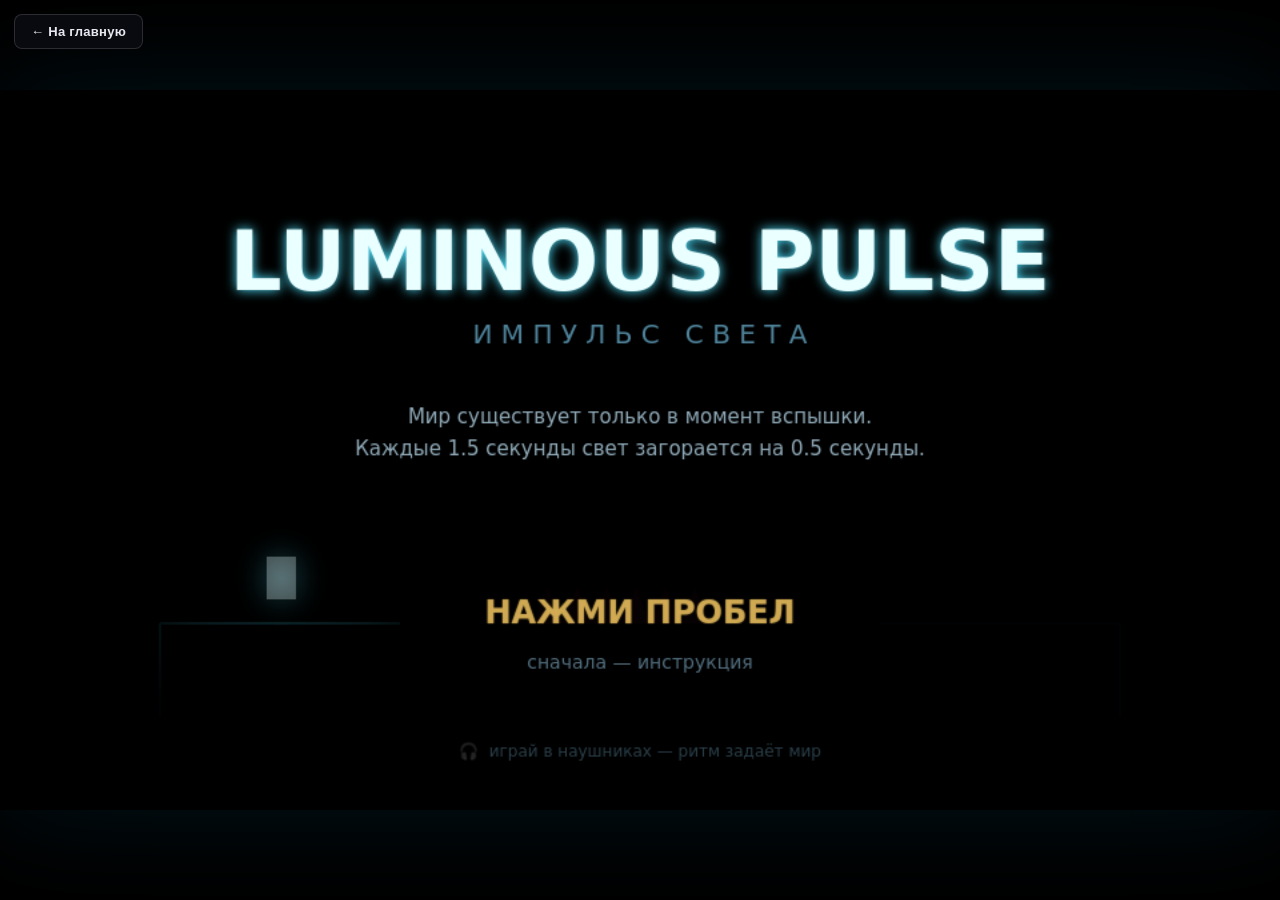
<file: game/8game.html>
<!DOCTYPE html>
<html lang="ru">
<head>
<meta charset="UTF-8">
<meta name="viewport" content="width=device-width, initial-scale=1">
<title>Luminous Pulse — Импульс Света</title>
<style>
  html,body{margin:0;height:100%;background:#000;overflow:hidden;
    font-family:system-ui,-apple-system,'Segoe UI',Roboto,sans-serif;}
  #wrap{position:fixed;inset:0;display:flex;align-items:center;justify-content:center;}
  canvas{display:block;box-shadow:0 0 100px rgba(0,190,255,.10);}

    /* Кнопка «На главную» */
.back-to-main {
  position: fixed;
  top: 14px;
  left: 14px;
  z-index: 9999;
  padding: 9px 16px;
  font-family: 'Segoe UI', Roboto, sans-serif;
  font-size: 13px;
  font-weight: 700;
  letter-spacing: .3px;
  color: #e8e8f0;
  background: rgba(12, 12, 20, 0.82);
  border: 1px solid rgba(255, 255, 255, 0.14);
  border-radius: 8px;
  text-decoration: none;
  backdrop-filter: blur(6px);
  transition: background .15s, border-color .15s, transform .15s;
  display: inline-flex;
  align-items: center;
  gap: 6px;
}
.back-to-main:hover {
  background: rgba(30, 30, 45, 0.95);
  border-color: rgba(255, 215, 94, 0.55);
  color: #ffd75e;
  transform: translateY(-1px);
}
.back-to-main:active {
  transform: translateY(1px);
}

</style>
</head>
<body>

<a href="../index.html" id="backToMain" class="back-to-main">← На главную</a>

<div id="wrap"><canvas id="c" width="960" height="540"></canvas></div>
<script>
"use strict";

/* ============================================================
   LUMINOUS PULSE  /  ИМПУЛЬС СВЕТА
   ============================================================ */

const VW = 960, VH = 540;
const cvs = document.getElementById('c');
const ctx = cvs.getContext('2d');

const dcv = document.createElement('canvas');
dcv.width = VW; dcv.height = VH;
const dctx = dcv.getContext('2d');

function resize(){
  const s = Math.min(innerWidth / VW, innerHeight / VH);
  cvs.style.width  = (VW * s) + 'px';
  cvs.style.height = (VH * s) + 'px';
}
addEventListener('resize', resize); resize();

/* ============================================================
   AUDIO ENGINE
   ============================================================ */

let actx = null, masterGain = null, musicGain = null, sfxGain = null;
let noiseBuf = null;
let musicPlaying = false;
let musicStartTime = 0;
let nextNoteTime = 0;
let beatIndex = 0;
let schedId = null;

const BPM = 80;
const BEAT = 60 / BPM;
const PULSE_BEATS = 2;
const PULSE_PERIOD = BEAT * PULSE_BEATS;
const LIGHT_DURATION = 0.5;

const PROG = [
  { root: 55.00, tones: [220.00, 261.63, 329.63] },
  { root: 43.65, tones: [174.61, 220.00, 261.63] },
  { root: 65.41, tones: [261.63, 329.63, 392.00] },
  { root: 49.00, tones: [196.00, 246.94, 293.66] },
];
const ARP = [0, 1, 2, 1, 0, 2, 1, 2];

function initAudio(){
  if (actx) return;
  const AC = window.AudioContext || window.webkitAudioContext;
  actx = new AC();

  masterGain = actx.createGain(); masterGain.gain.value = 0.85;
  masterGain.connect(actx.destination);

  musicGain = actx.createGain(); musicGain.gain.value = 0.50;
  musicGain.connect(masterGain);

  sfxGain = actx.createGain(); sfxGain.gain.value = 0.45;
  sfxGain.connect(masterGain);

  const len = Math.floor(actx.sampleRate * 0.7);
  noiseBuf = actx.createBuffer(1, len, actx.sampleRate);
  const d = noiseBuf.getChannelData(0);
  for (let i = 0; i < len; i++) d[i] = Math.random() * 2 - 1;
}

function env(g, t, a, d, peak){
  g.gain.cancelScheduledValues(t);
  g.gain.setValueAtTime(0.0001, t);
  g.gain.exponentialRampToValueAtTime(Math.max(peak, 0.0002), t + a);
  g.gain.exponentialRampToValueAtTime(0.0001, t + a + d);
}

function kick(t){
  const o = actx.createOscillator(), g = actx.createGain();
  o.type = 'sine';
  o.frequency.setValueAtTime(165, t);
  o.frequency.exponentialRampToValueAtTime(44, t + 0.10);
  env(g, t, 0.002, 0.30, 1.0);
  o.connect(g); g.connect(musicGain);
  o.start(t); o.stop(t + 0.36);
}

function snare(t){
  const n = actx.createBufferSource(); n.buffer = noiseBuf;
  const f = actx.createBiquadFilter(); f.type = 'bandpass';
  f.frequency.value = 1900; f.Q.value = 0.7;
  const g = actx.createGain(); env(g, t, 0.002, 0.16, 0.45);
  n.connect(f); f.connect(g); g.connect(musicGain);
  n.start(t); n.stop(t + 0.25);

  const o = actx.createOscillator(), g2 = actx.createGain();
  o.type = 'triangle'; o.frequency.setValueAtTime(195, t);
  env(g2, t, 0.002, 0.09, 0.22);
  o.connect(g2); g2.connect(musicGain);
  o.start(t); o.stop(t + 0.15);
}

function hat(t, vel){
  const n = actx.createBufferSource(); n.buffer = noiseBuf;
  const f = actx.createBiquadFilter(); f.type = 'highpass'; f.frequency.value = 7500;
  const g = actx.createGain(); env(g, t, 0.001, 0.045, vel);
  n.connect(f); f.connect(g); g.connect(musicGain);
  n.start(t); n.stop(t + 0.09);
}

function bass(t, freq, dur, vel){
  const o = actx.createOscillator(), g = actx.createGain();
  o.type = 'sawtooth'; o.frequency.value = freq;
  const f = actx.createBiquadFilter(); f.type = 'lowpass';
  f.frequency.setValueAtTime(520, t);
  f.frequency.exponentialRampToValueAtTime(150, t + dur);
  env(g, t, 0.012, dur, vel);
  o.connect(f); f.connect(g); g.connect(musicGain);
  o.start(t); o.stop(t + dur + 0.06);
}

function lead(t, freq, dur, vel){
  const o = actx.createOscillator(), g = actx.createGain();
  o.type = 'triangle'; o.frequency.value = freq;
  env(g, t, 0.006, dur, vel);
  o.connect(g); g.connect(musicGain);
  o.start(t); o.stop(t + dur + 0.05);
}

function scheduleBeat(bi, t){
  const b = ((bi % 4) + 4) % 4;
  const bar = Math.floor(bi / 4) % 4;
  const ch = PROG[bar];

  if (b === 0 || b === 2) kick(t);
  if (b === 1 || b === 3) snare(t);

  hat(t, b % 2 === 0 ? 0.20 : 0.13);
  hat(t + BEAT / 2, 0.085);

  if (b === 0 || b === 2) bass(t, ch.root, BEAT * 0.95, 0.42);
  if (b === 1) bass(t, ch.root * 1.5, BEAT * 0.5, 0.24);
  if (b === 3) bass(t, ch.root * 2.0, BEAT * 0.5, 0.20);

  for (let i = 0; i < 2; i++){
    const idx = (b * 2 + i) % 8;
    lead(t + i * BEAT / 2, ch.tones[ARP[idx]], BEAT * 0.42, 0.065);
  }
}

function scheduler(){
  if (!musicPlaying) return;
  while (nextNoteTime < actx.currentTime + 0.15){
    scheduleBeat(beatIndex, nextNoteTime);
    nextNoteTime += BEAT;
    beatIndex++;
  }
}

function startMusic(){
  if (!actx || musicPlaying) return;
  musicPlaying = true;
  beatIndex = 0;
  nextNoteTime = actx.currentTime + 0.12;
  musicStartTime = nextNoteTime;
  if (schedId) clearInterval(schedId);
  schedId = setInterval(scheduler, 25);
}

function sfxJump(onBeat){
  if (!actx) return;
  const t = actx.currentTime;
  const o = actx.createOscillator(), g = actx.createGain();
  o.type = 'square';
  o.frequency.setValueAtTime(onBeat ? 720 : 520, t);
  o.frequency.exponentialRampToValueAtTime(onBeat ? 1180 : 780, t + 0.09);
  env(g, t, 0.004, 0.10, 0.10);
  o.connect(g); g.connect(sfxGain);
  o.start(t); o.stop(t + 0.16);
}

function sfxPing(){
  if (!actx) return;
  const t = actx.currentTime;
  [1320, 1980].forEach((f, i) => {
    const o = actx.createOscillator(), g = actx.createGain();
    o.type = 'sine'; o.frequency.value = f;
    env(g, t + i * 0.02, 0.003, 0.16, 0.10);
    o.connect(g); g.connect(sfxGain);
    o.start(t + i * 0.02); o.stop(t + 0.25);
  });
}

function sfxDeath(){
  if (!actx) return;
  const t = actx.currentTime;
  const n = actx.createBufferSource(); n.buffer = noiseBuf;
  const f = actx.createBiquadFilter(); f.type = 'lowpass';
  f.frequency.setValueAtTime(2600, t);
  f.frequency.exponentialRampToValueAtTime(180, t + 0.45);
  const g = actx.createGain(); env(g, t, 0.004, 0.42, 0.5);
  n.connect(f); f.connect(g); g.connect(sfxGain);
  n.start(t); n.stop(t + 0.55);

  const o = actx.createOscillator(), g2 = actx.createGain();
  o.type = 'sawtooth';
  o.frequency.setValueAtTime(340, t);
  o.frequency.exponentialRampToValueAtTime(60, t + 0.4);
  env(g2, t, 0.004, 0.36, 0.22);
  o.connect(g2); g2.connect(sfxGain);
  o.start(t); o.stop(t + 0.45);
}

function sfxWin(){
  if (!actx) return;
  const t = actx.currentTime;
  [523.25, 659.25, 783.99, 1046.5].forEach((f, i) => {
    const o = actx.createOscillator(), g = actx.createGain();
    o.type = 'triangle'; o.frequency.value = f;
    env(g, t + i * 0.10, 0.01, 0.35, 0.16);
    o.connect(g); g.connect(sfxGain);
    o.start(t + i * 0.10); o.stop(t + i * 0.10 + 0.5);
  });
}

/* ============================================================
   LEVELS
   ============================================================ */

const LEVELS = [
  {
    name: "ПУЛЬС 001 — ПЕРВОЕ ДЫХАНИЕ",
    hint: "Запоминай. Двигайся. В такт.",
    width: 2700,
    spawn: { x: 60, y: 400 },
    goal:  { x: 2560, y: 380, w: 44, h: 100 },
    platforms: [
      { x: 0,    y: 480, w: 700, h: 120 },
      { x: 860,  y: 480, w: 520, h: 120 },
      { x: 1540, y: 480, w: 420, h: 120 },
      { x: 2120, y: 480, w: 580, h: 120 },
      { x: 740,  y: 350, w: 90,  h: 14 },
      { x: 1420, y: 360, w: 90,  h: 14 },
      { x: 2000, y: 335, w: 90,  h: 14 }
    ],
    spikes: [
      { x: 380,  y: 456, w: 70, h: 24 },
      { x: 1650, y: 456, w: 90, h: 24 }
    ],
    enemies: [
      { type: 'patrol', x: 1000, y: 448, w: 26, h: 32, from: 880,  to: 1330, speed: 90 },
      { type: 'patrol', x: 2200, y: 448, w: 26, h: 32, from: 2170, to: 2470, speed: 115 }
    ]
  },
  {
    name: "ПУЛЬС 002 — ТЕНИ ДВИЖУТСЯ",
    hint: "Враги движутся в темноте. Слушай ритм.",
    width: 3250,
    spawn: { x: 50, y: 400 },
    goal:  { x: 3120, y: 380, w: 44, h: 100 },
    platforms: [
      { x: 0,    y: 480, w: 520, h: 120 },
      { x: 680,  y: 480, w: 380, h: 120 },
      { x: 1220, y: 480, w: 300, h: 120 },
      { x: 1680, y: 480, w: 460, h: 120 },
      { x: 2300, y: 480, w: 950, h: 120 },
      { x: 560,  y: 360, w: 80,  h: 14 },
      { x: 1100, y: 350, w: 80,  h: 14 },
      { x: 1560, y: 368, w: 80,  h: 14 },
      { x: 2180, y: 340, w: 80,  h: 14 },
      { x: 880,  y: 250, w: 130, h: 14 },
      { x: 2700, y: 330, w: 110, h: 14 }
    ],
    spikes: [
      { x: 300,  y: 456, w: 80,  h: 24 },
      { x: 780,  y: 456, w: 60,  h: 24 },
      { x: 1300, y: 456, w: 80,  h: 24 },
      { x: 1820, y: 456, w: 100, h: 24 },
      { x: 2450, y: 456, w: 70,  h: 24 }
    ],
    enemies: [
      { type: 'patrol', x: 130,  y: 448, w: 26, h: 32, from: 60,   to: 480,  speed: 105 },
      { type: 'patrol', x: 1720, y: 448, w: 26, h: 32, from: 1700, to: 2100, speed: 135 },
      { type: 'float',  x: 950,  y: 200, w: 28, h: 28, from: 180,  to: 400,  speed: 85  },
      { type: 'float',  x: 2760, y: 200, w: 28, h: 28, from: 200,  to: 420,  speed: 95  }
    ]
  },
  {
    name: "ПУЛЬС 003 — АРИТМИЯ",
    hint: "Дыши вместе со светом. Финальный аккорд.",
    width: 3700,
    spawn: { x: 50, y: 400 },
    goal:  { x: 3560, y: 380, w: 44, h: 100 },
    platforms: [
      { x: 0,    y: 480, w: 420, h: 120 },
      { x: 580,  y: 480, w: 300, h: 120 },
      { x: 1040, y: 480, w: 260, h: 120 },
      { x: 1460, y: 480, w: 340, h: 120 },
      { x: 1960, y: 480, w: 300, h: 120 },
      { x: 2420, y: 480, w: 340, h: 120 },
      { x: 2900, y: 480, w: 800, h: 120 },
      { x: 450,  y: 370, w: 70,  h: 14 },
      { x: 910,  y: 350, w: 70,  h: 14 },
      { x: 1330, y: 370, w: 70,  h: 14 },
      { x: 1840, y: 350, w: 70,  h: 14 },
      { x: 2300, y: 370, w: 70,  h: 14 },
      { x: 2790, y: 350, w: 70,  h: 14 },
      { x: 1580, y: 230, w: 150, h: 14 },
      { x: 2480, y: 220, w: 150, h: 14 }
    ],
    spikes: [
      { x: 220,  y: 456, w: 70,  h: 24 },
      { x: 640,  y: 456, w: 70,  h: 24 },
      { x: 1120, y: 456, w: 80,  h: 24 },
      { x: 1560, y: 456, w: 90,  h: 24 },
      { x: 2050, y: 456, w: 80,  h: 24 },
      { x: 2520, y: 456, w: 90,  h: 24 },
      { x: 3200, y: 456, w: 80,  h: 24 }
    ],
    enemies: [
      { type: 'patrol', x: 120,  y: 448, w: 26, h: 32, from: 40,   to: 380,  speed: 120 },
      { type: 'patrol', x: 640,  y: 448, w: 26, h: 32, from: 590,  to: 850,  speed: 140 },
      { type: 'patrol', x: 1500, y: 448, w: 26, h: 32, from: 1480, to: 1760, speed: 150 },
      { type: 'patrol', x: 2440, y: 448, w: 26, h: 32, from: 2440, to: 2720, speed: 160 },
      { type: 'float',  x: 1000, y: 200, w: 28, h: 28, from: 170,  to: 400,  speed: 110 },
      { type: 'float',  x: 2000, y: 200, w: 28, h: 28, from: 170,  to: 400,  speed: 120 },
      { type: 'float',  x: 3000, y: 200, w: 28, h: 28, from: 190,  to: 420,  speed: 130 }
    ]
  }
];

/* ============================================================
   GAME STATE
   ============================================================ */

const GRAV = 2200;
const RUN_SPEED = 300;
const ACCEL = 2600;
const FRICTION = 2400;
const JUMP_V = 760;

const state = {
  screen: 'menu',
  levelIndex: 0,
  deaths: 0,
  totalDeaths: 0,
  score: 0,
  combo: 0,
  bestCombo: 0,
  onBeatActions: 0,
  totalActions: 0,
  deadTimer: 0,
  introTimer: 0,
  shake: 0,
  time: 0,
  flash: 0,
  lastOnBeatTime: -99
};

let level = null;
let light = { li: 0, cycle: 0, onBeat: false, dist: 1 };

const player = {
  x: 0, y: 0, w: 22, h: 32,
  vx: 0, vy: 0,
  grounded: false,
  coyote: 0,
  jumpBuf: 0,
  facing: 1,
  aura: 0
};

const cam = { x: 0, y: 0, tx: 0 };
const particles = [];
const floaters = [];

const keys = { left: false, right: false, jump: false };

/* ============================================================
   HELPERS
   ============================================================ */

const clamp = (v, a, b) => v < a ? a : v > b ? b : v;
const approach = (v, t, d) => v < t ? Math.min(v + d, t) : Math.max(v - d, t);

function aabb(a, b){
  return a.x < b.x + b.w && a.x + a.w > b.x &&
         a.y < b.y + b.h && a.y + a.h > b.y;
}

function pulseAABB(x, y, w, h){
  const pad = 4;
  return aabb({ x: x + pad, y: y + pad, w: w - pad * 2, h: h - pad * 2 },
              { x: player.x, y: player.y, w: player.w, h: player.h });
}

function roundRect(c, x, y, w, h, r){
  c.beginPath();
  c.moveTo(x + r, y);
  c.lineTo(x + w - r, y);
  c.quadraticCurveTo(x + w, y, x + w, y + r);
  c.lineTo(x + w, y + h - r);
  c.quadraticCurveTo(x + w, y + h, x + w - r, y + h);
  c.lineTo(x + r, y + h);
  c.quadraticCurveTo(x, y + h, x, y + h - r);
  c.lineTo(x, y + r);
  c.quadraticCurveTo(x, y, x + r, y);
  c.closePath();
}

/* ============================================================
   AUDIO-DRIVEN LIGHT
   ============================================================ */

function getLight(){
  if (!actx || !musicPlaying) return { li: 0, cycle: 0, onBeat: false, dist: 1 };
  const t = actx.currentTime - musicStartTime;
  const pp = PULSE_PERIOD;
  let cycle = ((t % pp) + pp) % pp;

  let li;
  if (cycle < LIGHT_DURATION){
    li = Math.min(1, cycle / 0.025);
  } else {
    li = Math.max(0, 1 - (cycle - LIGHT_DURATION) / 0.13);
  }

  const ph = ((t % BEAT) + BEAT) % BEAT;
  const dist = Math.min(ph, BEAT - ph);

  return { li, cycle, onBeat: dist < 0.135, dist };
}

/* ============================================================
   LEVEL LOADING
   ============================================================ */

function loadLevel(i){
  state.levelIndex = i;
  const src = LEVELS[i];
  level = JSON.parse(JSON.stringify(src));
  level.enemies.forEach(e => { e.dir = 1; e.oy = e.y; });
  resetPlayer();
  resetEnemies();
  particles.length = 0;
  floaters.length = 0;
  cam.x = 0;
  state.introTimer = 1.6;
  state.combo = 0;
  state.deadTimer = 0;
  state.shake = 0;
}

function resetPlayer(){
  player.x = level.spawn.x;
  player.y = level.spawn.y;
  player.vx = 0;
  player.vy = 0;
  player.grounded = false;
  player.coyote = 0;
  player.jumpBuf = 0;
  player.aura = 0;
  player.facing = 1;
}

function resetEnemies(){
  level.enemies = JSON.parse(JSON.stringify(LEVELS[state.levelIndex].enemies));
  level.enemies.forEach(e => { e.dir = 1; e.oy = e.y; });
}

/* ============================================================
   INPUT
   ============================================================ */

addEventListener('keydown', e => {
  if (['ArrowLeft','ArrowRight','ArrowUp','ArrowDown','Space'].includes(e.code)) e.preventDefault();
  if (e.repeat) return;

  if (e.code === 'ArrowLeft'  || e.code === 'KeyA') keys.left = true;
  if (e.code === 'ArrowRight' || e.code === 'KeyD') keys.right = true;
  if (e.code === 'Space' || e.code === 'ArrowUp' || e.code === 'KeyW'){
    keys.jump = true;
    onJumpPressed();
  }

  if (e.code === 'Space' || e.code === 'Enter'){
    handleConfirm();
  }
});

addEventListener('keyup', e => {
  if (e.code === 'ArrowLeft'  || e.code === 'KeyA') keys.left = false;
  if (e.code === 'ArrowRight' || e.code === 'KeyD') keys.right = false;
  if (e.code === 'Space' || e.code === 'ArrowUp' || e.code === 'KeyW') keys.jump = false;
});

function onJumpPressed(){
  if (state.screen !== 'play' || state.deadTimer > 0) return;
  player.jumpBuf = 0.13;
}

function handleConfirm(){
  if (state.screen === 'menu'){
    state.screen = 'instructions';
  } else if (state.screen === 'instructions'){
    initAudio();
    if (actx.state === 'suspended') actx.resume();
    startMusic();
    loadLevel(0);
    state.screen = 'play';
  } else if (state.screen === 'levelclear'){
    if (state.levelIndex + 1 < LEVELS.length){
      loadLevel(state.levelIndex + 1);
      state.screen = 'play';
    } else {
      state.screen = 'win';
    }
  } else if (state.screen === 'win'){
    state.levelIndex = 0;
    state.totalDeaths = 0;
    state.score = 0;
    state.bestCombo = 0;
    state.onBeatActions = 0;
    state.totalActions = 0;
    loadLevel(0);
    state.screen = 'play';
  }
}

addEventListener('pointerdown', () => {
  if (actx && actx.state === 'suspended') actx.resume();
  if (state.screen !== 'play') handleConfirm();
});

/* ============================================================
   PARTICLES
   ============================================================ */

function spawnParticles(x, y, color, count, speed){
  for (let i = 0; i < count; i++){
    const a = Math.random() * Math.PI * 2;
    const s = speed * (0.25 + Math.random() * 0.9);
    particles.push({
      x, y,
      vx: Math.cos(a) * s,
      vy: Math.sin(a) * s,
      life: 0.35 + Math.random() * 0.45,
      max: 0.8,
      color,
      size: 1.5 + Math.random() * 2.8
    });
  }
}

function spawnRing(x, y, color){
  floaters.push({ x, y, r: 6, maxR: 60, life: 0.45, max: 0.45, color });
}

function updateParticles(dt){
  for (let i = particles.length - 1; i >= 0; i--){
    const p = particles[i];
    p.x += p.vx * dt;
    p.y += p.vy * dt;
    p.vy += 700 * dt;
    p.vx *= 0.97;
    p.life -= dt;
    if (p.life <= 0) particles.splice(i, 1);
  }
  for (let i = floaters.length - 1; i >= 0; i--){
    const f = floaters[i];
    f.life -= dt;
    f.r += (f.maxR - f.r) * dt * 8;
    if (f.life <= 0) floaters.splice(i, 1);
  }
}

/* ============================================================
   UPDATE
   ============================================================ */

function update(dt){
  state.time += dt;

  light = getLight();
  if (state.introTimer > 0){
    state.introTimer -= dt;
    light.li = 1;
  }

  if (state.flash > 0) state.flash -= dt * 4;
  if (state.shake > 0) state.shake = Math.max(0, state.shake - dt * 40);

  if (state.screen === 'play'){
    if (state.deadTimer > 0){
      state.deadTimer -= dt;
      if (state.deadTimer <= 0) respawn();
    } else {
      updatePlayer(dt);
      updateEnemies(dt);
      checkHazards();
      checkGoal();
    }
  }

  if (state.combo > 0 && state.time - state.lastOnBeatTime > 3.2){
    state.combo = 0;
  }
  player.aura = clamp(state.combo / 5, 0, 1) * 0.92;

  updateParticles(dt);
  updateCamera(dt);
}

function updatePlayer(dt){
  const p = player;
  const wasGrounded = p.grounded;

  let ax = 0;
  if (keys.left)  ax -= 1;
  if (keys.right) ax += 1;

  const boost = state.combo >= 3 ? 1.14 : 1.0;
  const target = ax * RUN_SPEED * boost;

  if (ax !== 0){
    p.vx = approach(p.vx, target, ACCEL * dt);
    p.facing = ax;
  } else {
    p.vx = approach(p.vx, 0, FRICTION * dt);
  }

  if (p.jumpBuf > 0) p.jumpBuf -= dt;
  if (p.coyote > 0) p.coyote -= dt;

  if (p.jumpBuf > 0 && (p.grounded || p.coyote > 0)){
    p.jumpBuf = 0;
    p.coyote = 0;
    p.grounded = false;

    const onBeat = light.dist < 0.135;
    state.totalActions++;
    if (onBeat){
      state.onBeatActions++;
      state.combo++;
      state.bestCombo = Math.max(state.bestCombo, state.combo);
      state.score += 50 + state.combo * 10;
      state.lastOnBeatTime = state.time;
      sfxPing();
      spawnRing(p.x + p.w / 2, p.y + p.h, '#4de2ff');
      spawnParticles(p.x + p.w / 2, p.y + p.h, '#4de2ff', 8, 130);
    } else {
      state.combo = 0;
    }

    p.vy = -(onBeat ? JUMP_V * 1.13 : JUMP_V);
    sfxJump(onBeat);
  }

  p.vy += GRAV * dt;
  if (p.vy > 1400) p.vy = 1400;

  p.x += p.vx * dt;
  for (const pl of level.platforms){
    if (aabb(p, pl)){
      if (p.vx > 0) p.x = pl.x - p.w;
      else if (p.vx < 0) p.x = pl.x + pl.w;
      p.vx = 0;
    }
  }

  p.y += p.vy * dt;
  p.grounded = false;
  for (const pl of level.platforms){
    if (aabb(p, pl)){
      if (p.vy > 0){
        p.y = pl.y - p.h;
        p.grounded = true;
      } else if (p.vy < 0){
        p.y = pl.y + pl.h;
      }
      p.vy = 0;
    }
  }

  if (p.grounded) p.coyote = 0.11;
  else if (wasGrounded && p.vy > 0) p.coyote = Math.max(p.coyote, 0.11);

  if (p.x < 0) { p.x = 0; p.vx = 0; }
  if (p.x + p.w > level.width) { p.x = level.width - p.w; p.vx = 0; }

  if (p.y > VH + 220){
    killPlayer();
  }
}

function updateEnemies(dt){
  for (const e of level.enemies){
    if (e.type === 'patrol'){
      e.x += e.dir * e.speed * dt;
      if (e.x <= e.from){ e.x = e.from; e.dir = 1; }
      if (e.x + e.w >= e.to){ e.x = e.to - e.w; e.dir = -1; }
    } else if (e.type === 'float'){
      e.y += e.dir * e.speed * dt;
      if (e.y <= e.from){ e.y = e.from; e.dir = 1; }
      if (e.y >= e.to){ e.y = e.to; e.dir = -1; }
    }
  }
}

function checkHazards(){
  for (const s of level.spikes){
    if (pulseAABB(s.x, s.y + 6, s.w, s.h - 6)){
      killPlayer();
      return;
    }
  }
  for (const e of level.enemies){
    if (pulseAABB(e.x, e.y, e.w, e.h)){
      killPlayer();
      return;
    }
  }
}

function checkGoal(){
  if (aabb(player, level.goal)){
    state.screen = 'levelclear';
    state.score += 500;
    sfxWin();
    spawnParticles(level.goal.x + level.goal.w / 2,
                   level.goal.y + level.goal.h / 2, '#ffd166', 40, 300);
  }
}

function killPlayer(){
  if (state.deadTimer > 0) return;
  state.deaths++;
  state.totalDeaths++;
  state.combo = 0;
  state.deadTimer = 0.8;
  state.shake = 16;
  spawnParticles(player.x + player.w / 2, player.y + player.h / 2, '#ff3b6b', 30, 300);
  sfxDeath();
}

function respawn(){
  resetPlayer();
  resetEnemies();
  state.introTimer = 0.85;
  state.deadTimer = 0;
}

function updateCamera(dt){
  if (!level) return;
  let tx = player.x + player.w / 2 - VW / 2;
  tx = clamp(tx, 0, Math.max(0, level.width - VW));
  cam.x += (tx - cam.x) * Math.min(1, dt * 8);
}

/* ============================================================
   RENDER
   ============================================================ */

function render(){
  ctx.setTransform(1, 0, 0, 1, 0, 0);
  ctx.fillStyle = '#000';
  ctx.fillRect(0, 0, VW, VH);

  if (state.screen === 'menu'){
    drawMenu();
    return;
  }
  if (state.screen === 'instructions'){
    drawInstructions();
    return;
  }

  let sx = 0, sy = 0;
  if (state.shake > 0){
    sx = (Math.random() - 0.5) * state.shake;
    sy = (Math.random() - 0.5) * state.shake;
  }

  ctx.save();
  ctx.translate(-cam.x + sx, sy);

  drawBackgroundGrid();
  drawGoal();
  drawPlatforms();
  drawSpikes();
  drawEnemies();
  drawParticles();
  drawRings();

  ctx.restore();

  const darkA = (1 - light.li) * 0.968;
  if (darkA > 0.012){
    dctx.setTransform(1, 0, 0, 1, 0, 0);
    dctx.clearRect(0, 0, VW, VH);
    dctx.fillStyle = 'rgba(0,0,0,' + darkA + ')';
    dctx.fillRect(0, 0, VW, VH);

    if (player.aura > 0.02){
      const px = player.x + player.w / 2 - cam.x + sx;
      const py = player.y + player.h / 2 - cam.y + sy;
      const r = 55 + 85 * player.aura;
      const g = dctx.createRadialGradient(px, py, 0, px, py, r);
      g.addColorStop(0,   'rgba(0,0,0,1)');
      g.addColorStop(0.45,'rgba(0,0,0,0.75)');
      g.addColorStop(1,   'rgba(0,0,0,0)');
      dctx.globalCompositeOperation = 'destination-out';
      dctx.fillStyle = g;
      dctx.beginPath();
      dctx.arc(px, py, r, 0, Math.PI * 2);
      dctx.fill();
      dctx.globalCompositeOperation = 'source-over';
    }

    ctx.drawImage(dcv, 0, 0);
  }

  ctx.save();
  ctx.translate(-cam.x + sx, -cam.y + sy);
  drawPlayer();
  ctx.restore();

  if (light.li > 0.85 && light.cycle < 0.09){
    ctx.fillStyle = 'rgba(120,225,255,' + (0.10 * (1 - light.cycle / 0.09)) + ')';
    ctx.fillRect(0, 0, VW, VH);
  }

  drawHUD();
  drawOverlays();
}

/* ---------- world drawing ---------- */

function drawBackgroundGrid(){
  if (!level) return;
  const startX = Math.floor(cam.x / 80) * 80;
  ctx.strokeStyle = 'rgba(70,160,200,0.075)';
  ctx.lineWidth = 1;
  ctx.beginPath();
  for (let x = startX; x < cam.x + VW + 80; x += 80){
    ctx.moveTo(x, 0); ctx.lineTo(x, VH);
  }
  for (let y = 0; y <= VH; y += 80){
    ctx.moveTo(cam.x, y); ctx.lineTo(cam.x + VW, y);
  }
  ctx.stroke();
}

function drawPlatforms(){
  for (const p of level.platforms){
    if (p.x > cam.x + VW + 60 || p.x + p.w < cam.x - 60) continue;

    ctx.fillStyle = '#0d1a26';
    ctx.fillRect(p.x, p.y, p.w, p.h);

    ctx.fillStyle = 'rgba(30,70,100,0.55)';
    ctx.fillRect(p.x, p.y, p.w, Math.min(p.h, 26));

    ctx.shadowColor = '#4de2ff';
    ctx.shadowBlur = 14;
    ctx.fillStyle = '#4de2ff';
    ctx.fillRect(p.x, p.y - 2, p.w, 3);
    ctx.shadowBlur = 0;
  }
}

function drawSpikes(){
  for (const s of level.spikes){
    if (s.x > cam.x + VW + 60 || s.x + s.w < cam.x - 60) continue;

    const count = Math.max(1, Math.round(s.w / 16));
    const tw = s.w / count;

    ctx.shadowColor = '#ff3b6b';
    ctx.shadowBlur = 14;
    ctx.fillStyle = '#ff3b6b';
    ctx.beginPath();
    for (let i = 0; i < count; i++){
      const x0 = s.x + i * tw;
      ctx.moveTo(x0, s.y + s.h);
      ctx.lineTo(x0 + tw / 2, s.y);
      ctx.lineTo(x0 + tw, s.y + s.h);
    }
    ctx.closePath();
    ctx.fill();
    ctx.shadowBlur = 0;

    ctx.fillStyle = 'rgba(255,255,255,0.35)';
    ctx.beginPath();
    for (let i = 0; i < count; i++){
      const x0 = s.x + i * tw;
      ctx.moveTo(x0 + tw / 2, s.y);
      ctx.lineTo(x0 + tw * 0.62, s.y + s.h * 0.55);
      ctx.lineTo(x0 + tw * 0.38, s.y + s.h * 0.55);
    }
    ctx.closePath();
    ctx.fill();
  }
}

function drawEnemies(){
  for (const e of level.enemies){
    if (e.x > cam.x + VW + 80 || e.x + e.w < cam.x - 80) continue;

    const cx = e.x + e.w / 2;
    const cy = e.y + e.h / 2;

    ctx.shadowColor = '#ff2d55';
    ctx.shadowBlur = 18;
    ctx.fillStyle = '#ff2d55';

    if (e.type === 'float'){
      ctx.beginPath();
      ctx.arc(cx, cy, e.w / 2, 0, Math.PI * 2);
      ctx.fill();
      ctx.shadowBlur = 0;

      ctx.strokeStyle = 'rgba(255,120,160,0.55)';
      ctx.lineWidth = 1.5;
      ctx.beginPath();
      ctx.arc(cx, cy, e.w / 2 + 5 + Math.sin(state.time * 6) * 2, 0, Math.PI * 2);
      ctx.stroke();
    } else {
      ctx.beginPath();
      ctx.moveTo(e.x, e.y + e.h);
      ctx.lineTo(e.x, e.y + e.h * 0.35);
      ctx.lineTo(cx, e.y);
      ctx.lineTo(e.x + e.w, e.y + e.h * 0.35);
      ctx.lineTo(e.x + e.w, e.y + e.h);
      ctx.closePath();
      ctx.fill();
      ctx.shadowBlur = 0;
    }

    ctx.fillStyle = '#fff';
    ctx.beginPath();
    ctx.arc(cx - 4, cy - 2, 2, 0, Math.PI * 2);
    ctx.arc(cx + 4, cy - 2, 2, 0, Math.PI * 2);
    ctx.fill();
  }
}

function drawGoal(){
  const g = level.goal;
  if (g.x > cam.x + VW + 80 || g.x + g.w < cam.x - 80) return;

  const pulse = 0.6 + 0.4 * Math.sin(state.time * 4);

  ctx.shadowColor = '#ffd166';
  ctx.shadowBlur = 26 * pulse;
  ctx.fillStyle = 'rgba(255,209,102,' + (0.18 + 0.15 * pulse) + ')';
  ctx.fillRect(g.x, g.y, g.w, g.h);

  ctx.strokeStyle = '#ffd166';
  ctx.lineWidth = 3;
  ctx.strokeRect(g.x + 1.5, g.y + 1.5, g.w - 3, g.h - 3);
  ctx.shadowBlur = 0;

  ctx.fillStyle = 'rgba(255,230,160,' + (0.5 + 0.4 * pulse) + ')';
  for (let i = 0; i < 3; i++){
    const yy = g.y + g.h - 14 - i * 22 - ((state.time * 40) % 22);
    ctx.fillRect(g.x + 10, yy, g.w - 20, 3);
  }
}

function drawParticles(){
  for (const p of particles){
    const a = clamp(p.life / p.max, 0, 1);
    ctx.globalAlpha = a;
    ctx.fillStyle = p.color;
    ctx.shadowColor = p.color;
    ctx.shadowBlur = 10;
    ctx.fillRect(p.x - p.size / 2, p.y - p.size / 2, p.size, p.size);
  }
  ctx.globalAlpha = 1;
  ctx.shadowBlur = 0;
}

function drawRings(){
  for (const f of floaters){
    const a = clamp(f.life / f.max, 0, 1);
    ctx.globalAlpha = a;
    ctx.strokeStyle = f.color;
    ctx.lineWidth = 2.5;
    ctx.shadowColor = f.color;
    ctx.shadowBlur = 14;
    ctx.beginPath();
    ctx.arc(f.x, f.y, f.r, 0, Math.PI * 2);
    ctx.stroke();
  }
  ctx.globalAlpha = 1;
  ctx.shadowBlur = 0;
}

function drawPlayer(){
  const p = player;
  const cx = p.x + p.w / 2;
  const cy = p.y + p.h / 2;

  const dead = state.deadTimer > 0;
  const col = dead ? '#ff3b6b' : '#eaffff';

  if (player.aura > 0.02 && !dead){
    const g = ctx.createRadialGradient(cx, cy, 0, cx, cy, 70 * player.aura + 20);
    g.addColorStop(0, 'rgba(77,226,255,' + (0.28 * player.aura) + ')');
    g.addColorStop(1, 'rgba(77,226,255,0)');
    ctx.fillStyle = g;
    ctx.beginPath();
    ctx.arc(cx, cy, 70 * player.aura + 20, 0, Math.PI * 2);
    ctx.fill();
  }

  ctx.shadowColor = dead ? '#ff3b6b' : '#4de2ff';
  ctx.shadowBlur = 22;

  ctx.fillStyle = col;
  const r = 6;
  const x = p.x, y = p.y, w = p.w, h = p.h;
  ctx.beginPath();
  ctx.moveTo(x + r, y);
  ctx.lineTo(x + w - r, y);
  ctx.quadraticCurveTo(x + w, y, x + w, y + r);
  ctx.lineTo(x + w, y + h - r);
  ctx.quadraticCurveTo(x + w, y + h, x + w - r, y + h);
  ctx.lineTo(x + r, y + h);
  ctx.quadraticCurveTo(x, y + h, x, y + h - r);
  ctx.lineTo(x, y + r);
  ctx.quadraticCurveTo(x, y, x + r, y);
  ctx.closePath();
  ctx.fill();
  ctx.shadowBlur = 0;

  ctx.fillStyle = '#0a2230';
  const ex = p.facing > 0 ? x + w - 9 : x + 4;
  ctx.fillRect(ex, y + 9, 5, 7);

  if (light.onBeat && !dead){
    ctx.fillStyle = 'rgba(77,226,255,0.85)';
    ctx.beginPath();
    ctx.ellipse(cx, p.y + h + 3, 14, 4, 0, 0, Math.PI * 2);
    ctx.fill();
  }
}

/* ---------- HUD ---------- */

function drawHUD(){
  ctx.save();
  ctx.font = '600 14px system-ui, sans-serif';
  ctx.textBaseline = 'top';

  ctx.fillStyle = 'rgba(180,230,255,0.75)';
  ctx.fillText(level.name, 22, 20);

  ctx.fillStyle = 'rgba(255,90,130,0.85)';
  ctx.font = '600 13px system-ui, sans-serif';
  ctx.fillText('СМЕРТИ: ' + state.deaths, 22, 42);

  ctx.textAlign = 'right';
  ctx.fillStyle = 'rgba(255,209,102,0.9)';
  ctx.font = '700 20px system-ui, sans-serif';
  ctx.fillText(String(state.score).padStart(6, '0'), VW - 22, 18);
  ctx.font = '600 12px system-ui, sans-serif';
  ctx.fillStyle = 'rgba(255,209,102,0.5)';
  ctx.fillText('ОЧКИ', VW - 22, 44);
  ctx.textAlign = 'left';

  if (state.combo > 1){
    ctx.textAlign = 'center';
    const s = 1 + Math.min(state.combo, 10) * 0.035;
    ctx.save();
    ctx.translate(VW / 2, 44);
    ctx.scale(s, s);
    ctx.fillStyle = 'rgba(77,226,255,0.95)';
    ctx.shadowColor = '#4de2ff';
    ctx.shadowBlur = 16;
    ctx.font = '800 26px system-ui, sans-serif';
    ctx.fillText('В ТАКТ ×' + state.combo, 0, 0);
    ctx.restore();
    ctx.shadowBlur = 0;
    ctx.textAlign = 'left';
  }

  drawPulseBar();
  ctx.restore();
}

function drawPulseBar(){
  const bw = 260, bh = 7;
  const bx = VW / 2 - bw / 2;
  const by = VH - 34;

  ctx.fillStyle = 'rgba(255,255,255,0.07)';
  ctx.fillRect(bx, by, bw, bh);

  const lightFrac = LIGHT_DURATION / PULSE_PERIOD;
  const litNow = light.cycle < LIGHT_DURATION;
  ctx.fillStyle = litNow ? 'rgba(77,226,255,0.95)' : 'rgba(77,226,255,0.25)';
  ctx.shadowColor = '#4de2ff';
  ctx.shadowBlur = litNow ? 16 : 0;
  ctx.fillRect(bx, by, bw * lightFrac, bh);
  ctx.shadowBlur = 0;

  const prog = light.cycle / PULSE_PERIOD;
  const mx = bx + bw * prog;
  ctx.fillStyle = '#ffffff';
  ctx.shadowColor = '#ffffff';
  ctx.shadowBlur = 12;
  ctx.fillRect(mx - 1.5, by - 4, 3, bh + 8);
  ctx.shadowBlur = 0;

  for (let i = 0; i < PULSE_BEATS; i++){
    const dx = bx + bw * ((i + 0.5) / PULSE_BEATS);
    const beatOn = light.cycle >= (i * BEAT) && light.cycle < (i * BEAT) + 0.1;
    ctx.fillStyle = beatOn ? '#ffffff' : 'rgba(255,255,255,0.18)';
    ctx.beginPath();
    ctx.arc(dx, by + bh + 9, 2.5, 0, Math.PI * 2);
    ctx.fill();
  }

  ctx.textAlign = 'center';
  ctx.font = '600 10px system-ui, sans-serif';
  ctx.fillStyle = 'rgba(150,210,240,0.45)';
  ctx.fillText('СВЕТ 0.5с  •  ТЬМА 1.0с', VW / 2, by - 18);
  ctx.textAlign = 'left';
}

/* ---------- overlays ---------- */

function drawOverlays(){
  if (state.introTimer > 0 && state.screen === 'play'){
    const a = clamp(state.introTimer / 0.6, 0, 1);
    ctx.globalAlpha = a;
    ctx.textAlign = 'center';

    ctx.fillStyle = 'rgba(0,0,0,0.45)';
    ctx.fillRect(0, VH / 2 - 70, VW, 140);

    ctx.fillStyle = '#4de2ff';
    ctx.shadowColor = '#4de2ff';
    ctx.shadowBlur = 20;
    ctx.font = '800 34px system-ui, sans-serif';
    ctx.fillText(level.name, VW / 2, VH / 2 - 14);
    ctx.shadowBlur = 0;

    ctx.fillStyle = 'rgba(200,235,255,0.75)';
    ctx.font = '500 16px system-ui, sans-serif';
    ctx.fillText(level.hint, VW / 2, VH / 2 + 26);

    ctx.globalAlpha = 1;
    ctx.textAlign = 'left';
  }

  if (state.screen === 'levelclear'){
    ctx.fillStyle = 'rgba(0,0,0,0.78)';
    ctx.fillRect(0, 0, VW, VH);
    ctx.textAlign = 'center';

    ctx.fillStyle = '#4de2ff';
    ctx.shadowColor = '#4de2ff';
    ctx.shadowBlur = 26;
    ctx.font = '800 40px system-ui, sans-serif';
    ctx.fillText('УРОВЕНЬ ПРОЙДЕН', VW / 2, VH / 2 - 70);
    ctx.shadowBlur = 0;

    ctx.fillStyle = 'rgba(220,245,255,0.85)';
    ctx.font = '500 17px system-ui, sans-serif';
    ctx.fillText('Смертей: ' + state.deaths, VW / 2, VH / 2 - 10);
    ctx.fillText('Лучшее комбо: ×' + state.bestCombo, VW / 2, VH / 2 + 18);
    ctx.fillText('Очки: ' + state.score, VW / 2, VH / 2 + 46);

    ctx.fillStyle = 'rgba(77,226,255,' + (0.55 + 0.45 * Math.sin(state.time * 5)) + ')';
    ctx.font = '600 16px system-ui, sans-serif';
    ctx.fillText('ПРОБЕЛ — ДАЛЬШЕ', VW / 2, VH / 2 + 110);
    ctx.textAlign = 'left';
  }

  if (state.screen === 'win'){
    ctx.fillStyle = 'rgba(0,0,0,0.85)';
    ctx.fillRect(0, 0, VW, VH);
    ctx.textAlign = 'center';

    const hue = (state.time * 60) % 360;
    ctx.fillStyle = 'hsl(' + hue + ',100%,70%)';
    ctx.shadowColor = 'hsl(' + hue + ',100%,70%)';
    ctx.shadowBlur = 30;
    ctx.font = '800 46px system-ui, sans-serif';
    ctx.fillText('ВЫ СИНХРОНИЗИРОВАНЫ', VW / 2, VH / 2 - 80);
    ctx.shadowBlur = 0;

    const acc = state.totalActions > 0
      ? Math.round(100 * state.onBeatActions / state.totalActions) : 0;

    ctx.fillStyle = 'rgba(225,245,255,0.9)';
    ctx.font = '500 18px system-ui, sans-serif';
    ctx.fillText('Всего смертей: ' + state.totalDeaths, VW / 2, VH / 2 - 10);
    ctx.fillText('Лучшее комбо: ×' + state.bestCombo, VW / 2, VH / 2 + 20);
    ctx.fillText('Точность в такт: ' + acc + '%', VW / 2, VH / 2 + 50);
    ctx.fillText('Итоговый счёт: ' + state.score, VW / 2, VH / 2 + 80);

    ctx.fillStyle = 'rgba(77,226,255,' + (0.55 + 0.45 * Math.sin(state.time * 5)) + ')';
    ctx.font = '600 16px system-ui, sans-serif';
    ctx.fillText('ПРОБЕЛ — ЗАНОВО', VW / 2, VH / 2 + 140);
    ctx.textAlign = 'left';
  }
}

/* ---------- menu ---------- */

function drawMenu(){
  const t = state.time;
  const phase = (t % 1.5) / 1.5;
  const lit = phase < 0.333;
  const li = lit ? Math.min(1, phase / 0.03) : Math.max(0, 1 - (phase - 0.333) / 0.13);

  ctx.save();
  ctx.globalAlpha = 0.35 + 0.65 * li;

  ctx.strokeStyle = 'rgba(77,226,255,0.5)';
  ctx.lineWidth = 2;
  ctx.beginPath();
  ctx.moveTo(120, 400); ctx.lineTo(120, 470);
  ctx.moveTo(120, 400); ctx.lineTo(300, 400);
  ctx.moveTo(840, 400); ctx.lineTo(840, 470);
  ctx.moveTo(660, 400); ctx.lineTo(840, 400);
  ctx.stroke();

  ctx.fillStyle = 'rgba(255,59,107,0.9)';
  for (let i = 0; i < 6; i++){
    ctx.beginPath();
    ctx.moveTo(400 + i * 22, 400);
    ctx.lineTo(411 + i * 22, 372);
    ctx.lineTo(422 + i * 22, 400);
    ctx.closePath();
    ctx.fill();
  }

  ctx.fillStyle = 'rgba(234,255,255,0.95)';
  ctx.shadowColor = '#4de2ff';
  ctx.shadowBlur = 24;
  ctx.fillRect(200, 350, 22, 32);
  ctx.shadowBlur = 0;
  ctx.restore();

  const darkA = (1 - li) * 0.93;
  dctx.setTransform(1, 0, 0, 1, 0, 0);
  dctx.clearRect(0, 0, VW, VH);
  dctx.fillStyle = 'rgba(0,0,0,' + darkA + ')';
  dctx.fillRect(0, 0, VW, VH);

  const px = 211, py = 366;
  const r = 130;
  const g = dctx.createRadialGradient(px, py, 0, px, py, r);
  g.addColorStop(0, 'rgba(0,0,0,1)');
  g.addColorStop(0.55, 'rgba(0,0,0,0.6)');
  g.addColorStop(1, 'rgba(0,0,0,0)');
  dctx.globalCompositeOperation = 'destination-out';
  dctx.fillStyle = g;
  dctx.beginPath(); dctx.arc(px, py, r, 0, Math.PI * 2); dctx.fill();
  dctx.globalCompositeOperation = 'source-over';

  ctx.drawImage(dcv, 0, 0);

  ctx.textAlign = 'center';

  const glow = lit ? 30 : 8;
  ctx.fillStyle = '#eaffff';
  ctx.shadowColor = '#4de2ff';
  ctx.shadowBlur = glow;
  ctx.font = '800 62px system-ui, sans-serif';
  ctx.fillText('LUMINOUS PULSE', VW / 2, 150);
  ctx.shadowBlur = 0;

  ctx.fillStyle = 'rgba(120,200,235,0.65)';
  ctx.font = '500 20px system-ui, sans-serif';
  ctx.fillText('И М П У Л Ь С   С В Е Т А', VW / 2, 190);

  ctx.fillStyle = 'rgba(200,235,255,0.72)';
  ctx.font = '500 15px system-ui, sans-serif';
  ctx.fillText('Мир существует только в момент вспышки.', VW / 2, 250);
  ctx.fillText('Каждые 1.5 секунды свет загорается на 0.5 секунды.', VW / 2, 274);

  const pulse = 0.5 + 0.5 * Math.sin(t * 4);
  ctx.fillStyle = 'rgba(255,209,102,' + (0.55 + 0.45 * pulse) + ')';
  ctx.shadowColor = '#ffd166';
  ctx.shadowBlur = 20 * pulse;
  ctx.font = '700 24px system-ui, sans-serif';
  ctx.fillText('НАЖМИ ПРОБЕЛ', VW / 2, 400);
  ctx.shadowBlur = 0;

  ctx.fillStyle = 'rgba(150,200,230,0.55)';
  ctx.font = '500 14px system-ui, sans-serif';
  ctx.fillText('сначала — инструкция', VW / 2, 434);

  ctx.fillStyle = 'rgba(120,180,210,0.35)';
  ctx.font = '500 12px system-ui, sans-serif';
  ctx.fillText('🎧  играй в наушниках — ритм задаёт мир', VW / 2, 500);

  ctx.textAlign = 'left';
}

/* ============================================================
   INSTRUCTIONS SCREEN
   ============================================================ */

function drawCard(x, y, w, h, title, color){
  ctx.fillStyle = 'rgba(8,22,36,0.82)';
  roundRect(ctx, x, y, w, h, 12);
  ctx.fill();

  ctx.strokeStyle = color;
  ctx.globalAlpha = 0.4;
  ctx.lineWidth = 1.5;
  roundRect(ctx, x, y, w, h, 12);
  ctx.stroke();
  ctx.globalAlpha = 1;

  // title bar
  ctx.fillStyle = color;
  ctx.font = '800 14px system-ui, sans-serif';
  ctx.textAlign = 'left';
  ctx.fillText(title, x + 18, y + 24);

  ctx.globalAlpha = 0.3;
  ctx.fillStyle = color;
  ctx.fillRect(x + 18, y + 32, w - 36, 1);
  ctx.globalAlpha = 1;
}

function drawKeyCap(x, y, w, h, label, sub){
  ctx.fillStyle = 'rgba(20,45,65,0.9)';
  roundRect(ctx, x, y, w, h, 6);
  ctx.fill();

  ctx.strokeStyle = 'rgba(77,226,255,0.7)';
  ctx.lineWidth = 1.5;
  roundRect(ctx, x, y, w, h, 6);
  ctx.stroke();

  ctx.fillStyle = '#eaffff';
  ctx.font = '800 ' + (h > 32 ? 15 : 13) + 'px system-ui, sans-serif';
  ctx.textAlign = 'center';
  ctx.textBaseline = 'middle';
  ctx.fillText(label, x + w / 2, y + h / 2 + 1);
  ctx.textBaseline = 'alphabetic';
  ctx.textAlign = 'left';

  if (sub){
    ctx.fillStyle = 'rgba(120,180,210,0.6)';
    ctx.font = '600 11px system-ui, sans-serif';
    ctx.textAlign = 'center';
    ctx.fillText(sub, x + w / 2, y + h + 14);
    ctx.textAlign = 'left';
  }
}

function drawInstructions(){
  const t = state.time;

  ctx.fillStyle = '#000';
  ctx.fillRect(0, 0, VW, VH);

  // subtle grid
  ctx.strokeStyle = 'rgba(77,226,255,0.045)';
  ctx.lineWidth = 1;
  ctx.beginPath();
  for (let x = 0; x < VW; x += 60){ ctx.moveTo(x, 0); ctx.lineTo(x, VH); }
  for (let y = 0; y < VH; y += 60){ ctx.moveTo(0, y); ctx.lineTo(VW, y); }
  ctx.stroke();

  // title
  ctx.textAlign = 'center';
  ctx.fillStyle = '#eaffff';
  ctx.shadowColor = '#4de2ff';
  ctx.shadowBlur = 22;
  ctx.font = '800 34px system-ui, sans-serif';
  ctx.fillText('КАК ИГРАТЬ', VW / 2, 50);
  ctx.shadowBlur = 0;

  ctx.fillStyle = 'rgba(120,200,235,0.55)';
  ctx.font = '500 13px system-ui, sans-serif';
  ctx.fillText('прочти — потом играй в ритме', VW / 2, 72);
  ctx.textAlign = 'left';

  // -------- Card 1: УПРАВЛЕНИЕ --------
  const c1x = 30, c1y = 90, c1w = 435, c1h = 150;
  drawCard(c1x, c1y, c1w, c1h, 'УПРАВЛЕНИЕ', '#4de2ff');

  drawKeyCap(c1x + 24,  c1y + 56, 46, 46, 'A');
  drawKeyCap(c1x + 80,  c1y + 56, 46, 46, 'D');
  drawKeyCap(c1x + 146, c1y + 56, 46, 46, '←');
  drawKeyCap(c1x + 202, c1y + 56, 46, 46, '→');

  ctx.fillStyle = 'rgba(200,235,255,0.8)';
  ctx.font = '500 13px system-ui, sans-serif';
  ctx.fillText('движение влево / вправо', c1x + 24, c1y + 128);

  // space bar
  const spX = c1x + 260, spY = c1y + 56;
  ctx.fillStyle = 'rgba(20,45,65,0.9)';
  roundRect(ctx, spX, spY, 155, 46, 6);
  ctx.fill();
  ctx.strokeStyle = 'rgba(255,209,102,0.8)';
  ctx.lineWidth = 1.5;
  roundRect(ctx, spX, spY, 155, 46, 6);
  ctx.stroke();

  ctx.fillStyle = '#ffd166';
  ctx.font = '800 14px system-ui, sans-serif';
  ctx.textAlign = 'center';
  ctx.textBaseline = 'middle';
  ctx.fillText('ПРОБЕЛ  /  W  /  ↑', spX + 77, spY + 23);
  ctx.textBaseline = 'alphabetic';
  ctx.textAlign = 'left';

  ctx.fillStyle = 'rgba(255,209,102,0.75)';
  ctx.font = '500 13px system-ui, sans-serif';
  ctx.textAlign = 'center';
  ctx.fillText('прыжок', spX + 77, spY + 62);
  ctx.textAlign = 'left';

  // -------- Card 2: РИТМ СВЕТА --------
  const c2x = 495, c2y = 90, c2w = 435, c2h = 150;
  drawCard(c2x, c2y, c2w, c2h, 'РИТМ СВЕТА', '#7cf3d0');

  // mini pulse animation
  const barX = c2x + 24, barY = c2y + 66, barW = c2w - 48, barH = 9;
  const cyc = (t % PULSE_PERIOD) / PULSE_PERIOD;
  const litPhase = cyc < (LIGHT_DURATION / PULSE_PERIOD);
  const litA = litPhase
    ? Math.min(1, cyc / 0.03)
    : Math.max(0, 1 - (cyc - 0.333) / 0.13);

  // track
  ctx.fillStyle = 'rgba(255,255,255,0.07)';
  roundRect(ctx, barX, barY, barW, barH, 4);
  ctx.fill();

  // light segment
  const segW = barW * (LIGHT_DURATION / PULSE_PERIOD);
  ctx.fillStyle = 'rgba(124,243,208,' + (0.25 + 0.75 * litA) + ')';
  ctx.shadowColor = '#7cf3d0';
  ctx.shadowBlur = litPhase ? 16 : 0;
  roundRect(ctx, barX, barY, segW, barH, 4);
  ctx.fill();
  ctx.shadowBlur = 0;

  // marker
  const mx = barX + barW * cyc;
  ctx.fillStyle = '#ffffff';
  ctx.shadowColor = '#fff';
  ctx.shadowBlur = 10;
  ctx.fillRect(mx - 1.5, barY - 5, 3, barH + 10);
  ctx.shadowBlur = 0;

  // labels under bar
  ctx.font = '700 11px system-ui, sans-serif';
  ctx.fillStyle = litPhase ? '#7cf3d0' : 'rgba(124,243,208,0.45)';
  ctx.fillText('СВЕТ 0.5с', barX, barY + 32);
  ctx.textAlign = 'right';
  ctx.fillStyle = 'rgba(160,180,200,0.55)';
  ctx.fillText('ТЬМА 1.0с', barX + barW, barY + 32);
  ctx.textAlign = 'left';

  // description
  ctx.fillStyle = 'rgba(200,235,255,0.78)';
  ctx.font = '500 12.5px system-ui, sans-serif';
  ctx.fillText('В темноте мир невидим — запоминай его', c2x + 24, c2y + 138);

  // -------- Card 3: ЦЕЛЬ --------
  const c3x = 30, c3y = 255, c3w = 435, c3h = 145;
  drawCard(c3x, c3y, c3w, c3h, 'ЦЕЛЬ', '#ffd166');

  // golden door icon
  const dx = c3x + 26, dy = c3y + 58, dw = 40, dh = 62;
  const dp = 0.6 + 0.4 * Math.sin(t * 4);
  ctx.shadowColor = '#ffd166';
  ctx.shadowBlur = 18 * dp;
  ctx.fillStyle = 'rgba(255,209,102,' + (0.22 + 0.15 * dp) + ')';
  ctx.fillRect(dx, dy, dw, dh);
  ctx.strokeStyle = '#ffd166';
  ctx.lineWidth = 2.5;
  ctx.strokeRect(dx + 1, dy + 1, dw - 2, dh - 2);
  ctx.shadowBlur = 0;

  ctx.fillStyle = 'rgba(255,230,160,0.85)';
  for (let i = 0; i < 3; i++){
    const yy = dy + dh - 10 - i * 14 - ((t * 34) % 14);
    ctx.fillRect(dx + 8, yy, dw - 16, 2);
  }

  ctx.fillStyle = 'rgba(220,245,255,0.85)';
  ctx.font = '600 15px system-ui, sans-serif';
  ctx.fillText('Дойди до золотой двери', c3x + 90, c3y + 82);

  ctx.fillStyle = 'rgba(180,220,240,0.65)';
  ctx.font = '500 12.5px system-ui, sans-serif';
  ctx.fillText('Она всегда светится справа на уровне.', c3x + 90, c3y + 104);
  ctx.fillText('Касание двери = победа.', c3x + 90, c3y + 124);

  // -------- Card 4: ОПАСНОСТИ --------
  const c4x = 495, c4y = 255, c4w = 435, c4h = 145;
  drawCard(c4x, c4y, c4w, c4h, 'ОПАСНОСТИ', '#ff3b6b');

  // spike icon
  const sx0 = c4x + 26, sy0 = c4y + 62;
  ctx.shadowColor = '#ff3b6b';
  ctx.shadowBlur = 14;
  ctx.fillStyle = '#ff3b6b';
  ctx.beginPath();
  for (let i = 0; i < 4; i++){
    const x0 = sx0 + i * 12;
    ctx.moveTo(x0, sy0 + 30);
    ctx.lineTo(x0 + 6, sy0);
    ctx.lineTo(x0 + 12, sy0 + 30);
  }
  ctx.closePath();
  ctx.fill();
  ctx.shadowBlur = 0;

  // enemy icon
  const ex0 = c4x + 100, ey0 = c4y + 58, ew = 26, eh = 34;
  ctx.shadowColor = '#ff2d55';
  ctx.shadowBlur = 16;
  ctx.fillStyle = '#ff2d55';
  ctx.beginPath();
  ctx.moveTo(ex0, ey0 + eh);
  ctx.lineTo(ex0, ey0 + eh * 0.35);
  ctx.lineTo(ex0 + ew / 2, ey0);
  ctx.lineTo(ex0 + ew, ey0 + eh * 0.35);
  ctx.lineTo(ex0 + ew, ey0 + eh);
  ctx.closePath();
  ctx.fill();
  ctx.shadowBlur = 0;

  ctx.fillStyle = '#fff';
  ctx.beginPath();
  ctx.arc(ex0 + ew / 2 - 4, ey0 + 16, 2, 0, Math.PI * 2);
  ctx.arc(ex0 + ew / 2 + 4, ey0 + 16, 2, 0, Math.PI * 2);
  ctx.fill();

  // float enemy icon
  const fx0 = c4x + 160, fy0 = c4y + 68, fr = 14;
  ctx.shadowColor = '#ff2d55';
  ctx.shadowBlur = 16;
  ctx.fillStyle = '#ff2d55';
  ctx.beginPath();
  ctx.arc(fx0, fy0, fr, 0, Math.PI * 2);
  ctx.fill();
  ctx.shadowBlur = 0;
  ctx.strokeStyle = 'rgba(255,120,160,0.6)';
  ctx.lineWidth = 1.5;
  ctx.beginPath();
  ctx.arc(fx0, fy0, fr + 4 + Math.sin(t * 6) * 1.5, 0, Math.PI * 2);
  ctx.stroke();

  ctx.fillStyle = 'rgba(255,180,200,0.9)';
  ctx.font = '600 13px system-ui, sans-serif';
  ctx.fillText('шипы', c4x + 42, c4y + 112);
  ctx.fillText('патруль', c4x + 96, c4y + 112);
  ctx.fillText('дрон', c4x + 152, c4y + 112);

  ctx.fillStyle = 'rgba(220,240,255,0.85)';
  ctx.font = '600 14px system-ui, sans-serif';
  ctx.fillText('Любое касание — мгновенная смерть.', c4x + 210, c4y + 80);
  ctx.fillStyle = 'rgba(180,220,240,0.6)';
  ctx.font = '500 12.5px system-ui, sans-serif';
  ctx.fillText('Уровень начнётся заново.', c4x + 210, c4y + 102);
  ctx.fillText('Прогресс и очки сохранятся.', c4x + 210, c4y + 122);

  // -------- Bottom wide card: В ТАКТ --------
  const wcX = 30, wcY = 415, wcW = 900, wcH = 62;
  const pulseW = 0.5 + 0.5 * Math.sin(t * 4);

  ctx.fillStyle = 'rgba(20,45,65,0.55)';
  roundRect(ctx, wcX, wcY, wcW, wcH, 12);
  ctx.fill();
  ctx.strokeStyle = 'rgba(77,226,255,' + (0.35 + 0.5 * pulseW) + ')';
  ctx.lineWidth = 1.5;
  roundRect(ctx, wcX, wcY, wcW, wcH, 12);
  ctx.stroke();

  // pulsing dot
  ctx.fillStyle = '#4de2ff';
  ctx.shadowColor = '#4de2ff';
  ctx.shadowBlur = 16 * pulseW;
  ctx.beginPath();
  ctx.arc(wcX + 34, wcY + wcH / 2, 7 * (0.85 + 0.3 * pulseW), 0, Math.PI * 2);
  ctx.fill();
  ctx.shadowBlur = 0;

  ctx.fillStyle = '#eaffff';
  ctx.font = '700 17px system-ui, sans-serif';
  ctx.fillText('ПОПАДАЙ В ТАКТ', wcX + 60, wcY + 26);

  ctx.fillStyle = 'rgba(180,225,245,0.75)';
  ctx.font = '500 13px system-ui, sans-serif';
  ctx.fillText('Прыжок в момент вспышки — выше, сильнее, и даёт комбо ×N', wcX + 60, wcY + 47);

  // combo preview on right
  ctx.textAlign = 'right';
  ctx.fillStyle = 'rgba(77,226,255,0.85)';
  ctx.font = '800 20px system-ui, sans-serif';
  ctx.fillText('КОМБО ×5', wcX + wcW - 30, wcY + 32);
  ctx.fillStyle = 'rgba(77,226,255,0.5)';
  ctx.font = '500 11px system-ui, sans-serif';
  ctx.fillText('ускоряет бег и освещает путь', wcX + wcW - 30, wcY + 50);
  ctx.textAlign = 'left';

  // -------- Prompt --------
  const pPulse = 0.5 + 0.5 * Math.sin(t * 5);
  ctx.textAlign = 'center';
  ctx.fillStyle = 'rgba(255,209,102,' + (0.5 + 0.5 * pPulse) + ')';
  ctx.shadowColor = '#ffd166';
  ctx.shadowBlur = 20 * pPulse;
  ctx.font = '800 22px system-ui, sans-serif';
  ctx.fillText('ПРОБЕЛ — НАЧАТЬ ИГРУ', VW / 2, 518);
  ctx.shadowBlur = 0;
  ctx.textAlign = 'left';
}

/* ============================================================
   MAIN LOOP
   ============================================================ */

let lastT = performance.now();

function loop(now){
  let dt = (now - lastT) / 1000;
  lastT = now;
  dt = Math.min(dt, 1 / 30);

  update(dt);
  render();

  requestAnimationFrame(loop);
}

requestAnimationFrame(loop);
</script>

<script>
  // Запоминаем, какую игру нужно оценить после возврата
  document.getElementById('backToMain').addEventListener('click', function () {
    try { localStorage.setItem('genrelab_pending', '8'); } catch (e) {}
  });
</script>

</body>
</html>
</file>
<file: assets/style.css>
/* ============ GenreLab — общая тема ============ */
:root {
  --bg: #080b14;
  --bg-2: #0d1220;
  --panel: rgba(20, 26, 44, 0.86);
  --panel-2: #141b2e;
  --line: rgba(120, 140, 200, 0.16);
  --line-strong: rgba(120, 140, 200, 0.32);
  --text: #e9eefb;
  --muted: #8b98b8;
  --accent: #6c5ce7;
  --accent-2: #00e0c6;
  --like: #ff4d7d;
  --dislike: #5a6480;
  --radius: 18px;
  --shadow: 0 18px 50px rgba(0, 0, 0, 0.45);
  --maxw: 1200px;
}

* {
  box-sizing: border-box;
}
html {
  scroll-behavior: smooth;
}
body {
  margin: 0;
  font-family:
    "Inter",
    "Segoe UI",
    system-ui,
    -apple-system,
    sans-serif;
  color: var(--text);
  background:
    radial-gradient(
      1100px 600px at 12% -8%,
      rgba(108, 92, 231, 0.2),
      transparent 60%
    ),
    radial-gradient(
      900px 500px at 92% 4%,
      rgba(0, 224, 198, 0.13),
      transparent 62%
    ),
    var(--bg);
  min-height: 100vh;
  line-height: 1.6;
  -webkit-font-smoothing: antialiased;
}
a {
  color: inherit;
  text-decoration: none;
}
img {
  max-width: 100%;
}
.container {
  width: 100%;
  max-width: var(--maxw);
  margin: 0 auto;
  padding: 0 22px;
}

/* ============ Header ============ */
#site-header {
  position: sticky;
  top: 0;
  z-index: 60;
  backdrop-filter: blur(14px);
  background: rgba(8, 11, 20, 0.78);
  border-bottom: 1px solid var(--line);
}
.header-inner {
  display: flex;
  align-items: center;
  gap: 22px;
  height: 70px;
}
.brand {
  display: flex;
  align-items: center;
  gap: 12px;
  flex-shrink: 0;
}
.brand-mark {
  width: 42px;
  height: 42px;
  border-radius: 13px;
  display: grid;
  place-items: center;
  font-size: 21px;
  background: linear-gradient(135deg, var(--accent), var(--accent-2));
  box-shadow: 0 8px 24px rgba(108, 92, 231, 0.45);
}
.brand-text {
  display: flex;
  flex-direction: column;
  line-height: 1.15;
}
.brand-text b {
  font-size: 16px;
  letter-spacing: 0.3px;
}
.brand-text small {
  font-size: 11px;
  color: var(--muted);
  letter-spacing: 0.2px;
}
.nav {
  display: flex;
  gap: 6px;
  margin-left: auto;
}
.nav-link {
  padding: 9px 16px;
  border-radius: 11px;
  font-size: 14px;
  font-weight: 600;
  color: var(--muted);
  transition: 0.18s;
  border: 1px solid transparent;
}
.nav-link:hover {
  color: var(--text);
  background: rgba(255, 255, 255, 0.05);
}
.nav-link.active {
  color: var(--text);
  background: rgba(108, 92, 231, 0.2);
  border-color: rgba(108, 92, 231, 0.45);
}
.header-progress {
  font-size: 12px;
  font-weight: 700;
  color: var(--accent-2);
  border: 1px solid rgba(0, 224, 198, 0.35);
  background: rgba(0, 224, 198, 0.09);
  padding: 7px 13px;
  border-radius: 999px;
  white-space: nowrap;
}
@media (max-width: 720px) {
  .header-inner {
    height: auto;
    flex-wrap: wrap;
    padding-top: 12px;
    padding-bottom: 12px;
    gap: 12px;
  }
  .nav {
    margin-left: 0;
    order: 3;
    width: 100%;
  }
  .header-progress {
    order: 2;
    margin-left: auto;
  }
}

/* ============ Buttons ============ */
.btn {
  display: inline-flex;
  align-items: center;
  justify-content: center;
  gap: 8px;
  padding: 11px 20px;
  border-radius: 12px;
  border: 1px solid transparent;
  font: inherit;
  font-size: 14px;
  font-weight: 700;
  cursor: pointer;
  transition: 0.18s;
  white-space: nowrap;
}
.btn-primary {
  background: linear-gradient(135deg, var(--accent), #8b7bff);
  color: #fff;
  box-shadow: 0 10px 28px rgba(108, 92, 231, 0.42);
}
.btn-primary:hover {
  transform: translateY(-2px);
  box-shadow: 0 14px 34px rgba(108, 92, 231, 0.55);
}
.btn-primary:disabled {
  opacity: 0.4;
  cursor: not-allowed;
  transform: none;
  box-shadow: none;
}
.btn-ghost {
  background: rgba(255, 255, 255, 0.045);
  border-color: var(--line-strong);
  color: var(--text);
}
.btn-ghost:hover {
  background: rgba(255, 255, 255, 0.1);
  border-color: var(--accent);
}
.btn-lg {
  padding: 14px 28px;
  font-size: 15px;
}

kbd {
  display: inline-block;
  padding: 2px 7px;
  border-radius: 6px;
  font-size: 12px;
  font-weight: 700;
  background: rgba(255, 255, 255, 0.09);
  border: 1px solid var(--line-strong);
  font-family: ui-monospace, Consolas, monospace;
}

/* ============ Hero ============ */
.hero {
  padding: 74px 0 26px;
}
.hero-badge {
  display: inline-block;
  font-size: 12px;
  font-weight: 700;
  letter-spacing: 0.9px;
  text-transform: uppercase;
  color: var(--accent-2);
  border: 1px solid rgba(0, 224, 198, 0.32);
  background: rgba(0, 224, 198, 0.08);
  padding: 7px 15px;
  border-radius: 999px;
  margin-bottom: 22px;
}
.hero-title {
  font-size: clamp(32px, 5.2vw, 58px);
  line-height: 1.08;
  margin: 0 0 20px;
  font-weight: 800;
  letter-spacing: -1.2px;
}
.grad {
  background: linear-gradient(
    120deg,
    var(--accent-2),
    var(--accent) 60%,
    #ff7ac0
  );
  -webkit-background-clip: text;
  background-clip: text;
  color: transparent;
}
.hero-lead {
  font-size: 17px;
  color: var(--muted);
  max-width: 720px;
  margin: 0 0 30px;
}
.hero-lead a {
  color: var(--accent-2);
  font-weight: 600;
  border-bottom: 1px dashed rgba(0, 224, 198, 0.5);
}
.hero-actions {
  display: flex;
  gap: 14px;
  flex-wrap: wrap;
  margin-bottom: 40px;
}

.progress-panel {
  background: var(--panel);
  border: 1px solid var(--line);
  border-radius: var(--radius);
  padding: 22px 26px;
  max-width: 620px;
  backdrop-filter: blur(8px);
}
.progress-head {
  display: flex;
  justify-content: space-between;
  font-size: 14px;
  font-weight: 700;
  margin-bottom: 12px;
}
.progress-head b {
  color: var(--accent-2);
}
.progress-track {
  height: 10px;
  border-radius: 99px;
  background: rgba(255, 255, 255, 0.07);
  overflow: hidden;
}
.progress-fill {
  height: 100%;
  width: 0;
  border-radius: 99px;
  background: linear-gradient(90deg, var(--accent), var(--accent-2));
  transition: width 0.5s cubic-bezier(0.4, 0, 0.2, 1);
}
.progress-hint {
  font-size: 13px;
  color: var(--muted);
  margin-top: 12px;
}

/* ============ Sections ============ */
.section {
  padding: 52px 0;
}
.section-head {
  margin-bottom: 32px;
}
.section-head h2 {
  font-size: clamp(24px, 3vw, 34px);
  margin: 0 0 10px;
  font-weight: 800;
  letter-spacing: -0.6px;
}
.section-head p {
  color: var(--muted);
  margin: 0;
  max-width: 720px;
}

/* ============ Cards ============ */
.grid {
  display: grid;
  grid-template-columns: repeat(auto-fill, minmax(340px, 1fr));
  gap: 22px;
}
.card {
  position: relative;
  background: var(--panel);
  border: 1px solid var(--line);
  border-radius: var(--radius);
  padding: 26px;
  display: flex;
  flex-direction: column;
  gap: 12px;
  transition: 0.22s;
  overflow: hidden;
  backdrop-filter: blur(8px);
}
.card::before {
  content: "";
  position: absolute;
  inset: 0 0 auto 0;
  height: 3px;
  background: linear-gradient(90deg, var(--card-accent, #6c5ce7), transparent);
}
.card:hover {
  transform: translateY(-5px);
  border-color: var(--line-strong);
  box-shadow: var(--shadow);
}
.card-top {
  display: flex;
  align-items: center;
  justify-content: space-between;
}
.card-emoji {
  width: 52px;
  height: 52px;
  border-radius: 15px;
  display: grid;
  place-items: center;
  font-size: 26px;
  background: rgba(255, 255, 255, 0.05);
  border: 1px solid var(--line);
}
.card-num {
  font-size: 13px;
  font-weight: 800;
  color: var(--muted);
  letter-spacing: 1px;
}
.card-title {
  font-size: 20px;
  margin: 4px 0 0;
  font-weight: 800;
  letter-spacing: -0.3px;
}
.card-ru {
  font-size: 13px;
  color: var(--muted);
  margin-top: -8px;
}
.chip {
  display: inline-block;
  align-self: flex-start;
  font-size: 12px;
  font-weight: 700;
  padding: 6px 12px;
  border-radius: 999px;
  background: rgba(108, 92, 231, 0.18);
  border: 1px solid rgba(108, 92, 231, 0.4);
  color: #c3b9ff;
}
.card-desc {
  font-size: 14px;
  color: #c2cce4;
  margin: 4px 0 0;
}
.card-list {
  margin: 0;
  padding-left: 18px;
  font-size: 13.5px;
  color: var(--muted);
  display: flex;
  flex-direction: column;
  gap: 5px;
}
.card-list li::marker {
  color: var(--accent-2);
}
.card-refs {
  font-size: 12.5px;
  color: var(--muted);
  border-top: 1px dashed var(--line);
  padding-top: 12px;
}
.card-refs b {
  color: #a9b6d4;
}
.card-foot {
  display: flex;
  gap: 10px;
  margin-top: auto;
  padding-top: 8px;
  flex-wrap: wrap;
}
.card-foot .btn {
  flex: 1;
  min-width: 130px;
}
.card-status {
  display: flex;
  justify-content: flex-start;
}
.badge {
  font-size: 12px;
  font-weight: 700;
  padding: 5px 12px;
  border-radius: 999px;
  background: rgba(255, 255, 255, 0.05);
  border: 1px solid var(--line);
  color: var(--muted);
}
.badge.like {
  background: rgba(255, 77, 125, 0.14);
  border-color: rgba(255, 77, 125, 0.45);
  color: #ff8fb0;
}
.badge.dislike {
  background: rgba(90, 100, 128, 0.2);
  border-color: rgba(90, 100, 128, 0.5);
  color: #a6b0c8;
}

/* ============ How to ============ */
.howto {
  background: var(--panel);
  border: 1px solid var(--line);
  border-radius: var(--radius);
  padding: 34px;
}
.howto h2 {
  margin: 0 0 24px;
  font-size: 24px;
  font-weight: 800;
}
.howto-grid {
  display: grid;
  grid-template-columns: repeat(auto-fit, minmax(220px, 1fr));
  gap: 22px;
}
.howto-step span {
  display: grid;
  place-items: center;
  width: 38px;
  height: 38px;
  border-radius: 12px;
  font-weight: 800;
  background: linear-gradient(135deg, var(--accent), var(--accent-2));
  color: #fff;
  margin-bottom: 12px;
}
.howto-step h4 {
  margin: 0 0 6px;
  font-size: 16px;
}
.howto-step p {
  margin: 0;
  font-size: 13.5px;
  color: var(--muted);
}

/* ============ Modal ============ */
.modal {
  position: fixed;
  inset: 0;
  z-index: 200;
  display: none;
  align-items: center;
  justify-content: center;
  padding: 20px;
}
.modal.open {
  display: flex;
}
.modal-backdrop {
  position: absolute;
  inset: 0;
  background: rgba(4, 6, 12, 0.78);
  backdrop-filter: blur(6px);
}
.modal-card {
  position: relative;
  width: 100%;
  max-width: 560px;
  max-height: 92vh;
  overflow: auto;
  background: linear-gradient(180deg, #161d33, #111726);
  border: 1px solid var(--line-strong);
  border-radius: 22px;
  padding: 30px;
  box-shadow: var(--shadow);
  animation: pop 0.28s cubic-bezier(0.2, 0.9, 0.3, 1.2);
}
@keyframes pop {
  from {
    opacity: 0;
    transform: translateY(18px) scale(0.97);
  }
  to {
    opacity: 1;
    transform: none;
  }
}
.modal-close {
  position: absolute;
  top: 14px;
  right: 16px;
  width: 34px;
  height: 34px;
  border-radius: 10px;
  background: rgba(255, 255, 255, 0.06);
  border: 1px solid var(--line);
  color: var(--muted);
  font-size: 20px;
  line-height: 1;
  cursor: pointer;
  transition: 0.15s;
}
.modal-close:hover {
  color: #fff;
  background: rgba(255, 255, 255, 0.12);
}
.modal-head {
  display: flex;
  gap: 16px;
  align-items: flex-start;
  margin-bottom: 20px;
}
.modal-step {
  font-size: 12px;
  font-weight: 700;
  color: var(--accent-2);
  letter-spacing: 0.6px;
  text-transform: uppercase;
}
.modal-head h3 {
  margin: 5px 0 9px;
  font-size: 22px;
  font-weight: 800;
}
.modal-q {
  font-size: 15px;
  color: #c2cce4;
  margin: 0 0 16px;
}
.vote-row {
  display: grid;
  grid-template-columns: 1fr 1fr;
  gap: 14px;
  margin-bottom: 16px;
}
.vote-btn {
  display: flex;
  flex-direction: column;
  align-items: center;
  gap: 8px;
  padding: 20px 12px;
  border-radius: 16px;
  border: 2px solid var(--line);
  background: rgba(255, 255, 255, 0.03);
  color: var(--text);
  font: inherit;
  font-size: 14px;
  font-weight: 700;
  cursor: pointer;
  transition: 0.18s;
}
.vote-btn span {
  font-size: 13px;
  font-weight: 600;
}
.vote-btn.like:hover,
.vote-btn.like.sel {
  border-color: var(--like);
  background: rgba(255, 77, 125, 0.14);
  transform: translateY(-2px);
}
.vote-btn.dislike:hover,
.vote-btn.dislike.sel {
  border-color: #8b96b5;
  background: rgba(139, 150, 181, 0.14);
  transform: translateY(-2px);
}
#mComment {
  width: 100%;
  min-height: 92px;
  resize: vertical;
  padding: 14px;
  border-radius: 14px;
  background: rgba(0, 0, 0, 0.28);
  border: 1px solid var(--line);
  color: var(--text);
  font: inherit;
  font-size: 14px;
  outline: none;
  transition: 0.15s;
}
#mComment:focus {
  border-color: var(--accent);
  box-shadow: 0 0 0 3px rgba(108, 92, 231, 0.18);
}
.modal-actions {
  display: flex;
  gap: 12px;
  margin-top: 18px;
  flex-wrap: wrap;
}
.modal-actions .btn {
  flex: 1;
  min-width: 150px;
}
.modal-done {
  text-align: center;
  padding: 12px 0 4px;
}
.done-icon {
  font-size: 46px;
  margin-bottom: 10px;
}
.modal-done p {
  font-size: 16px;
  font-weight: 700;
  margin: 0;
}

/* ============ Game pages ============ */
.game-page {
  padding-top: 34px;
  padding-bottom: 70px;
}
.game-bar {
  display: flex;
  align-items: center;
  gap: 18px;
  flex-wrap: wrap;
  margin-bottom: 18px;
}
.game-bar-title {
  display: flex;
  align-items: center;
  gap: 12px;
  flex-wrap: wrap;
}
.game-bar-title h1 {
  font-size: 22px;
  margin: 0;
  font-weight: 800;
  letter-spacing: -0.4px;
}
.game-bar .btn:last-child {
  margin-left: auto;
}
.game-frame {
  border-radius: 20px;
  overflow: hidden;
  border: 1px solid var(--line-strong);
  box-shadow: 0 24px 60px rgba(0, 0, 0, 0.55);
  background: #070a12;
  line-height: 0;
}
#game {
  display: block;
  width: 100%;
  height: auto;
  touch-action: none;
}
.game-hint {
  margin-top: 16px;
  padding: 14px 18px;
  border-radius: 14px;
  font-size: 14px;
  color: #c2cce4;
  background: var(--panel);
  border: 1px solid var(--line);
}
.game-note {
  margin-top: 12px;
  font-size: 13px;
  color: var(--muted);
}
.game-bar .chip {
  align-self: center;
}

/* ============ Stats ============ */
.tiles {
  display: grid;
  grid-template-columns: repeat(auto-fit, minmax(200px, 1fr));
  gap: 18px;
  margin-bottom: 34px;
}
.tile {
  background: var(--panel);
  border: 1px solid var(--line);
  border-radius: var(--radius);
  padding: 22px;
  text-align: center;
  position: relative;
  overflow: hidden;
}
.tile::before {
  content: "";
  position: absolute;
  inset: 0 0 auto 0;
  height: 3px;
  background: linear-gradient(90deg, var(--accent), var(--accent-2));
}
.tile .val {
  font-size: 34px;
  font-weight: 800;
  letter-spacing: -1px;
  line-height: 1.1;
}
.tile .lbl {
  font-size: 13px;
  color: var(--muted);
  margin-top: 6px;
  font-weight: 600;
}
.tile.like .val {
  color: var(--like);
}
.tile.dislike .val {
  color: #9aa5bf;
}

.panel {
  background: var(--panel);
  border: 1px solid var(--line);
  border-radius: var(--radius);
  padding: 28px;
  margin-bottom: 26px;
}
.panel h3 {
  margin: 0 0 6px;
  font-size: 19px;
  font-weight: 800;
}
.panel .sub {
  color: var(--muted);
  font-size: 13.5px;
  margin: 0 0 22px;
}

.bar-row {
  display: grid;
  grid-template-columns: minmax(180px, 1.3fr) 3fr auto;
  gap: 16px;
  align-items: center;
  padding: 12px 0;
  border-bottom: 1px solid var(--line);
}
.bar-row:last-child {
  border-bottom: none;
}
.bar-name {
  font-size: 14px;
  font-weight: 700;
  display: flex;
  align-items: center;
  gap: 9px;
}
.bar-name small {
  display: block;
  font-weight: 500;
  color: var(--muted);
  font-size: 12px;
}
.bar-track {
  height: 12px;
  border-radius: 99px;
  background: rgba(255, 255, 255, 0.06);
  overflow: hidden;
  position: relative;
}
.bar-fill {
  height: 100%;
  border-radius: 99px;
  background: linear-gradient(90deg, var(--like), #ff9ab5);
  transition: width 0.6s cubic-bezier(0.4, 0, 0.2, 1);
}
.bar-fill.neg {
  background: linear-gradient(90deg, #4b5470, #7c88a8);
}
.bar-val {
  font-size: 13px;
  font-weight: 800;
  color: var(--muted);
  white-space: nowrap;
  min-width: 104px;
  text-align: right;
}
.bar-val b {
  color: var(--text);
}

.rank-1 .bar-fill {
  background: linear-gradient(90deg, #ffd166, #ff9f43);
}
.rank-1 .bar-name::after {
  content: "👑";
  font-size: 14px;
}

.comment {
  border-left: 3px solid var(--accent);
  background: rgba(255, 255, 255, 0.03);
  border-radius: 0 14px 14px 0;
  padding: 14px 18px;
  margin-bottom: 12px;
}
.comment-head {
  display: flex;
  gap: 10px;
  align-items: center;
  font-size: 13px;
  font-weight: 700;
  margin-bottom: 6px;
  flex-wrap: wrap;
}
.comment-head .badge {
  font-size: 11px;
  padding: 3px 10px;
}
.comment p {
  margin: 0;
  font-size: 14px;
  color: #c2cce4;
}
.empty {
  text-align: center;
  padding: 48px 20px;
  color: var(--muted);
  border: 1px dashed var(--line-strong);
  border-radius: var(--radius);
  background: rgba(255, 255, 255, 0.02);
}
.empty .big {
  font-size: 40px;
  margin-bottom: 12px;
}
.stats-actions {
  display: flex;
  gap: 12px;
  flex-wrap: wrap;
  margin-top: 8px;
}

/* ============ Footer ============ */
#site-footer {
  border-top: 1px solid var(--line);
  margin-top: 60px;
  background: rgba(8, 11, 20, 0.6);
}
.footer-inner {
  display: flex;
  justify-content: space-between;
  align-items: center;
  gap: 18px;
  padding: 26px 22px;
  font-size: 13px;
  color: var(--muted);
  flex-wrap: wrap;
}
.footer-links {
  display: flex;
  gap: 18px;
}
.footer-links a:hover {
  color: var(--accent-2);
}

@media (max-width: 640px) {
  .bar-row {
    grid-template-columns: 1fr;
    gap: 8px;
  }
  .bar-val {
    text-align: left;
  }
  .vote-row {
    grid-template-columns: 1fr;
  }
  .hero {
    padding-top: 44px;
  }
}

/* ============ Плавные анимации ============ */

/* Появление главного контента */
main.page {
  animation: pageIn 0.45s cubic-bezier(0.2, 0.8, 0.3, 1) both;
}
@keyframes pageIn {
  from {
    opacity: 0;
    transform: translateY(10px);
  }
  to {
    opacity: 1;
    transform: none;
  }
}

/* Уход страницы */
body {
  transition: opacity 0.22s ease;
}
body.page-leaving {
  opacity: 0;
  pointer-events: none;
}

/* Карточки: плавное появление со сдвигом */
.card {
  opacity: 0;
  animation: cardIn 0.55s cubic-bezier(0.2, 0.8, 0.3, 1) backwards;
}
.card:nth-child(1) {
  animation-delay: 0.04s;
}
.card:nth-child(2) {
  animation-delay: 0.08s;
}
.card:nth-child(3) {
  animation-delay: 0.12s;
}
.card:nth-child(4) {
  animation-delay: 0.16s;
}
.card:nth-child(5) {
  animation-delay: 0.2s;
}
.card:nth-child(6) {
  animation-delay: 0.24s;
}
.card:nth-child(7) {
  animation-delay: 0.28s;
}
.card:nth-child(8) {
  animation-delay: 0.32s;
}
.card:nth-child(9) {
  animation-delay: 0.36s;
}
@keyframes cardIn {
  from {
    opacity: 0;
    transform: translateY(20px) scale(0.98);
  }
  to {
    opacity: 1;
    transform: none;
  }
}

/* Плавные кнопки */
.btn {
  transition:
    transform 0.18s cubic-bezier(0.2, 0.8, 0.3, 1),
    box-shadow 0.18s ease,
    background 0.18s ease,
    border-color 0.18s ease,
    color 0.18s ease;
}
.btn:active {
  transform: scale(0.96);
}

/* Нав-ссылки: анимация подчёркивания */
.nav-link {
  position: relative;
  transition:
    color 0.2s ease,
    background 0.2s ease,
    border-color 0.2s ease;
}
.nav-link::after {
  content: "";
  position: absolute;
  left: 16px;
  right: 16px;
  bottom: 4px;
  height: 2px;
  background: linear-gradient(90deg, var(--accent), var(--accent-2));
  transform: scaleX(0);
  transform-origin: left;
  transition: transform 0.25s cubic-bezier(0.2, 0.8, 0.3, 1);
  border-radius: 2px;
}
.nav-link:hover::after,
.nav-link.active::after {
  transform: scaleX(1);
}

/* Reveal при скролле */
.card,
.concept-table,
.tile,
.panel,
.howto {
  opacity: 0;
  transform: translateY(20px);
  transition:
    opacity 0.55s cubic-bezier(0.2, 0.8, 0.3, 1),
    transform 0.55s cubic-bezier(0.2, 0.8, 0.3, 1);
}
.card {
  animation: none;
} /* снимаем прошлую, если она была */
.card.revealed,
.concept-table.revealed,
.tile.revealed,
.panel.revealed,
.howto.revealed {
  opacity: 1;
  transform: none;
}

/* Модальное окно — плавнее */
.modal-card {
  animation: pop 0.34s cubic-bezier(0.2, 0.9, 0.3, 1.15);
}

/* Флипперы, шарики, плавные вспышки — уже внутри канваса */

/* ============ Таблица концептов ============ */
.concept-table-wrap {
  background: var(--panel);
  border: 1px solid var(--line);
  border-radius: var(--radius);
  overflow: hidden;
  backdrop-filter: blur(8px);
}
.concept-table {
  width: 100%;
  border-collapse: collapse;
}
.concept-table th,
.concept-table td {
  padding: 16px 20px;
  text-align: left;
  font-size: 14px;
  border-bottom: 1px solid var(--line);
  vertical-align: top;
}
.concept-table thead th {
  background: linear-gradient(
    180deg,
    rgba(108, 92, 231, 0.22),
    rgba(108, 92, 231, 0.05)
  );
  font-size: 12px;
  text-transform: uppercase;
  letter-spacing: 0.8px;
  color: #c3b9ff;
  font-weight: 800;
  padding: 14px 20px;
}
.concept-table tbody tr {
  transition: background 0.2s ease;
}
.concept-table tbody tr:hover {
  background: rgba(255, 255, 255, 0.035);
}
.concept-table tbody tr:last-child td {
  border-bottom: none;
}
.concept-table td:first-child {
  font-weight: 700;
  color: var(--text);
}
.concept-table td:nth-child(2) {
  color: #a9b6d4;
  font-size: 13px;
}
.concept-table td:last-child {
  color: #c2cce4;
}
.concept-table td .dot {
  display: inline-block;
  width: 8px;
  height: 8px;
  border-radius: 50%;
  margin-right: 9px;
  vertical-align: middle;
}

@media (max-width: 720px) {
  .concept-table th,
  .concept-table td {
    padding: 12px 14px;
    font-size: 13px;
  }
}

/* ============ Админ-панель ============ */
.admin-panel {
  position: relative;
  border-color: rgba(255, 209, 102, 0.35);
  background: linear-gradient(
    180deg,
    rgba(255, 209, 102, 0.06),
    var(--panel) 60%
  );
}
.admin-badge {
  position: absolute;
  top: -12px;
  left: 22px;
  font-size: 11px;
  font-weight: 800;
  letter-spacing: 0.8px;
  text-transform: uppercase;
  padding: 5px 12px;
  border-radius: 999px;
  background: linear-gradient(135deg, #ffd166, #ff9f43);
  color: #2a1a05;
  box-shadow: 0 6px 18px rgba(255, 159, 67, 0.35);
}

/* Поле имени в модалке */
.name-field {
  margin: 0 0 14px;
}
.name-field label {
  display: block;
  font-size: 12px;
  font-weight: 700;
  color: var(--muted);
  margin-bottom: 6px;
}
.name-field input {
  width: 100%;
  padding: 12px 14px;
  border-radius: 12px;
  background: rgba(0, 0, 0, 0.28);
  border: 1px solid var(--line);
  color: var(--text);
  font: inherit;
  font-size: 14px;
  outline: none;
  transition:
    border-color 0.15s ease,
    box-shadow 0.15s ease;
}
.name-field input:focus {
  border-color: var(--accent);
  box-shadow: 0 0 0 3px rgba(108, 92, 231, 0.18);
}

.comment-author {
  font-size: 12px;
  font-weight: 600;
  color: var(--muted);
  padding: 3px 9px;
  border-radius: 999px;
  background: rgba(255, 255, 255, 0.05);
  border: 1px solid var(--line);
}

/* Админ-панель */
.admin-panel {
  position: relative;
  border-color: rgba(255, 209, 102, 0.35);
  background: linear-gradient(
    180deg,
    rgba(255, 209, 102, 0.06),
    var(--panel) 60%
  );
}
.admin-badge {
  position: absolute;
  top: -12px;
  left: 22px;
  font-size: 11px;
  font-weight: 800;
  letter-spacing: 0.8px;
  text-transform: uppercase;
  padding: 5px 12px;
  border-radius: 999px;
  background: linear-gradient(135deg, #ffd166, #ff9f43);
  color: #2a1a05;
  box-shadow: 0 6px 18px rgba(255, 159, 67, 0.35);
}

/* Плавные анимации */
main.page {
  animation: pageIn 0.45s cubic-bezier(0.2, 0.8, 0.3, 1) both;
}
@keyframes pageIn {
  from {
    opacity: 0;
    transform: translateY(10px);
  }
  to {
    opacity: 1;
    transform: none;
  }
}
body {
  transition: opacity 0.22s ease;
}
body.page-leaving {
  opacity: 0;
  pointer-events: none;
}

.card {
  animation: cardIn 0.55s cubic-bezier(0.2, 0.8, 0.3, 1) backwards;
}
.card:nth-child(1) {
  animation-delay: 0.04s;
}
.card:nth-child(2) {
  animation-delay: 0.08s;
}
.card:nth-child(3) {
  animation-delay: 0.12s;
}
.card:nth-child(4) {
  animation-delay: 0.16s;
}
.card:nth-child(5) {
  animation-delay: 0.2s;
}
.card:nth-child(6) {
  animation-delay: 0.24s;
}
.card:nth-child(7) {
  animation-delay: 0.28s;
}
.card:nth-child(8) {
  animation-delay: 0.32s;
}
.card:nth-child(9) {
  animation-delay: 0.36s;
}
@keyframes cardIn {
  from {
    opacity: 0;
    transform: translateY(20px) scale(0.98);
  }
  to {
    opacity: 1;
    transform: none;
  }
}

.btn:active {
  transform: scale(0.96);
}

.nav-link {
  position: relative;
}
.nav-link::after {
  content: "";
  position: absolute;
  left: 16px;
  right: 16px;
  bottom: 4px;
  height: 2px;
  background: linear-gradient(90deg, var(--accent), var(--accent-2));
  transform: scaleX(0);
  transform-origin: left;
  transition: transform 0.25s cubic-bezier(0.2, 0.8, 0.3, 1);
  border-radius: 2px;
}
.nav-link:hover::after,
.nav-link.active::after {
  transform: scaleX(1);
}

.card,
.concept-table,
.tile,
.panel,
.howto {
  opacity: 0;
  transform: translateY(20px);
  transition:
    opacity 0.55s cubic-bezier(0.2, 0.8, 0.3, 1),
    transform 0.55s cubic-bezier(0.2, 0.8, 0.3, 1);
}
.card {
  animation: none;
}
.card.revealed,
.concept-table.revealed,
.tile.revealed,
.panel.revealed,
.howto.revealed {
  opacity: 1;
  transform: none;
}
</file>
